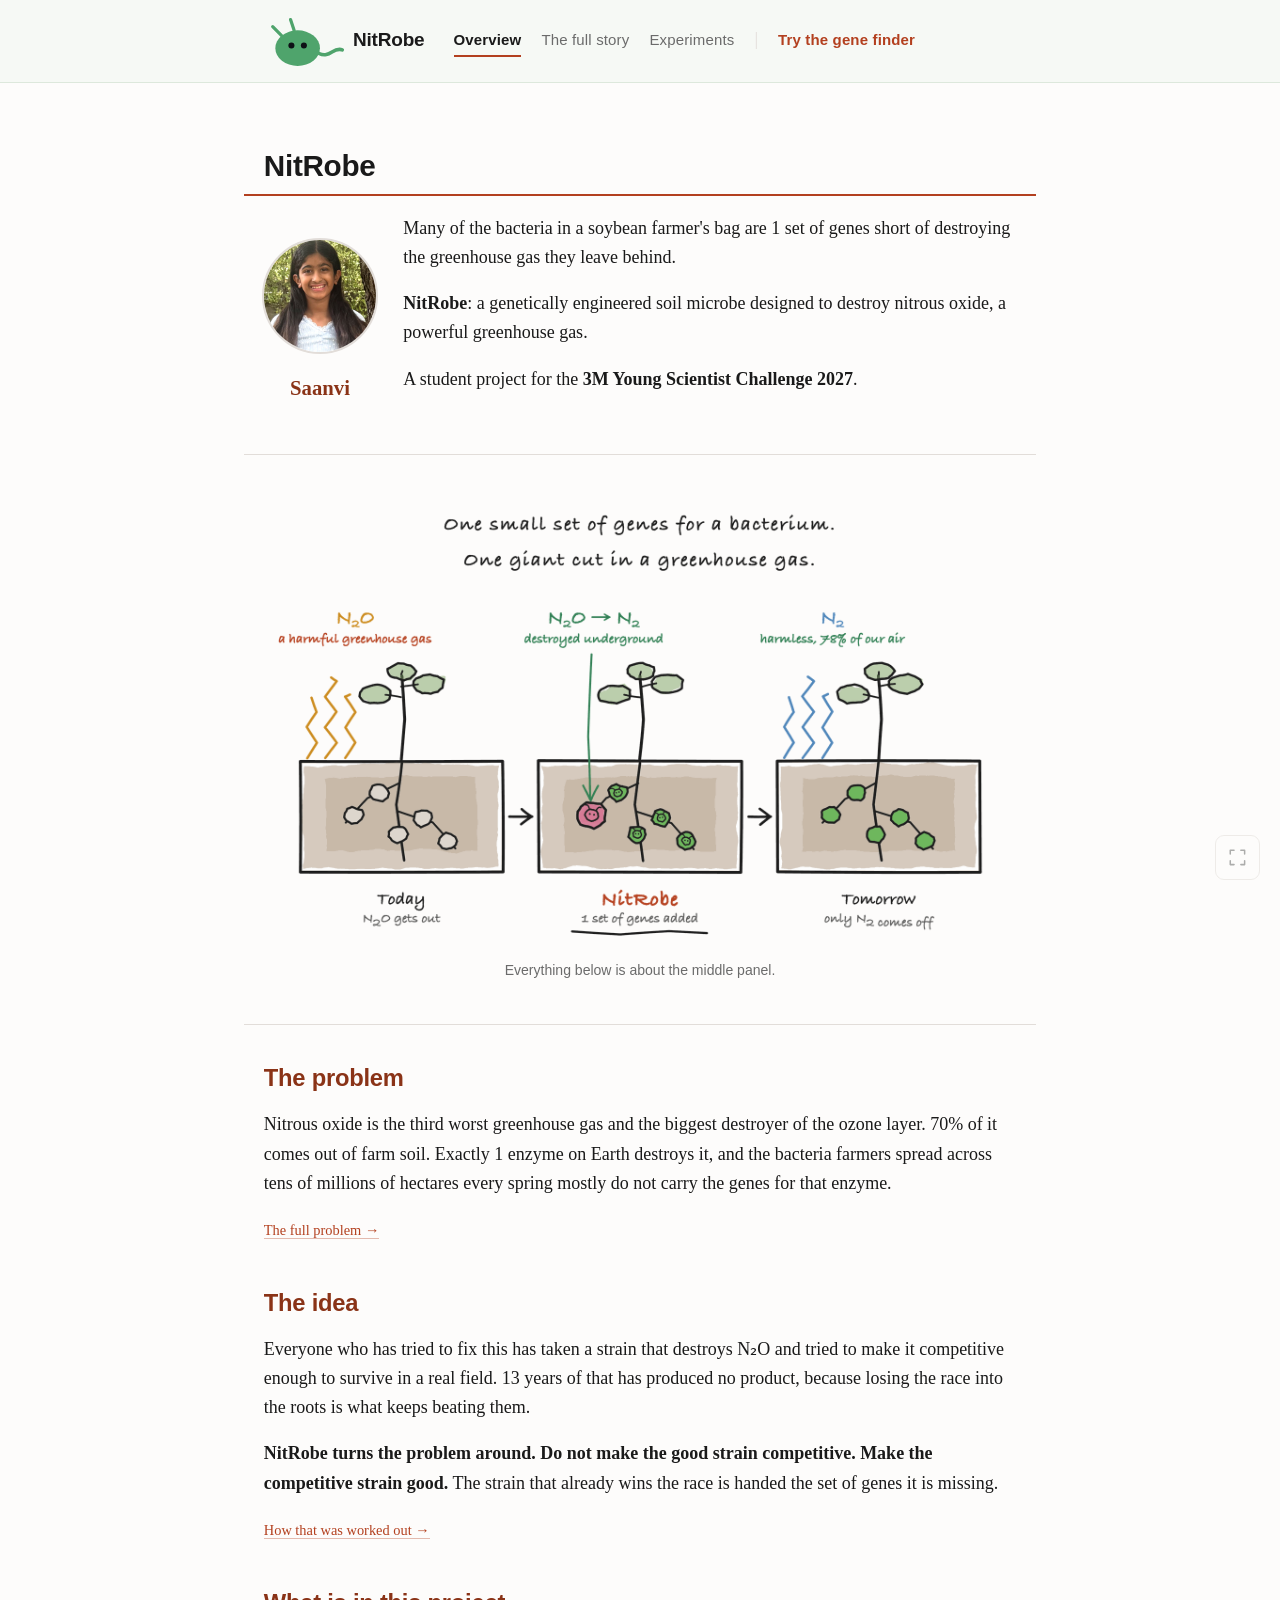
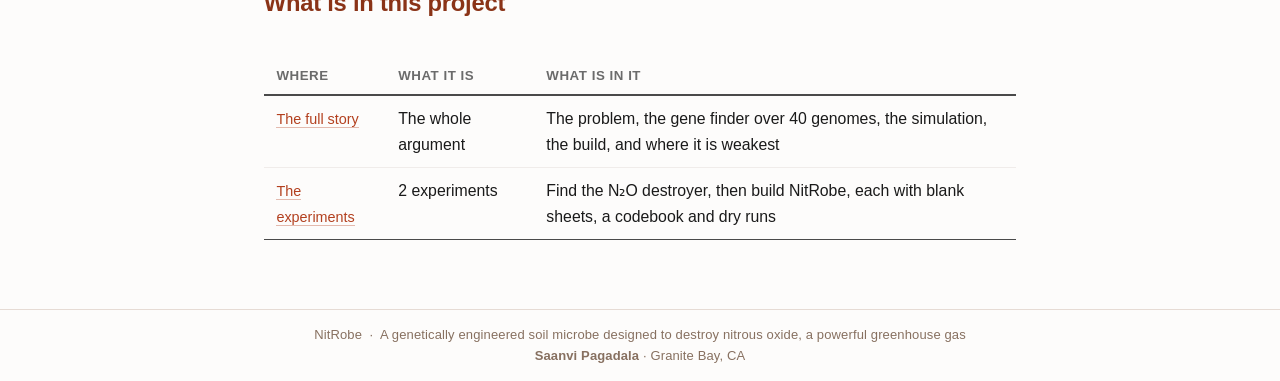
<file: index.html>
<!doctype html>
<html lang="en"><head><meta charset="utf-8">
<meta name="viewport" content="width=device-width, initial-scale=1">
<title>NitRobe</title>
<meta name="description" content="A soil microbe engineered to destroy nitrous oxide, the 3rd worst greenhouse gas. 70% of it comes off farm soil.">
<link rel="canonical" href="https://saanvipagadala.github.io/NitRobe/">
<meta property="og:type" content="website">
<meta property="og:site_name" content="NitRobe">
<meta property="og:title" content="NitRobe">
<meta property="og:description" content="A soil microbe engineered to destroy nitrous oxide, the 3rd worst greenhouse gas. 70% of it comes off farm soil.">
<meta property="og:url" content="https://saanvipagadala.github.io/NitRobe/">
<meta property="og:image" content="https://saanvipagadala.github.io/NitRobe/og-image.png">
<meta property="og:image:width" content="1200">
<meta property="og:image:height" content="630">
<meta property="og:image:alt" content="NitRobe, a soil microbe engineered to destroy a greenhouse gas">
<meta name="twitter:card" content="summary_large_image">
<meta name="twitter:title" content="NitRobe">
<meta name="twitter:description" content="A soil microbe engineered to destroy nitrous oxide, the 3rd worst greenhouse gas. 70% of it comes off farm soil.">
<meta name="twitter:image" content="https://saanvipagadala.github.io/NitRobe/og-image.png">
<meta name="theme-color" content="#4fa46c">
<link rel="icon" type="image/svg+xml" href="nitrobe.svg">
<link rel="apple-touch-icon" href="apple-touch-icon.png">
<link rel="stylesheet" href="site.css">
<style>
  /* The bar across the top. The mark's own green at about 4% over the page:
     enough that the bar reads as its own surface when the text scrolls under
     it, not enough to compete with anything on the page. MarsWorm does the
     same thing with its rust. */
  :root { --bar: #f6f9f5; --bar-rule: #dde8dc; }
  body { background: var(--bg); }
  main { margin: 0; padding: 1.4rem 0 0; }
  /* The header, in the shape the public MarsWorm pages use: sticky, the mark
     on the left, and the page it is on underlined in the accent. The links
     stay centred, which is where this site has always had them. */
  h1 { margin-bottom: 1rem; }
  h2 { margin-top: 2.2rem; font-size: 1.32rem; }
  /* Anything a fragment can land on has to clear the sticky bar, or the
     thing being linked to sits behind it. The vendored stylesheet does
     this for headings; folds and figures need it too, and an h2 rule
     here would otherwise override the vendored one. */
  main [id], main details, main summary {
    scroll-margin-top: calc(var(--nav-h) + 1.4rem); }
  h3 { font-size: 1.1rem; }
  hr { border: 0; border-top: 1px solid var(--rule); margin: 2.4rem 0 0; }
  hr + h2 { margin-top: 1.9rem; }

  /* The link that hands a line of writing off to a longer page. Set the way
     the gene finder sets "See how it was built": the accent, no extra
     weight, a hairline of the accent under it, and the size of a note
     rather than of the prose around it. 0.8rem is 14.4px here, which is
     that 14.5px. */
  a.more { font-size: .8rem; font-weight: 400;
           border-bottom-color: rgba(179, 64, 31, .35); }
  a.more:hover { color: var(--ink);
                 border-bottom-color: rgba(26, 26, 26, .4); }

  .tablewrap { overflow-x: auto; }
  .tablewrap > table { width: 100%; margin: 1.2rem 0 1.6rem; }
  table { font-size: .88rem; }
  th { font-family: var(--sans); font-size: .74rem; letter-spacing: .04em;
       text-transform: uppercase; color: var(--ink-3); font-weight: 600; }

  /* The caveats. Every one of these is somewhere the project admits a limit,
     so they are set apart rather than buried in a paragraph. */
  blockquote { border-left: 3px solid var(--accent); padding: .1rem 0 .1rem 1.1rem;
               margin: 1.4rem 0; color: var(--ink); }
  blockquote h3 { margin: .3rem 0; font-size: 1.28rem; color: var(--accent-2);
                  border: 0; padding: 0; }

  /* The experiments index, matching labs.html on the public site. The title
     is a plain link, what the experiment involves sits under it in the same
     size, and the paperwork links keep to one line so the rows line up. */
  .labs td:first-child { white-space: nowrap; width: 1%; }
  .labs td:last-child { white-space: nowrap; }
  /* The paperwork links are a footnote to the row, not part of it, so they
     are set at the size the finder uses for the same kind of link. 0.8rem is
     14.4px here, which is that 14.5px. */
  .labs td:last-child { font-size: .8rem; }
  .labs td:last-child a { display: inline-block; }
  .labs td:last-child a + a { margin-left: .7rem; }
  .labs .ask { display: block; color: var(--ink-2); margin-top: .15rem; }

  img { max-width: 100%; height: auto; background: #fff;
        border: 1px solid var(--rule-2); border-radius: 3px; margin: 1rem 0; }
  /* The drawings, presented the way the public MarsWorm pages present
     theirs. They are transparent on purpose, so they take the colour of the
     page: a white box and a border behind one shows as a pale block. */
  .fig { margin: 2rem auto; }
  .fig img { display: block; max-width: 100%; height: auto; margin: 0 auto;
             background: none; border: 0; }
  .fig figcaption { margin: .6rem auto 0; max-width: 40rem; text-align: center;
                    font-family: var(--sans); font-size: .78rem;
                    line-height: 1.5; color: var(--ink-3); }
  /* A drawing squeezed into the text column is a picture of some writing
     rather than writing. So it keeps its size and the figure scrolls
     sideways, which is what the tables on this site already do. */
  /* A drawing is allowed past the text measure, because an experiment
     squeezed into 44rem stops being readable. */
  /* Only once the window itself is narrower than the drawing does the figure
     scroll instead of shrinking past the point of being read, which is what
     the tables on this site already do. */
  @media (max-width: 62rem) {
    .fig.wide { overflow-x: auto; }
    .fig.wide img { min-width: 900px; }
  }
  /* The caption lives inside the box that scrolls, so centring it on a narrow
     screen would centre it against the drawing's full width and push it out
     of sight. Pinned to the left of the scrollport, it stays visible. */
  @media (max-width: 62rem) {
    .fig.wide figcaption { position: sticky; left: 0;
                           width: min(40rem, 92vw); margin: .6rem 0 0; }
  }
  small { color: var(--ink-3); }

  /* The folds. site.css styles these under .page, which this site does not
     use, so the same look is set out here: a quiet offer with a rule down its
     left side and a triangle that turns when it opens. */
  main > details { margin: .5rem auto 1.1rem;
                   border-left: 2px solid var(--rule); padding-top: .1rem; }
  main > details > summary { cursor: pointer; list-style: none;
                             font-family: var(--sans); font-size: .92rem;
                             font-weight: 600; color: var(--ink-2);
                             padding: .35rem 0 .35rem 1.2rem;
                             margin-left: -1.2rem; }
  main > details > summary::-webkit-details-marker { display: none; }
  main > details > summary::before { content: "▸"; display: inline-block;
                                     width: 1rem; color: var(--accent);
                                     transition: transform .15s; }
  main > details[open] > summary::before { transform: rotate(90deg); }
  main > details > summary:hover { color: var(--accent); }

  /* An open fold is an answer being read, and the page around it is a list of
     questions being scanned. So it stops looking like the list: it sits on
     its own tint, its rule turns the accent colour, and the type comes up a
     touch with more air between the lines. */
  main > details[open] { background: var(--bg-2);
                         border-left-color: var(--accent);
                         border-radius: 0 3px 3px 0;
                         margin-bottom: 1.6rem; padding-bottom: .4rem; }
  main > details[open] > summary { color: var(--ink);
                                   border-bottom: 1px solid var(--rule);
                                   margin-bottom: .5rem; }
  main > details[open] > *:not(summary) { font-size: 1.02rem;
                                          line-height: 1.72; }
  /* The padding on the fold's own children replaces what main > * gives to
     everything else, so text inside a fold lines up with text outside it. */
  main > details > *:not(summary) { padding-left: 1.2rem; }
  main > details[open] > *:not(summary) { padding-right: 1.2rem; }
  /* A call-out inside an open fold. Outside a fold it stands out by sitting
     on a tint; inside one the fold is already tinted, so the tint would
     vanish. It stands on the page's own background instead, which is the
     lighter of the 2, and keeps its accent rule. */
  main > details[open] blockquote { background: var(--bg);
                                    border-left-width: 3px;
                                    border-radius: 0 3px 3px 0;
                                    padding: .55rem 1rem .55rem 1.1rem;
                                    margin: 1.2rem 0; }

  /* Last, on purpose. Main spans the window and every child is held to the
     text measure, which is what lets a drawing sit wider than the text
     without a scrollbar. It comes after the rules above because several of
     them set a side margin of 0, and a rule or a quote pushed to the window
     edge is what that looked like. */
  main > * { max-width: var(--col); margin-left: auto; margin-right: auto;
             padding-left: clamp(1rem, 5vw, 1.1rem);
             padding-right: clamp(1rem, 5vw, 1.1rem); }
  /* A plain figure keeps to the text column. Only a wide one is
     allowed past it, which is how the public pages split them. */
  /* The footer is 2 short lines, so it is set as 2 short lines: half the gap
     above it, tighter padding, and the 2 lines closer together than ordinary
     paragraphs. The fullscreen button keeps the corner it has on the public
     pages, 1.1rem in from the edges. */
  .foot { margin-top: 2.2rem; padding-top: .9rem; padding-bottom: .9rem; }
  .foot p { margin-bottom: .15rem; }
  .foot .who { margin-bottom: 0; }

  main > figure { max-width: var(--col); }
  main > figure.wide { max-width: 62rem; }
  main > .tablewrap { max-width: var(--col); }
  /* site.css holds the hero to 40rem, and on the public pages a
     class-level rule widens it back to the column. Same here, or
     the portrait sits indented from the heading above it. */
  main > .hero { max-width: var(--col); }
</style></head><body>
<!-- The bar across the top of every page, and the footer under it.

     This is 1 file because the site is built 2 different ways. The writing is
     markdown run through pandoc; the gene finder is a standalone page built by
     work/dna_model/export_browser.py and copied in whole. Those 2 used to
     carry their own copies of the bar, and the copies drifted: different
     widths, different text sizes, a bar that slid sideways on a page with 1
     more link in it.

     Everything here is in pixels on purpose. site.css sets html to 18px and
     the finder runs at 16px, so the same rem value means 2 different sizes.
     Pixels are the only units that mean the same thing on both.

     build_site.py reads this file, fills in the 2 placeholders below, and
     puts it on both kinds of page. The placeholder names are deliberately not
     repeated in this comment: the fill-in is a plain string replace, so a
     placeholder written here would be replaced here too, and a bar full of
     links would end up inside an HTML comment. -->
<style>
.sitebar { position: sticky; top: 0; z-index: 50;
  background: #f6f9f5; border-bottom: 1px solid #dde8dc; }
/* The same width as the text column, and the same padding, so the mark starts
   exactly where the writing starts. Sized by the column rather than by its own
   contents, or the whole group shifts when a page has an extra link. */
.sitebar .inner { display: flex; align-items: center; gap: 11px 29px;
  width: 792px; max-width: 100%; margin: 0 auto;
  padding: 11px clamp(18px, 5vw, 0px); }
.sitebar .brand { display: flex; align-items: center; gap: 9px;
  color: #1a1a1a; text-decoration: none; border: 0; }
.sitebar .brand img { width: 82px; height: 60px; background: none; border: 0;
  margin: 0; }
.sitebar .brand b { font-family: "Helvetica Neue", Helvetica, Arial, sans-serif;
  font-size: 19px; line-height: 1.15; letter-spacing: -.01em; }
.sitebar .links { display: flex; flex-wrap: wrap; gap: 6px 20px; }
.sitebar .links a { font-family: "Helvetica Neue", Helvetica, Arial, sans-serif;
  font-size: 15px; letter-spacing: .01em; color: #6b6b6b;
  text-decoration: none; border: 0; padding: 3px 0; white-space: nowrap; }
.sitebar .links a:hover { color: #b3401f; }
.sitebar .links .sep { color: #e2ddd9; user-select: none; }
.sitebar .links a.tool { color: #b3401f; font-weight: 600; }
.sitebar .links a.here { color: #1a1a1a; font-weight: 600;
  border-bottom: 2px solid #b3401f; }
@media (max-width: 830px) { .sitebar .brand img { width: 44px; height: 29px; } }

/* The same numbers the MarsWorm site uses: 0.9rem of padding top and bottom
   rather than 1.4 and 3, and the 2 lines close together. The old values left
   a hand's width of nothing under the writing. */
.sitefoot { margin-top: 40px; padding: 16px clamp(18px, 5vw, 54px);
  border-top: 1px solid #e6dbd4; text-align: center; }
.sitefoot p { font-family: "Helvetica Neue", Helvetica, Arial, sans-serif;
  margin: 0 auto 3px; font-size: 13px; color: #877060; letter-spacing: .01em;
  line-height: 1.4; }
.sitefoot p:last-child { margin-bottom: 0; }
.sitefoot b { color: #877060; font-weight: 700; }
</style>
<nav class="sitebar"><div class="inner">
<a class="brand" href="index.html"><img src="nitrobe.svg" alt="">
<span class="wordmark"><b>NitRobe</b></span></a>
<div class="links"><a class="here" href="index.html">Overview</a><a class="" href="end-to-end.html">The full story</a><a class="" href="experiments/index.html">Experiments</a><span class="sep" aria-hidden="true">|</span><a class="tool" href="finder/index.html">Try the gene finder</a></div></div></nav>

<main class="">
<h1 id="nitrobe">NitRobe</h1>
<div class="hero">
<figure class="portrait">
<img src="images/saanvi.jpg" alt="Saanvi" />
<figcaption>Saanvi</figcaption>
</figure>
<div>
<p>Many of the bacteria in a soybean farmer's bag are 1 set of genes short of
destroying the greenhouse gas they leave behind.</p>
<p><strong>NitRobe</strong>: a genetically engineered soil microbe designed
to destroy nitrous oxide, a powerful greenhouse gas.</p>
<p>A student project for the <strong>3M Young Scientist Challenge
2027</strong>.</p>
</div>
</div>

<hr />
<figure class="fig"><img src="work/opening/results/the_whole_idea.png" alt="The whole idea in 3 panels"><figcaption>Everything below is about the middle panel.</figcaption></figure>
<hr />
<h2 id="the-problem">The problem</h2>
<p>Nitrous oxide is the third worst greenhouse gas and the biggest
destroyer of the ozone layer. 70% of it comes out of farm soil. Exactly
1 enzyme on Earth destroys it, and the bacteria farmers spread across
tens of millions of hectares every spring mostly do not carry the genes
for that enzyme.</p>
<p><a class="more" href="end-to-end.html#the-problem">The full problem
→</a></p>
<h2 id="the-idea">The idea</h2>
<p>Everyone who has tried to fix this has taken a strain that destroys
N₂O and tried to make it competitive enough to survive in a real field.
13 years of that has produced no product, because losing the race into
the roots is what keeps beating them.</p>
<p><strong>NitRobe turns the problem around. Do not make the good strain
competitive. Make the competitive strain good.</strong> The strain that
already wins the race is handed the set of genes it is missing.</p>
<p><a class="more" href="end-to-end.html#give-the-winner-the-genes">How
that was worked out →</a></p>
<h2 id="what-is-in-this-project">What is in this project</h2>
<div class="tablewrap"><table>
<thead>
<tr>
<th>Where</th>
<th>What it is</th>
<th>What is in it</th>
</tr>
</thead>
<tbody>
<tr>
<td><a class="more" href="end-to-end.html">The full story</a></td>
<td>The whole argument</td>
<td>The problem, the gene finder over 40 genomes, the simulation, the
build, and where it is weakest</td>
</tr>
<tr>
<td><a class="more" href="experiments/index.html">The
experiments</a></td>
<td>2 experiments</td>
<td>Find the N₂O destroyer, then build NitRobe, each with blank sheets,
a codebook and dry runs</td>
</tr>
</tbody>
</table></div>

</main>
<!-- The 2 lines every page ends on. Styled by assets/sitebar.html, which
     every page that uses this also carries. -->
<footer class="sitefoot">
<p>NitRobe &nbsp;&middot;&nbsp; A genetically engineered soil microbe designed
to destroy nitrous oxide, a powerful greenhouse gas</p>
<p><b>Saanvi Pagadala</b> &middot; Granite Bay, CA</p>
</footer>

<script>
window.wireFolds = function () {
  var folds = document.querySelectorAll("details");

  // 1 fold open at a time. Opening any other one closes it, so the page
  // never grows into a wall of text while somebody is reading it.
  folds.forEach(function (d) {
    d.addEventListener("toggle", function () {
      if (!d.open) return;
      // Closing a fold higher up the page pulls everything below it upwards,
      // so the question somebody just clicked would jump away from the
      // cursor. Measure where it sits, close the others, then scroll by the
      // difference so it stays exactly where it was.
      var head = d.querySelector("summary");
      var before = head.getBoundingClientRect().top;
      folds.forEach(function (o) { if (o !== d) o.open = false; });
      var after = head.getBoundingClientRect().top;
      if (after !== before) scrollBy(0, after - before);
    });
  });

  // A link to a closed fold lands the reader on a 1 line summary and nothing
  // else, so a fold the address bar points at opens itself. Runs on arrival
  // and again on every jump, including the back button.
  function reveal() {
    var id = location.hash.slice(1);
    if (!id) return;
    var el = document.getElementById(id);
    while (el) {
      if (el.tagName === "DETAILS") el.open = true;
      el = el.parentElement;
    }
    var t = document.getElementById(id);
    if (t) t.scrollIntoView();
  }
  addEventListener("hashchange", reveal);
  reveal();
};
wireFolds();
</script>
<!-- The fullscreen button, and the router that keeps fullscreen across links.
     Started as a copy of outreach/build/fullscreen.html so this submission
     travels on its own, and the router has since been rewritten: this site
     has pages of 2 different shapes, the writing and the gene finder, so the
     router swaps whole pages rather than 3 named parts. -->

<!-- Fullscreen, the way a video player offers it: a quiet corner button that
     gets the browser's own furniture out of the way for reading. Written by
     script rather than sitting in the markup, because a browser that cannot
     do it should not be offered it. Desktop only: an iPhone has no fullscreen
     for a page, and on a tablet the button would sit under a thumb. -->
<script>
(function () {
  var root = document.documentElement;
  if (!(root.requestFullscreen || root.webkitRequestFullscreen)) return;
  if ('ontouchstart' in window) return;
  // Every page carries this file, so a swapped-in page runs it again. The
  // button and its listeners are already here; nothing to do.
  if (window.__fsButton) return;
  window.__fsButton = true;

  var EXPAND = '<path d="M3 8V3h5M17 3h5v5M22 17v5h-5M8 22H3v-5"/>';
  var SHRINK = '<path d="M8 3v5H3M22 8h-5V3M17 22v-5h5M3 17h5v5"/>';

  var btn = document.createElement('button');
  btn.className = 'fs';
  btn.type = 'button';
  document.body.appendChild(btn);

  function on() {
    return !!(document.fullscreenElement || document.webkitFullscreenElement);
  }
  function paint() {
    var label = on() ? 'Leave fullscreen' : 'Read fullscreen';
    btn.setAttribute('aria-label', label);
    btn.title = label + '  (F)';
    btn.innerHTML = '<svg viewBox="0 0 25 25" aria-hidden="true">' +
                    (on() ? SHRINK : EXPAND) + '</svg>';
  }
  function toggle() {
    if (on()) {
      (document.exitFullscreen || document.webkitExitFullscreen).call(document);
    } else {
      (root.requestFullscreen || root.webkitRequestFullscreen).call(root);
    }
  }

  btn.addEventListener('click', toggle);
  document.addEventListener('fullscreenchange', paint);
  document.addEventListener('webkitfullscreenchange', paint);
  // The same shortcut a video player uses, but never while something is being
  // typed into, and never on top of a browser shortcut.
  addEventListener('keydown', function (e) {
    if (e.key !== 'f' && e.key !== 'F') return;
    if (e.metaKey || e.ctrlKey || e.altKey) return;
    var t = e.target;
    if (t && (t.isContentEditable ||
              /^(INPUT|TEXTAREA|SELECT)$/.test(t.tagName))) return;
    e.preventDefault();
    toggle();
  });
  paint();
})();
</script>

<!-- Fullscreen belongs to a document, so following an ordinary link drops out
     of it, and the new page cannot ask to go back in: a browser only grants
     fullscreen on a click, and a fresh document has no click behind it.

     So while fullscreen is on, and only then, a click on a link to another
     page of this site fetches that page and puts it in place of this one
     rather than navigating. The document never changes, so fullscreen never
     ends. Outside fullscreen nothing here runs at all and every link is an
     ordinary link, which is what keeps this plain static HTML for anyone
     reading it normally, and what makes the failure of any of it harmless.

     What gets swapped is the whole body, not a list of named parts. The
     writing pages and the gene finder are built by 2 different programs and
     share no layout, and the finder is a working app: it needs its own
     stylesheet, its own scripts and its own startup, not just its markup.
     Swapping everything is the only thing that covers both. -->
<script>
(function () {
  if (window.__fsRouter) return;            // a swapped-in page ran this again
  window.__fsRouter = true;

  // The bar across the top, under either of the names the 2 builds give it.
  var NAV = '.sitebar, .topbar, .nav';
  // The head is only ever asked for what styles a page and what marks it.
  // The icon is in here because the pages sit at different depths and each
  // one points at the mark its own way; left alone it asks for a file that
  // is not there.
  var SKIN = 'link[rel="stylesheet"], link[rel="icon"], style';
  // Scripts already fetched once. The finder's model is megabytes; walking
  // back into it should not download it a second time.
  var fetched = {};
  [].forEach.call(document.scripts, function (s) {
    if (s.src) fetched[s.src] = true;
  });

  function full() {
    return !!(document.fullscreenElement || document.webkitFullscreenElement);
  }

  // One script from the incoming page, put into this one so it runs. An
  // inline script is wrapped in a function so that running the same page
  // twice does not redeclare its variables; anything a page means to share
  // between its scripts it hangs on window, which still works.
  function run(src, text) {
    return new Promise(function (done) {
      if (src) {
        if (fetched[src]) return done();
        fetched[src] = true;
      }
      var s = document.createElement('script');
      if (src) {
        s.src = src;
        s.async = false;
        s.onload = s.onerror = done;
      } else {
        s.textContent = '(function(){' + text + '\n})();';
      }
      document.body.appendChild(s);
      if (!src) done();
    });
  }

  function settle(hash) {
    // The bar's height and the landing on a #section are both worked out on
    // load; a swapped-in page has to have them worked out again.
    var nav = document.querySelector(NAV);
    if (nav) {
      document.documentElement.style.setProperty(
        '--nav-h', nav.getBoundingClientRect().height + 'px');
    }
    var el = hash && document.getElementById(decodeURIComponent(hash.slice(1)));
    // Nothing animates: the stylesheet asks for no smooth scrolling, so these
    // arrive at once rather than gliding and being interrupted.
    if (el) el.scrollIntoView(true);
    else scrollTo(0, 0);
  }

  // A parsed page is not attached to anything, so its hrefs resolve against
  // the page that parsed it rather than against the page they came from.
  // Every address out of one is worked out by hand, against where it lives.
  function at(node, attr, url) {
    var v = node.getAttribute(attr);
    return v === null ? null : new URL(v, url).href;
  }

  function skin(doc, url) {
    // What styles a page is swapped like everything else, because the finder
    // carries its own sizes and the writing pages carry theirs. A stylesheet
    // both pages want is left alone rather than removed and re-added, which
    // would flash the page unstyled.
    var want = {}, have = {};
    [].forEach.call(doc.head.querySelectorAll(SKIN), function (n) {
      want[n.tagName === 'LINK' ? at(n, 'href', url) : n.textContent] = n;
    });
    [].forEach.call(document.head.querySelectorAll(SKIN), function (n) {
      var k = n.tagName === 'LINK' ? n.href : n.textContent;
      if (!want[k]) return n.remove();
      have[k] = true;
      if (n.tagName === 'LINK') n.setAttribute('href', k);
    });
    Object.keys(want).forEach(function (k) {
      if (have[k]) return;
      var n = document.importNode(want[k], true);
      // Written out in full. A stylesheet or an icon named the short way
      // means a different file on a page 1 folder down, and this one is
      // outliving the page it came from.
      if (n.tagName === 'LINK') n.setAttribute('href', k);
      document.head.appendChild(n);
    });
  }

  function swap(url, push) {
    return fetch(url.href).then(function (r) {
      if (!r.ok) throw 0;
      return r.text();
    }).then(function (text) {
      var doc = new DOMParser().parseFromString(text, 'text/html');
      if (!doc.body) throw 0;
      // The URL is changed first: every relative href and src in the incoming
      // markup is resolved against it, and the pages sit at different depths.
      if (push) history.pushState({}, '', url.href);
      skin(doc, url);
      document.title = doc.title;
      document.body.className = doc.body.className;

      // The scripts are held back and run afterwards, in order, against the
      // finished markup; the rest goes in as it is. The button is this
      // document's own and outlives the page under it.
      var scripts = [];
      var body = document.createDocumentFragment();
      [].forEach.call(doc.body.childNodes, function (n) {
        if (n.tagName === 'SCRIPT')
          scripts.push([at(n, 'src', url), n.textContent]);
        else body.appendChild(document.importNode(n, true));
      });
      var btn = document.querySelector('button.fs');
      document.body.textContent = '';
      document.body.appendChild(body);
      if (btn) document.body.appendChild(btn);

      return scripts.reduce(function (chain, s) {
        return chain.then(function () { return run(s[0], s[1]); });
      }, Promise.resolve()).then(function () { settle(url.hash); });
    }).catch(function () {
      location.href = url.href;              // give up quietly, navigate
    });
  }

  addEventListener('click', function (e) {
    if (!full() || e.defaultPrevented) return;
    if (e.metaKey || e.ctrlKey || e.shiftKey || e.altKey || e.button) return;
    var a = e.target.closest && e.target.closest('a');
    if (!a || a.target || a.hasAttribute('download')) return;
    var url = new URL(a.href, location.href);
    if (url.origin !== location.origin) return;
    // Only pages. A .csv or an image is a download or a viewer, and neither
    // is something to paste into this one.
    if (!/\.html$/.test(url.pathname)) return;
    // A link to the page already open. With a #section the browser just
    // scrolls, which is fine. Without one, as on the mark in the bar, it
    // reloads the page, and a reload is a new document: fullscreen ends.
    // So that one is done here instead, by going back to the top.
    if (url.pathname === location.pathname && url.search === location.search) {
      if (url.hash) return;
      e.preventDefault();
      if (location.hash) history.pushState({}, '', url.href);
      scrollTo(0, 0);
      return;
    }
    e.preventDefault();
    swap(url, true);
  });

  addEventListener('popstate', function () {
    if (full()) swap(new URL(location.href), false);
  });
})();
</script>

</body></html>
</file>
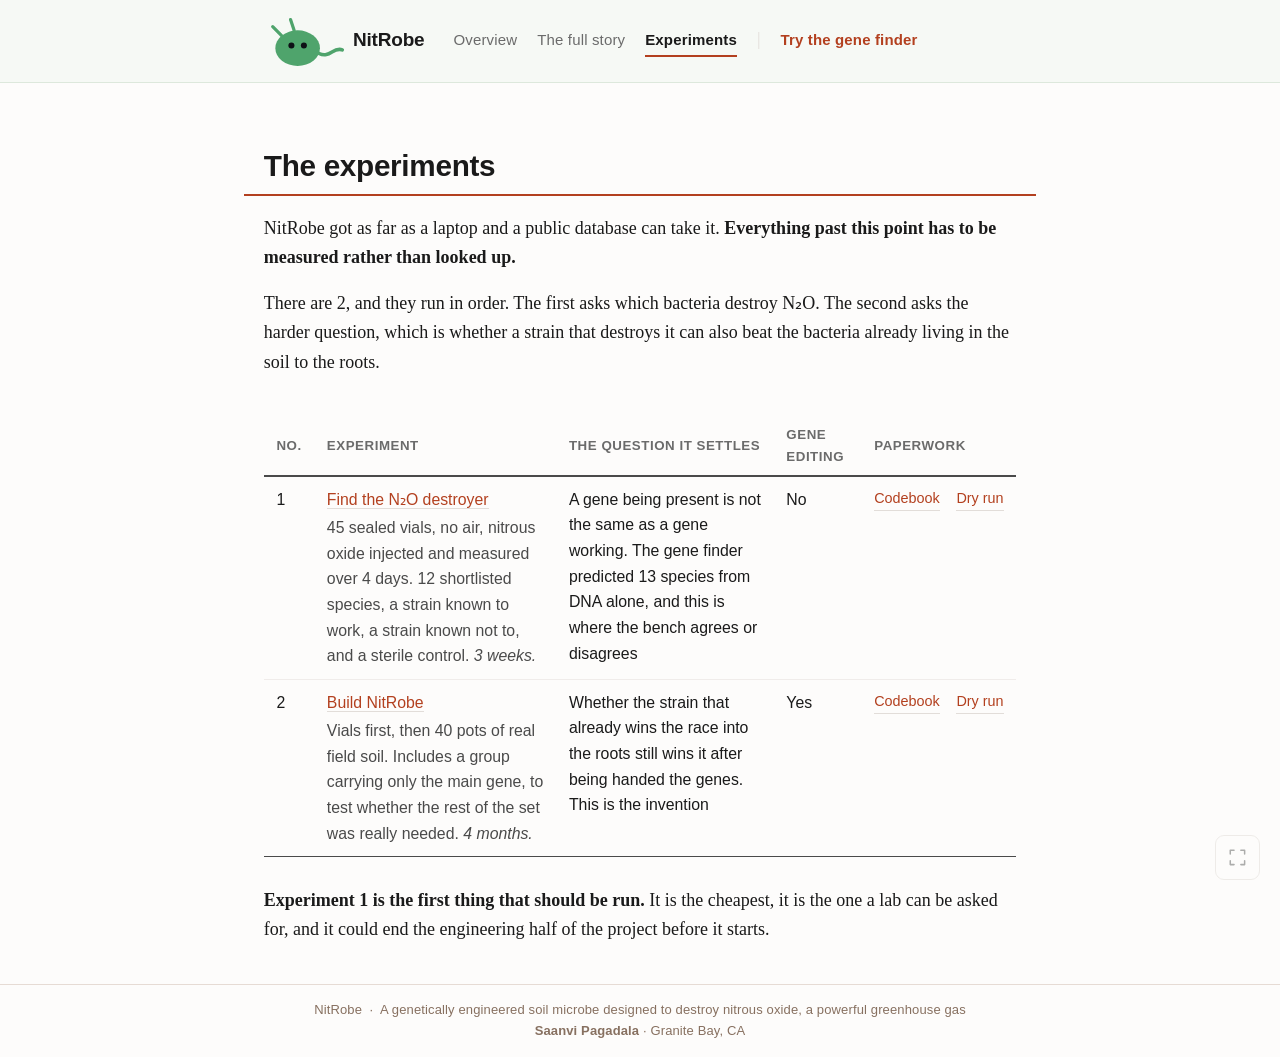
<file: experiments/index.html>
<!doctype html>
<html lang="en"><head><meta charset="utf-8">
<meta name="viewport" content="width=device-width, initial-scale=1">
<title>The experiments</title>
<meta name="description" content="2 experiments: find the N₂O destroyer, then build NitRobe, each with blank sheets, a codebook and dry runs.">
<link rel="canonical" href="https://saanvipagadala.github.io/NitRobe/experiments/index.html">
<meta property="og:type" content="website">
<meta property="og:site_name" content="NitRobe">
<meta property="og:title" content="NitRobe, the experiments">
<meta property="og:description" content="2 experiments: find the N₂O destroyer, then build NitRobe, each with blank sheets, a codebook and dry runs.">
<meta property="og:url" content="https://saanvipagadala.github.io/NitRobe/experiments/index.html">
<meta property="og:image" content="https://saanvipagadala.github.io/NitRobe/og-image.png">
<meta property="og:image:width" content="1200">
<meta property="og:image:height" content="630">
<meta property="og:image:alt" content="NitRobe, a soil microbe engineered to destroy a greenhouse gas">
<meta name="twitter:card" content="summary_large_image">
<meta name="twitter:title" content="NitRobe, the experiments">
<meta name="twitter:description" content="2 experiments: find the N₂O destroyer, then build NitRobe, each with blank sheets, a codebook and dry runs.">
<meta name="twitter:image" content="https://saanvipagadala.github.io/NitRobe/og-image.png">
<meta name="theme-color" content="#4fa46c">
<link rel="icon" type="image/svg+xml" href="../nitrobe.svg">
<link rel="apple-touch-icon" href="../apple-touch-icon.png">
<link rel="stylesheet" href="../site.css">
<style>
  /* The bar across the top. The mark's own green at about 4% over the page:
     enough that the bar reads as its own surface when the text scrolls under
     it, not enough to compete with anything on the page. MarsWorm does the
     same thing with its rust. */
  :root { --bar: #f6f9f5; --bar-rule: #dde8dc; }
  body { background: var(--bg); }
  main { margin: 0; padding: 1.4rem 0 0; }
  /* The header, in the shape the public MarsWorm pages use: sticky, the mark
     on the left, and the page it is on underlined in the accent. The links
     stay centred, which is where this site has always had them. */
  h1 { margin-bottom: 1rem; }
  h2 { margin-top: 2.2rem; font-size: 1.32rem; }
  /* Anything a fragment can land on has to clear the sticky bar, or the
     thing being linked to sits behind it. The vendored stylesheet does
     this for headings; folds and figures need it too, and an h2 rule
     here would otherwise override the vendored one. */
  main [id], main details, main summary {
    scroll-margin-top: calc(var(--nav-h) + 1.4rem); }
  h3 { font-size: 1.1rem; }
  hr { border: 0; border-top: 1px solid var(--rule); margin: 2.4rem 0 0; }
  hr + h2 { margin-top: 1.9rem; }

  /* The link that hands a line of writing off to a longer page. Set the way
     the gene finder sets "See how it was built": the accent, no extra
     weight, a hairline of the accent under it, and the size of a note
     rather than of the prose around it. 0.8rem is 14.4px here, which is
     that 14.5px. */
  a.more { font-size: .8rem; font-weight: 400;
           border-bottom-color: rgba(179, 64, 31, .35); }
  a.more:hover { color: var(--ink);
                 border-bottom-color: rgba(26, 26, 26, .4); }

  .tablewrap { overflow-x: auto; }
  .tablewrap > table { width: 100%; margin: 1.2rem 0 1.6rem; }
  table { font-size: .88rem; }
  th { font-family: var(--sans); font-size: .74rem; letter-spacing: .04em;
       text-transform: uppercase; color: var(--ink-3); font-weight: 600; }

  /* The caveats. Every one of these is somewhere the project admits a limit,
     so they are set apart rather than buried in a paragraph. */
  blockquote { border-left: 3px solid var(--accent); padding: .1rem 0 .1rem 1.1rem;
               margin: 1.4rem 0; color: var(--ink); }
  blockquote h3 { margin: .3rem 0; font-size: 1.28rem; color: var(--accent-2);
                  border: 0; padding: 0; }

  /* The experiments index, matching labs.html on the public site. The title
     is a plain link, what the experiment involves sits under it in the same
     size, and the paperwork links keep to one line so the rows line up. */
  .labs td:first-child { white-space: nowrap; width: 1%; }
  .labs td:last-child { white-space: nowrap; }
  /* The paperwork links are a footnote to the row, not part of it, so they
     are set at the size the finder uses for the same kind of link. 0.8rem is
     14.4px here, which is that 14.5px. */
  .labs td:last-child { font-size: .8rem; }
  .labs td:last-child a { display: inline-block; }
  .labs td:last-child a + a { margin-left: .7rem; }
  .labs .ask { display: block; color: var(--ink-2); margin-top: .15rem; }

  img { max-width: 100%; height: auto; background: #fff;
        border: 1px solid var(--rule-2); border-radius: 3px; margin: 1rem 0; }
  /* The drawings, presented the way the public MarsWorm pages present
     theirs. They are transparent on purpose, so they take the colour of the
     page: a white box and a border behind one shows as a pale block. */
  .fig { margin: 2rem auto; }
  .fig img { display: block; max-width: 100%; height: auto; margin: 0 auto;
             background: none; border: 0; }
  .fig figcaption { margin: .6rem auto 0; max-width: 40rem; text-align: center;
                    font-family: var(--sans); font-size: .78rem;
                    line-height: 1.5; color: var(--ink-3); }
  /* A drawing squeezed into the text column is a picture of some writing
     rather than writing. So it keeps its size and the figure scrolls
     sideways, which is what the tables on this site already do. */
  /* A drawing is allowed past the text measure, because an experiment
     squeezed into 44rem stops being readable. */
  /* Only once the window itself is narrower than the drawing does the figure
     scroll instead of shrinking past the point of being read, which is what
     the tables on this site already do. */
  @media (max-width: 62rem) {
    .fig.wide { overflow-x: auto; }
    .fig.wide img { min-width: 900px; }
  }
  /* The caption lives inside the box that scrolls, so centring it on a narrow
     screen would centre it against the drawing's full width and push it out
     of sight. Pinned to the left of the scrollport, it stays visible. */
  @media (max-width: 62rem) {
    .fig.wide figcaption { position: sticky; left: 0;
                           width: min(40rem, 92vw); margin: .6rem 0 0; }
  }
  small { color: var(--ink-3); }

  /* The folds. site.css styles these under .page, which this site does not
     use, so the same look is set out here: a quiet offer with a rule down its
     left side and a triangle that turns when it opens. */
  main > details { margin: .5rem auto 1.1rem;
                   border-left: 2px solid var(--rule); padding-top: .1rem; }
  main > details > summary { cursor: pointer; list-style: none;
                             font-family: var(--sans); font-size: .92rem;
                             font-weight: 600; color: var(--ink-2);
                             padding: .35rem 0 .35rem 1.2rem;
                             margin-left: -1.2rem; }
  main > details > summary::-webkit-details-marker { display: none; }
  main > details > summary::before { content: "▸"; display: inline-block;
                                     width: 1rem; color: var(--accent);
                                     transition: transform .15s; }
  main > details[open] > summary::before { transform: rotate(90deg); }
  main > details > summary:hover { color: var(--accent); }

  /* An open fold is an answer being read, and the page around it is a list of
     questions being scanned. So it stops looking like the list: it sits on
     its own tint, its rule turns the accent colour, and the type comes up a
     touch with more air between the lines. */
  main > details[open] { background: var(--bg-2);
                         border-left-color: var(--accent);
                         border-radius: 0 3px 3px 0;
                         margin-bottom: 1.6rem; padding-bottom: .4rem; }
  main > details[open] > summary { color: var(--ink);
                                   border-bottom: 1px solid var(--rule);
                                   margin-bottom: .5rem; }
  main > details[open] > *:not(summary) { font-size: 1.02rem;
                                          line-height: 1.72; }
  /* The padding on the fold's own children replaces what main > * gives to
     everything else, so text inside a fold lines up with text outside it. */
  main > details > *:not(summary) { padding-left: 1.2rem; }
  main > details[open] > *:not(summary) { padding-right: 1.2rem; }
  /* A call-out inside an open fold. Outside a fold it stands out by sitting
     on a tint; inside one the fold is already tinted, so the tint would
     vanish. It stands on the page's own background instead, which is the
     lighter of the 2, and keeps its accent rule. */
  main > details[open] blockquote { background: var(--bg);
                                    border-left-width: 3px;
                                    border-radius: 0 3px 3px 0;
                                    padding: .55rem 1rem .55rem 1.1rem;
                                    margin: 1.2rem 0; }

  /* Last, on purpose. Main spans the window and every child is held to the
     text measure, which is what lets a drawing sit wider than the text
     without a scrollbar. It comes after the rules above because several of
     them set a side margin of 0, and a rule or a quote pushed to the window
     edge is what that looked like. */
  main > * { max-width: var(--col); margin-left: auto; margin-right: auto;
             padding-left: clamp(1rem, 5vw, 1.1rem);
             padding-right: clamp(1rem, 5vw, 1.1rem); }
  /* A plain figure keeps to the text column. Only a wide one is
     allowed past it, which is how the public pages split them. */
  /* The footer is 2 short lines, so it is set as 2 short lines: half the gap
     above it, tighter padding, and the 2 lines closer together than ordinary
     paragraphs. The fullscreen button keeps the corner it has on the public
     pages, 1.1rem in from the edges. */
  .foot { margin-top: 2.2rem; padding-top: .9rem; padding-bottom: .9rem; }
  .foot p { margin-bottom: .15rem; }
  .foot .who { margin-bottom: 0; }

  main > figure { max-width: var(--col); }
  main > figure.wide { max-width: 62rem; }
  main > .tablewrap { max-width: var(--col); }
  /* site.css holds the hero to 40rem, and on the public pages a
     class-level rule widens it back to the column. Same here, or
     the portrait sits indented from the heading above it. */
  main > .hero { max-width: var(--col); }
</style></head><body>
<!-- The bar across the top of every page, and the footer under it.

     This is 1 file because the site is built 2 different ways. The writing is
     markdown run through pandoc; the gene finder is a standalone page built by
     work/dna_model/export_browser.py and copied in whole. Those 2 used to
     carry their own copies of the bar, and the copies drifted: different
     widths, different text sizes, a bar that slid sideways on a page with 1
     more link in it.

     Everything here is in pixels on purpose. site.css sets html to 18px and
     the finder runs at 16px, so the same rem value means 2 different sizes.
     Pixels are the only units that mean the same thing on both.

     build_site.py reads this file, fills in the 2 placeholders below, and
     puts it on both kinds of page. The placeholder names are deliberately not
     repeated in this comment: the fill-in is a plain string replace, so a
     placeholder written here would be replaced here too, and a bar full of
     links would end up inside an HTML comment. -->
<style>
.sitebar { position: sticky; top: 0; z-index: 50;
  background: #f6f9f5; border-bottom: 1px solid #dde8dc; }
/* The same width as the text column, and the same padding, so the mark starts
   exactly where the writing starts. Sized by the column rather than by its own
   contents, or the whole group shifts when a page has an extra link. */
.sitebar .inner { display: flex; align-items: center; gap: 11px 29px;
  width: 792px; max-width: 100%; margin: 0 auto;
  padding: 11px clamp(18px, 5vw, 0px); }
.sitebar .brand { display: flex; align-items: center; gap: 9px;
  color: #1a1a1a; text-decoration: none; border: 0; }
.sitebar .brand img { width: 82px; height: 60px; background: none; border: 0;
  margin: 0; }
.sitebar .brand b { font-family: "Helvetica Neue", Helvetica, Arial, sans-serif;
  font-size: 19px; line-height: 1.15; letter-spacing: -.01em; }
.sitebar .links { display: flex; flex-wrap: wrap; gap: 6px 20px; }
.sitebar .links a { font-family: "Helvetica Neue", Helvetica, Arial, sans-serif;
  font-size: 15px; letter-spacing: .01em; color: #6b6b6b;
  text-decoration: none; border: 0; padding: 3px 0; white-space: nowrap; }
.sitebar .links a:hover { color: #b3401f; }
.sitebar .links .sep { color: #e2ddd9; user-select: none; }
.sitebar .links a.tool { color: #b3401f; font-weight: 600; }
.sitebar .links a.here { color: #1a1a1a; font-weight: 600;
  border-bottom: 2px solid #b3401f; }
@media (max-width: 830px) { .sitebar .brand img { width: 44px; height: 29px; } }

/* The same numbers the MarsWorm site uses: 0.9rem of padding top and bottom
   rather than 1.4 and 3, and the 2 lines close together. The old values left
   a hand's width of nothing under the writing. */
.sitefoot { margin-top: 40px; padding: 16px clamp(18px, 5vw, 54px);
  border-top: 1px solid #e6dbd4; text-align: center; }
.sitefoot p { font-family: "Helvetica Neue", Helvetica, Arial, sans-serif;
  margin: 0 auto 3px; font-size: 13px; color: #877060; letter-spacing: .01em;
  line-height: 1.4; }
.sitefoot p:last-child { margin-bottom: 0; }
.sitefoot b { color: #877060; font-weight: 700; }
</style>
<nav class="sitebar"><div class="inner">
<a class="brand" href="../index.html"><img src="../nitrobe.svg" alt="">
<span class="wordmark"><b>NitRobe</b></span></a>
<div class="links"><a class="" href="../index.html">Overview</a><a class="" href="../end-to-end.html">The full story</a><a class="here" href="../experiments/index.html">Experiments</a><span class="sep" aria-hidden="true">|</span><a class="tool" href="../finder/index.html">Try the gene finder</a></div></div></nav>

<main class="labs">
<h1 id="the-experiments">The experiments</h1>
<p>NitRobe got as far as a laptop and a public database can take it.
<strong>Everything past this point has to be measured rather than looked
up.</strong></p>
<p>There are 2, and they run in order. The first asks which bacteria
destroy N₂O. The second asks the harder question, which is whether a
strain that destroys it can also beat the bacteria already living in the
soil to the roots.</p>
<div class="tablewrap"><table>
<thead>
<tr>
<th>No.</th>
<th>Experiment</th>
<th>The question it settles</th>
<th>Gene editing</th>
<th>Paperwork</th>
</tr>
</thead>
<tbody>
<tr>
<td>1</td>
<td><a href="exp-1.html">Find the N₂O destroyer</a><span class="ask">45
sealed vials, no air, nitrous oxide injected and measured over 4 days.
12 shortlisted species, a strain known to work, a strain known not to,
and a sterile control. <em>3 weeks.</em></span></td>
<td>A gene being present is not the same as a gene working. The gene
finder predicted 13 species from DNA alone, and this is where the bench
agrees or disagrees</td>
<td>No</td>
<td><a href="codebook.html#exp-1">Codebook</a> <a
href="../work/experiments/results/exp-1/several-work/report.html">Dry
run</a></td>
</tr>
<tr>
<td>2</td>
<td><a href="exp-2.html">Build NitRobe</a><span class="ask">Vials first,
then 40 pots of real field soil. Includes a group carrying only the main
gene, to test whether the rest of the set was really needed. <em>4
months.</em></span></td>
<td>Whether the strain that already wins the race into the roots still
wins it after being handed the genes. This is the invention</td>
<td>Yes</td>
<td><a href="codebook.html#exp-2">Codebook</a> <a
href="../work/experiments/results/exp-2/build-works/report.html">Dry
run</a></td>
</tr>
</tbody>
</table></div>
<p><strong>Experiment 1 is the first thing that should be run.</strong>
It is the cheapest, it is the one a lab can be asked for, and it could
end the engineering half of the project before it starts.</p>

</main>
<!-- The 2 lines every page ends on. Styled by assets/sitebar.html, which
     every page that uses this also carries. -->
<footer class="sitefoot">
<p>NitRobe &nbsp;&middot;&nbsp; A genetically engineered soil microbe designed
to destroy nitrous oxide, a powerful greenhouse gas</p>
<p><b>Saanvi Pagadala</b> &middot; Granite Bay, CA</p>
</footer>

<script>
window.wireFolds = function () {
  var folds = document.querySelectorAll("details");

  // 1 fold open at a time. Opening any other one closes it, so the page
  // never grows into a wall of text while somebody is reading it.
  folds.forEach(function (d) {
    d.addEventListener("toggle", function () {
      if (!d.open) return;
      // Closing a fold higher up the page pulls everything below it upwards,
      // so the question somebody just clicked would jump away from the
      // cursor. Measure where it sits, close the others, then scroll by the
      // difference so it stays exactly where it was.
      var head = d.querySelector("summary");
      var before = head.getBoundingClientRect().top;
      folds.forEach(function (o) { if (o !== d) o.open = false; });
      var after = head.getBoundingClientRect().top;
      if (after !== before) scrollBy(0, after - before);
    });
  });

  // A link to a closed fold lands the reader on a 1 line summary and nothing
  // else, so a fold the address bar points at opens itself. Runs on arrival
  // and again on every jump, including the back button.
  function reveal() {
    var id = location.hash.slice(1);
    if (!id) return;
    var el = document.getElementById(id);
    while (el) {
      if (el.tagName === "DETAILS") el.open = true;
      el = el.parentElement;
    }
    var t = document.getElementById(id);
    if (t) t.scrollIntoView();
  }
  addEventListener("hashchange", reveal);
  reveal();
};
wireFolds();
</script>
<!-- The fullscreen button, and the router that keeps fullscreen across links.
     Started as a copy of outreach/build/fullscreen.html so this submission
     travels on its own, and the router has since been rewritten: this site
     has pages of 2 different shapes, the writing and the gene finder, so the
     router swaps whole pages rather than 3 named parts. -->

<!-- Fullscreen, the way a video player offers it: a quiet corner button that
     gets the browser's own furniture out of the way for reading. Written by
     script rather than sitting in the markup, because a browser that cannot
     do it should not be offered it. Desktop only: an iPhone has no fullscreen
     for a page, and on a tablet the button would sit under a thumb. -->
<script>
(function () {
  var root = document.documentElement;
  if (!(root.requestFullscreen || root.webkitRequestFullscreen)) return;
  if ('ontouchstart' in window) return;
  // Every page carries this file, so a swapped-in page runs it again. The
  // button and its listeners are already here; nothing to do.
  if (window.__fsButton) return;
  window.__fsButton = true;

  var EXPAND = '<path d="M3 8V3h5M17 3h5v5M22 17v5h-5M8 22H3v-5"/>';
  var SHRINK = '<path d="M8 3v5H3M22 8h-5V3M17 22v-5h5M3 17h5v5"/>';

  var btn = document.createElement('button');
  btn.className = 'fs';
  btn.type = 'button';
  document.body.appendChild(btn);

  function on() {
    return !!(document.fullscreenElement || document.webkitFullscreenElement);
  }
  function paint() {
    var label = on() ? 'Leave fullscreen' : 'Read fullscreen';
    btn.setAttribute('aria-label', label);
    btn.title = label + '  (F)';
    btn.innerHTML = '<svg viewBox="0 0 25 25" aria-hidden="true">' +
                    (on() ? SHRINK : EXPAND) + '</svg>';
  }
  function toggle() {
    if (on()) {
      (document.exitFullscreen || document.webkitExitFullscreen).call(document);
    } else {
      (root.requestFullscreen || root.webkitRequestFullscreen).call(root);
    }
  }

  btn.addEventListener('click', toggle);
  document.addEventListener('fullscreenchange', paint);
  document.addEventListener('webkitfullscreenchange', paint);
  // The same shortcut a video player uses, but never while something is being
  // typed into, and never on top of a browser shortcut.
  addEventListener('keydown', function (e) {
    if (e.key !== 'f' && e.key !== 'F') return;
    if (e.metaKey || e.ctrlKey || e.altKey) return;
    var t = e.target;
    if (t && (t.isContentEditable ||
              /^(INPUT|TEXTAREA|SELECT)$/.test(t.tagName))) return;
    e.preventDefault();
    toggle();
  });
  paint();
})();
</script>

<!-- Fullscreen belongs to a document, so following an ordinary link drops out
     of it, and the new page cannot ask to go back in: a browser only grants
     fullscreen on a click, and a fresh document has no click behind it.

     So while fullscreen is on, and only then, a click on a link to another
     page of this site fetches that page and puts it in place of this one
     rather than navigating. The document never changes, so fullscreen never
     ends. Outside fullscreen nothing here runs at all and every link is an
     ordinary link, which is what keeps this plain static HTML for anyone
     reading it normally, and what makes the failure of any of it harmless.

     What gets swapped is the whole body, not a list of named parts. The
     writing pages and the gene finder are built by 2 different programs and
     share no layout, and the finder is a working app: it needs its own
     stylesheet, its own scripts and its own startup, not just its markup.
     Swapping everything is the only thing that covers both. -->
<script>
(function () {
  if (window.__fsRouter) return;            // a swapped-in page ran this again
  window.__fsRouter = true;

  // The bar across the top, under either of the names the 2 builds give it.
  var NAV = '.sitebar, .topbar, .nav';
  // The head is only ever asked for what styles a page and what marks it.
  // The icon is in here because the pages sit at different depths and each
  // one points at the mark its own way; left alone it asks for a file that
  // is not there.
  var SKIN = 'link[rel="stylesheet"], link[rel="icon"], style';
  // Scripts already fetched once. The finder's model is megabytes; walking
  // back into it should not download it a second time.
  var fetched = {};
  [].forEach.call(document.scripts, function (s) {
    if (s.src) fetched[s.src] = true;
  });

  function full() {
    return !!(document.fullscreenElement || document.webkitFullscreenElement);
  }

  // One script from the incoming page, put into this one so it runs. An
  // inline script is wrapped in a function so that running the same page
  // twice does not redeclare its variables; anything a page means to share
  // between its scripts it hangs on window, which still works.
  function run(src, text) {
    return new Promise(function (done) {
      if (src) {
        if (fetched[src]) return done();
        fetched[src] = true;
      }
      var s = document.createElement('script');
      if (src) {
        s.src = src;
        s.async = false;
        s.onload = s.onerror = done;
      } else {
        s.textContent = '(function(){' + text + '\n})();';
      }
      document.body.appendChild(s);
      if (!src) done();
    });
  }

  function settle(hash) {
    // The bar's height and the landing on a #section are both worked out on
    // load; a swapped-in page has to have them worked out again.
    var nav = document.querySelector(NAV);
    if (nav) {
      document.documentElement.style.setProperty(
        '--nav-h', nav.getBoundingClientRect().height + 'px');
    }
    var el = hash && document.getElementById(decodeURIComponent(hash.slice(1)));
    // Nothing animates: the stylesheet asks for no smooth scrolling, so these
    // arrive at once rather than gliding and being interrupted.
    if (el) el.scrollIntoView(true);
    else scrollTo(0, 0);
  }

  // A parsed page is not attached to anything, so its hrefs resolve against
  // the page that parsed it rather than against the page they came from.
  // Every address out of one is worked out by hand, against where it lives.
  function at(node, attr, url) {
    var v = node.getAttribute(attr);
    return v === null ? null : new URL(v, url).href;
  }

  function skin(doc, url) {
    // What styles a page is swapped like everything else, because the finder
    // carries its own sizes and the writing pages carry theirs. A stylesheet
    // both pages want is left alone rather than removed and re-added, which
    // would flash the page unstyled.
    var want = {}, have = {};
    [].forEach.call(doc.head.querySelectorAll(SKIN), function (n) {
      want[n.tagName === 'LINK' ? at(n, 'href', url) : n.textContent] = n;
    });
    [].forEach.call(document.head.querySelectorAll(SKIN), function (n) {
      var k = n.tagName === 'LINK' ? n.href : n.textContent;
      if (!want[k]) return n.remove();
      have[k] = true;
      if (n.tagName === 'LINK') n.setAttribute('href', k);
    });
    Object.keys(want).forEach(function (k) {
      if (have[k]) return;
      var n = document.importNode(want[k], true);
      // Written out in full. A stylesheet or an icon named the short way
      // means a different file on a page 1 folder down, and this one is
      // outliving the page it came from.
      if (n.tagName === 'LINK') n.setAttribute('href', k);
      document.head.appendChild(n);
    });
  }

  function swap(url, push) {
    return fetch(url.href).then(function (r) {
      if (!r.ok) throw 0;
      return r.text();
    }).then(function (text) {
      var doc = new DOMParser().parseFromString(text, 'text/html');
      if (!doc.body) throw 0;
      // The URL is changed first: every relative href and src in the incoming
      // markup is resolved against it, and the pages sit at different depths.
      if (push) history.pushState({}, '', url.href);
      skin(doc, url);
      document.title = doc.title;
      document.body.className = doc.body.className;

      // The scripts are held back and run afterwards, in order, against the
      // finished markup; the rest goes in as it is. The button is this
      // document's own and outlives the page under it.
      var scripts = [];
      var body = document.createDocumentFragment();
      [].forEach.call(doc.body.childNodes, function (n) {
        if (n.tagName === 'SCRIPT')
          scripts.push([at(n, 'src', url), n.textContent]);
        else body.appendChild(document.importNode(n, true));
      });
      var btn = document.querySelector('button.fs');
      document.body.textContent = '';
      document.body.appendChild(body);
      if (btn) document.body.appendChild(btn);

      return scripts.reduce(function (chain, s) {
        return chain.then(function () { return run(s[0], s[1]); });
      }, Promise.resolve()).then(function () { settle(url.hash); });
    }).catch(function () {
      location.href = url.href;              // give up quietly, navigate
    });
  }

  addEventListener('click', function (e) {
    if (!full() || e.defaultPrevented) return;
    if (e.metaKey || e.ctrlKey || e.shiftKey || e.altKey || e.button) return;
    var a = e.target.closest && e.target.closest('a');
    if (!a || a.target || a.hasAttribute('download')) return;
    var url = new URL(a.href, location.href);
    if (url.origin !== location.origin) return;
    // Only pages. A .csv or an image is a download or a viewer, and neither
    // is something to paste into this one.
    if (!/\.html$/.test(url.pathname)) return;
    // A link to the page already open. With a #section the browser just
    // scrolls, which is fine. Without one, as on the mark in the bar, it
    // reloads the page, and a reload is a new document: fullscreen ends.
    // So that one is done here instead, by going back to the top.
    if (url.pathname === location.pathname && url.search === location.search) {
      if (url.hash) return;
      e.preventDefault();
      if (location.hash) history.pushState({}, '', url.href);
      scrollTo(0, 0);
      return;
    }
    e.preventDefault();
    swap(url, true);
  });

  addEventListener('popstate', function () {
    if (full()) swap(new URL(location.href), false);
  });
})();
</script>

</body></html>
</file>
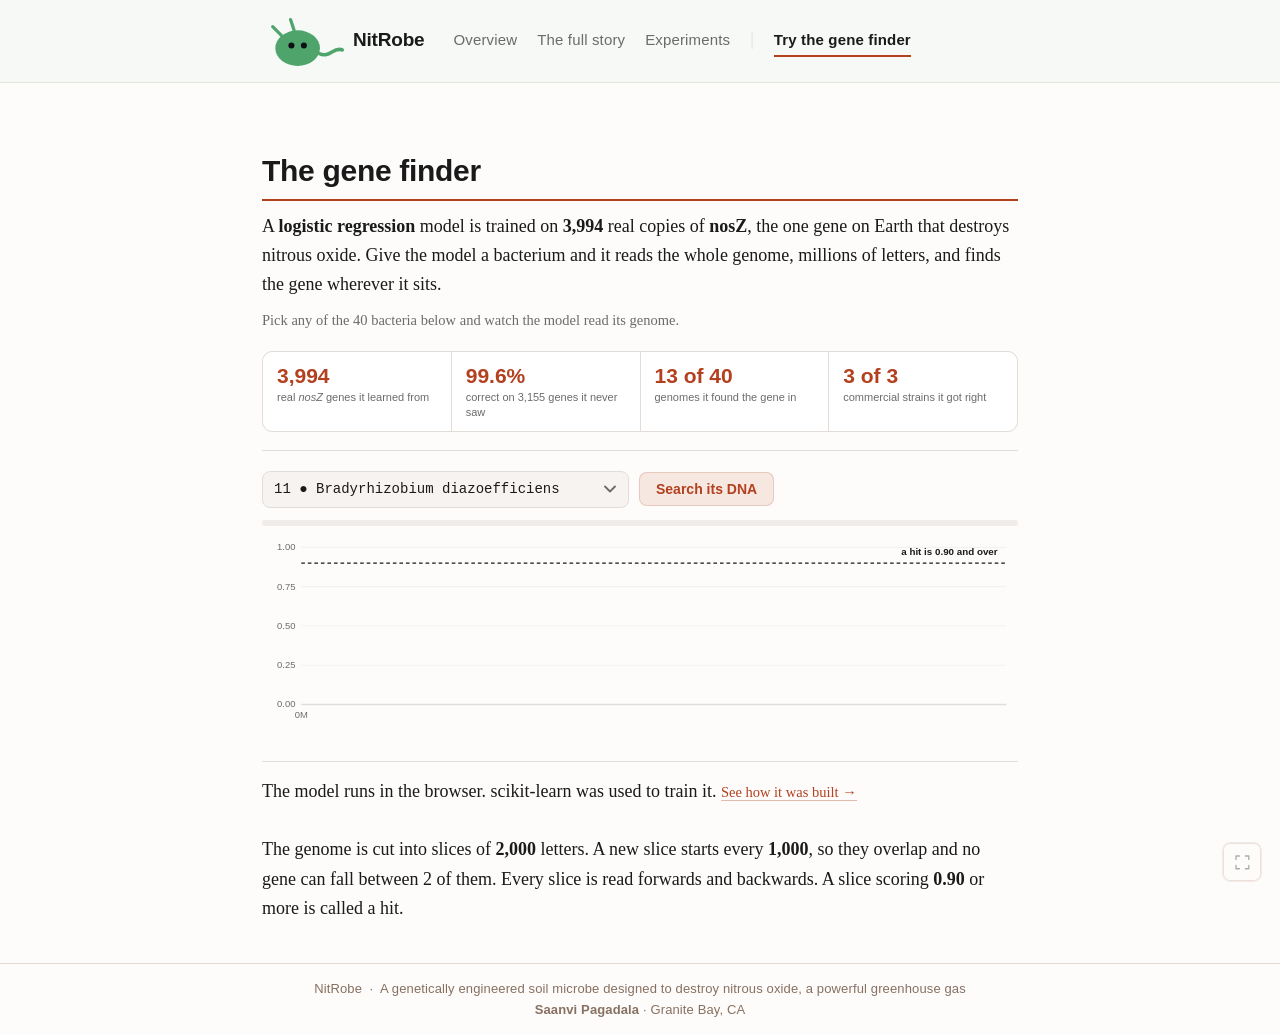
<file: finder/index.html>
<!doctype html>
<html lang="en"><head><meta charset="utf-8">
<meta name="viewport" content="width=device-width, initial-scale=1">
<title>The gene finder</title>
<meta name="description" content="A trained model that finds the nosZ gene in a bacterial genome, running in your browser.">
<link rel="icon" type="image/svg+xml" href="../nitrobe.svg">
<style>
:root{--ink:#1a1a1a;--ink-2:#4a4a4a;--ink-3:#6b6b6b;--bg:#fdfcfb;--bg-2:#f7f3f1;
 --card:#fff;--rule:#e2ddd9;--rule-2:#f0ecea;--green:#2f7d4f;--green-soft:#e6f1ea;
 --rust:#b3401f;--rust-soft:#f7e7e1;
 --sans:"Helvetica Neue",Helvetica,Arial,sans-serif;
 --serif:"Charter","Georgia","Times New Roman",serif;
 --mono:ui-monospace,"SF Mono",Menlo,Consolas,monospace;color-scheme:light}
*{box-sizing:border-box}
body{margin:0;background:var(--bg);color:var(--ink);font-family:var(--serif);
 font-size:16px;line-height:1.55}
.wrap{max-width:1140px;margin:0 auto;padding:0 20px 60px}
h1,h2,.ui,button,select{font-family:var(--sans)}
header{border-bottom:1px solid var(--rule);padding:30px 0 18px;margin-bottom:20px}
.eyebrow{font-size:11px;letter-spacing:.14em;text-transform:uppercase;
 color:var(--green);font-weight:700;font-family:var(--sans)}
h1{font-size:clamp(32px,5vw,44px);font-weight:800;letter-spacing:-.03em;
 margin:6px 0 10px;line-height:1.05}
p.lede{margin:0;color:var(--ink);max-width:62ch;font-size:18px;line-height:1.5}
p.sub{margin:10px 0 0;color:var(--ink-3);font-size:14.5px}
p.sub a{color:var(--green);font-weight:600;text-decoration:none;
 border-bottom:1px solid currentColor;margin-left:6px}
p.sub a:hover{color:var(--ink)}
.creds{display:grid;grid-template-columns:repeat(auto-fit,minmax(170px,1fr));
 gap:1px;background:var(--rule);border:1px solid var(--rule);border-radius:10px;
 overflow:hidden;margin:18px 0 0}
.creds div{background:var(--card);padding:11px 14px}
.creds b{display:block;font-family:var(--sans);font-size:21px;font-weight:700;
 line-height:1.2;font-variant-numeric:tabular-nums;color:var(--green)}
.creds span{font-family:var(--sans);font-size:11px;color:var(--ink-3);
 line-height:1.35;display:block;margin-top:2px}
.live{display:inline-flex;align-items:center;gap:8px;font-family:var(--sans);
 font-size:11.5px;font-weight:700;letter-spacing:.04em;text-transform:uppercase;
 color:var(--green);background:var(--green-soft);padding:5px 12px;
 border-radius:999px;margin-top:14px}
.live i{width:8px;height:8px;border-radius:50%;background:var(--green);
 animation:pulse 1.8s infinite;flex:none}
@keyframes pulse{0%,100%{opacity:1}50%{opacity:.25}}
.panel{background:var(--card);border:1px solid var(--rule);border-radius:12px;
 padding:18px;margin-bottom:16px}
.note{margin:0 0 12px;color:var(--ink-3);font-size:14px}
.row{display:flex;gap:10px;flex-wrap:wrap;align-items:center}
select{font-size:14px;padding:9px 34px 9px 11px;border:1px solid var(--rule);
 border-radius:8px;background:var(--bg-2);color:var(--ink);min-width:330px;
 font-family:var(--mono);line-height:1.2;-webkit-appearance:none;appearance:none;
 background-image:url("data:image/svg+xml;utf8,<svg xmlns='http://www.w3.org/2000/svg' width='12' height='8' viewBox='0 0 12 8'><path d='M1 1.5 L6 6.5 L11 1.5' fill='none' stroke='%236b6b6b' stroke-width='1.8' stroke-linecap='round' stroke-linejoin='round'/></svg>");
 background-repeat:no-repeat;background-position:right 12px center}
select:focus{outline:2px solid var(--green);outline-offset:1px;background-color:var(--card)}
.key{font-family:var(--sans);font-size:11.5px;color:var(--ink-3);margin-top:8px}
button{font-family:var(--sans);font-size:14px;font-weight:700;padding:9px 17px;
 border-radius:8px;border:0;background:var(--green);color:#fff;cursor:pointer}
button:disabled{opacity:.5;cursor:default}
.busy{font-family:var(--sans);font-size:12.5px;color:var(--ink-3)}
.bar{height:6px;background:var(--rule-2);border-radius:3px;overflow:hidden;margin:12px 0 4px}
.bar i{display:block;height:100%;width:0;background:var(--green);transition:width .2s linear}
svg{display:block;width:100%}
.verdict{display:flex;gap:11px;align-items:baseline;flex-wrap:wrap;margin:14px 0 8px}
.verdict .who{font-size:19px;font-weight:600}
.badge{font-family:var(--sans);font-size:11.5px;font-weight:700;letter-spacing:.07em;
 text-transform:uppercase;padding:5px 11px;border-radius:999px}
.badge.yes{background:var(--green-soft);color:var(--green)}
.badge.no{background:var(--rust-soft);color:var(--rust)}
.big{font-family:var(--sans);font-size:34px;font-weight:700;line-height:1;
 font-variant-numeric:tabular-nums}
.facts{display:grid;grid-template-columns:repeat(auto-fit,minmax(130px,1fr));gap:10px;margin:10px 0}
.fact{background:var(--bg-2);border-radius:8px;padding:9px 11px}
.fact b{display:block;font-family:var(--sans);font-size:18px;font-weight:700;
 font-variant-numeric:tabular-nums}
.fact span{font-family:var(--sans);font-size:11px;color:var(--ink-3)}
.dna{font-family:var(--mono);font-size:12.5px;line-height:1.75;letter-spacing:.06em;
 word-break:break-all;background:var(--bg-2);border:1px solid var(--rule-2);
 border-radius:8px;padding:12px;max-height:210px;overflow-y:auto;margin-top:8px}
.dna .pale{color:#a9a29c}
.heatkey{display:flex;align-items:center;gap:8px;font-family:var(--sans);
 font-size:11.5px;color:var(--ink-3);margin-top:10px;flex-wrap:wrap}
.heatkey .ramp{height:11px;width:150px;border-radius:3px;
 background:linear-gradient(to right,#f7f3f1,#f4ddd4,#dfab97,#b3401f)}
footer{margin-top:28px;padding-top:15px;border-top:1px solid var(--rule);
 font-family:var(--sans);font-size:12px;color:var(--ink-3)}
footer a{color:var(--green)}
code{font-family:var(--mono);font-size:.92em}
.fs{position:fixed;right:1.1rem;bottom:1.1rem;z-index:20;width:2.5rem;height:2.5rem;
 padding:0;display:flex;align-items:center;justify-content:center;background:var(--bg);
 color:var(--ink-3);border:1px solid var(--rule);border-radius:.5rem;cursor:pointer;
 opacity:.55;transition:opacity .15s,color .15s,border-color .15s}
.fs svg{width:1.05rem;height:1.05rem;fill:none;stroke:currentColor;stroke-width:2;
 stroke-linecap:round;stroke-linejoin:round}
.fs:hover{opacity:1;color:var(--green);border-color:var(--green)}
@media print{.fs{display:none}}
</style></head><body><!-- The bar across the top of every page, and the footer under it.

     This is 1 file because the site is built 2 different ways. The writing is
     markdown run through pandoc; the gene finder is a standalone page built by
     work/dna_model/export_browser.py and copied in whole. Those 2 used to
     carry their own copies of the bar, and the copies drifted: different
     widths, different text sizes, a bar that slid sideways on a page with 1
     more link in it.

     Everything here is in pixels on purpose. site.css sets html to 18px and
     the finder runs at 16px, so the same rem value means 2 different sizes.
     Pixels are the only units that mean the same thing on both.

     build_site.py reads this file, fills in the 2 placeholders below, and
     puts it on both kinds of page. The placeholder names are deliberately not
     repeated in this comment: the fill-in is a plain string replace, so a
     placeholder written here would be replaced here too, and a bar full of
     links would end up inside an HTML comment. -->
<style>
.sitebar { position: sticky; top: 0; z-index: 50;
  background: #f6f9f5; border-bottom: 1px solid #dde8dc; }
/* The same width as the text column, and the same padding, so the mark starts
   exactly where the writing starts. Sized by the column rather than by its own
   contents, or the whole group shifts when a page has an extra link. */
.sitebar .inner { display: flex; align-items: center; gap: 11px 29px;
  width: 792px; max-width: 100%; margin: 0 auto;
  padding: 11px clamp(18px, 5vw, 0px); }
.sitebar .brand { display: flex; align-items: center; gap: 9px;
  color: #1a1a1a; text-decoration: none; border: 0; }
.sitebar .brand img { width: 82px; height: 60px; background: none; border: 0;
  margin: 0; }
.sitebar .brand b { font-family: "Helvetica Neue", Helvetica, Arial, sans-serif;
  font-size: 19px; line-height: 1.15; letter-spacing: -.01em; }
.sitebar .links { display: flex; flex-wrap: wrap; gap: 6px 20px; }
.sitebar .links a { font-family: "Helvetica Neue", Helvetica, Arial, sans-serif;
  font-size: 15px; letter-spacing: .01em; color: #6b6b6b;
  text-decoration: none; border: 0; padding: 3px 0; white-space: nowrap; }
.sitebar .links a:hover { color: #b3401f; }
.sitebar .links .sep { color: #e2ddd9; user-select: none; }
.sitebar .links a.tool { color: #b3401f; font-weight: 600; }
.sitebar .links a.here { color: #1a1a1a; font-weight: 600;
  border-bottom: 2px solid #b3401f; }
@media (max-width: 830px) { .sitebar .brand img { width: 44px; height: 29px; } }

/* The same numbers the MarsWorm site uses: 0.9rem of padding top and bottom
   rather than 1.4 and 3, and the 2 lines close together. The old values left
   a hand's width of nothing under the writing. */
.sitefoot { margin-top: 40px; padding: 16px clamp(18px, 5vw, 54px);
  border-top: 1px solid #e6dbd4; text-align: center; }
.sitefoot p { font-family: "Helvetica Neue", Helvetica, Arial, sans-serif;
  margin: 0 auto 3px; font-size: 13px; color: #877060; letter-spacing: .01em;
  line-height: 1.4; }
.sitefoot p:last-child { margin-bottom: 0; }
.sitefoot b { color: #877060; font-weight: 700; }
</style>
<nav class="sitebar"><div class="inner">
<a class="brand" href="../index.html"><img src="../nitrobe.svg" alt="">
<span class="wordmark"><b>NitRobe</b></span></a>
<div class="links"><a class="" href="../index.html">Overview</a><a class="" href="../end-to-end.html">The full story</a><a class="" href="../experiments/index.html">Experiments</a><span class="sep" aria-hidden="true">|</span><a class="tool here" href="../finder/index.html">Try the gene finder</a></div></div></nav>
<!-- The gene finder and its how-it-was-trained page, brought into line with
     the rest of the site.

     Those 2 pages are built by work/dna_model/ and copied in whole, so they
     never pass through the page template and never load site.css. This file
     restates site.css's shapes for them. build_site.py puts it on both.

     Everything is in pixels. site.css sets html to 18px and these pages run
     at 16px, so the same rem value means 2 different sizes. These numbers are
     site.css's rem values multiplied out:
       h1 1.65rem -> 30px   h2 1.32rem -> 24px   h3 0.98rem -> 18px
       body 1rem  -> 18px   hr margin 2.4rem -> 43px -->
<style>
/* ---------- the column, matching .page in site.css ---------- */
.wrap { max-width: 792px; padding-left: clamp(18px, 5vw, 0px);
  padding-right: clamp(18px, 5vw, 0px); padding-bottom: 0; }

/* ---------- type, matching site.css ---------- */
body { font-size: 18px; line-height: 1.62; }
/* 62ch held the opening paragraph short of the column every other page
   fills, so the finder looked narrower than the site it sits in. */
/* how.html writes this one as "header p.lede", so the override has to carry
   the same weight or it loses on specificity rather than on order. */
p.lede, header p.lede { font-size: 18px; line-height: 1.62; max-width: none; }
h1 { font-family: "Helvetica Neue", Helvetica, Arial, sans-serif;
  font-size: 30px; line-height: 1.2; font-weight: 700; letter-spacing: -.01em;
  margin: 40px 0 11px; padding-bottom: 10px;
  border-bottom: 2px solid #b3401f; }
h2 { font-family: "Helvetica Neue", Helvetica, Arial, sans-serif;
  font-size: 24px; font-weight: 700; letter-spacing: -.01em; color: #8a3317;
  margin: 0 0 10px; }
h3 { font-family: "Helvetica Neue", Helvetica, Arial, sans-serif;
  font-size: 18px; font-weight: 700; color: #8a3317; margin: 34px 0 9px; }
/* The explanatory paragraphs on both pages are written as .note, which was
   14px in muted ink. They are the pages' prose, so they are set like the
   site's prose: 18px serif, full ink, filling the column. */
.note { font-size: 18px; line-height: 1.62; color: #1a1a1a; max-width: none; }
/* The notes on how the model runs and how the genome is walked are the last
   paragraphs of the page, not small print, so they are set like the rest of
   the prose. Scoped to the page's own footer: the site footer sits outside
   .wrap and keeps its own smaller type. */
.wrap > footer { font-family: inherit; font-size: 18px; line-height: 1.62;
  color: #1a1a1a; }

/* ---------- the code blocks ----------
   They were a near-black slab, the only dark surface anywhere on the site.
   Same panel grey and hairline the rest of the page uses, with the accent
   doing the highlighting instead of a terminal palette. */
.code { background: #f7f3f1; color: #1a1a1a;
  border: 1px solid #ece6e1; border-radius: 8px; }
.code .c { color: #857f78; font-style: italic; }   /* comments */
.code .k { color: #8a3317; font-weight: 600; }     /* keywords */
.code .o { color: #b3401f; }                       /* strings and numbers */

/* The table headers carried no padding at all while the cells had 7px 10px,
   so every heading sat hard against the left edge of its column. The number
   columns are right-aligned, so their headings are too. */
th { padding: 7px 10px; text-align: left; }
th.num, th.rn { text-align: right; }

/* The opening sequence is set like the 2 short fragments further down, which
   is the same object at a different length. .slide holds its line as written,
   so this one is allowed to wrap rather than scroll sideways. */
.slide.seq { white-space: pre-wrap; word-break: break-all; }

/* The readouts beside them, kept a step down but scaled to the same page. */
/* Nobody reads the close-up letter by letter. It is a picture of where in
   the stretch the gene sits, shaded, and the letters are the texture of
   that picture. So it is set at the size of the key underneath it rather
   than at reading size: 11px of monospace sits about where 13px of the
   sans next to it does, and more of the stretch fits in the box. */
.dna { font-size: 11px; line-height: 1.6; letter-spacing: 0; }
.busy { font-size: 14px; }
.heatkey { font-size: 13px; }

/* The eyebrow repeats the word already in the bar above it. */
.eyebrow { display: none; }

/* ---------- the steps ----------
   They were rounded cards, which exists nowhere else on the site. The site
   separates sections with a hairline and nothing else, so they do too. */
.panel { background: none; border: 0; border-radius: 0; padding: 43px 0 0;
  margin: 43px 0 0; border-top: 1px solid #e2ddd9; }
/* The header already draws a rule under itself, so the first step must not
   draw a second one 43px below it with nothing in between. */
header + .panel { border-top: 0; margin-top: 0; padding-top: 0; }
.step { display: block; background: none; padding: 0; margin: 0 0 8px;
  font-family: "Helvetica Neue", Helvetica, Arial, sans-serif;
  font-size: 12px; font-weight: 700; letter-spacing: .1em;
  text-transform: uppercase; color: #6b6b6b; }

/* ---------- the accent ----------
   These pages use green where the rest of the site uses rust. Green is left
   alone in the 2 places it carries a result rather than decorating: the
   yes/no column, and the nosZ-against-ordinary pair. */
.eyebrow, p.sub a, header p.sub a, footer a, .creds b { color: #b3401f; }
p.sub a, header p.sub a { font-weight: 400;
  border-bottom-color: rgba(179, 64, 31, .35); margin-left: 4px; }
p.sub a:hover, header p.sub a:hover { color: #1a1a1a;
  border-bottom-color: rgba(26, 26, 26, .4); }
/* The link closing the page is set like "Run it on a genome" on the other
   page: accent, an arrow, a hairline under it and no extra weight. It sits at
   the end of the sentence, so it takes that sentence's size. */
.wrap > footer a { font-size: 14.5px; font-weight: 400; text-decoration: none;
  border-bottom: 1px solid rgba(179, 64, 31, .35); }
.wrap > footer a:hover { color: #1a1a1a;
  border-bottom-color: rgba(26, 26, 26, .4); }
button { background: #f7e7e1; color: #b3401f;
  box-shadow: inset 0 0 0 1px #e8c9bd; }
button:hover { background: #f0d8cf; color: #8a3317; }
.live { color: #b3401f; background: #f7e7e1; }
.live i, .bar i { background: #b3401f; }
select:focus { outline-color: #b3401f; }
.fs:hover { color: #b3401f; border-color: #b3401f; }
.fs:focus-visible { outline-color: #b3401f; }
summary:hover { color: #b3401f; }
.story { background: #f7f3f1; }
/* "13 carry the gene" was green, left over from when green was this page's
   accent. It is 1 of 3 counts in the same row, so it is set like the other 2
   rather than picked out. */
.tile.hit b { color: #1a1a1a; }
a[style*="--green"] { color: #b3401f !important; }

/* ---------- the stat tiles ----------
   They set no line-height, so an 11px label inherited the body's 18px of
   leading. The credit tiles at the top already solve this. */
.big { font-size: 19px; }
.fact b { line-height: 1.2; }
.fact span { display: block; line-height: 1.35; margin-top: 2px; }
/* 4 credit tiles wrapped 3 + 1 in the narrower column, and the 1px gap that
   draws their rules then showed an empty grey cell. */
.creds { grid-template-columns: repeat(auto-fit, minmax(140px, 1fr)); }
</style>

<div class="wrap">
<header>
  <div class="eyebrow">NitRobe</div>
  <h1>The gene finder</h1>
  <p class="lede">A <b>logistic regression</b> model is trained on
  <b id="n-taught">thousands of</b> real copies of <b>nosZ</b>, the one gene on
  Earth that destroys nitrous oxide. Give the model a bacterium and it reads the whole
  genome, millions of letters, and finds the gene wherever it sits.</p>
  <p class="sub">Pick any of the 40 bacteria below and watch the model read
  its genome.</p>
  <div class="creds">
    <div><b id="c1">&mdash;</b><span>real <i>nosZ</i> genes it learned from</span></div>
    <div><b>99.6%</b><span>correct on 3,155 genes it never saw</span></div>
    <div><b>13 of 40</b><span>genomes it found the gene in</span></div>
    <div><b>3 of 3</b><span>commercial strains it got right</span></div>
  </div>
  <div class="live"><i></i><span id="state">loading the model&hellip;</span></div>
</header>

<div class="panel">
  <div class="row">
    <select id="sp" disabled></select>
    <button id="go" disabled>Search its DNA</button>
    <span class="busy" id="busy"></span>
  </div>
  <div class="bar"><i id="prog"></i></div>
  <svg id="chart" viewBox="0 0 1040 280" role="img"
       aria-label="The model score along the genome, drawn as it is read"></svg>
  <div id="out"></div>
</div>

<footer>The model runs in the browser. scikit-learn was used to train it.
<a href="how.html">See how it was built &rarr;</a><br><br>
The genome is cut into slices of <b id="f-win">2,000</b> letters. A new slice
starts every <b id="f-step">1,000</b>, so they overlap and no gene can fall
between 2 of them. Every slice is read forwards and backwards. A slice scoring
<b id="f-call">0.90</b> or more is called a hit.</footer>
</div>

<script src="model-meta.js"></script>
<script src="model-data.js"></script>
<script src="finder.js"></script>
<script>
var F = window.Finder;

const sel = document.getElementById("sp"), go = document.getElementById("go");
const busy = document.getElementById("busy"), out = document.getElementById("out");
const prog = document.getElementById("prog"), state = document.getElementById("state");
let META = null, CALL = 0.9, pts = [], total = 1, best = null, loaded = {};

const W = 1040, H = 280, L = 54, R = 16, T = 24, B = 40;
function draw(){
  const x = p => L + (W - L - R) * p / total, y = v => H - B - (H - B - T) * v;
  let s = "";
  for (const v of [0, .25, .5, .75, 1]) {
    s += `<line x1="${L}" y1="${y(v)}" x2="${W-R}" y2="${y(v)}" stroke="#f0ecea"/>` +
         `<text x="${L-8}" y="${y(v)+4}" text-anchor="end" font-family="Helvetica Neue,Arial" font-size="13" fill="#6b6b6b">${v.toFixed(2)}</text>`;
  }
  s += `<line x1="${L}" y1="${y(CALL)}" x2="${W-R}" y2="${y(CALL)}" stroke="#1a1a1a" stroke-width="1.5" stroke-dasharray="5 4"/>` +
       `<text x="${W-R-12}" y="${y(CALL)-11}" text-anchor="end" font-family="Helvetica Neue,Arial" font-size="13.5" font-weight="700" fill="#1a1a1a">a hit is ${CALL.toFixed(2)} and over</text>`;
  if (pts.length) {
    s += `<path d="${pts.map((p,i)=>(i?"L":"M")+x(p[0]).toFixed(1)+" "+y(p[1]).toFixed(1)).join(" ")}" fill="none" stroke="#b3401f" stroke-opacity=".38" stroke-width="1.4"/>`;
    const e = x(pts[pts.length-1][0]);
    s += `<line x1="${e}" y1="${T-6}" x2="${e}" y2="${H-B}" stroke="#1a1a1a" stroke-width="1.5" opacity=".32"/>`;
  }
  if (best) {
    s += `<circle cx="${x(best[0])}" cy="${y(best[1])}" r="4.5" fill="#b3401f" stroke="#fdfcfb" stroke-width="2"/>` +
         `<text x="${x(best[0])+11}" y="${y(best[1])+4}" font-family="Helvetica Neue,Arial" font-size="15" font-weight="700" fill="#b3401f">${best[1].toFixed(2)}</text>`;
  }
  s += `<line x1="${L}" y1="${H-B}" x2="${W-R}" y2="${H-B}" stroke="#e2ddd9" stroke-width="2"/>`;
  for (let m = 0; m <= total; m += 2e6)
    s += `<text x="${x(m)}" y="${H-B+19}" text-anchor="middle" font-family="Helvetica Neue,Arial" font-size="13" fill="#6b6b6b">${m/1e6}M</text>`;
  document.getElementById("chart").innerHTML = s;
}

// If anything fails to load, say so on the page. A badge that sits on
// "loading" forever tells the reader nothing.
window.addEventListener("error", function (e) {
  state.textContent = "could not start: " + (e.message || e.type);
  state.parentElement.style.background = "var(--rust-soft)";
  state.parentElement.style.color = "var(--rust)";
});

(function start(){
  if (!window.NITROBE_META || !window.NITROBE_BIN) {
    state.textContent = "the model files did not load";
    return;
  }
  META = F.load();
  CALL = META.call;
  document.getElementById("n-taught").textContent = META.trained_on.toLocaleString();
  document.getElementById("c1").textContent = META.trained_on.toLocaleString();
  // The method described in the footer, taken from the model's own numbers,
  // so a change to the walk cannot leave the writing behind.
  document.getElementById("f-win").textContent = META.window.toLocaleString();
  document.getElementById("f-step").textContent = META.step.toLocaleString();
  document.getElementById("f-call").textContent = META.call.toFixed(2);
  META.genomes.forEach((g, i) => {
    const o = document.createElement("option");
    o.value = g.accession;
    o.textContent = `${String(i+1).padStart(2,"0")}  ${g.has ? "●" : "○"}  ${g.organism}`;
    o.style.color = g.has ? "#2f7d4f" : "#8a8580";
    sel.appendChild(o);
  });
  // Open on the control strain: it carries the gene and its position is
  // known, so the first click shows the tool working rather than a miss.
  var d = META.genomes.find(function (g) {
    return g.organism.indexOf("diazoefficiens") >= 0; });
  if (d) sel.value = d.accession;
  sel.disabled = go.disabled = false;
  // Nothing to say once it has loaded: the page works, which is the message.
  // The pill stays in the markup because the paths above still use it to say
  // the model could not be loaded at all.
  state.parentElement.style.display = "none";
  draw();
})();

// ?demo=1 starts the search on load, so a camera does not have to watch
// anyone use the menu. It presses the same button a person would.
addEventListener("load", function () {
  var q = new URLSearchParams(location.search);
  if (!q.has("demo")) return;
  var want = q.get("demo");
  if (want && want !== "1" && META) {
    var m = META.genomes.find(function (g) {
      return g.organism.toLowerCase().indexOf(want.toLowerCase()) >= 0; });
    if (m) sel.value = m.accession;
  }
  go.click();
});

// A genome arrives as its own script. A page opened off the disk is not
// allowed to fetch the files sitting next to it, but it may always load a
// script, and the same path works unchanged over the web.
function fetchGenome(acc){
  return new Promise(function (done, fail) {
    var el = document.createElement("script");
    el.src = "g/" + acc + ".js";
    el.onload = function () {
      if (window.NITROBE_G && window.NITROBE_G.accession === acc) done(window.NITROBE_G.dna);
      else fail(new Error("the file loaded but held the wrong genome"));
    };
    el.onerror = function () { fail(new Error("g/" + acc + ".js did not load")); };
    document.head.appendChild(el);
  });
}

go.addEventListener("click", async () => {
  go.disabled = true; out.innerHTML = ""; pts = []; best = null;
  const acc = sel.value, g0 = META.genomes.find(g => g.accession === acc);
  busy.textContent = "loading the genome…";
  if (!loaded[acc]) {
    try { loaded[acc] = F.genome(g0, await fetchGenome(acc)); }
    catch (err) {
      busy.textContent = "";
      go.disabled = false;
      out.innerHTML = '<p class="note" style="color:var(--rust)">Could not load ' +
        'that genome: ' + err.message + '</p>';
      return;
    }
  }
  const g = loaded[acc];
  total = g.letters;
  const t0 = performance.now();
  const r = await F.sweep(g, (soFar, frac, b, n) => {
    pts = soFar; best = b; prog.style.width = (100*frac) + "%";
    busy.textContent = `reading… ${soFar.length.toLocaleString()} of ${n.toLocaleString()} slices`;
    draw();
  });
  const secs = ((performance.now() - t0)/1000).toFixed(1);
  busy.textContent = ""; go.disabled = false;
  best = r.best; draw();
  const hit = best[1] >= CALL, over = pts.filter(p => p[1] >= CALL).length;
  out.innerHTML =
    `<div class="verdict"><span class="who"><i>${g0.organism}</i></span>` +
    `<span class="badge ${hit?"yes":"no"}">${hit?"the gene is in there":"the gene is not in there"}</span>` +
    `<span class="big" style="color:${"var(--ink)"}">${best[1].toFixed(4)}</span>` +
    `</div>` +
    `<div class="facts">` +
    `<div class="fact"><b>${best[1].toFixed(4)}</b><span>best slice score</span></div>` +
    `<div class="fact"><b>${g.letters.toLocaleString()}</b><span>letters read</span></div>` +
    `<div class="fact"><b>${r.windows.toLocaleString()}</b><span>slices of ${META.window.toLocaleString()} letters, read both ways</span></div>` +
    `<div class="fact"><b>${secs} s</b><span>in this browser</span></div>` +
    `<div class="fact"><b>${over}</b><span>slices over ${CALL.toFixed(2)}</span></div>` +
    (hit ? `<div class="fact"><b>${best[2]==="+"?"forwards":"backwards"}</b><span>direction</span></div>` : "") +
    `<div class="fact"><b style="font-size:13px;font-style:italic;line-height:1.3">${g0.organism}</b><span>${acc}</span></div></div>` +
    (hit ? `<p class="note">The winning slice starts at ${best[0].toLocaleString()}, read ${best[2]==="+"?"forwards":"backwards"}. Below, that stretch is read again in small pieces so every letter can be shaded by how much it looks like the gene.</p><div id="zoom"></div>`
         : `<p class="note">Nothing in this genome scored anywhere near a real gene. The highest slice reached ${best[1].toFixed(2)}, and a hit needs ${CALL.toFixed(2)}.</p>`);
  if (!hit) return;
  const zoom = document.getElementById("zoom");
  zoom.innerHTML = '<span class="busy">reading it again in pieces of 200…</span>';
  await new Promise(r2 => setTimeout(r2, 0));
  const z = F.closeup(g, best[0], best[2]);
  const band = v => v < .15 ? 0 : v < .30 ? 1 : v < .50 ? 2 : v < .75 ? 3 : 4;
  const SHADE = ["", "#fbf2ee", "#f4ddd4", "#eac4b5", "#dfab97"];
  // The strongest stretch is the thing worth seeing, and in a box that holds
  // about 10 lines out of several hundred it is almost never the part that
  // happens to be at the top. Mark it, then scroll to it below.
  const top = Math.max(...z.heat.map(band));
  let html = "", run = band(z.heat[0]), from = 0, marked = false;
  for (let i = 1; i <= z.heat.length; i++) {
    const b2 = i === z.heat.length ? -1 : band(z.heat[i]);
    if (b2 !== run) {
      const bit = z.dna.slice(from, i);
      const peak = run === top && !marked;
      if (peak) marked = true;
      html += run === 0 ? `<span class="pale">${bit}</span>`
                        : `<span${peak ? ' id="peakrun"' : ''}` +
                          ` style="background:${SHADE[run]}">${bit}</span>`;
      from = i; run = b2;
    }
  }
  zoom.innerHTML = '<div class="dna"><span class="pale">… </span>' + html +
    '<span class="pale"> …</span></div>' +
    `<div class="heatkey"><span>not like the gene</span><span class="ramp"></span>` +
    `<span>very like it</span><span>${z.pieces.toLocaleString()} pieces of ${META.fine} letters</span></div>` +
    `<p class="note" style="margin-top:8px">The dots either end are the rest of the genome. ` +
    `This is ${z.dna.length.toLocaleString()} letters out of ${g.letters.toLocaleString()}, starting at ${z.start.toLocaleString()}.</p>`;

  // Open the box already looking at the best-scoring stretch, rather than at
  // the pale letters that happen to come first.
  const box = zoom.querySelector(".dna"), peak = box && box.querySelector("#peakrun");
  if (box && peak) {
    box.scrollTop += peak.getBoundingClientRect().top
                   - box.getBoundingClientRect().top
                   - box.clientHeight / 2 + peak.offsetHeight / 2;
  }
});
</script>
<!-- The fullscreen button, and the router that keeps fullscreen across links.
     Started as a copy of outreach/build/fullscreen.html so this submission
     travels on its own, and the router has since been rewritten: this site
     has pages of 2 different shapes, the writing and the gene finder, so the
     router swaps whole pages rather than 3 named parts. -->

<!-- Fullscreen, the way a video player offers it: a quiet corner button that
     gets the browser's own furniture out of the way for reading. Written by
     script rather than sitting in the markup, because a browser that cannot
     do it should not be offered it. Desktop only: an iPhone has no fullscreen
     for a page, and on a tablet the button would sit under a thumb. -->
<script>
(function () {
  var root = document.documentElement;
  if (!(root.requestFullscreen || root.webkitRequestFullscreen)) return;
  if ('ontouchstart' in window) return;
  // Every page carries this file, so a swapped-in page runs it again. The
  // button and its listeners are already here; nothing to do.
  if (window.__fsButton) return;
  window.__fsButton = true;

  var EXPAND = '<path d="M3 8V3h5M17 3h5v5M22 17v5h-5M8 22H3v-5"/>';
  var SHRINK = '<path d="M8 3v5H3M22 8h-5V3M17 22v-5h5M3 17h5v5"/>';

  var btn = document.createElement('button');
  btn.className = 'fs';
  btn.type = 'button';
  document.body.appendChild(btn);

  function on() {
    return !!(document.fullscreenElement || document.webkitFullscreenElement);
  }
  function paint() {
    var label = on() ? 'Leave fullscreen' : 'Read fullscreen';
    btn.setAttribute('aria-label', label);
    btn.title = label + '  (F)';
    btn.innerHTML = '<svg viewBox="0 0 25 25" aria-hidden="true">' +
                    (on() ? SHRINK : EXPAND) + '</svg>';
  }
  function toggle() {
    if (on()) {
      (document.exitFullscreen || document.webkitExitFullscreen).call(document);
    } else {
      (root.requestFullscreen || root.webkitRequestFullscreen).call(root);
    }
  }

  btn.addEventListener('click', toggle);
  document.addEventListener('fullscreenchange', paint);
  document.addEventListener('webkitfullscreenchange', paint);
  // The same shortcut a video player uses, but never while something is being
  // typed into, and never on top of a browser shortcut.
  addEventListener('keydown', function (e) {
    if (e.key !== 'f' && e.key !== 'F') return;
    if (e.metaKey || e.ctrlKey || e.altKey) return;
    var t = e.target;
    if (t && (t.isContentEditable ||
              /^(INPUT|TEXTAREA|SELECT)$/.test(t.tagName))) return;
    e.preventDefault();
    toggle();
  });
  paint();
})();
</script>

<!-- Fullscreen belongs to a document, so following an ordinary link drops out
     of it, and the new page cannot ask to go back in: a browser only grants
     fullscreen on a click, and a fresh document has no click behind it.

     So while fullscreen is on, and only then, a click on a link to another
     page of this site fetches that page and puts it in place of this one
     rather than navigating. The document never changes, so fullscreen never
     ends. Outside fullscreen nothing here runs at all and every link is an
     ordinary link, which is what keeps this plain static HTML for anyone
     reading it normally, and what makes the failure of any of it harmless.

     What gets swapped is the whole body, not a list of named parts. The
     writing pages and the gene finder are built by 2 different programs and
     share no layout, and the finder is a working app: it needs its own
     stylesheet, its own scripts and its own startup, not just its markup.
     Swapping everything is the only thing that covers both. -->
<script>
(function () {
  if (window.__fsRouter) return;            // a swapped-in page ran this again
  window.__fsRouter = true;

  // The bar across the top, under either of the names the 2 builds give it.
  var NAV = '.sitebar, .topbar, .nav';
  // The head is only ever asked for the things that style a page.
  var SKIN = 'link[rel="stylesheet"], style';
  // Scripts already fetched once. The finder's model is megabytes; walking
  // back into it should not download it a second time.
  var fetched = {};
  [].forEach.call(document.scripts, function (s) {
    if (s.src) fetched[s.src] = true;
  });

  function full() {
    return !!(document.fullscreenElement || document.webkitFullscreenElement);
  }

  // One script from the incoming page, put into this one so it runs. An
  // inline script is wrapped in a function so that running the same page
  // twice does not redeclare its variables; anything a page means to share
  // between its scripts it hangs on window, which still works.
  function run(src, text) {
    return new Promise(function (done) {
      if (src) {
        if (fetched[src]) return done();
        fetched[src] = true;
      }
      var s = document.createElement('script');
      if (src) {
        s.src = src;
        s.async = false;
        s.onload = s.onerror = done;
      } else {
        s.textContent = '(function(){' + text + '\n})();';
      }
      document.body.appendChild(s);
      if (!src) done();
    });
  }

  function settle(hash) {
    // The bar's height and the landing on a #section are both worked out on
    // load; a swapped-in page has to have them worked out again.
    var nav = document.querySelector(NAV);
    if (nav) {
      document.documentElement.style.setProperty(
        '--nav-h', nav.getBoundingClientRect().height + 'px');
    }
    var el = hash && document.getElementById(decodeURIComponent(hash.slice(1)));
    // Nothing animates: the stylesheet asks for no smooth scrolling, so these
    // arrive at once rather than gliding and being interrupted.
    if (el) el.scrollIntoView(true);
    else scrollTo(0, 0);
  }

  function skin(doc) {
    // What styles a page is swapped like everything else, because the finder
    // carries its own sizes and the writing pages carry theirs. A stylesheet
    // both pages want is left alone rather than removed and re-added, which
    // would flash the page unstyled.
    function key(n) { return n.tagName === 'LINK' ? n.href : n.textContent; }
    var want = {}, have = {};
    [].forEach.call(doc.head.querySelectorAll(SKIN), function (n) {
      want[key(n)] = n;
    });
    [].forEach.call(document.head.querySelectorAll(SKIN), function (n) {
      var k = key(n);
      if (want[k]) have[k] = true;
      else n.remove();
    });
    Object.keys(want).forEach(function (k) {
      if (!have[k]) document.head.appendChild(document.importNode(want[k], true));
    });
  }

  function swap(url, push) {
    return fetch(url.href).then(function (r) {
      if (!r.ok) throw 0;
      return r.text();
    }).then(function (text) {
      var doc = new DOMParser().parseFromString(text, 'text/html');
      if (!doc.body) throw 0;
      // The URL is changed first: every relative href and src in the incoming
      // markup is resolved against it, and the pages sit at different depths.
      if (push) history.pushState({}, '', url.href);
      skin(doc);
      document.title = doc.title;
      document.body.className = doc.body.className;

      // The scripts are held back and run afterwards, in order, against the
      // finished markup; the rest goes in as it is. The button is this
      // document's own and outlives the page under it.
      var scripts = [];
      var body = document.createDocumentFragment();
      [].forEach.call(doc.body.childNodes, function (n) {
        if (n.tagName === 'SCRIPT') scripts.push([n.src, n.textContent]);
        else body.appendChild(document.importNode(n, true));
      });
      var btn = document.querySelector('button.fs');
      document.body.textContent = '';
      document.body.appendChild(body);
      if (btn) document.body.appendChild(btn);

      return scripts.reduce(function (chain, s) {
        return chain.then(function () { return run(s[0], s[1]); });
      }, Promise.resolve()).then(function () { settle(url.hash); });
    }).catch(function () {
      location.href = url.href;              // give up quietly, navigate
    });
  }

  addEventListener('click', function (e) {
    if (!full() || e.defaultPrevented) return;
    if (e.metaKey || e.ctrlKey || e.shiftKey || e.altKey || e.button) return;
    var a = e.target.closest && e.target.closest('a');
    if (!a || a.target || a.hasAttribute('download')) return;
    var url = new URL(a.href, location.href);
    if (url.origin !== location.origin) return;
    // Only pages. A .csv or an image is a download or a viewer, and neither
    // is something to paste into this one.
    if (!/\.html$/.test(url.pathname)) return;
    if (url.pathname === location.pathname) return;   // an anchor on this page
    e.preventDefault();
    swap(url, true);
  });

  addEventListener('popstate', function () {
    if (full()) swap(new URL(location.href), false);
  });
})();
</script>
<!-- The 2 lines every page ends on. Styled by assets/sitebar.html, which
     every page that uses this also carries. -->
<footer class="sitefoot">
<p>NitRobe &nbsp;&middot;&nbsp; A genetically engineered soil microbe designed
to destroy nitrous oxide, a powerful greenhouse gas</p>
<p><b>Saanvi Pagadala</b> &middot; Granite Bay, CA</p>
</footer>
</body></html>
</file>
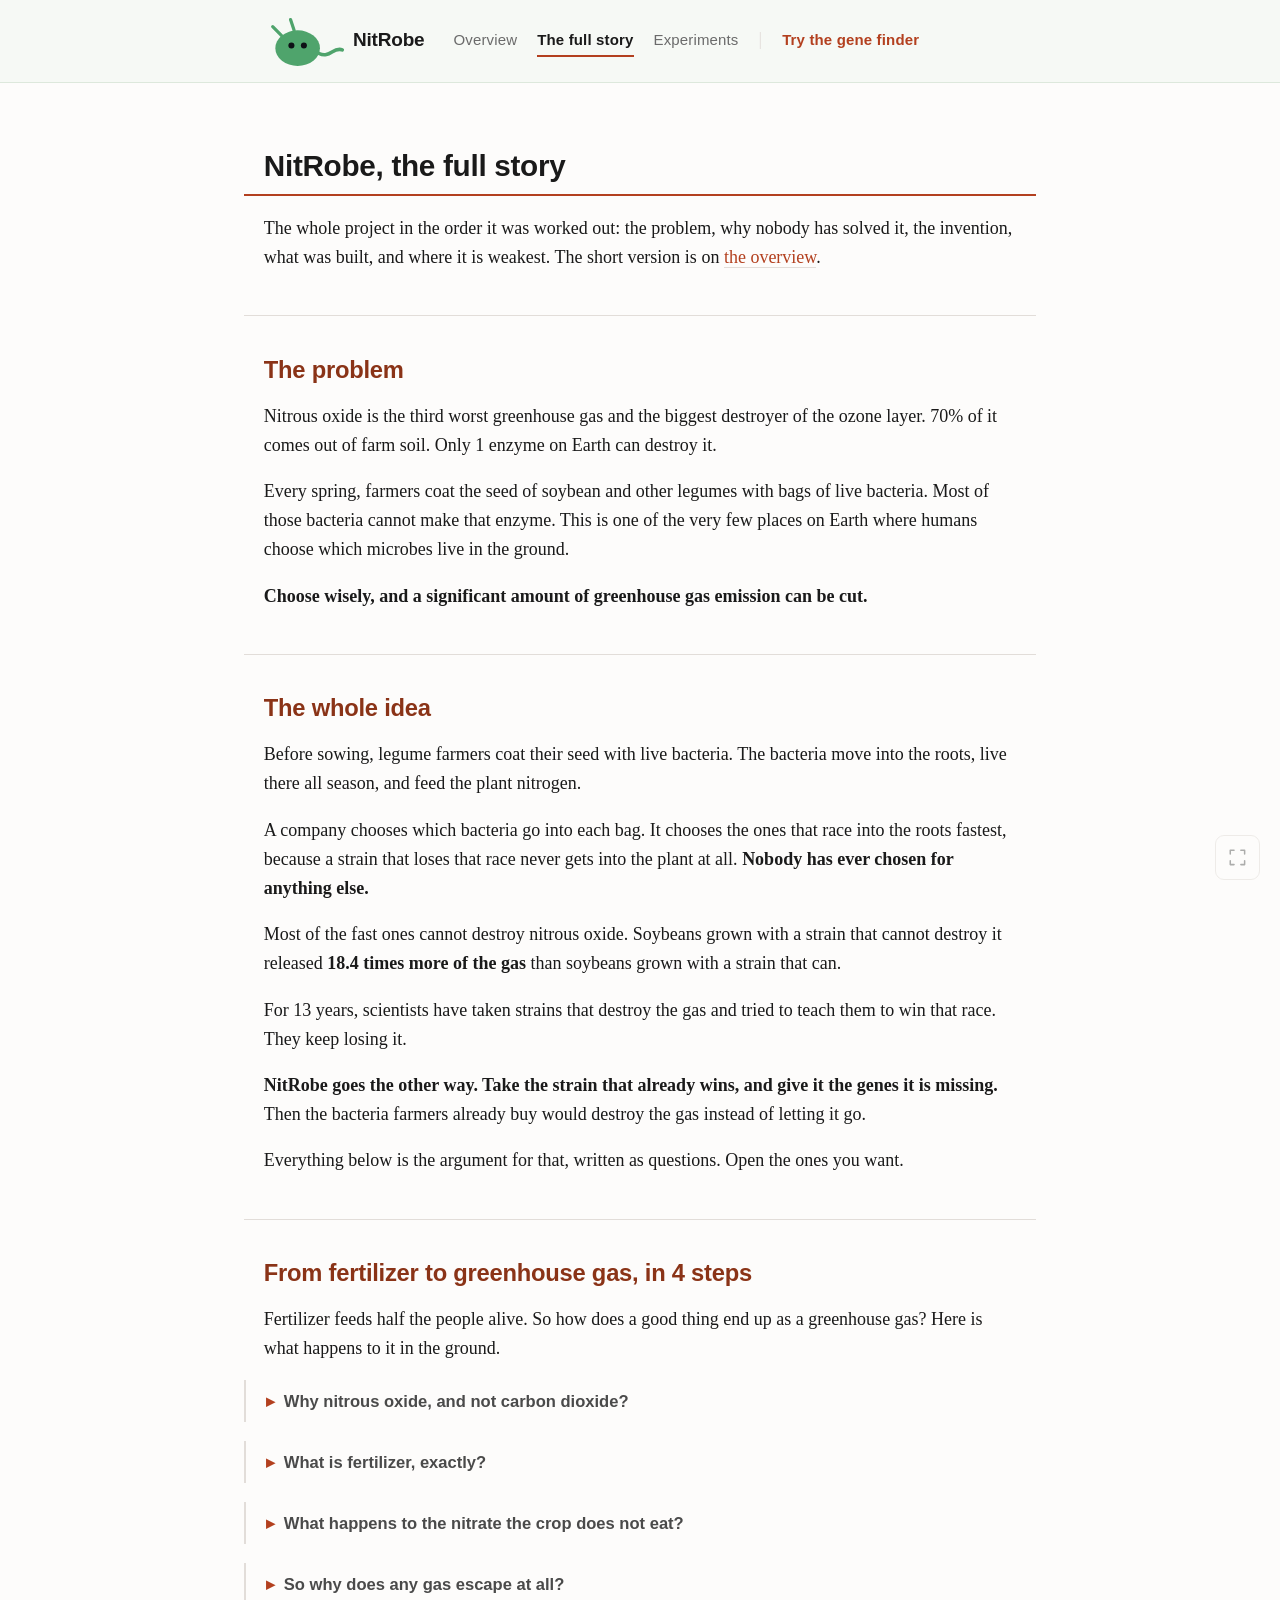
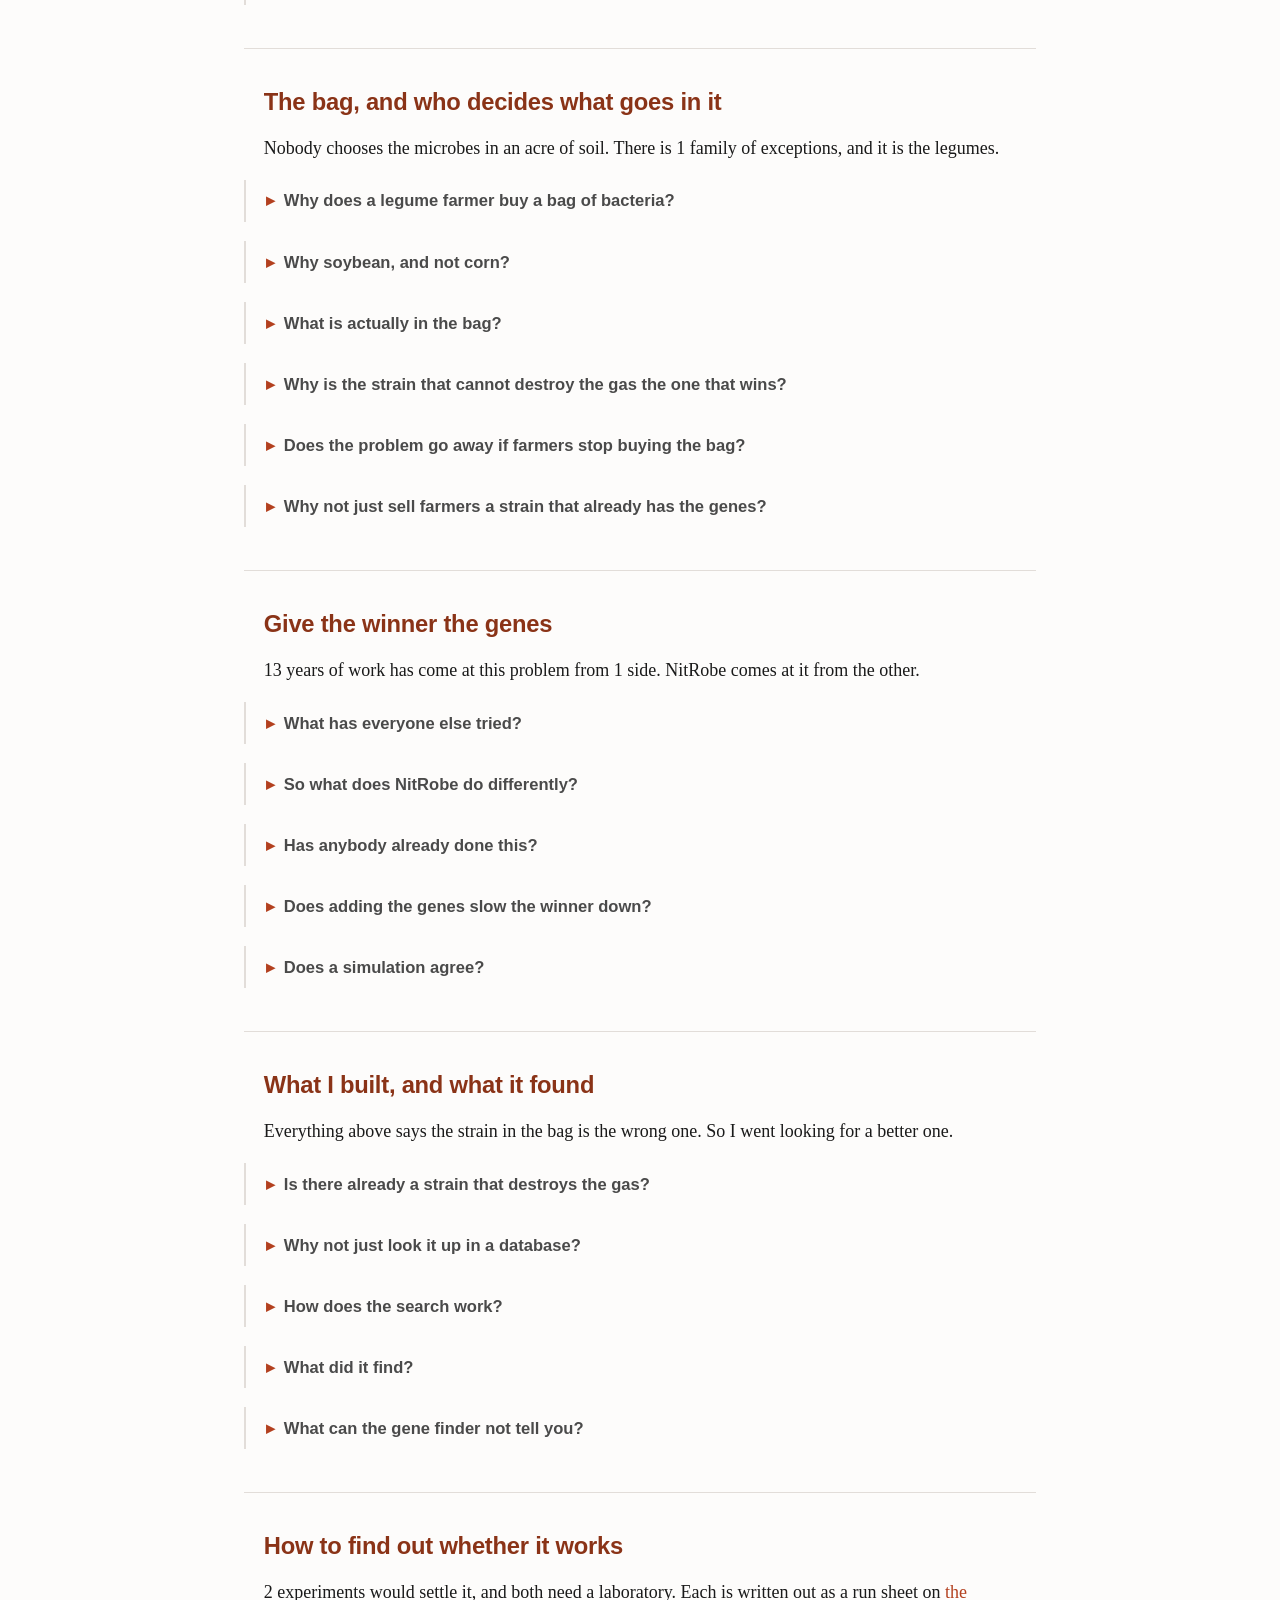
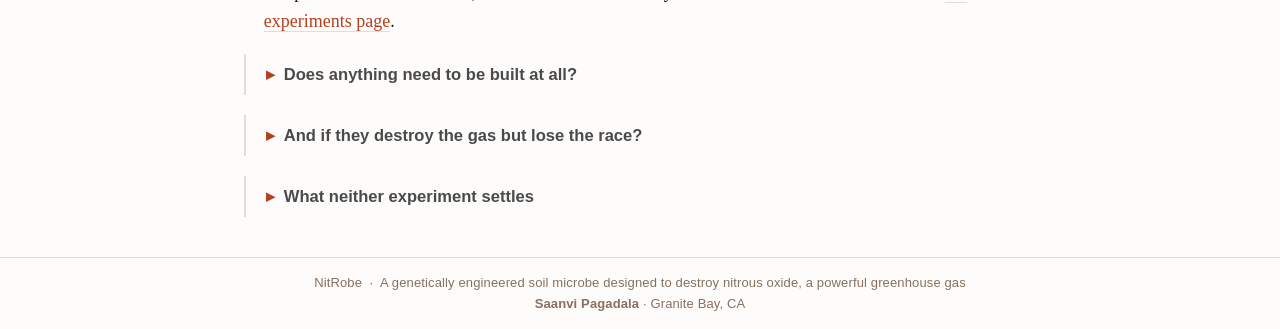
<file: end-to-end.html>
<!doctype html>
<html lang="en"><head><meta charset="utf-8">
<meta name="viewport" content="width=device-width, initial-scale=1">
<title>NitRobe, the full story</title>
<meta name="description" content="The problem, the gene finder over 40 genomes, the simulation, the build, and where it is weakest.">
<link rel="canonical" href="https://saanvipagadala.github.io/NitRobe/end-to-end.html">
<meta property="og:type" content="website">
<meta property="og:site_name" content="NitRobe">
<meta property="og:title" content="NitRobe, the full story">
<meta property="og:description" content="The problem, the gene finder over 40 genomes, the simulation, the build, and where it is weakest.">
<meta property="og:url" content="https://saanvipagadala.github.io/NitRobe/end-to-end.html">
<meta property="og:image" content="https://saanvipagadala.github.io/NitRobe/og-image.png">
<meta property="og:image:width" content="1200">
<meta property="og:image:height" content="630">
<meta property="og:image:alt" content="NitRobe, a soil microbe engineered to destroy a greenhouse gas">
<meta name="twitter:card" content="summary_large_image">
<meta name="twitter:title" content="NitRobe, the full story">
<meta name="twitter:description" content="The problem, the gene finder over 40 genomes, the simulation, the build, and where it is weakest.">
<meta name="twitter:image" content="https://saanvipagadala.github.io/NitRobe/og-image.png">
<meta name="theme-color" content="#4fa46c">
<link rel="icon" type="image/svg+xml" href="nitrobe.svg">
<link rel="apple-touch-icon" href="apple-touch-icon.png">
<link rel="stylesheet" href="site.css">
<style>
  /* The bar across the top. The mark's own green at about 4% over the page:
     enough that the bar reads as its own surface when the text scrolls under
     it, not enough to compete with anything on the page. MarsWorm does the
     same thing with its rust. */
  :root { --bar: #f6f9f5; --bar-rule: #dde8dc; }
  body { background: var(--bg); }
  main { margin: 0; padding: 1.4rem 0 0; }
  /* The header, in the shape the public MarsWorm pages use: sticky, the mark
     on the left, and the page it is on underlined in the accent. The links
     stay centred, which is where this site has always had them. */
  h1 { margin-bottom: 1rem; }
  h2 { margin-top: 2.2rem; font-size: 1.32rem; }
  /* Anything a fragment can land on has to clear the sticky bar, or the
     thing being linked to sits behind it. The vendored stylesheet does
     this for headings; folds and figures need it too, and an h2 rule
     here would otherwise override the vendored one. */
  main [id], main details, main summary {
    scroll-margin-top: calc(var(--nav-h) + 1.4rem); }
  h3 { font-size: 1.1rem; }
  hr { border: 0; border-top: 1px solid var(--rule); margin: 2.4rem 0 0; }
  hr + h2 { margin-top: 1.9rem; }

  /* The link that hands a line of writing off to a longer page. Set the way
     the gene finder sets "See how it was built": the accent, no extra
     weight, a hairline of the accent under it, and the size of a note
     rather than of the prose around it. 0.8rem is 14.4px here, which is
     that 14.5px. */
  a.more { font-size: .8rem; font-weight: 400;
           border-bottom-color: rgba(179, 64, 31, .35); }
  a.more:hover { color: var(--ink);
                 border-bottom-color: rgba(26, 26, 26, .4); }

  .tablewrap { overflow-x: auto; }
  .tablewrap > table { width: 100%; margin: 1.2rem 0 1.6rem; }
  table { font-size: .88rem; }
  th { font-family: var(--sans); font-size: .74rem; letter-spacing: .04em;
       text-transform: uppercase; color: var(--ink-3); font-weight: 600; }

  /* The caveats. Every one of these is somewhere the project admits a limit,
     so they are set apart rather than buried in a paragraph. */
  blockquote { border-left: 3px solid var(--accent); padding: .1rem 0 .1rem 1.1rem;
               margin: 1.4rem 0; color: var(--ink); }
  blockquote h3 { margin: .3rem 0; font-size: 1.28rem; color: var(--accent-2);
                  border: 0; padding: 0; }

  /* The experiments index, matching labs.html on the public site. The title
     is a plain link, what the experiment involves sits under it in the same
     size, and the paperwork links keep to one line so the rows line up. */
  .labs td:first-child { white-space: nowrap; width: 1%; }
  .labs td:last-child { white-space: nowrap; }
  /* The paperwork links are a footnote to the row, not part of it, so they
     are set at the size the finder uses for the same kind of link. 0.8rem is
     14.4px here, which is that 14.5px. */
  .labs td:last-child { font-size: .8rem; }
  .labs td:last-child a { display: inline-block; }
  .labs td:last-child a + a { margin-left: .7rem; }
  .labs .ask { display: block; color: var(--ink-2); margin-top: .15rem; }

  img { max-width: 100%; height: auto; background: #fff;
        border: 1px solid var(--rule-2); border-radius: 3px; margin: 1rem 0; }
  /* The drawings, presented the way the public MarsWorm pages present
     theirs. They are transparent on purpose, so they take the colour of the
     page: a white box and a border behind one shows as a pale block. */
  .fig { margin: 2rem auto; }
  .fig img { display: block; max-width: 100%; height: auto; margin: 0 auto;
             background: none; border: 0; }
  .fig figcaption { margin: .6rem auto 0; max-width: 40rem; text-align: center;
                    font-family: var(--sans); font-size: .78rem;
                    line-height: 1.5; color: var(--ink-3); }
  /* A drawing squeezed into the text column is a picture of some writing
     rather than writing. So it keeps its size and the figure scrolls
     sideways, which is what the tables on this site already do. */
  /* A drawing is allowed past the text measure, because an experiment
     squeezed into 44rem stops being readable. */
  /* Only once the window itself is narrower than the drawing does the figure
     scroll instead of shrinking past the point of being read, which is what
     the tables on this site already do. */
  @media (max-width: 62rem) {
    .fig.wide { overflow-x: auto; }
    .fig.wide img { min-width: 900px; }
  }
  /* The caption lives inside the box that scrolls, so centring it on a narrow
     screen would centre it against the drawing's full width and push it out
     of sight. Pinned to the left of the scrollport, it stays visible. */
  @media (max-width: 62rem) {
    .fig.wide figcaption { position: sticky; left: 0;
                           width: min(40rem, 92vw); margin: .6rem 0 0; }
  }
  small { color: var(--ink-3); }

  /* The folds. site.css styles these under .page, which this site does not
     use, so the same look is set out here: a quiet offer with a rule down its
     left side and a triangle that turns when it opens. */
  main > details { margin: .5rem auto 1.1rem;
                   border-left: 2px solid var(--rule); padding-top: .1rem; }
  main > details > summary { cursor: pointer; list-style: none;
                             font-family: var(--sans); font-size: .92rem;
                             font-weight: 600; color: var(--ink-2);
                             padding: .35rem 0 .35rem 1.2rem;
                             margin-left: -1.2rem; }
  main > details > summary::-webkit-details-marker { display: none; }
  main > details > summary::before { content: "▸"; display: inline-block;
                                     width: 1rem; color: var(--accent);
                                     transition: transform .15s; }
  main > details[open] > summary::before { transform: rotate(90deg); }
  main > details > summary:hover { color: var(--accent); }

  /* An open fold is an answer being read, and the page around it is a list of
     questions being scanned. So it stops looking like the list: it sits on
     its own tint, its rule turns the accent colour, and the type comes up a
     touch with more air between the lines. */
  main > details[open] { background: var(--bg-2);
                         border-left-color: var(--accent);
                         border-radius: 0 3px 3px 0;
                         margin-bottom: 1.6rem; padding-bottom: .4rem; }
  main > details[open] > summary { color: var(--ink);
                                   border-bottom: 1px solid var(--rule);
                                   margin-bottom: .5rem; }
  main > details[open] > *:not(summary) { font-size: 1.02rem;
                                          line-height: 1.72; }
  /* The padding on the fold's own children replaces what main > * gives to
     everything else, so text inside a fold lines up with text outside it. */
  main > details > *:not(summary) { padding-left: 1.2rem; }
  main > details[open] > *:not(summary) { padding-right: 1.2rem; }
  /* A call-out inside an open fold. Outside a fold it stands out by sitting
     on a tint; inside one the fold is already tinted, so the tint would
     vanish. It stands on the page's own background instead, which is the
     lighter of the 2, and keeps its accent rule. */
  main > details[open] blockquote { background: var(--bg);
                                    border-left-width: 3px;
                                    border-radius: 0 3px 3px 0;
                                    padding: .55rem 1rem .55rem 1.1rem;
                                    margin: 1.2rem 0; }

  /* Last, on purpose. Main spans the window and every child is held to the
     text measure, which is what lets a drawing sit wider than the text
     without a scrollbar. It comes after the rules above because several of
     them set a side margin of 0, and a rule or a quote pushed to the window
     edge is what that looked like. */
  main > * { max-width: var(--col); margin-left: auto; margin-right: auto;
             padding-left: clamp(1rem, 5vw, 1.1rem);
             padding-right: clamp(1rem, 5vw, 1.1rem); }
  /* A plain figure keeps to the text column. Only a wide one is
     allowed past it, which is how the public pages split them. */
  /* The footer is 2 short lines, so it is set as 2 short lines: half the gap
     above it, tighter padding, and the 2 lines closer together than ordinary
     paragraphs. The fullscreen button keeps the corner it has on the public
     pages, 1.1rem in from the edges. */
  .foot { margin-top: 2.2rem; padding-top: .9rem; padding-bottom: .9rem; }
  .foot p { margin-bottom: .15rem; }
  .foot .who { margin-bottom: 0; }

  main > figure { max-width: var(--col); }
  main > figure.wide { max-width: 62rem; }
  main > .tablewrap { max-width: var(--col); }
  /* site.css holds the hero to 40rem, and on the public pages a
     class-level rule widens it back to the column. Same here, or
     the portrait sits indented from the heading above it. */
  main > .hero { max-width: var(--col); }
</style></head><body>
<!-- The bar across the top of every page, and the footer under it.

     This is 1 file because the site is built 2 different ways. The writing is
     markdown run through pandoc; the gene finder is a standalone page built by
     work/dna_model/export_browser.py and copied in whole. Those 2 used to
     carry their own copies of the bar, and the copies drifted: different
     widths, different text sizes, a bar that slid sideways on a page with 1
     more link in it.

     Everything here is in pixels on purpose. site.css sets html to 18px and
     the finder runs at 16px, so the same rem value means 2 different sizes.
     Pixels are the only units that mean the same thing on both.

     build_site.py reads this file, fills in the 2 placeholders below, and
     puts it on both kinds of page. The placeholder names are deliberately not
     repeated in this comment: the fill-in is a plain string replace, so a
     placeholder written here would be replaced here too, and a bar full of
     links would end up inside an HTML comment. -->
<style>
.sitebar { position: sticky; top: 0; z-index: 50;
  background: #f6f9f5; border-bottom: 1px solid #dde8dc; }
/* The same width as the text column, and the same padding, so the mark starts
   exactly where the writing starts. Sized by the column rather than by its own
   contents, or the whole group shifts when a page has an extra link. */
.sitebar .inner { display: flex; align-items: center; gap: 11px 29px;
  width: 792px; max-width: 100%; margin: 0 auto;
  padding: 11px clamp(18px, 5vw, 0px); }
.sitebar .brand { display: flex; align-items: center; gap: 9px;
  color: #1a1a1a; text-decoration: none; border: 0; }
.sitebar .brand img { width: 82px; height: 60px; background: none; border: 0;
  margin: 0; }
.sitebar .brand b { font-family: "Helvetica Neue", Helvetica, Arial, sans-serif;
  font-size: 19px; line-height: 1.15; letter-spacing: -.01em; }
.sitebar .links { display: flex; flex-wrap: wrap; gap: 6px 20px; }
.sitebar .links a { font-family: "Helvetica Neue", Helvetica, Arial, sans-serif;
  font-size: 15px; letter-spacing: .01em; color: #6b6b6b;
  text-decoration: none; border: 0; padding: 3px 0; white-space: nowrap; }
.sitebar .links a:hover { color: #b3401f; }
.sitebar .links .sep { color: #e2ddd9; user-select: none; }
.sitebar .links a.tool { color: #b3401f; font-weight: 600; }
.sitebar .links a.here { color: #1a1a1a; font-weight: 600;
  border-bottom: 2px solid #b3401f; }
@media (max-width: 830px) { .sitebar .brand img { width: 44px; height: 29px; } }

/* The same numbers the MarsWorm site uses: 0.9rem of padding top and bottom
   rather than 1.4 and 3, and the 2 lines close together. The old values left
   a hand's width of nothing under the writing. */
.sitefoot { margin-top: 40px; padding: 16px clamp(18px, 5vw, 54px);
  border-top: 1px solid #e6dbd4; text-align: center; }
.sitefoot p { font-family: "Helvetica Neue", Helvetica, Arial, sans-serif;
  margin: 0 auto 3px; font-size: 13px; color: #877060; letter-spacing: .01em;
  line-height: 1.4; }
.sitefoot p:last-child { margin-bottom: 0; }
.sitefoot b { color: #877060; font-weight: 700; }
</style>
<nav class="sitebar"><div class="inner">
<a class="brand" href="index.html"><img src="nitrobe.svg" alt="">
<span class="wordmark"><b>NitRobe</b></span></a>
<div class="links"><a class="" href="index.html">Overview</a><a class="here" href="end-to-end.html">The full story</a><a class="" href="experiments/index.html">Experiments</a><span class="sep" aria-hidden="true">|</span><a class="tool" href="finder/index.html">Try the gene finder</a></div></div></nav>

<main class="">
<h1 id="nitrobe-the-full-story">NitRobe, the full story</h1>
<p>The whole project in the order it was worked out: the problem, why
nobody has solved it, the invention, what was built, and where it is
weakest. The short version is on <a href="index.html">the
overview</a>.</p>
<hr />
<h2 id="the-problem">The problem</h2>
<p>Nitrous oxide is the third worst greenhouse gas and the biggest
destroyer of the ozone layer. 70% of it comes out of farm soil. Only 1
enzyme on Earth can destroy it.</p>
<p>Every spring, farmers coat the seed of soybean and other legumes with
bags of live bacteria. Most of those bacteria cannot make that enzyme.
This is one of the very few places on Earth where humans choose which
microbes live in the ground.</p>
<p><strong>Choose wisely, and a significant amount of greenhouse gas
emission can be cut.</strong></p>
<hr />
<h2 id="the-whole-idea">The whole idea</h2>
<p>Before sowing, legume farmers coat their seed with live bacteria. The
bacteria move into the roots, live there all season, and feed the plant
nitrogen.</p>
<p>A company chooses which bacteria go into each bag. It chooses the
ones that race into the roots fastest, because a strain that loses that
race never gets into the plant at all. <strong>Nobody has ever chosen
for anything else.</strong></p>
<p>Most of the fast ones cannot destroy nitrous oxide. Soybeans grown
with a strain that cannot destroy it released <strong>18.4 times more of
the gas</strong> than soybeans grown with a strain that can.</p>
<p>For 13 years, scientists have taken strains that destroy the gas and
tried to teach them to win that race. They keep losing it.</p>
<p><strong>NitRobe goes the other way. Take the strain that already
wins, and give it the genes it is missing.</strong> Then the bacteria
farmers already buy would destroy the gas instead of letting it go.</p>
<p>Everything below is the argument for that, written as questions. Open
the ones you want.</p>
<hr />
<h2 id="from-fertilizer-to-greenhouse-gas-in-4-steps">From fertilizer to
greenhouse gas, in 4 steps</h2>
<p>Fertilizer feeds half the people alive. So how does a good thing end
up as a greenhouse gas? Here is what happens to it in the ground.</p>
<details id="why-nitrous-oxide-is-the-gas-nobody-names">
<summary>Why nitrous oxide, and not carbon dioxide?</summary>

<p><strong>Because 1 molecule of it traps 273 times more heat, and
almost nobody has heard of it.</strong> Carbon dioxide and methane are
the 2 greenhouse gases everybody knows. The 3rd goes unnamed, and per
molecule it is the worst of the 3.</p>
<div class="tablewrap"><table>
<thead>
<tr>
<th>Gas</th>
<th>Heat it traps, against carbon dioxide</th>
</tr>
</thead>
<tbody>
<tr>
<td>Carbon dioxide</td>
<td>1</td>
</tr>
<tr>
<td>Methane</td>
<td>28</td>
</tr>
<tr>
<td><strong>Nitrous oxide</strong></td>
<td><strong>273</strong></td>
</tr>
</tbody>
</table></div>
<p>Farmers put nitrogen fertilizer on their fields. Crops never take up
all of it, and soil bacteria turn the leftovers into nitrous oxide.
<strong>That is where 70% of the world's nitrous oxide comes
from</strong>, and it has risen 40% since 1980.</p>
<p>It also destroys the ozone layer, which is what shields us from the
ultraviolet light that causes skin cancer.</p>
<blockquote>
<p><strong>Using less fertilizer is not an option.</strong> Less
fertilizer means less food, and the world needs the food. So the
question is not how to put less nitrogen into soil. The question is what
happens to the nitrogen once it is there.</p>
</blockquote>
</details>

<details>
<summary>What is fertilizer, exactly?</summary>

<p><strong>Nitrogen, packaged so a plant can eat it.</strong> The 2
common kinds look like this.</p>
<div class="tablewrap"><table>
<thead>
<tr>
<th>Fertilizer</th>
<th>Formula</th>
<th>What it is</th>
</tr>
</thead>
<tbody>
<tr>
<td>Urea</td>
<td>CO(NH<sub>2</sub>)<sub>2</sub></td>
<td>The most used nitrogen fertilizer in the world</td>
</tr>
<tr>
<td>Ammonium nitrate</td>
<td>NH<sub>4</sub>NO<sub>3</sub></td>
<td>Ammonium and nitrate, already joined together</td>
</tr>
</tbody>
</table></div>
<p>Both break down in wet soil into the form plants actually take up
through their roots, which is <strong>nitrate,
NO<sub>3</sub><sup>-</sup></strong>: 1 nitrogen atom carrying 3
oxygens.</p>
</details>

<details>
<summary>What happens to the nitrate the crop does not eat?</summary>

<p><strong>It rains, and bacteria start breathing the
leftovers.</strong> A crop never takes up all the nitrate. The rest sits
in the soil until water fills the spaces between the grains and pushes
the air out.</p>
<p>Bacteria down there still need to breathe. Breathing means passing
electrons to something, and normally that something is oxygen,
O<sub>2</sub>. With the oxygen gone, some bacteria switch to breathing
the nitrate instead, <strong>stripping its oxygen atoms off 1 at a
time.</strong></p>
<p>That is the whole chain. Watch the oxygens disappear.</p>
<div class="tablewrap"><table>
<thead>
<tr>
<th>Step</th>
<th>The bacterium turns</th>
<th>into</th>
<th>What that means</th>
</tr>
</thead>
<tbody>
<tr>
<td>1</td>
<td>nitrate <strong>NO<sub>3</sub><sup>-</sup></strong></td>
<td>nitrite <strong>NO<sub>2</sub><sup>-</sup></strong></td>
<td>1 oxygen comes off. 2 left</td>
</tr>
<tr>
<td>2</td>
<td>nitrite <strong>NO<sub>2</sub><sup>-</sup></strong></td>
<td>nitric oxide <strong>NO</strong></td>
<td>Another oxygen off. 1 left</td>
</tr>
<tr>
<td>3</td>
<td>nitric oxide <strong>NO</strong></td>
<td>nitrous oxide <strong>N<sub>2</sub>O</strong></td>
<td>2 of them join up and share the last oxygen. <strong>This is where
the greenhouse gas is made</strong></td>
</tr>
<tr>
<td><strong>4</strong></td>
<td>nitrous oxide <strong>N<sub>2</sub>O</strong></td>
<td>nitrogen gas <strong>N<sub>2</sub></strong></td>
<td>The last oxygen comes off. <strong>This is the only way the gas is
ever destroyed</strong>, and what is left is 78% of the air we
breathe</td>
</tr>
</tbody>
</table></div>
<p>Each step is run by a different enzyme, and a bacterium only performs
the steps it has genes for.</p>
<p>That last step is performed by an enzyme, and the gene that builds
that enzyme is called <em><strong>nosZ</strong></em>. <strong>A
bacterium with the <em>nosZ</em> gene can destroy nitrous oxide. A
bacterium without the <em>nosZ</em> gene cannot.</strong></p>
<p>Taking the final oxygen off nitrous oxide is the only way nitrous
oxide is destroyed by anything living, anywhere on Earth. There is no
second route. From here on, the <em>nosZ</em> gene is what this whole
project is about.</p>
<blockquote>
<p><strong>The job is done by 1 family of 7 genes, not by 1
gene.</strong> They sit side by side in the genome and are named
<em>nosR</em>, <em>nosZ</em>, <em>nosD</em>, <em>nosF</em>,
<em>nosY</em>, <em>nosL</em> and <em>nosX</em>. Only <em>nosZ</em>
builds the enzyme itself. The other 6 deliver the copper it needs, put
it in the right place and switch it on, so <em>nosZ</em> alone produces
an enzyme that does nothing. This page calls all 7 together <strong>the
<em>nos</em> genes</strong>.</p>
</blockquote>
</details>

<details>
<summary>So why does any gas escape at all?</summary>

<p><strong>Because soil is a community, not 1 bacterium.</strong> 1
bacterium can make the N<sub>2</sub>O and a neighbouring bacterium
carrying the <em>nos</em> genes can finish it off, so no single cell
needs all 4 steps. In most soils the gas is destroyed before it can
escape.</p>
<p>What decides whether a field releases the gas or absorbs it is the
balance between the bacteria that make N<sub>2</sub>O and the bacteria
that destroy it. That balance is set by how acid the soil is, how often
the soil floods, how much carbon the bacteria have to eat, and which
species happen to live there.</p>
<p>So the gas escapes where that balance tips the wrong way. The useful
question is where a human can tip the balance on purpose.</p>
</details>

<hr />
<h2 id="the-bag-and-who-decides-what-goes-in-it">The bag, and who
decides what goes in it</h2>
<p>Nobody chooses the microbes in an acre of soil. There is 1 family of
exceptions, and it is the legumes.</p>
<details>
<summary>Why does a legume farmer buy a bag of bacteria?</summary>

<p><strong>Because for a legume, the bacteria are the
fertilizer.</strong> The air above every field is 78% nitrogen gas, more
than a crop could ever use, and no plant can touch it. The 2 nitrogen
atoms are held together by the strongest bond in ordinary chemistry.
That is the whole reason fertilizer factories exist: they break that
bond with enormous heat and pressure.</p>
<p><strong>Rhizobia break it at room temperature</strong>, and legumes
have struck a deal with them.</p>
<div class="tablewrap"><table>
<thead>
<tr>
<th>Side of the deal</th>
<th>What it gives</th>
</tr>
</thead>
<tbody>
<tr>
<td>The plant</td>
<td>A root nodule to live in, and sugar to eat</td>
</tr>
<tr>
<td>The rhizobia</td>
<td>Nitrogen pulled straight out of the air, all season, for free</td>
</tr>
</tbody>
</table></div>
<p>But rhizobia do not come with the seed, and each legume accepts only
its own matching kind. Most of these crops are now grown far from where
they evolved, so the matching bacteria never travelled with them. Plant
soybean in a field that has never grown it and the plant makes no
nodules, fixes no nitrogen, and goes hungry.</p>
<p>So the farmer buys them. <strong>Somebody chooses which strain goes
in that bag, and that is the only place in agriculture where a human
decides which microbes go into the ground.</strong></p>
</details>

<details id="why-soybean-and-not-corn">
<summary>Why soybean, and not corn?</summary>

<p><strong>Because soybean is the biggest inoculated crop, and the only
one where the strain in the bag decides the outcome.</strong> 4 strains
cover more than <strong>35 million hectares</strong> in Brazil alone.
The bacteria used on alfalfa, peas and clover mostly belong to species
that already carry the genes. Soybean is the crop whose 2 commercial
species fall on opposite sides of that line.</p>
<p><strong>Corn is the bigger target and it is out of reach.</strong>
Corn is a grass, grasses grow no nodules, so there is nowhere for
rhizobia to live and no bag to change. Whatever turns corn's fertilizer
into nitrous oxide is whatever that field already holds, and nobody
chose it.</p>
<p><strong>Soybean is not a small target either.</strong> In the maize
and soybean rotation, the largest cropping system in North America,
roughly <strong>40%</strong> of the nitrous oxide comes out during the
soybean phase, which is the phase nobody fertilizes. It comes out anyway
because the nitrogen the plant fixed for itself is stored in the
nodules, and when those nodules rot at the end of the season the
nitrogen-rich residue feeds the bacteria that make the gas.</p>
<blockquote>
<p><strong>The source and the lever are the same object.</strong> The
nodule is where the gas comes from, and the nodule is where the
inoculant lives.</p>
</blockquote>
</details>

<details id="what-is-actually-in-the-bag">
<summary>What is actually in the bag?</summary>

<p><strong>2 bacteria that look almost identical, and only 1 of them
carries the genes.</strong> Soybean inoculants use 2 closely related
bacteria, <em>Bradyrhizobium japonicum</em> and <em>Bradyrhizobium
diazoefficiens</em>. Until 2013 scientists counted them as a single
species. When the 2 were finally separated it turned out that 1 of them
carries the <em>nosZ</em> gene and the other does not, and by then both
were already being sold by the million hectares.</p>
<div class="tablewrap"><table>
<thead>
<tr>
<th>Strain</th>
<th>Where it is sold</th>
<th>Can it destroy nitrous oxide?</th>
</tr>
</thead>
<tbody>
<tr>
<td><em>B. diazoefficiens</em> USDA 110</td>
<td>United States, widely</td>
<td><strong>yes</strong></td>
</tr>
<tr>
<td><em>B. diazoefficiens</em> CPAC 7</td>
<td>Brazil</td>
<td><strong>yes</strong></td>
</tr>
<tr>
<td><em>B. japonicum</em> CPAC 15</td>
<td>Brazil, since the early 1990s</td>
<td><strong>no</strong></td>
</tr>
<tr>
<td><em>B. japonicum</em> E109</td>
<td>Argentina, the elite strain</td>
<td><strong>no</strong></td>
</tr>
</tbody>
</table></div>
<p><strong>Soybeans inoculated with E109 produced 18.4 times more
nitrous oxide than soybeans inoculated with USDA 110 or CPAC 7.</strong>
Same crop, same conditions, and the only difference is which bacterium
came out of the bag.</p>
</details>

<details id="why-the-strain-that-cannot-destroy-the-gas-is-the-one-that-wins">
<summary>Why is the strain that cannot destroy the gas the one that wins?</summary>

<p><strong>Because winning the race into the roots and destroying the
gas are 2 unrelated abilities, and only 1 of them is ever
tested.</strong></p>
<p>A field that has grown soybean before is already full of rhizobia
left by earlier crops. A plant grows only so many nodules, and whichever
bacteria get there first take them. A strain that loses that race never
gets inside the plant, gives the crop no nitrogen, and the farmer has
paid for nothing. <strong>So companies test 2 things: how much nitrogen
a strain hands the plant, and how reliably it wins the race. Neither
test asks whether it can destroy nitrous oxide.</strong></p>
<p>Here is how the literature describes the 2 strains that dominate
Brazil.</p>
<div class="tablewrap"><table>
<thead>
<tr>
<th>Strain</th>
<th>What scientists praise it for</th>
<th>Has the <em>nos</em> genes?</th>
</tr>
</thead>
<tbody>
<tr>
<td>CPAC 15</td>
<td><strong>outstanding in its competitiveness</strong>, meaning it
reliably beats rivals into the roots</td>
<td><strong>no</strong></td>
</tr>
<tr>
<td>CPAC 7</td>
<td><strong>high efficiency in fixing nitrogen</strong>, meaning it
feeds the plant well</td>
<td><strong>yes</strong></td>
</tr>
</tbody>
</table></div>
<p><strong>The strain praised for winning is the one that cannot destroy
the gas.</strong> CPAC 15 earned its place fairly, judged against tests
that were never designed to notice this.</p>
</details>

<details>
<summary>Does the problem go away if farmers stop buying the bag?</summary>

<p><strong>No, it gets worse.</strong> Rhizobia do not disappear at
harvest. The ones a farmer adds survive in the soil and multiply season
after season, so the rhizobia living in a Brazilian soybean field today
are largely descendants of strains sold into that field decades ago.</p>
<p>Those descendants are the ones without the <em>nosZ</em> gene. So
those fields go on releasing the gas every season, whether or not
another bag is ever opened.</p>
</details>

<details id="why-not-just-sell-the-strain-that-already-has-the-genes">
<summary>Why not just sell farmers a strain that already has the genes?</summary>

<p><strong>In the United States that is close to what already happens,
and it is the right answer there.</strong> USDA 110 carries the genes
and is widely sold. A farmer buying that bag needs nothing invented.</p>
<p><strong>It stops working where the winner is the strain without the
genes.</strong> CPAC 15 in Brazil and E109 in Argentina dominate because
they beat every rival into the roots. Put a gas-destroying strain in the
bag beside them and it loses that race, so it never gets inside a plant.
The farmer has paid for a bacterium that is not there, the crop gets no
extra nitrogen, and the gas comes out anyway. <strong>A strain that
cannot get into the nodule cannot do anything from outside
it.</strong></p>
<p><strong>The field is not empty either.</strong> Those soils are
already full of the descendants of strains sold decades ago, and they
are the ones without the gene. A new bag has to beat them too, every
season, forever.</p>
<p><strong>And the search did not hand over a replacement.</strong> Of
the 13 species it found, the one soybean farmers actually buy is <em>B.
diazoefficiens</em>, which is USDA 110, the strain already in the bag.
The rest mostly live on other legumes. The list is a list of species
that can destroy the gas, not a list of strains that can win a soybean
root.</p>
<p>So switching the bag works exactly where the winner already carries
the genes. Everywhere else the winner is the problem, and the only way
to fix a winner is to change the winner.</p>
</details>

<hr />
<h2 id="give-the-winner-the-genes">Give the winner the genes</h2>
<p>13 years of work has come at this problem from 1 side. NitRobe comes
at it from the other.</p>
<details>
<summary>What has everyone else tried?</summary>

<p><strong>5 things, and 4 of them hit the same wall.</strong> Since
2013 people have put better strains in the bag, dug strains out of local
soil, picked soybean varieties that accept them, hunted for faster
species, and bred a soybean that lets nothing else in. All of it is good
work.</p>
<p><strong>The wall is the race into the roots.</strong> The bacteria
already living in the field get there first, so the strain in the bag
never gets inside enough plants to matter. The 5th attempt climbs the
wall by locking the locals out, and the price is a genetically modified
soybean that every country has to approve.</p>
</details>

<details>
<summary>So what does NitRobe do differently?</summary>

<blockquote>
<p><strong>Do not make the good strain competitive.</strong><br />
<strong>Make the competitive strain good.</strong></p>
</blockquote>
<p>Everyone else starts with a strain that destroys the gas and tries to
teach it to win the race into the roots. <strong>Nobody knows how to
engineer winning</strong>, which is why they keep failing in the same
place.</p>
<p><strong>So start from the winner instead.</strong> Take the strain
that already dominates the roots and give it the set of genes it is
missing. That half we do know how to engineer, because every gene in the
set has already been found and copied. <strong>NitRobe never has to
solve the hard half. It inherits a winner.</strong></p>
</details>

<details>
<summary>Has anybody already done this?</summary>

<p><strong>No.</strong> Every paper and patent I could find starts from
the losing strain and tries to make it win.</p>
</details>

<details id="does-the-change-cost-the-winner-its-speed">
<summary>Does adding the genes slow the winner down?</summary>

<p><strong>No. It should speed it up.</strong></p>
<p>Taking the last oxygen off nitrous oxide releases more energy than
any other step in the chain, and more than breathing air does. The
bacterium is not being asked to carry a burden. It is being handed a
meal it has been walking past.</p>
<blockquote>
<p>This is textbook electrochemistry rather than anything measured here,
and it is a prediction, not a result. Whether a strain given the genes
actually grows better is <a href="experiments/exp-2.html">experiment
2</a>.</p>
</blockquote>
</details>

<details>
<summary>Does a simulation agree?</summary>

<p><strong>Yes. Faster in 7 of the 8 situations a bacterium meets in a
field, and never slower.</strong></p>
<div class="tablewrap"><table>
<thead>
<tr>
<th>Where the bacterium is</th>
<th>Growth with the genes</th>
</tr>
</thead>
<tbody>
<tr>
<td>Inside a root nodule, which is where it lives</td>
<td><strong>57% faster</strong></td>
</tr>
<tr>
<td>A flooded field, which is when the gas is made</td>
<td><strong>25% faster</strong></td>
</tr>
<tr>
<td>Well-drained soil, plenty of air</td>
<td>no difference</td>
</tr>
</tbody>
</table></div>
<p>That last row is what convinced me the simulation was behaving. With
plenty of air, bacteria breathe air and ignore this chain, so the genes
do nothing. <strong>That is also exactly when the field is not making
the gas.</strong></p>
<p><small>All 8 situations are in <a
href="work/metabolic/results/scenarios.csv">scenarios.csv</a>.</small></p>
</details>

<hr />
<h2 id="what-i-built-and-what-it-found">What I built, and what it
found</h2>
<p>Everything above says the strain in the bag is the wrong one. So I
went looking for a better one.</p>
<details>
<summary>Is there already a strain that destroys the gas?</summary>

<p><strong>Nobody knows, because nobody has ever checked.</strong>
Thousands of rhizobium strains sit in university collections and company
freezers. Every one was screened for feeding the plant and for winning
the race into the roots. <strong>None was ever screened for destroying
nitrous oxide</strong>, because nobody thought to ask.</p>
</details>

<details>
<summary>Why not just look it up in a database?</summary>

<p><strong>Because the labels are wrong.</strong> The obvious way is to
look each strain up in a gene database, and that does not work. The same
gene is filed under different names in different genomes depending on
who typed the entry, so a search for the name misses the gene. I tried
it on 9 commercial strains and it got one of them flatly wrong.</p>
<p>The other way is to test strains on a bench, one at a time, which
nobody is going to do thousands of times on a hunch.</p>
</details>

<details>
<summary>How does the search work?</summary>

<p><strong>I built a model that reads a bacterium's DNA and finds the
gene in it</strong>, without ever reading the name somebody filed that
gene under.</p>
<p>I showed it 3,994 real copies of <em>nosZ</em>, pulled from the
European Nucleotide Archive, and 11,781 things that are not it,
including <em>nirK</em>, the gene that makes the gas one step earlier.
From those it worked out which short runs of letters tell the two apart,
and it now scores any piece of DNA from 0 to 1.</p>
<p>Scoring a short piece is not the same as finding a gene in a genome
of 9 million letters. So it walks the whole genome 2,000 letters at a
time, both directions, scoring every step. The highest-scoring spot is
where the gene is.</p>
<blockquote>
<p><strong>Run it yourself.</strong> <a href="finder/index.html">The
gene finder</a> does exactly this in your own browser, on a real genome,
while you watch. <a href="finder/how.html">How the model was trained</a>
opens the lid on it.</p>
</blockquote>
<p><strong>Why learn it rather than look for a match.</strong> The same
gene is spelled differently in every species, so an exact search only
ever finds the bacterium you copied the gene from. Learning from
thousands of spellings means a copy that has drifted is still
recognised.</p>
<p><strong>Then I checked it where the answer was already
known.</strong> <em>B. diazoefficiens</em> USDA 110 is the strain the
gene was first described in, and its position in that genome is written
down. The search was never told where to look, and it put the gene at
327,000 against an entry that says 326,883. <strong>It landed on
it.</strong> A model that is confident and in the wrong place is wrong,
so this check matters more than any score.</p>
<p><strong>Then against the strains farmers can actually buy</strong>,
where microbiology already knew the answer and the model was shown none
of it.</p>
<div class="tablewrap"><table>
<thead>
<tr>
<th>Strain</th>
<th>What it is</th>
<th>The search said</th>
<th>Literature says</th>
</tr>
</thead>
<tbody>
<tr>
<td><em>B. diazoefficiens</em> USDA 110</td>
<td>US commercial inoculant</td>
<td><strong>has it</strong>, 0.99</td>
<td>has it ✓</td>
</tr>
<tr>
<td><em>B. japonicum</em> SEMIA 5079, better known as <strong>CPAC
15</strong></td>
<td>Brazilian commercial inoculant, 30 years, millions of hectares</td>
<td><strong>lacks it</strong>, 0.29</td>
<td>lacks it ✓</td>
</tr>
<tr>
<td><em>B. elkanii</em></td>
<td>common in soybean soils</td>
<td><strong>lacks it</strong>, 0.32</td>
<td>lacks it ✓</td>
</tr>
</tbody>
</table></div>
<p><strong>3 out of 3.</strong> The search independently reached the
same answer as 30 years of microbiology, including on the strain
Brazilian farmers actually buy. CPAC 15 is the one that matters: it has
been sold across millions of hectares and it is the strain that cannot
destroy the gas. Had the model said otherwise, this project would be
built on sand.</p>
</details>

<details>
<summary>What did it find?</summary>

<p><strong>13 species out of 40 carry the gene, and 10 of those are
new.</strong> The search read 40 whole genomes of
<em>Bradyrhizobium</em>, about 330 million letters of DNA.</p>
<div class="tablewrap"><table>
<thead>
<tr>
<th>What the search found</th>
<th>How many</th>
<th>The list</th>
</tr>
</thead>
<tbody>
<tr>
<td>Species carrying the gene</td>
<td><strong>13</strong></td>
<td><a href="finder/index.html">run it yourself</a></td>
</tr>
<tr>
<td>Species without it</td>
<td>27</td>
<td><a href="finder/index.html">run it yourself</a></td>
</tr>
<tr>
<td>Pieces piled up, in the 13</td>
<td>90 to 1,938</td>
<td></td>
</tr>
<tr>
<td>Pieces piled up, in the 27</td>
<td>2 to 7</td>
<td></td>
</tr>
<tr>
<td>Anything in between</td>
<td><strong>none</strong></td>
<td></td>
</tr>
</tbody>
</table></div>
<p>For each of the 13 the list gives where in the genome the gene sits,
which direction it runs, how long the stretch is, and how alike it is to
the gene it was found with, which runs from 72% to 100%.</p>
<p>That gap matters. A search that was guessing would smear species
across the middle. This one did not put a single species there.</p>
<p><strong>Published work had identified 3 species with this gene. The
search found 10 more.</strong></p>
<p>And 1 of the 13 shows exactly why reading the sequence beats reading
the label. <em>B. frederickii</em> has the gene, and the protein it
makes is filed in the database under a different name entirely.
<strong>A search by name would have walked straight past
it.</strong></p>
<blockquote>
<p><strong>What this actually delivers.</strong> Every sequenced
rhizobium on Earth can now be checked in an afternoon, ranked by whether
it can destroy this gas, with no laboratory and no vial opened. <a
href="finder/index.html">Try it on a genome</a>.</p>
<p>The impossible job becomes a short list. 13 species are now worth
testing on a bench, and until this ran, nobody knew which 13.</p>
</blockquote>
</details>

<details>
<summary>What can the gene finder not tell you?</summary>

<p><strong>Whether any of those 13 wins the race into the
roots.</strong> That is a measured behaviour and it is not written in
DNA. Crossing the 2 lists needs bench work, and that is the first
experiment below.</p>
<p><strong>And not every commercial strain has a public genome.</strong>
Company strains are often sequenced privately and never deposited, so
the search has nothing to read for them.</p>
<p><strong>And DNA drifts faster than the protein it codes for.</strong>
A gene can change letters without changing the protein it makes, so a
very distant copy can slip past a search that matches DNA letter for
letter. That is what happened with <em>B. canariense</em>: reading
protein says it has the gene, reading DNA says it does not. It is the
only species out of 40 where the 2 disagree.</p>
</details>

<hr />
<h2 id="how-to-find-out-whether-it-works">How to find out whether it
works</h2>
<p>2 experiments would settle it, and both need a laboratory. Each is
written out as a run sheet on <a href="experiments/index.html">the
experiments page</a>.</p>
<details>
<summary>Does anything need to be built at all?</summary>

<p><strong>Maybe not, and that is the first thing to find out.</strong>
The gene finder shortlisted 13 species. If one of those 13 destroys the
gas and can also beat the bacteria already in the soil to the roots,
then nothing gets engineered, nothing needs approval, and the answer is
simply to change which strain goes in.</p>
<div class="tablewrap"><table>
<thead>
<tr>
<th></th>
<th>Run sheet</th>
<th>The question</th>
<th>How long</th>
</tr>
</thead>
<tbody>
<tr>
<td>1</td>
<td><a href="experiments/exp-1.html">Find the N₂O destroyer</a></td>
<td>A gene being present is not the same as a gene working</td>
<td>3 weeks</td>
</tr>
</tbody>
</table></div>
<p><strong>This is the first thing to run in this entire
project.</strong> It is the cheapest, it involves no genetic
modification at all, and it could end the engineering half before it
starts. It is also where the gene finder is put on trial: 13 species
were predicted from DNA alone, and the gas chromatograph either agrees
or it does not.</p>
</details>

<details>
<summary>And if they destroy the gas but lose the race?</summary>

<p><strong>Then the strain gets built, and 1 experiment tests both
halves of it.</strong> This is the likelier outcome. The shortlist was
read out of DNA, not chosen for competitiveness, and the strains that do
win the race are the ones farmers already buy, which mostly carry no
<em>nos</em> genes.</p>
<div class="tablewrap"><table>
<thead>
<tr>
<th></th>
<th>Run sheet</th>
<th>The question</th>
<th>How long</th>
</tr>
</thead>
<tbody>
<tr>
<td>2</td>
<td><a href="experiments/exp-2.html">Build NitRobe</a></td>
<td>Does the built strain destroy the gas, and does it still win the
race into the roots?</td>
<td>4 months</td>
</tr>
</tbody>
</table></div>
<p>The vials come first, because 1 week can end what 8 weeks of pots
cannot. Then 40 pots of real field soil that already holds its own
rhizobia, so the build has to compete for the roots the way it would in
a field. That race is the claim this whole page rests on, and it is the
only place it gets tested.</p>
<p>Both run sheets are written out as a lab would actually run it: the
groups, why each control is there, what gets measured, and what every
outcome would mean, including the ones that end the project. Each also
comes with blank sheets to write the numbers on, a codebook defining
every column, and an analysis whose rules were fixed before any data
existed.</p>
<p>That analysis has already been run 6 times, on invented numbers,
<strong>including runs where the experiment fails</strong>. Those dry
runs are how I know the analysis says no when the answer is no: it
correctly calls the <a
href="work/experiments/results/exp-2/build-lost-the-race/report.html">build
that loses the race</a> a failure of the whole idea, and it refuses to
judge any strain at all when the <a
href="work/experiments/results/exp-1/method-broken/report.html">method
itself is broken</a>.</p>
</details>

<details>
<summary>What neither experiment settles</summary>

<p><strong>Nitrous oxide coming off real soil</strong>, which is the
claim this page finally rests on. Both experiments measure bacteria, one
in a vial and one in a nodule. Measuring the gas itself means intact
cores out of a soybean field, fertilised and flooded on the schedule a
real field follows, with the gas read under a sealed lid on the days
soil actually emits. That is worth doing only once experiment 2 has
shown there is something worth measuring.</p>
</details>

</main>
<!-- The 2 lines every page ends on. Styled by assets/sitebar.html, which
     every page that uses this also carries. -->
<footer class="sitefoot">
<p>NitRobe &nbsp;&middot;&nbsp; A genetically engineered soil microbe designed
to destroy nitrous oxide, a powerful greenhouse gas</p>
<p><b>Saanvi Pagadala</b> &middot; Granite Bay, CA</p>
</footer>

<script>
window.wireFolds = function () {
  var folds = document.querySelectorAll("details");

  // 1 fold open at a time. Opening any other one closes it, so the page
  // never grows into a wall of text while somebody is reading it.
  folds.forEach(function (d) {
    d.addEventListener("toggle", function () {
      if (!d.open) return;
      // Closing a fold higher up the page pulls everything below it upwards,
      // so the question somebody just clicked would jump away from the
      // cursor. Measure where it sits, close the others, then scroll by the
      // difference so it stays exactly where it was.
      var head = d.querySelector("summary");
      var before = head.getBoundingClientRect().top;
      folds.forEach(function (o) { if (o !== d) o.open = false; });
      var after = head.getBoundingClientRect().top;
      if (after !== before) scrollBy(0, after - before);
    });
  });

  // A link to a closed fold lands the reader on a 1 line summary and nothing
  // else, so a fold the address bar points at opens itself. Runs on arrival
  // and again on every jump, including the back button.
  function reveal() {
    var id = location.hash.slice(1);
    if (!id) return;
    var el = document.getElementById(id);
    while (el) {
      if (el.tagName === "DETAILS") el.open = true;
      el = el.parentElement;
    }
    var t = document.getElementById(id);
    if (t) t.scrollIntoView();
  }
  addEventListener("hashchange", reveal);
  reveal();
};
wireFolds();
</script>
<!-- The fullscreen button, and the router that keeps fullscreen across links.
     Started as a copy of outreach/build/fullscreen.html so this submission
     travels on its own, and the router has since been rewritten: this site
     has pages of 2 different shapes, the writing and the gene finder, so the
     router swaps whole pages rather than 3 named parts. -->

<!-- Fullscreen, the way a video player offers it: a quiet corner button that
     gets the browser's own furniture out of the way for reading. Written by
     script rather than sitting in the markup, because a browser that cannot
     do it should not be offered it. Desktop only: an iPhone has no fullscreen
     for a page, and on a tablet the button would sit under a thumb. -->
<script>
(function () {
  var root = document.documentElement;
  if (!(root.requestFullscreen || root.webkitRequestFullscreen)) return;
  if ('ontouchstart' in window) return;
  // Every page carries this file, so a swapped-in page runs it again. The
  // button and its listeners are already here; nothing to do.
  if (window.__fsButton) return;
  window.__fsButton = true;

  var EXPAND = '<path d="M3 8V3h5M17 3h5v5M22 17v5h-5M8 22H3v-5"/>';
  var SHRINK = '<path d="M8 3v5H3M22 8h-5V3M17 22v-5h5M3 17h5v5"/>';

  var btn = document.createElement('button');
  btn.className = 'fs';
  btn.type = 'button';
  document.body.appendChild(btn);

  function on() {
    return !!(document.fullscreenElement || document.webkitFullscreenElement);
  }
  function paint() {
    var label = on() ? 'Leave fullscreen' : 'Read fullscreen';
    btn.setAttribute('aria-label', label);
    btn.title = label + '  (F)';
    btn.innerHTML = '<svg viewBox="0 0 25 25" aria-hidden="true">' +
                    (on() ? SHRINK : EXPAND) + '</svg>';
  }
  function toggle() {
    if (on()) {
      (document.exitFullscreen || document.webkitExitFullscreen).call(document);
    } else {
      (root.requestFullscreen || root.webkitRequestFullscreen).call(root);
    }
  }

  btn.addEventListener('click', toggle);
  document.addEventListener('fullscreenchange', paint);
  document.addEventListener('webkitfullscreenchange', paint);
  // The same shortcut a video player uses, but never while something is being
  // typed into, and never on top of a browser shortcut.
  addEventListener('keydown', function (e) {
    if (e.key !== 'f' && e.key !== 'F') return;
    if (e.metaKey || e.ctrlKey || e.altKey) return;
    var t = e.target;
    if (t && (t.isContentEditable ||
              /^(INPUT|TEXTAREA|SELECT)$/.test(t.tagName))) return;
    e.preventDefault();
    toggle();
  });
  paint();
})();
</script>

<!-- Fullscreen belongs to a document, so following an ordinary link drops out
     of it, and the new page cannot ask to go back in: a browser only grants
     fullscreen on a click, and a fresh document has no click behind it.

     So while fullscreen is on, and only then, a click on a link to another
     page of this site fetches that page and puts it in place of this one
     rather than navigating. The document never changes, so fullscreen never
     ends. Outside fullscreen nothing here runs at all and every link is an
     ordinary link, which is what keeps this plain static HTML for anyone
     reading it normally, and what makes the failure of any of it harmless.

     What gets swapped is the whole body, not a list of named parts. The
     writing pages and the gene finder are built by 2 different programs and
     share no layout, and the finder is a working app: it needs its own
     stylesheet, its own scripts and its own startup, not just its markup.
     Swapping everything is the only thing that covers both. -->
<script>
(function () {
  if (window.__fsRouter) return;            // a swapped-in page ran this again
  window.__fsRouter = true;

  // The bar across the top, under either of the names the 2 builds give it.
  var NAV = '.sitebar, .topbar, .nav';
  // The head is only ever asked for what styles a page and what marks it.
  // The icon is in here because the pages sit at different depths and each
  // one points at the mark its own way; left alone it asks for a file that
  // is not there.
  var SKIN = 'link[rel="stylesheet"], link[rel="icon"], style';
  // Scripts already fetched once. The finder's model is megabytes; walking
  // back into it should not download it a second time.
  var fetched = {};
  [].forEach.call(document.scripts, function (s) {
    if (s.src) fetched[s.src] = true;
  });

  function full() {
    return !!(document.fullscreenElement || document.webkitFullscreenElement);
  }

  // One script from the incoming page, put into this one so it runs. An
  // inline script is wrapped in a function so that running the same page
  // twice does not redeclare its variables; anything a page means to share
  // between its scripts it hangs on window, which still works.
  function run(src, text) {
    return new Promise(function (done) {
      if (src) {
        if (fetched[src]) return done();
        fetched[src] = true;
      }
      var s = document.createElement('script');
      if (src) {
        s.src = src;
        s.async = false;
        s.onload = s.onerror = done;
      } else {
        s.textContent = '(function(){' + text + '\n})();';
      }
      document.body.appendChild(s);
      if (!src) done();
    });
  }

  function settle(hash) {
    // The bar's height and the landing on a #section are both worked out on
    // load; a swapped-in page has to have them worked out again.
    var nav = document.querySelector(NAV);
    if (nav) {
      document.documentElement.style.setProperty(
        '--nav-h', nav.getBoundingClientRect().height + 'px');
    }
    var el = hash && document.getElementById(decodeURIComponent(hash.slice(1)));
    // Nothing animates: the stylesheet asks for no smooth scrolling, so these
    // arrive at once rather than gliding and being interrupted.
    if (el) el.scrollIntoView(true);
    else scrollTo(0, 0);
  }

  // A parsed page is not attached to anything, so its hrefs resolve against
  // the page that parsed it rather than against the page they came from.
  // Every address out of one is worked out by hand, against where it lives.
  function at(node, attr, url) {
    var v = node.getAttribute(attr);
    return v === null ? null : new URL(v, url).href;
  }

  function skin(doc, url) {
    // What styles a page is swapped like everything else, because the finder
    // carries its own sizes and the writing pages carry theirs. A stylesheet
    // both pages want is left alone rather than removed and re-added, which
    // would flash the page unstyled.
    var want = {}, have = {};
    [].forEach.call(doc.head.querySelectorAll(SKIN), function (n) {
      want[n.tagName === 'LINK' ? at(n, 'href', url) : n.textContent] = n;
    });
    [].forEach.call(document.head.querySelectorAll(SKIN), function (n) {
      var k = n.tagName === 'LINK' ? n.href : n.textContent;
      if (!want[k]) return n.remove();
      have[k] = true;
      if (n.tagName === 'LINK') n.setAttribute('href', k);
    });
    Object.keys(want).forEach(function (k) {
      if (have[k]) return;
      var n = document.importNode(want[k], true);
      // Written out in full. A stylesheet or an icon named the short way
      // means a different file on a page 1 folder down, and this one is
      // outliving the page it came from.
      if (n.tagName === 'LINK') n.setAttribute('href', k);
      document.head.appendChild(n);
    });
  }

  function swap(url, push) {
    return fetch(url.href).then(function (r) {
      if (!r.ok) throw 0;
      return r.text();
    }).then(function (text) {
      var doc = new DOMParser().parseFromString(text, 'text/html');
      if (!doc.body) throw 0;
      // The URL is changed first: every relative href and src in the incoming
      // markup is resolved against it, and the pages sit at different depths.
      if (push) history.pushState({}, '', url.href);
      skin(doc, url);
      document.title = doc.title;
      document.body.className = doc.body.className;

      // The scripts are held back and run afterwards, in order, against the
      // finished markup; the rest goes in as it is. The button is this
      // document's own and outlives the page under it.
      var scripts = [];
      var body = document.createDocumentFragment();
      [].forEach.call(doc.body.childNodes, function (n) {
        if (n.tagName === 'SCRIPT')
          scripts.push([at(n, 'src', url), n.textContent]);
        else body.appendChild(document.importNode(n, true));
      });
      var btn = document.querySelector('button.fs');
      document.body.textContent = '';
      document.body.appendChild(body);
      if (btn) document.body.appendChild(btn);

      return scripts.reduce(function (chain, s) {
        return chain.then(function () { return run(s[0], s[1]); });
      }, Promise.resolve()).then(function () { settle(url.hash); });
    }).catch(function () {
      location.href = url.href;              // give up quietly, navigate
    });
  }

  addEventListener('click', function (e) {
    if (!full() || e.defaultPrevented) return;
    if (e.metaKey || e.ctrlKey || e.shiftKey || e.altKey || e.button) return;
    var a = e.target.closest && e.target.closest('a');
    if (!a || a.target || a.hasAttribute('download')) return;
    var url = new URL(a.href, location.href);
    if (url.origin !== location.origin) return;
    // Only pages. A .csv or an image is a download or a viewer, and neither
    // is something to paste into this one.
    if (!/\.html$/.test(url.pathname)) return;
    // A link to the page already open. With a #section the browser just
    // scrolls, which is fine. Without one, as on the mark in the bar, it
    // reloads the page, and a reload is a new document: fullscreen ends.
    // So that one is done here instead, by going back to the top.
    if (url.pathname === location.pathname && url.search === location.search) {
      if (url.hash) return;
      e.preventDefault();
      if (location.hash) history.pushState({}, '', url.href);
      scrollTo(0, 0);
      return;
    }
    e.preventDefault();
    swap(url, true);
  });

  addEventListener('popstate', function () {
    if (full()) swap(new URL(location.href), false);
  });
})();
</script>

</body></html>
</file>
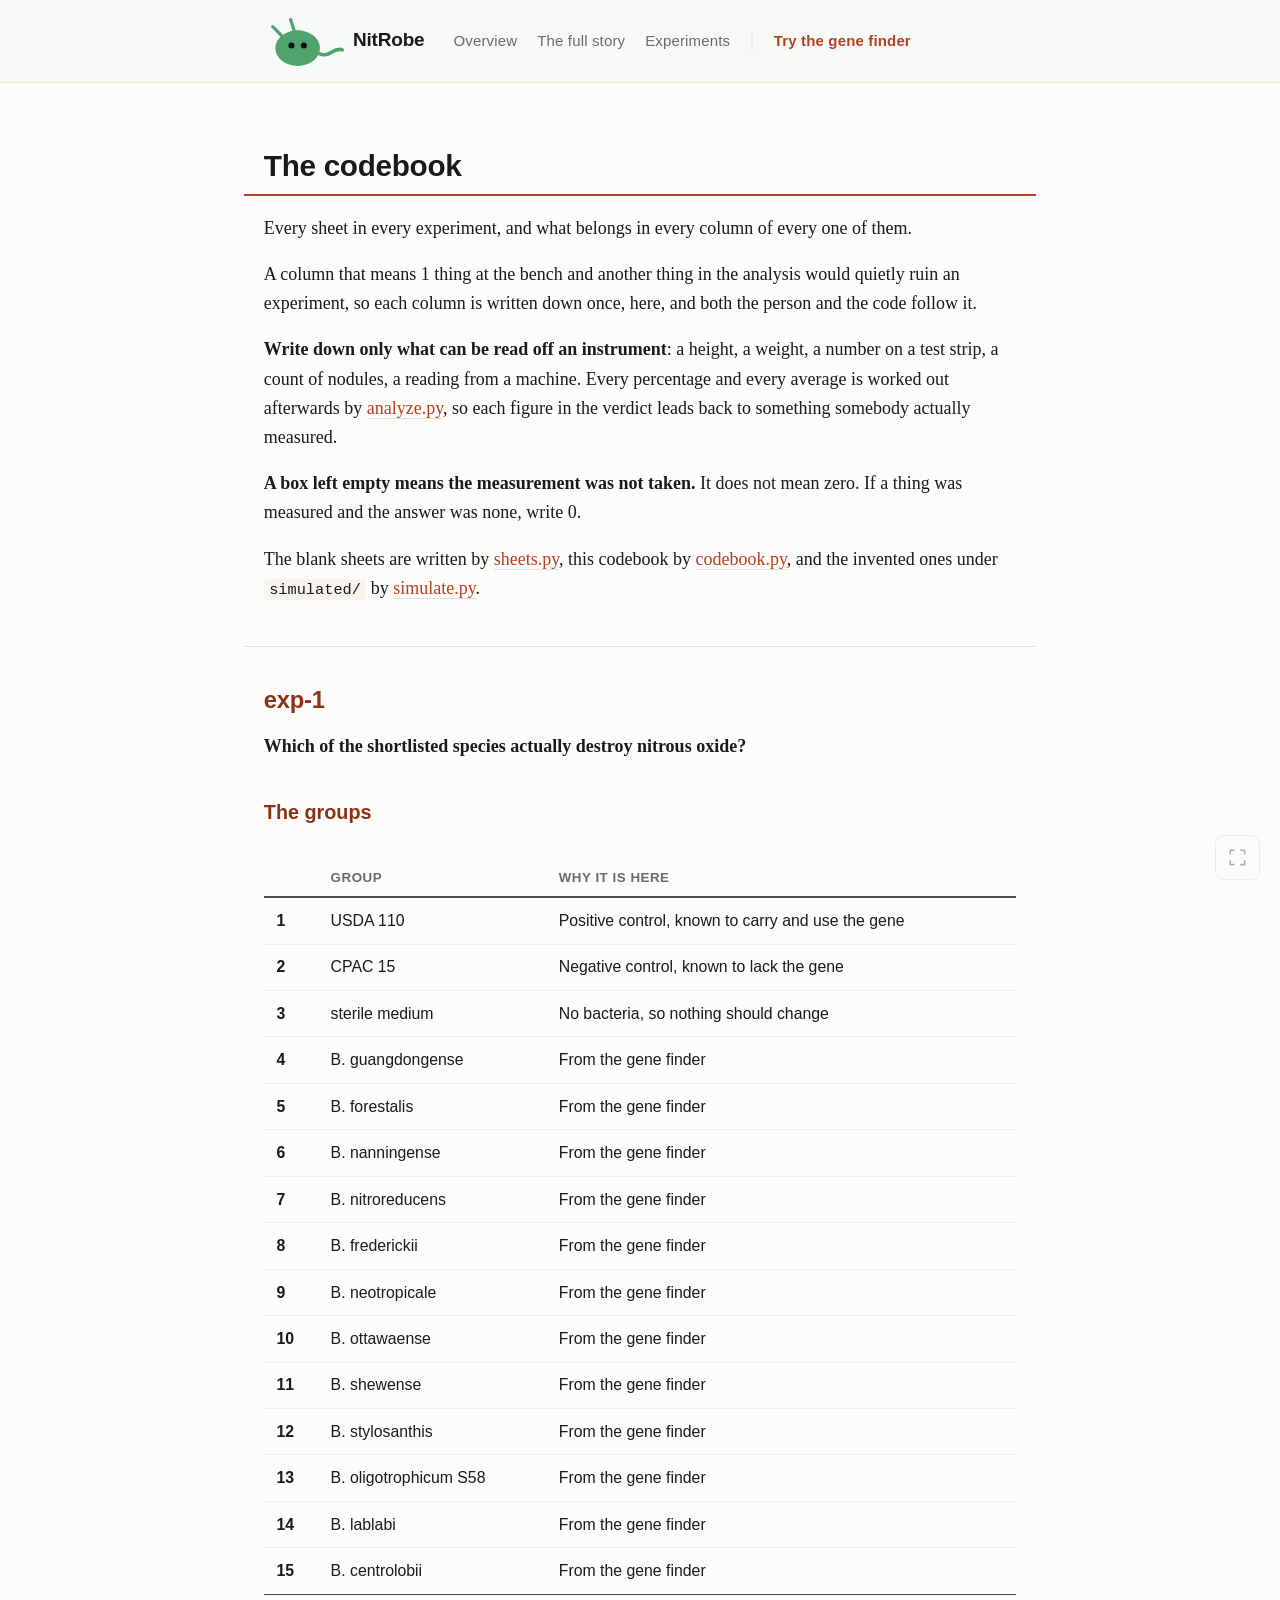
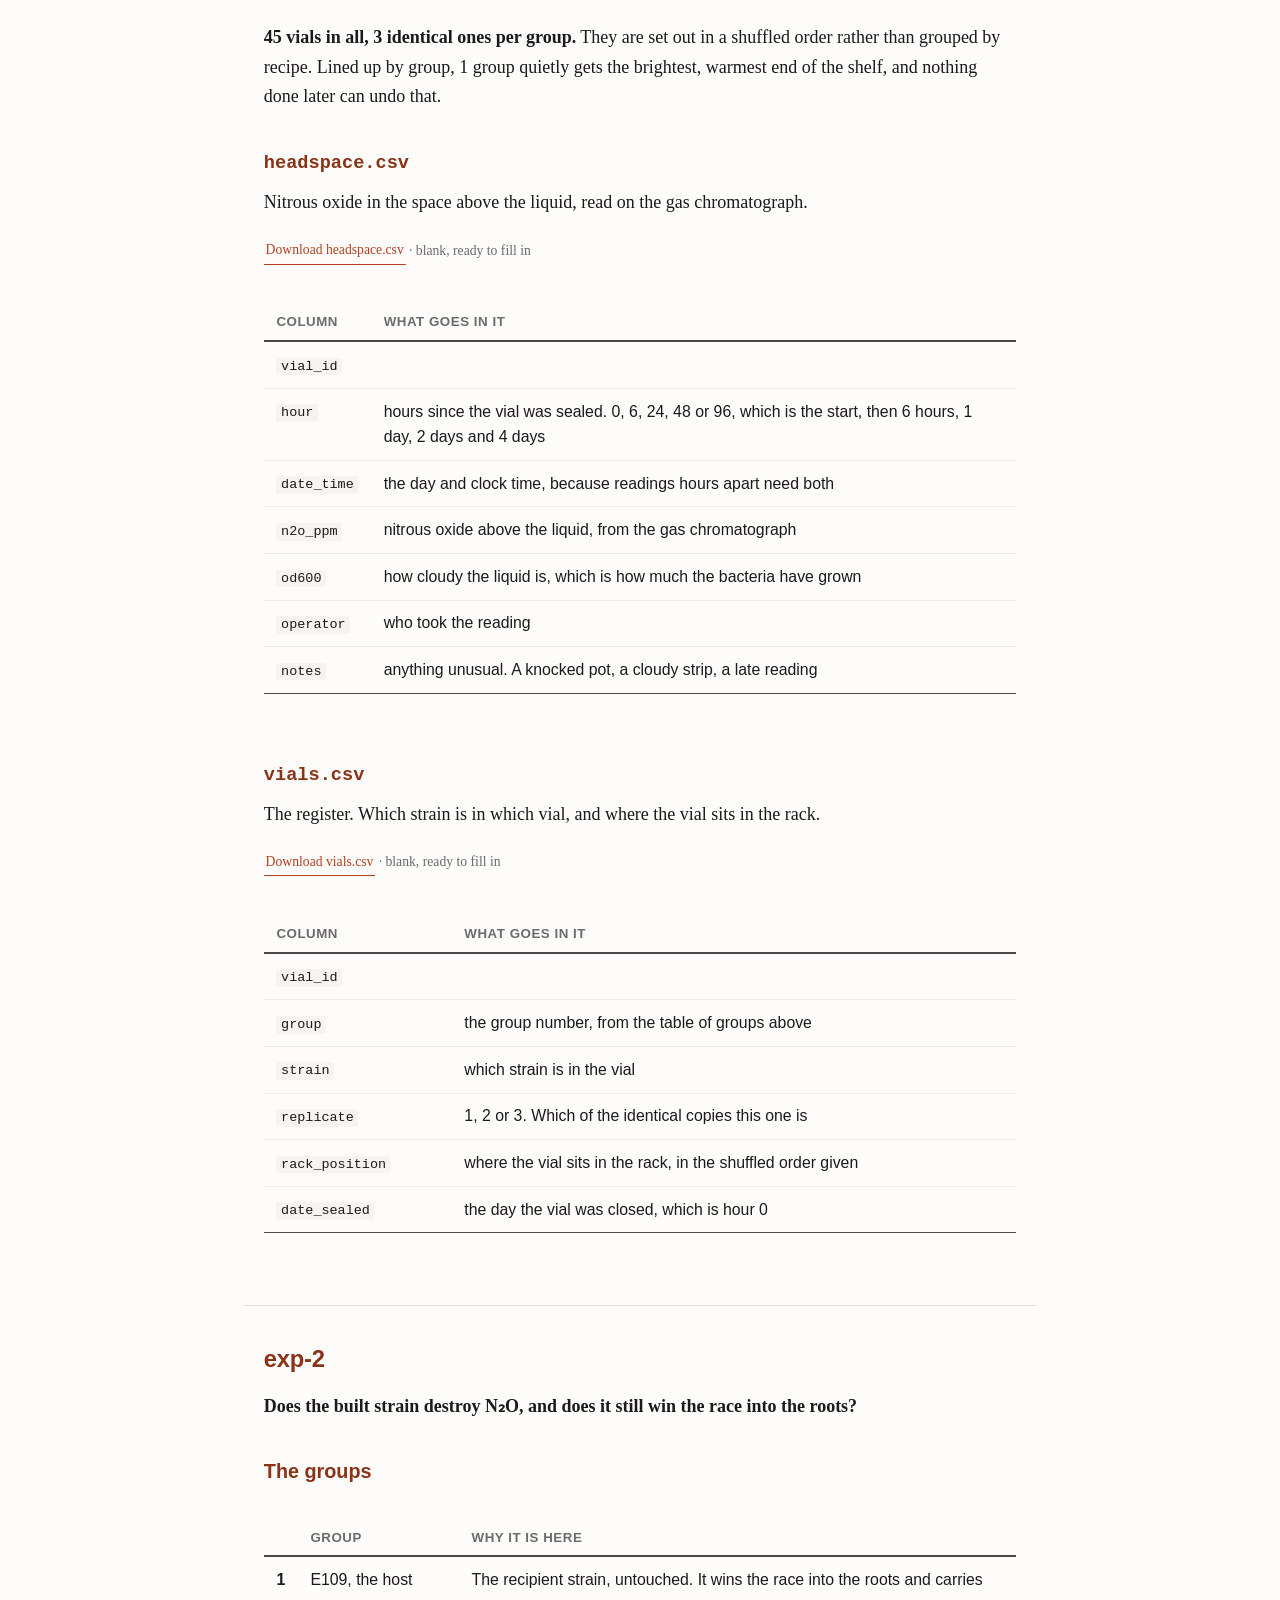
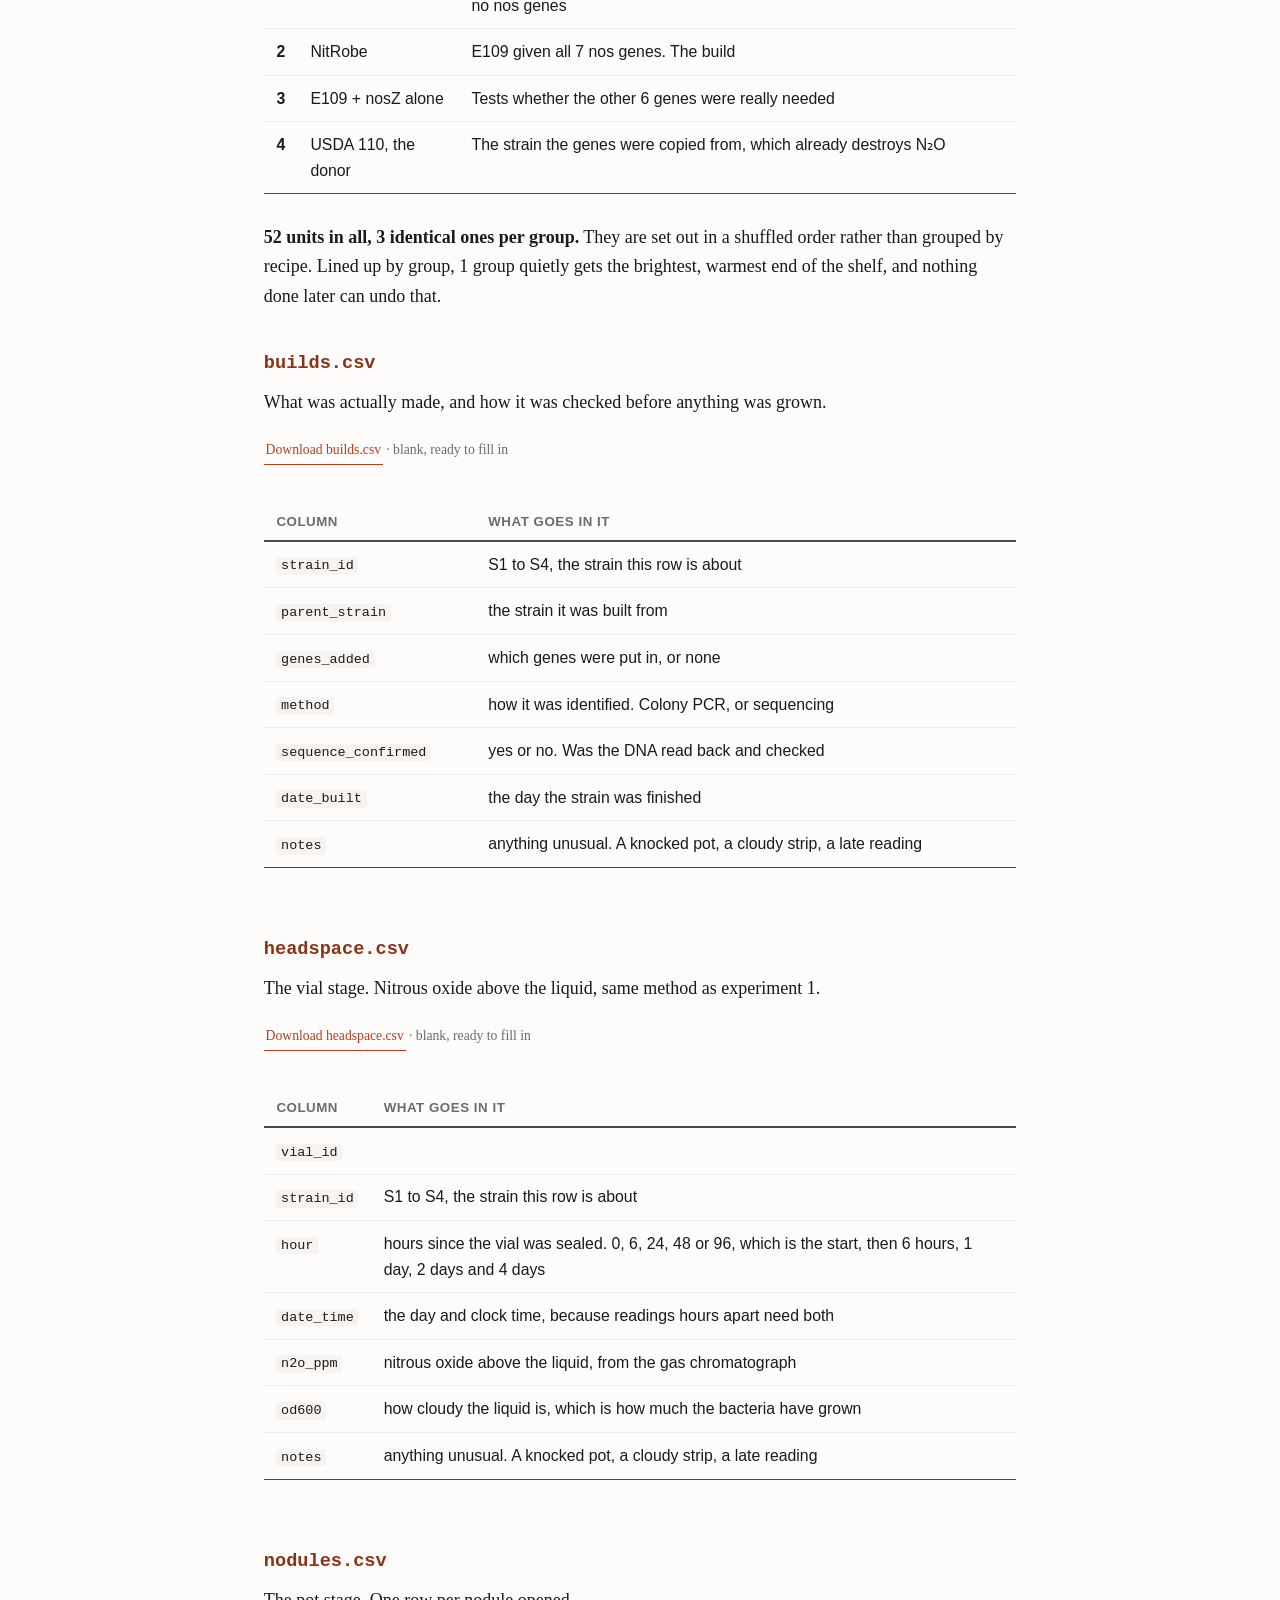
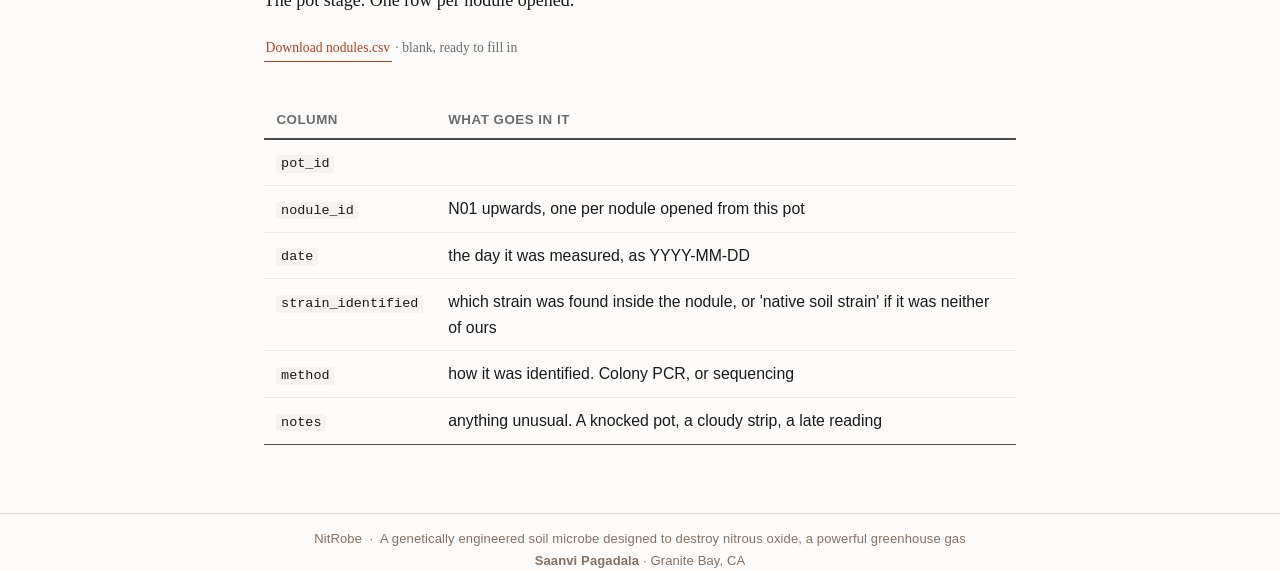
<file: experiments/codebook.html>
<!doctype html>
<html lang="en"><head><meta charset="utf-8">
<meta name="viewport" content="width=device-width, initial-scale=1">
<title>The codebook</title>
<meta name="description" content="A soil microbe engineered to destroy nitrous oxide, the 3rd worst greenhouse gas. 70% of it comes off farm soil.">
<link rel="canonical" href="https://saanvipagadala.github.io/NitRobe/experiments/codebook.html">
<meta property="og:type" content="website">
<meta property="og:site_name" content="NitRobe">
<meta property="og:title" content="NitRobe">
<meta property="og:description" content="A soil microbe engineered to destroy nitrous oxide, the 3rd worst greenhouse gas. 70% of it comes off farm soil.">
<meta property="og:url" content="https://saanvipagadala.github.io/NitRobe/experiments/codebook.html">
<meta property="og:image" content="https://saanvipagadala.github.io/NitRobe/og-image.png">
<meta property="og:image:width" content="1200">
<meta property="og:image:height" content="630">
<meta property="og:image:alt" content="NitRobe, a soil microbe engineered to destroy a greenhouse gas">
<meta name="twitter:card" content="summary_large_image">
<meta name="twitter:title" content="NitRobe">
<meta name="twitter:description" content="A soil microbe engineered to destroy nitrous oxide, the 3rd worst greenhouse gas. 70% of it comes off farm soil.">
<meta name="twitter:image" content="https://saanvipagadala.github.io/NitRobe/og-image.png">
<meta name="theme-color" content="#4fa46c">
<link rel="icon" type="image/svg+xml" href="../nitrobe.svg">
<link rel="apple-touch-icon" href="../apple-touch-icon.png">
<link rel="stylesheet" href="../site.css">
<style>
  /* The bar across the top. The mark's own green at about 4% over the page:
     enough that the bar reads as its own surface when the text scrolls under
     it, not enough to compete with anything on the page. MarsWorm does the
     same thing with its rust. */
  :root { --bar: #f6f9f5; --bar-rule: #dde8dc; }
  body { background: var(--bg); }
  main { margin: 0; padding: 1.4rem 0 0; }
  /* The header, in the shape the public MarsWorm pages use: sticky, the mark
     on the left, and the page it is on underlined in the accent. The links
     stay centred, which is where this site has always had them. */
  h1 { margin-bottom: 1rem; }
  h2 { margin-top: 2.2rem; font-size: 1.32rem; }
  /* Anything a fragment can land on has to clear the sticky bar, or the
     thing being linked to sits behind it. The vendored stylesheet does
     this for headings; folds and figures need it too, and an h2 rule
     here would otherwise override the vendored one. */
  main [id], main details, main summary {
    scroll-margin-top: calc(var(--nav-h) + 1.4rem); }
  h3 { font-size: 1.1rem; }
  hr { border: 0; border-top: 1px solid var(--rule); margin: 2.4rem 0 0; }
  hr + h2 { margin-top: 1.9rem; }

  /* The link that hands a line of writing off to a longer page. Set the way
     the gene finder sets "See how it was built": the accent, no extra
     weight, a hairline of the accent under it, and the size of a note
     rather than of the prose around it. 0.8rem is 14.4px here, which is
     that 14.5px. */
  a.more { font-size: .8rem; font-weight: 400;
           border-bottom-color: rgba(179, 64, 31, .35); }
  a.more:hover { color: var(--ink);
                 border-bottom-color: rgba(26, 26, 26, .4); }

  .tablewrap { overflow-x: auto; }
  .tablewrap > table { width: 100%; margin: 1.2rem 0 1.6rem; }
  table { font-size: .88rem; }
  th { font-family: var(--sans); font-size: .74rem; letter-spacing: .04em;
       text-transform: uppercase; color: var(--ink-3); font-weight: 600; }

  /* The caveats. Every one of these is somewhere the project admits a limit,
     so they are set apart rather than buried in a paragraph. */
  blockquote { border-left: 3px solid var(--accent); padding: .1rem 0 .1rem 1.1rem;
               margin: 1.4rem 0; color: var(--ink); }
  blockquote h3 { margin: .3rem 0; font-size: 1.28rem; color: var(--accent-2);
                  border: 0; padding: 0; }

  /* The experiments index, matching labs.html on the public site. The title
     is a plain link, what the experiment involves sits under it in the same
     size, and the paperwork links keep to one line so the rows line up. */
  .labs td:first-child { white-space: nowrap; width: 1%; }
  .labs td:last-child { white-space: nowrap; }
  /* The paperwork links are a footnote to the row, not part of it, so they
     are set at the size the finder uses for the same kind of link. 0.8rem is
     14.4px here, which is that 14.5px. */
  .labs td:last-child { font-size: .8rem; }
  .labs td:last-child a { display: inline-block; }
  .labs td:last-child a + a { margin-left: .7rem; }
  .labs .ask { display: block; color: var(--ink-2); margin-top: .15rem; }

  img { max-width: 100%; height: auto; background: #fff;
        border: 1px solid var(--rule-2); border-radius: 3px; margin: 1rem 0; }
  /* The drawings, presented the way the public MarsWorm pages present
     theirs. They are transparent on purpose, so they take the colour of the
     page: a white box and a border behind one shows as a pale block. */
  .fig { margin: 2rem auto; }
  .fig img { display: block; max-width: 100%; height: auto; margin: 0 auto;
             background: none; border: 0; }
  .fig figcaption { margin: .6rem auto 0; max-width: 40rem; text-align: center;
                    font-family: var(--sans); font-size: .78rem;
                    line-height: 1.5; color: var(--ink-3); }
  /* A drawing squeezed into the text column is a picture of some writing
     rather than writing. So it keeps its size and the figure scrolls
     sideways, which is what the tables on this site already do. */
  /* A drawing is allowed past the text measure, because an experiment
     squeezed into 44rem stops being readable. */
  /* Only once the window itself is narrower than the drawing does the figure
     scroll instead of shrinking past the point of being read, which is what
     the tables on this site already do. */
  @media (max-width: 62rem) {
    .fig.wide { overflow-x: auto; }
    .fig.wide img { min-width: 900px; }
  }
  /* The caption lives inside the box that scrolls, so centring it on a narrow
     screen would centre it against the drawing's full width and push it out
     of sight. Pinned to the left of the scrollport, it stays visible. */
  @media (max-width: 62rem) {
    .fig.wide figcaption { position: sticky; left: 0;
                           width: min(40rem, 92vw); margin: .6rem 0 0; }
  }
  small { color: var(--ink-3); }

  /* The folds. site.css styles these under .page, which this site does not
     use, so the same look is set out here: a quiet offer with a rule down its
     left side and a triangle that turns when it opens. */
  main > details { margin: .5rem auto 1.1rem;
                   border-left: 2px solid var(--rule); padding-top: .1rem; }
  main > details > summary { cursor: pointer; list-style: none;
                             font-family: var(--sans); font-size: .92rem;
                             font-weight: 600; color: var(--ink-2);
                             padding: .35rem 0 .35rem 1.2rem;
                             margin-left: -1.2rem; }
  main > details > summary::-webkit-details-marker { display: none; }
  main > details > summary::before { content: "▸"; display: inline-block;
                                     width: 1rem; color: var(--accent);
                                     transition: transform .15s; }
  main > details[open] > summary::before { transform: rotate(90deg); }
  main > details > summary:hover { color: var(--accent); }

  /* An open fold is an answer being read, and the page around it is a list of
     questions being scanned. So it stops looking like the list: it sits on
     its own tint, its rule turns the accent colour, and the type comes up a
     touch with more air between the lines. */
  main > details[open] { background: var(--bg-2);
                         border-left-color: var(--accent);
                         border-radius: 0 3px 3px 0;
                         margin-bottom: 1.6rem; padding-bottom: .4rem; }
  main > details[open] > summary { color: var(--ink);
                                   border-bottom: 1px solid var(--rule);
                                   margin-bottom: .5rem; }
  main > details[open] > *:not(summary) { font-size: 1.02rem;
                                          line-height: 1.72; }
  /* The padding on the fold's own children replaces what main > * gives to
     everything else, so text inside a fold lines up with text outside it. */
  main > details > *:not(summary) { padding-left: 1.2rem; }
  main > details[open] > *:not(summary) { padding-right: 1.2rem; }
  /* A call-out inside an open fold. Outside a fold it stands out by sitting
     on a tint; inside one the fold is already tinted, so the tint would
     vanish. It stands on the page's own background instead, which is the
     lighter of the 2, and keeps its accent rule. */
  main > details[open] blockquote { background: var(--bg);
                                    border-left-width: 3px;
                                    border-radius: 0 3px 3px 0;
                                    padding: .55rem 1rem .55rem 1.1rem;
                                    margin: 1.2rem 0; }

  /* Last, on purpose. Main spans the window and every child is held to the
     text measure, which is what lets a drawing sit wider than the text
     without a scrollbar. It comes after the rules above because several of
     them set a side margin of 0, and a rule or a quote pushed to the window
     edge is what that looked like. */
  main > * { max-width: var(--col); margin-left: auto; margin-right: auto;
             padding-left: clamp(1rem, 5vw, 1.1rem);
             padding-right: clamp(1rem, 5vw, 1.1rem); }
  /* A plain figure keeps to the text column. Only a wide one is
     allowed past it, which is how the public pages split them. */
  /* The footer is 2 short lines, so it is set as 2 short lines: half the gap
     above it, tighter padding, and the 2 lines closer together than ordinary
     paragraphs. The fullscreen button keeps the corner it has on the public
     pages, 1.1rem in from the edges. */
  .foot { margin-top: 2.2rem; padding-top: .9rem; padding-bottom: .9rem; }
  .foot p { margin-bottom: .15rem; }
  .foot .who { margin-bottom: 0; }

  main > figure { max-width: var(--col); }
  main > figure.wide { max-width: 62rem; }
  main > .tablewrap { max-width: var(--col); }
  /* site.css holds the hero to 40rem, and on the public pages a
     class-level rule widens it back to the column. Same here, or
     the portrait sits indented from the heading above it. */
  main > .hero { max-width: var(--col); }
</style></head><body>
<!-- The bar across the top of every page, and the footer under it.

     This is 1 file because the site is built 2 different ways. The writing is
     markdown run through pandoc; the gene finder is a standalone page built by
     work/dna_model/export_browser.py and copied in whole. Those 2 used to
     carry their own copies of the bar, and the copies drifted: different
     widths, different text sizes, a bar that slid sideways on a page with 1
     more link in it.

     Everything here is in pixels on purpose. site.css sets html to 18px and
     the finder runs at 16px, so the same rem value means 2 different sizes.
     Pixels are the only units that mean the same thing on both.

     build_site.py reads this file, fills in the 2 placeholders below, and
     puts it on both kinds of page. The placeholder names are deliberately not
     repeated in this comment: the fill-in is a plain string replace, so a
     placeholder written here would be replaced here too, and a bar full of
     links would end up inside an HTML comment. -->
<style>
.sitebar { position: sticky; top: 0; z-index: 50;
  background: #f6f9f5; border-bottom: 1px solid #dde8dc; }
/* The same width as the text column, and the same padding, so the mark starts
   exactly where the writing starts. Sized by the column rather than by its own
   contents, or the whole group shifts when a page has an extra link. */
.sitebar .inner { display: flex; align-items: center; gap: 11px 29px;
  width: 792px; max-width: 100%; margin: 0 auto;
  padding: 11px clamp(18px, 5vw, 0px); }
.sitebar .brand { display: flex; align-items: center; gap: 9px;
  color: #1a1a1a; text-decoration: none; border: 0; }
.sitebar .brand img { width: 82px; height: 60px; background: none; border: 0;
  margin: 0; }
.sitebar .brand b { font-family: "Helvetica Neue", Helvetica, Arial, sans-serif;
  font-size: 19px; line-height: 1.15; letter-spacing: -.01em; }
.sitebar .links { display: flex; flex-wrap: wrap; gap: 6px 20px; }
.sitebar .links a { font-family: "Helvetica Neue", Helvetica, Arial, sans-serif;
  font-size: 15px; letter-spacing: .01em; color: #6b6b6b;
  text-decoration: none; border: 0; padding: 3px 0; white-space: nowrap; }
.sitebar .links a:hover { color: #b3401f; }
.sitebar .links .sep { color: #e2ddd9; user-select: none; }
.sitebar .links a.tool { color: #b3401f; font-weight: 600; }
.sitebar .links a.here { color: #1a1a1a; font-weight: 600;
  border-bottom: 2px solid #b3401f; }
@media (max-width: 830px) { .sitebar .brand img { width: 44px; height: 29px; } }

/* The same numbers the MarsWorm site uses: 0.9rem of padding top and bottom
   rather than 1.4 and 3, and the 2 lines close together. The old values left
   a hand's width of nothing under the writing. */
.sitefoot { margin-top: 40px; padding: 16px clamp(18px, 5vw, 54px);
  border-top: 1px solid #e6dbd4; text-align: center; }
.sitefoot p { font-family: "Helvetica Neue", Helvetica, Arial, sans-serif;
  margin: 0 auto 3px; font-size: 13px; color: #877060; letter-spacing: .01em;
  line-height: 1.4; }
.sitefoot p:last-child { margin-bottom: 0; }
.sitefoot b { color: #877060; font-weight: 700; }
</style>
<nav class="sitebar"><div class="inner">
<a class="brand" href="../index.html"><img src="../nitrobe.svg" alt="">
<span class="wordmark"><b>NitRobe</b></span></a>
<div class="links"><a class="" href="../index.html">Overview</a><a class="" href="../end-to-end.html">The full story</a><a class="" href="../experiments/index.html">Experiments</a><span class="sep" aria-hidden="true">|</span><a class="tool" href="../finder/index.html">Try the gene finder</a></div></div></nav>

<main class="">
<h1 id="the-codebook">The codebook</h1>
<p>Every sheet in every experiment, and what belongs in every column of
every one of them.</p>
<p>A column that means 1 thing at the bench and another thing in the
analysis would quietly ruin an experiment, so each column is written
down once, here, and both the person and the code follow it.</p>
<p><strong>Write down only what can be read off an instrument</strong>:
a height, a weight, a number on a test strip, a count of nodules, a
reading from a machine. Every percentage and every average is worked out
afterwards by <a href="../work/experiments/analyze.py">analyze.py</a>, so each figure in the
verdict leads back to something somebody actually measured.</p>
<p><strong>A box left empty means the measurement was not
taken.</strong> It does not mean zero. If a thing was measured and the
answer was none, write 0.</p>
<p>The blank sheets are written by <a href="../work/experiments/sheets.py">sheets.py</a>,
this codebook by <a href="../work/experiments/codebook.py">codebook.py</a>, and the invented
ones under <code>simulated/</code> by <a
href="../work/experiments/simulate.py">simulate.py</a>.</p>
<hr />
<h2 id="exp-1">exp-1</h2>
<p><strong>Which of the shortlisted species actually destroy nitrous
oxide?</strong></p>
<h3 id="the-groups">The groups</h3>
<div class="tablewrap"><table>
<thead>
<tr>
<th></th>
<th>Group</th>
<th>Why it is here</th>
</tr>
</thead>
<tbody>
<tr>
<td><strong>1</strong></td>
<td>USDA 110</td>
<td>Positive control, known to carry and use the gene</td>
</tr>
<tr>
<td><strong>2</strong></td>
<td>CPAC 15</td>
<td>Negative control, known to lack the gene</td>
</tr>
<tr>
<td><strong>3</strong></td>
<td>sterile medium</td>
<td>No bacteria, so nothing should change</td>
</tr>
<tr>
<td><strong>4</strong></td>
<td>B. guangdongense</td>
<td>From the gene finder</td>
</tr>
<tr>
<td><strong>5</strong></td>
<td>B. forestalis</td>
<td>From the gene finder</td>
</tr>
<tr>
<td><strong>6</strong></td>
<td>B. nanningense</td>
<td>From the gene finder</td>
</tr>
<tr>
<td><strong>7</strong></td>
<td>B. nitroreducens</td>
<td>From the gene finder</td>
</tr>
<tr>
<td><strong>8</strong></td>
<td>B. frederickii</td>
<td>From the gene finder</td>
</tr>
<tr>
<td><strong>9</strong></td>
<td>B. neotropicale</td>
<td>From the gene finder</td>
</tr>
<tr>
<td><strong>10</strong></td>
<td>B. ottawaense</td>
<td>From the gene finder</td>
</tr>
<tr>
<td><strong>11</strong></td>
<td>B. shewense</td>
<td>From the gene finder</td>
</tr>
<tr>
<td><strong>12</strong></td>
<td>B. stylosanthis</td>
<td>From the gene finder</td>
</tr>
<tr>
<td><strong>13</strong></td>
<td>B. oligotrophicum S58</td>
<td>From the gene finder</td>
</tr>
<tr>
<td><strong>14</strong></td>
<td>B. lablabi</td>
<td>From the gene finder</td>
</tr>
<tr>
<td><strong>15</strong></td>
<td>B. centrolobii</td>
<td>From the gene finder</td>
</tr>
</tbody>
</table></div>
<p><strong>45 vials in all, 3 identical ones per group.</strong> They
are set out in a shuffled order rather than grouped by recipe. Lined up
by group, 1 group quietly gets the brightest, warmest end of the shelf,
and nothing done later can undo that.</p>
<h3 id="headspacecsv"><code>headspace.csv</code></h3>
<p>Nitrous oxide in the space above the liquid, read on the gas
chromatograph.</p>
<p><small><a href="../work/experiments/data/exp-1/headspace.csv">Download headspace.csv</a>
· blank, ready to fill in</small></p>
<div class="tablewrap"><table>
<thead>
<tr>
<th>Column</th>
<th>What goes in it</th>
</tr>
</thead>
<tbody>
<tr>
<td><code>vial_id</code></td>
<td></td>
</tr>
<tr>
<td><code>hour</code></td>
<td>hours since the vial was sealed. 0, 6, 24, 48 or 96, which is the
start, then 6 hours, 1 day, 2 days and 4 days</td>
</tr>
<tr>
<td><code>date_time</code></td>
<td>the day and clock time, because readings hours apart need both</td>
</tr>
<tr>
<td><code>n2o_ppm</code></td>
<td>nitrous oxide above the liquid, from the gas chromatograph</td>
</tr>
<tr>
<td><code>od600</code></td>
<td>how cloudy the liquid is, which is how much the bacteria have
grown</td>
</tr>
<tr>
<td><code>operator</code></td>
<td>who took the reading</td>
</tr>
<tr>
<td><code>notes</code></td>
<td>anything unusual. A knocked pot, a cloudy strip, a late reading</td>
</tr>
</tbody>
</table></div>
<h3 id="vialscsv"><code>vials.csv</code></h3>
<p>The register. Which strain is in which vial, and where the vial sits
in the rack.</p>
<p><small><a href="../work/experiments/data/exp-1/vials.csv">Download vials.csv</a> · blank,
ready to fill in</small></p>
<div class="tablewrap"><table>
<thead>
<tr>
<th>Column</th>
<th>What goes in it</th>
</tr>
</thead>
<tbody>
<tr>
<td><code>vial_id</code></td>
<td></td>
</tr>
<tr>
<td><code>group</code></td>
<td>the group number, from the table of groups above</td>
</tr>
<tr>
<td><code>strain</code></td>
<td>which strain is in the vial</td>
</tr>
<tr>
<td><code>replicate</code></td>
<td>1, 2 or 3. Which of the identical copies this one is</td>
</tr>
<tr>
<td><code>rack_position</code></td>
<td>where the vial sits in the rack, in the shuffled order given</td>
</tr>
<tr>
<td><code>date_sealed</code></td>
<td>the day the vial was closed, which is hour 0</td>
</tr>
</tbody>
</table></div>
<hr />
<h2 id="exp-2">exp-2</h2>
<p><strong>Does the built strain destroy N₂O, and does it still win the
race into the roots?</strong></p>
<h3 id="the-groups-1">The groups</h3>
<div class="tablewrap"><table>
<thead>
<tr>
<th></th>
<th>Group</th>
<th>Why it is here</th>
</tr>
</thead>
<tbody>
<tr>
<td><strong>1</strong></td>
<td>E109, the host</td>
<td>The recipient strain, untouched. It wins the race into the roots and
carries no nos genes</td>
</tr>
<tr>
<td><strong>2</strong></td>
<td>NitRobe</td>
<td>E109 given all 7 nos genes. The build</td>
</tr>
<tr>
<td><strong>3</strong></td>
<td>E109 + nosZ alone</td>
<td>Tests whether the other 6 genes were really needed</td>
</tr>
<tr>
<td><strong>4</strong></td>
<td>USDA 110, the donor</td>
<td>The strain the genes were copied from, which already destroys
N₂O</td>
</tr>
</tbody>
</table></div>
<p><strong>52 units in all, 3 identical ones per group.</strong> They
are set out in a shuffled order rather than grouped by recipe. Lined up
by group, 1 group quietly gets the brightest, warmest end of the shelf,
and nothing done later can undo that.</p>
<h3 id="buildscsv"><code>builds.csv</code></h3>
<p>What was actually made, and how it was checked before anything was
grown.</p>
<p><small><a href="../work/experiments/data/exp-2/builds.csv">Download builds.csv</a> ·
blank, ready to fill in</small></p>
<div class="tablewrap"><table>
<thead>
<tr>
<th>Column</th>
<th>What goes in it</th>
</tr>
</thead>
<tbody>
<tr>
<td><code>strain_id</code></td>
<td>S1 to S4, the strain this row is about</td>
</tr>
<tr>
<td><code>parent_strain</code></td>
<td>the strain it was built from</td>
</tr>
<tr>
<td><code>genes_added</code></td>
<td>which genes were put in, or none</td>
</tr>
<tr>
<td><code>method</code></td>
<td>how it was identified. Colony PCR, or sequencing</td>
</tr>
<tr>
<td><code>sequence_confirmed</code></td>
<td>yes or no. Was the DNA read back and checked</td>
</tr>
<tr>
<td><code>date_built</code></td>
<td>the day the strain was finished</td>
</tr>
<tr>
<td><code>notes</code></td>
<td>anything unusual. A knocked pot, a cloudy strip, a late reading</td>
</tr>
</tbody>
</table></div>
<h3 id="headspacecsv-1"><code>headspace.csv</code></h3>
<p>The vial stage. Nitrous oxide above the liquid, same method as
experiment 1.</p>
<p><small><a href="../work/experiments/data/exp-2/headspace.csv">Download headspace.csv</a>
· blank, ready to fill in</small></p>
<div class="tablewrap"><table>
<thead>
<tr>
<th>Column</th>
<th>What goes in it</th>
</tr>
</thead>
<tbody>
<tr>
<td><code>vial_id</code></td>
<td></td>
</tr>
<tr>
<td><code>strain_id</code></td>
<td>S1 to S4, the strain this row is about</td>
</tr>
<tr>
<td><code>hour</code></td>
<td>hours since the vial was sealed. 0, 6, 24, 48 or 96, which is the
start, then 6 hours, 1 day, 2 days and 4 days</td>
</tr>
<tr>
<td><code>date_time</code></td>
<td>the day and clock time, because readings hours apart need both</td>
</tr>
<tr>
<td><code>n2o_ppm</code></td>
<td>nitrous oxide above the liquid, from the gas chromatograph</td>
</tr>
<tr>
<td><code>od600</code></td>
<td>how cloudy the liquid is, which is how much the bacteria have
grown</td>
</tr>
<tr>
<td><code>notes</code></td>
<td>anything unusual. A knocked pot, a cloudy strip, a late reading</td>
</tr>
</tbody>
</table></div>
<h3 id="nodulescsv"><code>nodules.csv</code></h3>
<p>The pot stage. One row per nodule opened.</p>
<p><small><a href="../work/experiments/data/exp-2/nodules.csv">Download nodules.csv</a> ·
blank, ready to fill in</small></p>
<div class="tablewrap"><table>
<thead>
<tr>
<th>Column</th>
<th>What goes in it</th>
</tr>
</thead>
<tbody>
<tr>
<td><code>pot_id</code></td>
<td></td>
</tr>
<tr>
<td><code>nodule_id</code></td>
<td>N01 upwards, one per nodule opened from this pot</td>
</tr>
<tr>
<td><code>date</code></td>
<td>the day it was measured, as YYYY-MM-DD</td>
</tr>
<tr>
<td><code>strain_identified</code></td>
<td>which strain was found inside the nodule, or 'native soil strain' if
it was neither of ours</td>
</tr>
<tr>
<td><code>method</code></td>
<td>how it was identified. Colony PCR, or sequencing</td>
</tr>
<tr>
<td><code>notes</code></td>
<td>anything unusual. A knocked pot, a cloudy strip, a late reading</td>
</tr>
</tbody>
</table></div>

</main>
<!-- The 2 lines every page ends on. Styled by assets/sitebar.html, which
     every page that uses this also carries. -->
<footer class="sitefoot">
<p>NitRobe &nbsp;&middot;&nbsp; A genetically engineered soil microbe designed
to destroy nitrous oxide, a powerful greenhouse gas</p>
<p><b>Saanvi Pagadala</b> &middot; Granite Bay, CA</p>
</footer>

<script>
window.wireFolds = function () {
  var folds = document.querySelectorAll("details");

  // 1 fold open at a time. Opening any other one closes it, so the page
  // never grows into a wall of text while somebody is reading it.
  folds.forEach(function (d) {
    d.addEventListener("toggle", function () {
      if (!d.open) return;
      // Closing a fold higher up the page pulls everything below it upwards,
      // so the question somebody just clicked would jump away from the
      // cursor. Measure where it sits, close the others, then scroll by the
      // difference so it stays exactly where it was.
      var head = d.querySelector("summary");
      var before = head.getBoundingClientRect().top;
      folds.forEach(function (o) { if (o !== d) o.open = false; });
      var after = head.getBoundingClientRect().top;
      if (after !== before) scrollBy(0, after - before);
    });
  });

  // A link to a closed fold lands the reader on a 1 line summary and nothing
  // else, so a fold the address bar points at opens itself. Runs on arrival
  // and again on every jump, including the back button.
  function reveal() {
    var id = location.hash.slice(1);
    if (!id) return;
    var el = document.getElementById(id);
    while (el) {
      if (el.tagName === "DETAILS") el.open = true;
      el = el.parentElement;
    }
    var t = document.getElementById(id);
    if (t) t.scrollIntoView();
  }
  addEventListener("hashchange", reveal);
  reveal();
};
wireFolds();
</script>
<!-- The fullscreen button, and the router that keeps fullscreen across links.
     Started as a copy of outreach/build/fullscreen.html so this submission
     travels on its own, and the router has since been rewritten: this site
     has pages of 2 different shapes, the writing and the gene finder, so the
     router swaps whole pages rather than 3 named parts. -->

<!-- Fullscreen, the way a video player offers it: a quiet corner button that
     gets the browser's own furniture out of the way for reading. Written by
     script rather than sitting in the markup, because a browser that cannot
     do it should not be offered it. Desktop only: an iPhone has no fullscreen
     for a page, and on a tablet the button would sit under a thumb. -->
<script>
(function () {
  var root = document.documentElement;
  if (!(root.requestFullscreen || root.webkitRequestFullscreen)) return;
  if ('ontouchstart' in window) return;
  // Every page carries this file, so a swapped-in page runs it again. The
  // button and its listeners are already here; nothing to do.
  if (window.__fsButton) return;
  window.__fsButton = true;

  var EXPAND = '<path d="M3 8V3h5M17 3h5v5M22 17v5h-5M8 22H3v-5"/>';
  var SHRINK = '<path d="M8 3v5H3M22 8h-5V3M17 22v-5h5M3 17h5v5"/>';

  var btn = document.createElement('button');
  btn.className = 'fs';
  btn.type = 'button';
  document.body.appendChild(btn);

  function on() {
    return !!(document.fullscreenElement || document.webkitFullscreenElement);
  }
  function paint() {
    var label = on() ? 'Leave fullscreen' : 'Read fullscreen';
    btn.setAttribute('aria-label', label);
    btn.title = label + '  (F)';
    btn.innerHTML = '<svg viewBox="0 0 25 25" aria-hidden="true">' +
                    (on() ? SHRINK : EXPAND) + '</svg>';
  }
  function toggle() {
    if (on()) {
      (document.exitFullscreen || document.webkitExitFullscreen).call(document);
    } else {
      (root.requestFullscreen || root.webkitRequestFullscreen).call(root);
    }
  }

  btn.addEventListener('click', toggle);
  document.addEventListener('fullscreenchange', paint);
  document.addEventListener('webkitfullscreenchange', paint);
  // The same shortcut a video player uses, but never while something is being
  // typed into, and never on top of a browser shortcut.
  addEventListener('keydown', function (e) {
    if (e.key !== 'f' && e.key !== 'F') return;
    if (e.metaKey || e.ctrlKey || e.altKey) return;
    var t = e.target;
    if (t && (t.isContentEditable ||
              /^(INPUT|TEXTAREA|SELECT)$/.test(t.tagName))) return;
    e.preventDefault();
    toggle();
  });
  paint();
})();
</script>

<!-- Fullscreen belongs to a document, so following an ordinary link drops out
     of it, and the new page cannot ask to go back in: a browser only grants
     fullscreen on a click, and a fresh document has no click behind it.

     So while fullscreen is on, and only then, a click on a link to another
     page of this site fetches that page and puts it in place of this one
     rather than navigating. The document never changes, so fullscreen never
     ends. Outside fullscreen nothing here runs at all and every link is an
     ordinary link, which is what keeps this plain static HTML for anyone
     reading it normally, and what makes the failure of any of it harmless.

     What gets swapped is the whole body, not a list of named parts. The
     writing pages and the gene finder are built by 2 different programs and
     share no layout, and the finder is a working app: it needs its own
     stylesheet, its own scripts and its own startup, not just its markup.
     Swapping everything is the only thing that covers both. -->
<script>
(function () {
  if (window.__fsRouter) return;            // a swapped-in page ran this again
  window.__fsRouter = true;

  // The bar across the top, under either of the names the 2 builds give it.
  var NAV = '.sitebar, .topbar, .nav';
  // The head is only ever asked for what styles a page and what marks it.
  // The icon is in here because the pages sit at different depths and each
  // one points at the mark its own way; left alone it asks for a file that
  // is not there.
  var SKIN = 'link[rel="stylesheet"], link[rel="icon"], style';
  // Scripts already fetched once. The finder's model is megabytes; walking
  // back into it should not download it a second time.
  var fetched = {};
  [].forEach.call(document.scripts, function (s) {
    if (s.src) fetched[s.src] = true;
  });

  function full() {
    return !!(document.fullscreenElement || document.webkitFullscreenElement);
  }

  // One script from the incoming page, put into this one so it runs. An
  // inline script is wrapped in a function so that running the same page
  // twice does not redeclare its variables; anything a page means to share
  // between its scripts it hangs on window, which still works.
  function run(src, text) {
    return new Promise(function (done) {
      if (src) {
        if (fetched[src]) return done();
        fetched[src] = true;
      }
      var s = document.createElement('script');
      if (src) {
        s.src = src;
        s.async = false;
        s.onload = s.onerror = done;
      } else {
        s.textContent = '(function(){' + text + '\n})();';
      }
      document.body.appendChild(s);
      if (!src) done();
    });
  }

  function settle(hash) {
    // The bar's height and the landing on a #section are both worked out on
    // load; a swapped-in page has to have them worked out again.
    var nav = document.querySelector(NAV);
    if (nav) {
      document.documentElement.style.setProperty(
        '--nav-h', nav.getBoundingClientRect().height + 'px');
    }
    var el = hash && document.getElementById(decodeURIComponent(hash.slice(1)));
    // Nothing animates: the stylesheet asks for no smooth scrolling, so these
    // arrive at once rather than gliding and being interrupted.
    if (el) el.scrollIntoView(true);
    else scrollTo(0, 0);
  }

  // A parsed page is not attached to anything, so its hrefs resolve against
  // the page that parsed it rather than against the page they came from.
  // Every address out of one is worked out by hand, against where it lives.
  function at(node, attr, url) {
    var v = node.getAttribute(attr);
    return v === null ? null : new URL(v, url).href;
  }

  function skin(doc, url) {
    // What styles a page is swapped like everything else, because the finder
    // carries its own sizes and the writing pages carry theirs. A stylesheet
    // both pages want is left alone rather than removed and re-added, which
    // would flash the page unstyled.
    var want = {}, have = {};
    [].forEach.call(doc.head.querySelectorAll(SKIN), function (n) {
      want[n.tagName === 'LINK' ? at(n, 'href', url) : n.textContent] = n;
    });
    [].forEach.call(document.head.querySelectorAll(SKIN), function (n) {
      var k = n.tagName === 'LINK' ? n.href : n.textContent;
      if (!want[k]) return n.remove();
      have[k] = true;
      if (n.tagName === 'LINK') n.setAttribute('href', k);
    });
    Object.keys(want).forEach(function (k) {
      if (have[k]) return;
      var n = document.importNode(want[k], true);
      // Written out in full. A stylesheet or an icon named the short way
      // means a different file on a page 1 folder down, and this one is
      // outliving the page it came from.
      if (n.tagName === 'LINK') n.setAttribute('href', k);
      document.head.appendChild(n);
    });
  }

  function swap(url, push) {
    return fetch(url.href).then(function (r) {
      if (!r.ok) throw 0;
      return r.text();
    }).then(function (text) {
      var doc = new DOMParser().parseFromString(text, 'text/html');
      if (!doc.body) throw 0;
      // The URL is changed first: every relative href and src in the incoming
      // markup is resolved against it, and the pages sit at different depths.
      if (push) history.pushState({}, '', url.href);
      skin(doc, url);
      document.title = doc.title;
      document.body.className = doc.body.className;

      // The scripts are held back and run afterwards, in order, against the
      // finished markup; the rest goes in as it is. The button is this
      // document's own and outlives the page under it.
      var scripts = [];
      var body = document.createDocumentFragment();
      [].forEach.call(doc.body.childNodes, function (n) {
        if (n.tagName === 'SCRIPT')
          scripts.push([at(n, 'src', url), n.textContent]);
        else body.appendChild(document.importNode(n, true));
      });
      var btn = document.querySelector('button.fs');
      document.body.textContent = '';
      document.body.appendChild(body);
      if (btn) document.body.appendChild(btn);

      return scripts.reduce(function (chain, s) {
        return chain.then(function () { return run(s[0], s[1]); });
      }, Promise.resolve()).then(function () { settle(url.hash); });
    }).catch(function () {
      location.href = url.href;              // give up quietly, navigate
    });
  }

  addEventListener('click', function (e) {
    if (!full() || e.defaultPrevented) return;
    if (e.metaKey || e.ctrlKey || e.shiftKey || e.altKey || e.button) return;
    var a = e.target.closest && e.target.closest('a');
    if (!a || a.target || a.hasAttribute('download')) return;
    var url = new URL(a.href, location.href);
    if (url.origin !== location.origin) return;
    // Only pages. A .csv or an image is a download or a viewer, and neither
    // is something to paste into this one.
    if (!/\.html$/.test(url.pathname)) return;
    // A link to the page already open. With a #section the browser just
    // scrolls, which is fine. Without one, as on the mark in the bar, it
    // reloads the page, and a reload is a new document: fullscreen ends.
    // So that one is done here instead, by going back to the top.
    if (url.pathname === location.pathname && url.search === location.search) {
      if (url.hash) return;
      e.preventDefault();
      if (location.hash) history.pushState({}, '', url.href);
      scrollTo(0, 0);
      return;
    }
    e.preventDefault();
    swap(url, true);
  });

  addEventListener('popstate', function () {
    if (full()) swap(new URL(location.href), false);
  });
})();
</script>

</body></html>
</file>
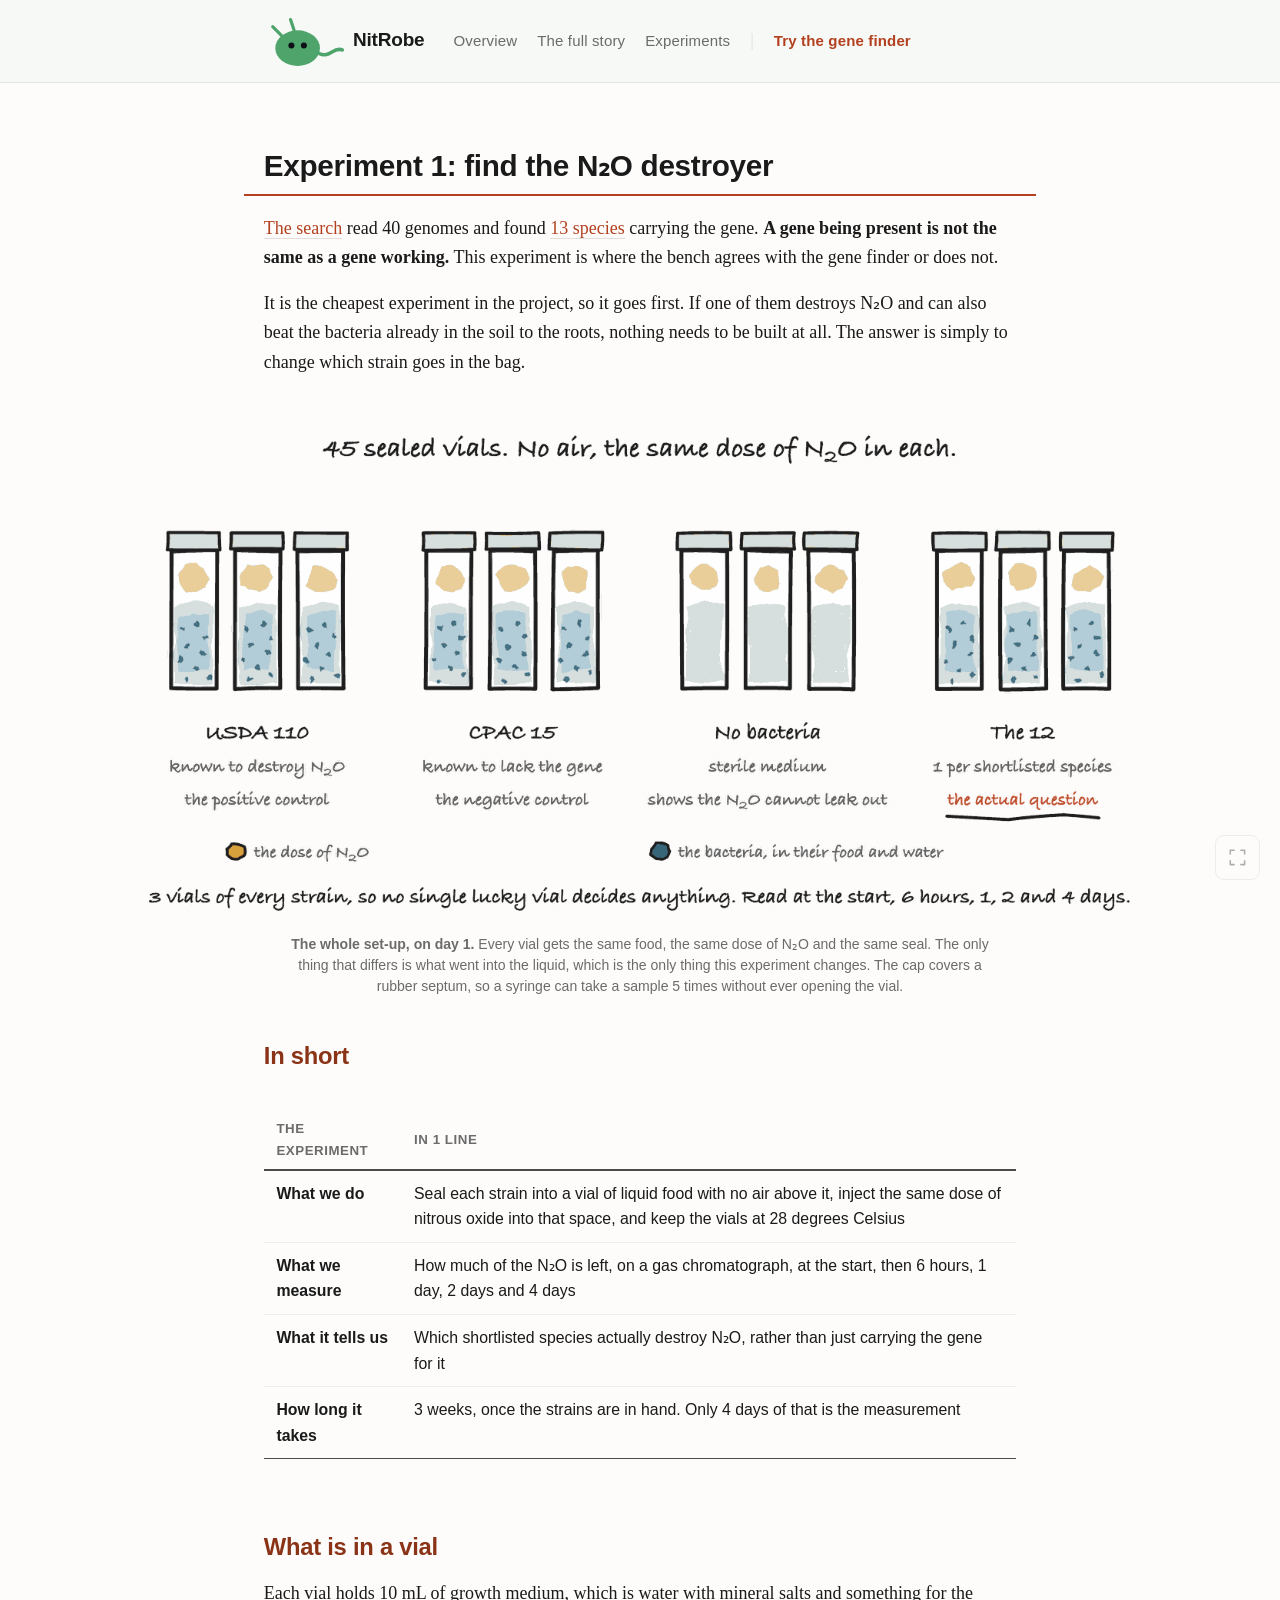
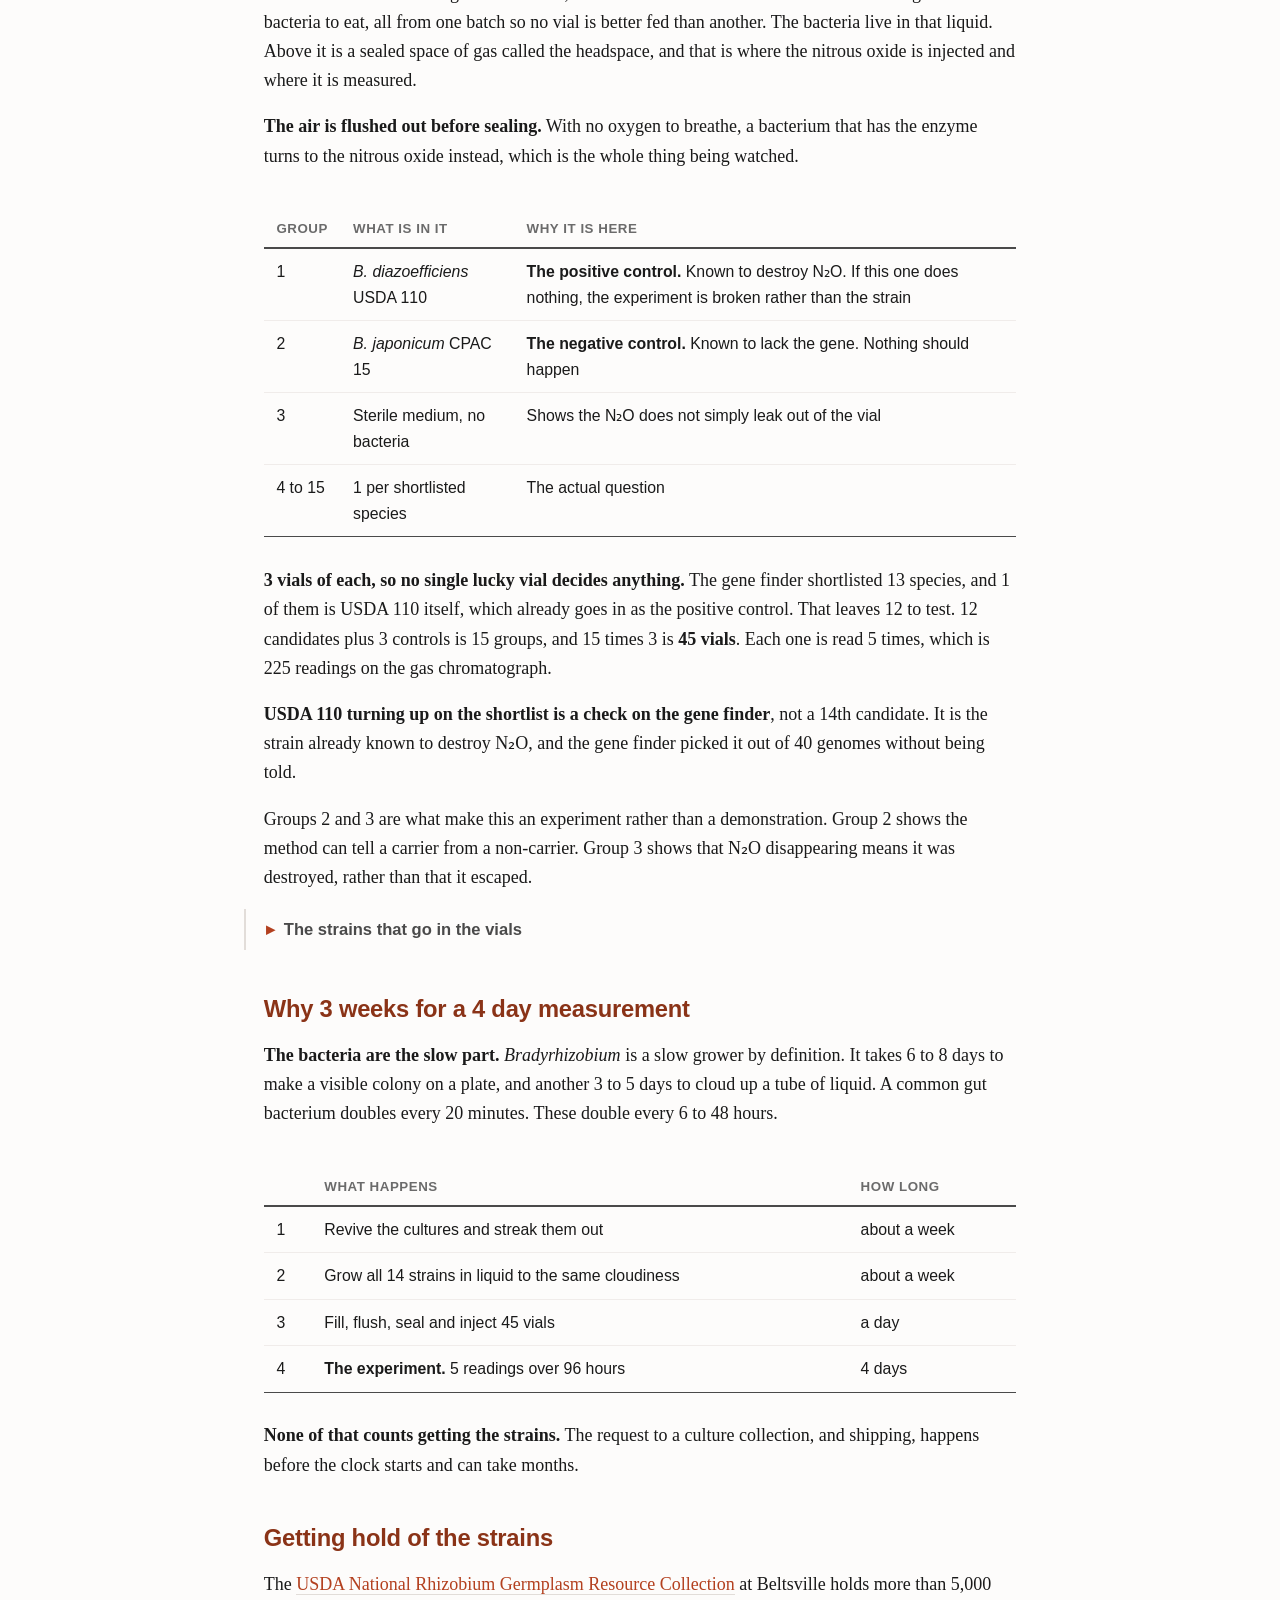
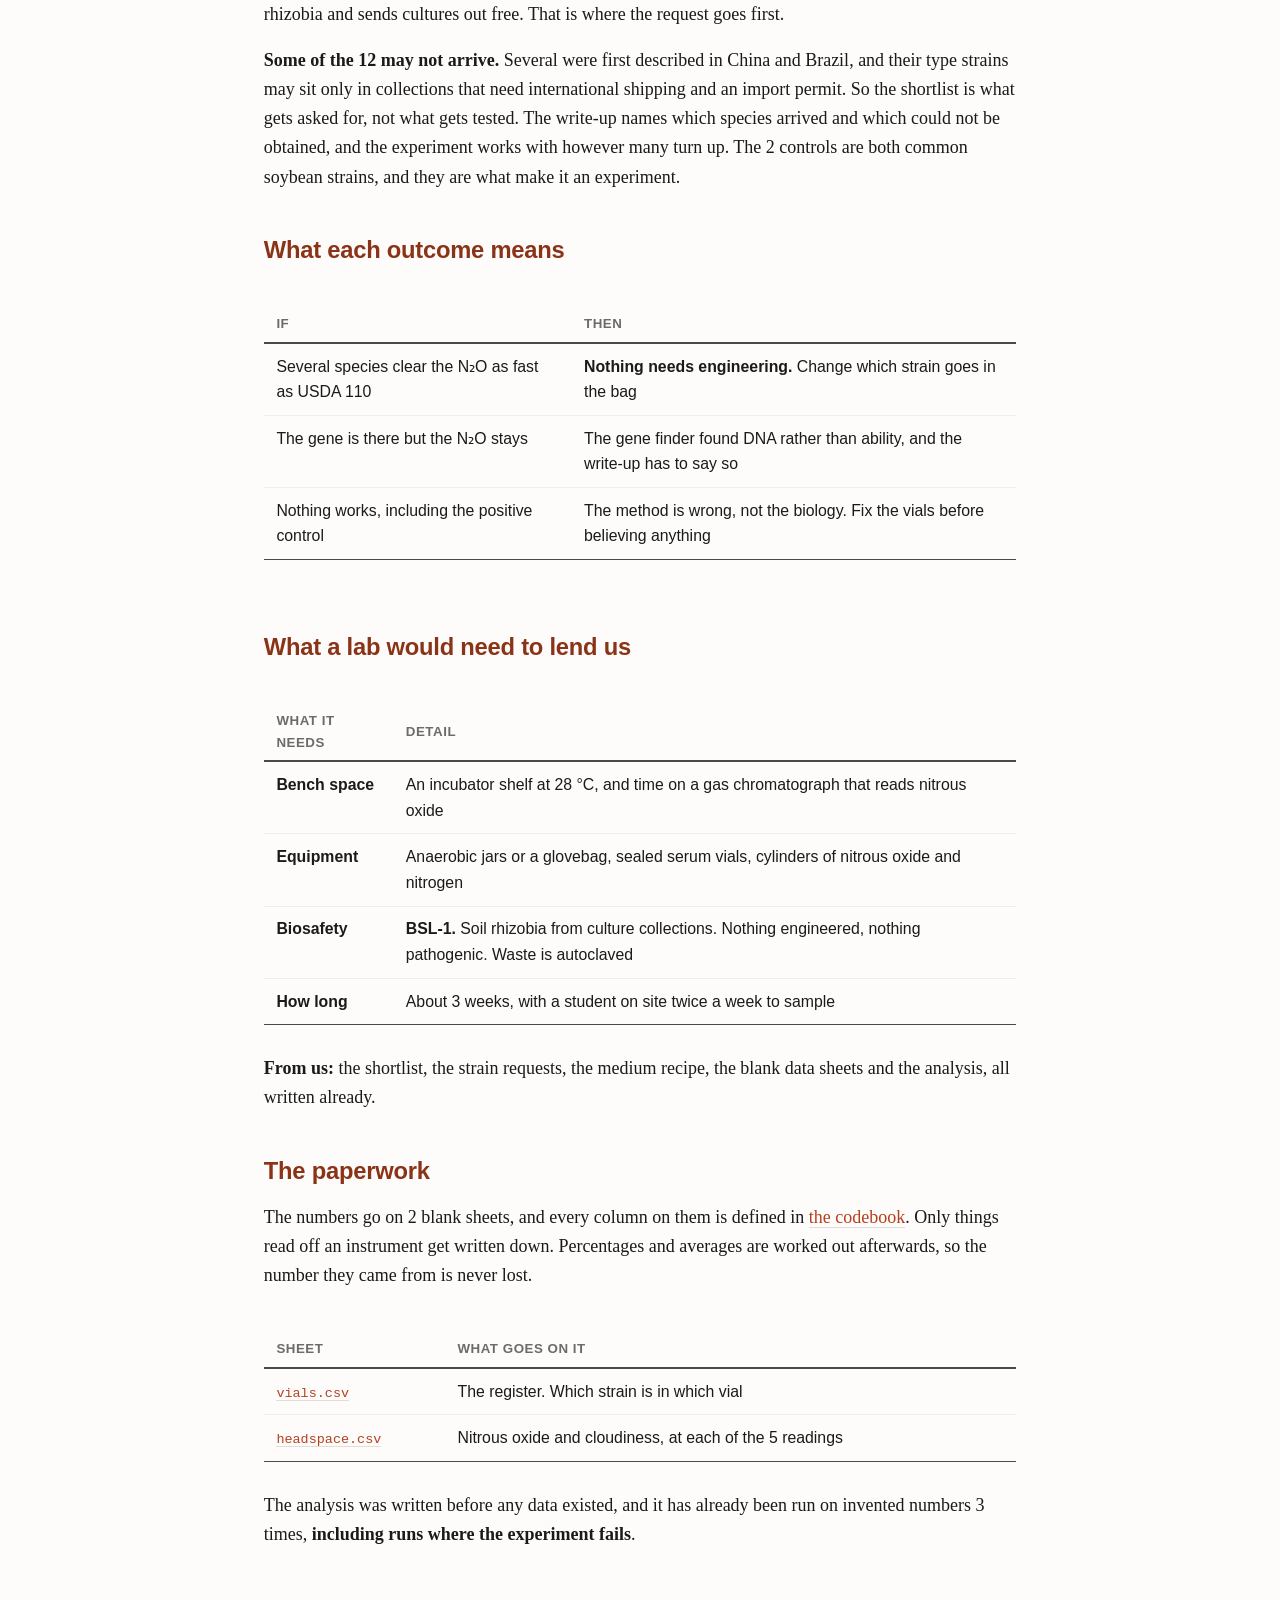
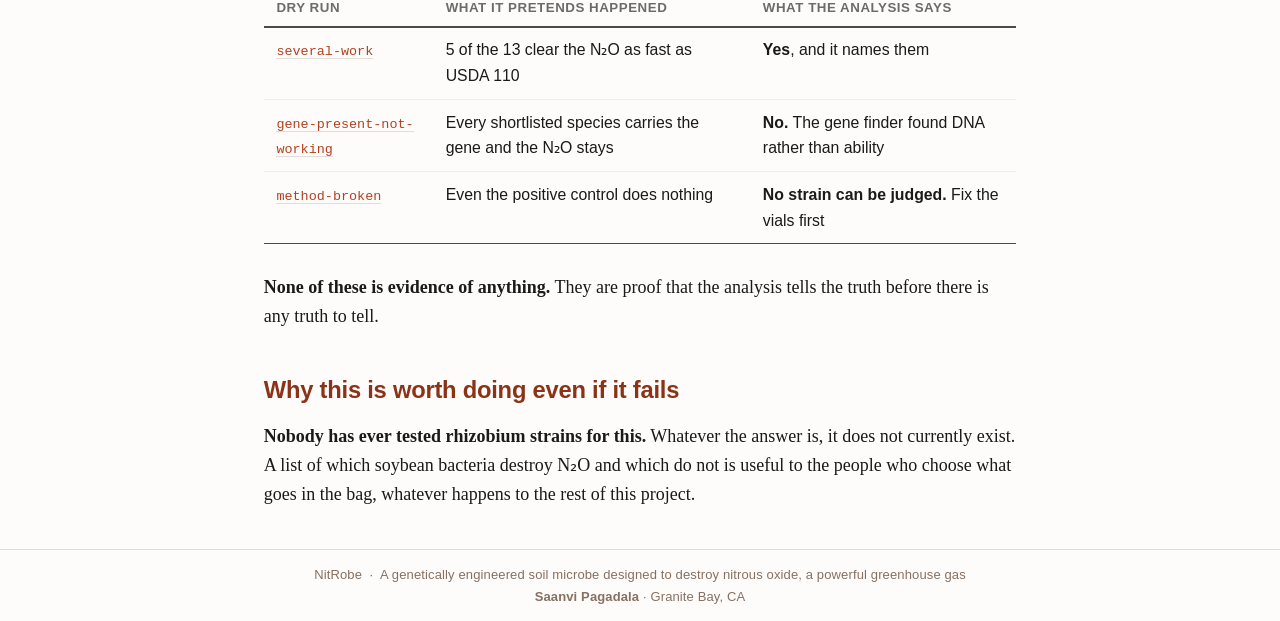
<file: experiments/exp-1.html>
<!doctype html>
<html lang="en"><head><meta charset="utf-8">
<meta name="viewport" content="width=device-width, initial-scale=1">
<title>Experiment 1: find the N₂O destroyer</title>
<meta name="description" content="A soil microbe engineered to destroy nitrous oxide, the 3rd worst greenhouse gas. 70% of it comes off farm soil.">
<link rel="canonical" href="https://saanvipagadala.github.io/NitRobe/experiments/exp-1.html">
<meta property="og:type" content="website">
<meta property="og:site_name" content="NitRobe">
<meta property="og:title" content="NitRobe">
<meta property="og:description" content="A soil microbe engineered to destroy nitrous oxide, the 3rd worst greenhouse gas. 70% of it comes off farm soil.">
<meta property="og:url" content="https://saanvipagadala.github.io/NitRobe/experiments/exp-1.html">
<meta property="og:image" content="https://saanvipagadala.github.io/NitRobe/og-image.png">
<meta property="og:image:width" content="1200">
<meta property="og:image:height" content="630">
<meta property="og:image:alt" content="NitRobe, a soil microbe engineered to destroy a greenhouse gas">
<meta name="twitter:card" content="summary_large_image">
<meta name="twitter:title" content="NitRobe">
<meta name="twitter:description" content="A soil microbe engineered to destroy nitrous oxide, the 3rd worst greenhouse gas. 70% of it comes off farm soil.">
<meta name="twitter:image" content="https://saanvipagadala.github.io/NitRobe/og-image.png">
<meta name="theme-color" content="#4fa46c">
<link rel="icon" type="image/svg+xml" href="../nitrobe.svg">
<link rel="apple-touch-icon" href="../apple-touch-icon.png">
<link rel="stylesheet" href="../site.css">
<style>
  /* The bar across the top. The mark's own green at about 4% over the page:
     enough that the bar reads as its own surface when the text scrolls under
     it, not enough to compete with anything on the page. MarsWorm does the
     same thing with its rust. */
  :root { --bar: #f6f9f5; --bar-rule: #dde8dc; }
  body { background: var(--bg); }
  main { margin: 0; padding: 1.4rem 0 0; }
  /* The header, in the shape the public MarsWorm pages use: sticky, the mark
     on the left, and the page it is on underlined in the accent. The links
     stay centred, which is where this site has always had them. */
  h1 { margin-bottom: 1rem; }
  h2 { margin-top: 2.2rem; font-size: 1.32rem; }
  /* Anything a fragment can land on has to clear the sticky bar, or the
     thing being linked to sits behind it. The vendored stylesheet does
     this for headings; folds and figures need it too, and an h2 rule
     here would otherwise override the vendored one. */
  main [id], main details, main summary {
    scroll-margin-top: calc(var(--nav-h) + 1.4rem); }
  h3 { font-size: 1.1rem; }
  hr { border: 0; border-top: 1px solid var(--rule); margin: 2.4rem 0 0; }
  hr + h2 { margin-top: 1.9rem; }

  /* The link that hands a line of writing off to a longer page. Set the way
     the gene finder sets "See how it was built": the accent, no extra
     weight, a hairline of the accent under it, and the size of a note
     rather than of the prose around it. 0.8rem is 14.4px here, which is
     that 14.5px. */
  a.more { font-size: .8rem; font-weight: 400;
           border-bottom-color: rgba(179, 64, 31, .35); }
  a.more:hover { color: var(--ink);
                 border-bottom-color: rgba(26, 26, 26, .4); }

  .tablewrap { overflow-x: auto; }
  .tablewrap > table { width: 100%; margin: 1.2rem 0 1.6rem; }
  table { font-size: .88rem; }
  th { font-family: var(--sans); font-size: .74rem; letter-spacing: .04em;
       text-transform: uppercase; color: var(--ink-3); font-weight: 600; }

  /* The caveats. Every one of these is somewhere the project admits a limit,
     so they are set apart rather than buried in a paragraph. */
  blockquote { border-left: 3px solid var(--accent); padding: .1rem 0 .1rem 1.1rem;
               margin: 1.4rem 0; color: var(--ink); }
  blockquote h3 { margin: .3rem 0; font-size: 1.28rem; color: var(--accent-2);
                  border: 0; padding: 0; }

  /* The experiments index, matching labs.html on the public site. The title
     is a plain link, what the experiment involves sits under it in the same
     size, and the paperwork links keep to one line so the rows line up. */
  .labs td:first-child { white-space: nowrap; width: 1%; }
  .labs td:last-child { white-space: nowrap; }
  /* The paperwork links are a footnote to the row, not part of it, so they
     are set at the size the finder uses for the same kind of link. 0.8rem is
     14.4px here, which is that 14.5px. */
  .labs td:last-child { font-size: .8rem; }
  .labs td:last-child a { display: inline-block; }
  .labs td:last-child a + a { margin-left: .7rem; }
  .labs .ask { display: block; color: var(--ink-2); margin-top: .15rem; }

  img { max-width: 100%; height: auto; background: #fff;
        border: 1px solid var(--rule-2); border-radius: 3px; margin: 1rem 0; }
  /* The drawings, presented the way the public MarsWorm pages present
     theirs. They are transparent on purpose, so they take the colour of the
     page: a white box and a border behind one shows as a pale block. */
  .fig { margin: 2rem auto; }
  .fig img { display: block; max-width: 100%; height: auto; margin: 0 auto;
             background: none; border: 0; }
  .fig figcaption { margin: .6rem auto 0; max-width: 40rem; text-align: center;
                    font-family: var(--sans); font-size: .78rem;
                    line-height: 1.5; color: var(--ink-3); }
  /* A drawing squeezed into the text column is a picture of some writing
     rather than writing. So it keeps its size and the figure scrolls
     sideways, which is what the tables on this site already do. */
  /* A drawing is allowed past the text measure, because an experiment
     squeezed into 44rem stops being readable. */
  /* Only once the window itself is narrower than the drawing does the figure
     scroll instead of shrinking past the point of being read, which is what
     the tables on this site already do. */
  @media (max-width: 62rem) {
    .fig.wide { overflow-x: auto; }
    .fig.wide img { min-width: 900px; }
  }
  /* The caption lives inside the box that scrolls, so centring it on a narrow
     screen would centre it against the drawing's full width and push it out
     of sight. Pinned to the left of the scrollport, it stays visible. */
  @media (max-width: 62rem) {
    .fig.wide figcaption { position: sticky; left: 0;
                           width: min(40rem, 92vw); margin: .6rem 0 0; }
  }
  small { color: var(--ink-3); }

  /* The folds. site.css styles these under .page, which this site does not
     use, so the same look is set out here: a quiet offer with a rule down its
     left side and a triangle that turns when it opens. */
  main > details { margin: .5rem auto 1.1rem;
                   border-left: 2px solid var(--rule); padding-top: .1rem; }
  main > details > summary { cursor: pointer; list-style: none;
                             font-family: var(--sans); font-size: .92rem;
                             font-weight: 600; color: var(--ink-2);
                             padding: .35rem 0 .35rem 1.2rem;
                             margin-left: -1.2rem; }
  main > details > summary::-webkit-details-marker { display: none; }
  main > details > summary::before { content: "▸"; display: inline-block;
                                     width: 1rem; color: var(--accent);
                                     transition: transform .15s; }
  main > details[open] > summary::before { transform: rotate(90deg); }
  main > details > summary:hover { color: var(--accent); }

  /* An open fold is an answer being read, and the page around it is a list of
     questions being scanned. So it stops looking like the list: it sits on
     its own tint, its rule turns the accent colour, and the type comes up a
     touch with more air between the lines. */
  main > details[open] { background: var(--bg-2);
                         border-left-color: var(--accent);
                         border-radius: 0 3px 3px 0;
                         margin-bottom: 1.6rem; padding-bottom: .4rem; }
  main > details[open] > summary { color: var(--ink);
                                   border-bottom: 1px solid var(--rule);
                                   margin-bottom: .5rem; }
  main > details[open] > *:not(summary) { font-size: 1.02rem;
                                          line-height: 1.72; }
  /* The padding on the fold's own children replaces what main > * gives to
     everything else, so text inside a fold lines up with text outside it. */
  main > details > *:not(summary) { padding-left: 1.2rem; }
  main > details[open] > *:not(summary) { padding-right: 1.2rem; }
  /* A call-out inside an open fold. Outside a fold it stands out by sitting
     on a tint; inside one the fold is already tinted, so the tint would
     vanish. It stands on the page's own background instead, which is the
     lighter of the 2, and keeps its accent rule. */
  main > details[open] blockquote { background: var(--bg);
                                    border-left-width: 3px;
                                    border-radius: 0 3px 3px 0;
                                    padding: .55rem 1rem .55rem 1.1rem;
                                    margin: 1.2rem 0; }

  /* Last, on purpose. Main spans the window and every child is held to the
     text measure, which is what lets a drawing sit wider than the text
     without a scrollbar. It comes after the rules above because several of
     them set a side margin of 0, and a rule or a quote pushed to the window
     edge is what that looked like. */
  main > * { max-width: var(--col); margin-left: auto; margin-right: auto;
             padding-left: clamp(1rem, 5vw, 1.1rem);
             padding-right: clamp(1rem, 5vw, 1.1rem); }
  /* A plain figure keeps to the text column. Only a wide one is
     allowed past it, which is how the public pages split them. */
  /* The footer is 2 short lines, so it is set as 2 short lines: half the gap
     above it, tighter padding, and the 2 lines closer together than ordinary
     paragraphs. The fullscreen button keeps the corner it has on the public
     pages, 1.1rem in from the edges. */
  .foot { margin-top: 2.2rem; padding-top: .9rem; padding-bottom: .9rem; }
  .foot p { margin-bottom: .15rem; }
  .foot .who { margin-bottom: 0; }

  main > figure { max-width: var(--col); }
  main > figure.wide { max-width: 62rem; }
  main > .tablewrap { max-width: var(--col); }
  /* site.css holds the hero to 40rem, and on the public pages a
     class-level rule widens it back to the column. Same here, or
     the portrait sits indented from the heading above it. */
  main > .hero { max-width: var(--col); }
</style></head><body>
<!-- The bar across the top of every page, and the footer under it.

     This is 1 file because the site is built 2 different ways. The writing is
     markdown run through pandoc; the gene finder is a standalone page built by
     work/dna_model/export_browser.py and copied in whole. Those 2 used to
     carry their own copies of the bar, and the copies drifted: different
     widths, different text sizes, a bar that slid sideways on a page with 1
     more link in it.

     Everything here is in pixels on purpose. site.css sets html to 18px and
     the finder runs at 16px, so the same rem value means 2 different sizes.
     Pixels are the only units that mean the same thing on both.

     build_site.py reads this file, fills in the 2 placeholders below, and
     puts it on both kinds of page. The placeholder names are deliberately not
     repeated in this comment: the fill-in is a plain string replace, so a
     placeholder written here would be replaced here too, and a bar full of
     links would end up inside an HTML comment. -->
<style>
.sitebar { position: sticky; top: 0; z-index: 50;
  background: #f6f9f5; border-bottom: 1px solid #dde8dc; }
/* The same width as the text column, and the same padding, so the mark starts
   exactly where the writing starts. Sized by the column rather than by its own
   contents, or the whole group shifts when a page has an extra link. */
.sitebar .inner { display: flex; align-items: center; gap: 11px 29px;
  width: 792px; max-width: 100%; margin: 0 auto;
  padding: 11px clamp(18px, 5vw, 0px); }
.sitebar .brand { display: flex; align-items: center; gap: 9px;
  color: #1a1a1a; text-decoration: none; border: 0; }
.sitebar .brand img { width: 82px; height: 60px; background: none; border: 0;
  margin: 0; }
.sitebar .brand b { font-family: "Helvetica Neue", Helvetica, Arial, sans-serif;
  font-size: 19px; line-height: 1.15; letter-spacing: -.01em; }
.sitebar .links { display: flex; flex-wrap: wrap; gap: 6px 20px; }
.sitebar .links a { font-family: "Helvetica Neue", Helvetica, Arial, sans-serif;
  font-size: 15px; letter-spacing: .01em; color: #6b6b6b;
  text-decoration: none; border: 0; padding: 3px 0; white-space: nowrap; }
.sitebar .links a:hover { color: #b3401f; }
.sitebar .links .sep { color: #e2ddd9; user-select: none; }
.sitebar .links a.tool { color: #b3401f; font-weight: 600; }
.sitebar .links a.here { color: #1a1a1a; font-weight: 600;
  border-bottom: 2px solid #b3401f; }
@media (max-width: 830px) { .sitebar .brand img { width: 44px; height: 29px; } }

/* The same numbers the MarsWorm site uses: 0.9rem of padding top and bottom
   rather than 1.4 and 3, and the 2 lines close together. The old values left
   a hand's width of nothing under the writing. */
.sitefoot { margin-top: 40px; padding: 16px clamp(18px, 5vw, 54px);
  border-top: 1px solid #e6dbd4; text-align: center; }
.sitefoot p { font-family: "Helvetica Neue", Helvetica, Arial, sans-serif;
  margin: 0 auto 3px; font-size: 13px; color: #877060; letter-spacing: .01em;
  line-height: 1.4; }
.sitefoot p:last-child { margin-bottom: 0; }
.sitefoot b { color: #877060; font-weight: 700; }
</style>
<nav class="sitebar"><div class="inner">
<a class="brand" href="../index.html"><img src="../nitrobe.svg" alt="">
<span class="wordmark"><b>NitRobe</b></span></a>
<div class="links"><a class="" href="../index.html">Overview</a><a class="" href="../end-to-end.html">The full story</a><a class="" href="../experiments/index.html">Experiments</a><span class="sep" aria-hidden="true">|</span><a class="tool" href="../finder/index.html">Try the gene finder</a></div></div></nav>

<main class="">
<h1 id="experiment-1-find-the-n₂o-destroyer">Experiment 1: find the N₂O
destroyer</h1>
<p><a href="../finder/index.html">The search</a> read 40 genomes and
found <a href="#the-strains">13 species</a> carrying the gene. <strong>A
gene being present is not the same as a gene working.</strong> This
experiment is where the bench agrees with the gene finder or does
not.</p>
<p>It is the cheapest experiment in the project, so it goes first. If
one of them destroys N₂O and can also beat the bacteria already in the
soil to the roots, nothing needs to be built at all. The answer is
simply to change which strain goes in the bag.</p>
<figure class="fig wide"><img src="../work/experiments/results/diagrams/exp-1.png" alt="The setup for experiment 1"><figcaption><b>The whole set-up, on day 1.</b> Every vial gets the same food, the same dose of N₂O and the same seal. The only thing that differs is what went into the liquid, which is the only thing this experiment changes. The cap covers a rubber septum, so a syringe can take a sample 5 times without ever opening the vial.</figcaption></figure>
<h2 id="in-short">In short</h2>
<div class="tablewrap"><table>
<thead>
<tr>
<th>The experiment</th>
<th>In 1 line</th>
</tr>
</thead>
<tbody>
<tr>
<td><strong>What we do</strong></td>
<td>Seal each strain into a vial of liquid food with no air above it,
inject the same dose of nitrous oxide into that space, and keep the
vials at 28 degrees Celsius</td>
</tr>
<tr>
<td><strong>What we measure</strong></td>
<td>How much of the N₂O is left, on a gas chromatograph, at the start,
then 6 hours, 1 day, 2 days and 4 days</td>
</tr>
<tr>
<td><strong>What it tells us</strong></td>
<td>Which shortlisted species actually destroy N₂O, rather than just
carrying the gene for it</td>
</tr>
<tr>
<td><strong>How long it takes</strong></td>
<td>3 weeks, once the strains are in hand. Only 4 days of that is the
measurement</td>
</tr>
</tbody>
</table></div>
<h2 id="what-is-in-a-vial">What is in a vial</h2>
<p>Each vial holds 10 mL of growth medium, which is water with mineral
salts and something for the bacteria to eat, all from one batch so no
vial is better fed than another. The bacteria live in that liquid. Above
it is a sealed space of gas called the headspace, and that is where the
nitrous oxide is injected and where it is measured.</p>
<p><strong>The air is flushed out before sealing.</strong> With no
oxygen to breathe, a bacterium that has the enzyme turns to the nitrous
oxide instead, which is the whole thing being watched.</p>
<div class="tablewrap"><table>
<thead>
<tr>
<th>Group</th>
<th>What is in it</th>
<th>Why it is here</th>
</tr>
</thead>
<tbody>
<tr>
<td>1</td>
<td><em>B. diazoefficiens</em> USDA 110</td>
<td><strong>The positive control.</strong> Known to destroy N₂O. If this
one does nothing, the experiment is broken rather than the strain</td>
</tr>
<tr>
<td>2</td>
<td><em>B. japonicum</em> CPAC 15</td>
<td><strong>The negative control.</strong> Known to lack the gene.
Nothing should happen</td>
</tr>
<tr>
<td>3</td>
<td>Sterile medium, no bacteria</td>
<td>Shows the N₂O does not simply leak out of the vial</td>
</tr>
<tr>
<td>4 to 15</td>
<td>1 per shortlisted species</td>
<td>The actual question</td>
</tr>
</tbody>
</table></div>
<p><strong>3 vials of each, so no single lucky vial decides
anything.</strong> The gene finder shortlisted 13 species, and 1 of them
is USDA 110 itself, which already goes in as the positive control. That
leaves 12 to test. 12 candidates plus 3 controls is 15 groups, and 15
times 3 is <strong>45 vials</strong>. Each one is read 5 times, which is
225 readings on the gas chromatograph.</p>
<p><strong>USDA 110 turning up on the shortlist is a check on the gene
finder</strong>, not a 14th candidate. It is the strain already known to
destroy N₂O, and the gene finder picked it out of 40 genomes without
being told.</p>
<p>Groups 2 and 3 are what make this an experiment rather than a
demonstration. Group 2 shows the method can tell a carrier from a
non-carrier. Group 3 shows that N₂O disappearing means it was destroyed,
rather than that it escaped.</p>
<details>
<summary>The strains that go in the vials</summary>
<span id="the-strains"></span>

<p>The search gave every genome a score between 0 and 1. These 13 scored
high.</p>
<p>CPAC 15 is the 14th, and it is here on purpose. It scored 0.287, far
below the rest. If the vials show it destroying N₂O too, the test is
wrong.</p>
<div class="tablewrap"><table>
<thead>
<tr>
<th>#</th>
<th>Species</th>
<th>Score</th>
<th>Genome</th>
<th></th>
</tr>
</thead>
<tbody>
<tr>
<td>1</td>
<td><em>Bradyrhizobium guangdongense</em></td>
<td>0.997</td>
<td><code>GCA_002128415</code></td>
<td></td>
</tr>
<tr>
<td>2</td>
<td><em>Bradyrhizobium forestalis</em></td>
<td>0.996</td>
<td><code>GCA_002795245</code></td>
<td></td>
</tr>
<tr>
<td>3</td>
<td><em>Bradyrhizobium nanningense</em></td>
<td>0.996</td>
<td><code>GCA_004114535</code></td>
<td></td>
</tr>
<tr>
<td>4</td>
<td><em>Bradyrhizobium nitroreducens</em></td>
<td>0.996</td>
<td><code>GCA_002776695</code></td>
<td></td>
</tr>
<tr>
<td>5</td>
<td><em>Bradyrhizobium frederickii</em></td>
<td>0.995</td>
<td><code>GCA_004570865</code></td>
<td></td>
</tr>
<tr>
<td>6</td>
<td><em>Bradyrhizobium neotropicale</em></td>
<td>0.995</td>
<td><code>GCA_001641695</code></td>
<td></td>
</tr>
<tr>
<td>7</td>
<td><em>Bradyrhizobium diazoefficiens</em> USDA 110</td>
<td>0.995</td>
<td><code>GCA_000011365</code></td>
<td><strong>The positive control.</strong> The search picked it out
without being told</td>
</tr>
<tr>
<td>8</td>
<td><em>Bradyrhizobium ottawaense</em></td>
<td>0.995</td>
<td><code>GCA_002278135</code></td>
<td></td>
</tr>
<tr>
<td>9</td>
<td><em>Bradyrhizobium shewense</em></td>
<td>0.994</td>
<td><code>GCA_900094605</code></td>
<td></td>
</tr>
<tr>
<td>10</td>
<td><em>Bradyrhizobium stylosanthis</em></td>
<td>0.994</td>
<td><code>GCA_001641335</code></td>
<td></td>
</tr>
<tr>
<td>11</td>
<td><em>Bradyrhizobium oligotrophicum</em> S58</td>
<td>0.993</td>
<td><code>GCA_000344805</code></td>
<td></td>
</tr>
<tr>
<td>12</td>
<td><em>Bradyrhizobium lablabi</em></td>
<td>0.992</td>
<td><code>GCA_001440475</code></td>
<td></td>
</tr>
<tr>
<td>13</td>
<td><em>Bradyrhizobium centrolobii</em></td>
<td>0.990</td>
<td><code>GCA_001641635</code></td>
<td></td>
</tr>
<tr>
<td>14</td>
<td><em>Bradyrhizobium japonicum</em> CPAC 15</td>
<td>0.287</td>
<td><code>GCA_000661935</code></td>
<td><strong>The negative control.</strong> Scored below the line, so
nothing should happen</td>
</tr>
</tbody>
</table></div>
<p>Every accession is a genome anybody can download and run through the
finder.</p>
</details>

<h2 id="why-3-weeks-for-a-4-day-measurement">Why 3 weeks for a 4 day
measurement</h2>
<p><strong>The bacteria are the slow part.</strong>
<em>Bradyrhizobium</em> is a slow grower by definition. It takes 6 to 8
days to make a visible colony on a plate, and another 3 to 5 days to
cloud up a tube of liquid. A common gut bacterium doubles every 20
minutes. These double every 6 to 48 hours.</p>
<div class="tablewrap"><table>
<thead>
<tr>
<th></th>
<th>What happens</th>
<th>How long</th>
</tr>
</thead>
<tbody>
<tr>
<td>1</td>
<td>Revive the cultures and streak them out</td>
<td>about a week</td>
</tr>
<tr>
<td>2</td>
<td>Grow all 14 strains in liquid to the same cloudiness</td>
<td>about a week</td>
</tr>
<tr>
<td>3</td>
<td>Fill, flush, seal and inject 45 vials</td>
<td>a day</td>
</tr>
<tr>
<td>4</td>
<td><strong>The experiment.</strong> 5 readings over 96 hours</td>
<td>4 days</td>
</tr>
</tbody>
</table></div>
<p><strong>None of that counts getting the strains.</strong> The request
to a culture collection, and shipping, happens before the clock starts
and can take months.</p>
<h2 id="getting-hold-of-the-strains">Getting hold of the strains</h2>
<p>The <a
href="https://www.ars.usda.gov/northeast-area/beltsville-md-barc/beltsville-agricultural-research-center/national-germplasm-resources-laboratory/docs/business/">USDA
National Rhizobium Germplasm Resource Collection</a> at Beltsville holds
more than 5,000 rhizobia and sends cultures out free. That is where the
request goes first.</p>
<p><strong>Some of the 12 may not arrive.</strong> Several were first
described in China and Brazil, and their type strains may sit only in
collections that need international shipping and an import permit. So
the shortlist is what gets asked for, not what gets tested. The write-up
names which species arrived and which could not be obtained, and the
experiment works with however many turn up. The 2 controls are both
common soybean strains, and they are what make it an experiment.</p>
<h2 id="what-each-outcome-means">What each outcome means</h2>
<div class="tablewrap"><table>
<thead>
<tr>
<th>If</th>
<th>Then</th>
</tr>
</thead>
<tbody>
<tr>
<td>Several species clear the N₂O as fast as USDA 110</td>
<td><strong>Nothing needs engineering.</strong> Change which strain goes
in the bag</td>
</tr>
<tr>
<td>The gene is there but the N₂O stays</td>
<td>The gene finder found DNA rather than ability, and the write-up has
to say so</td>
</tr>
<tr>
<td>Nothing works, including the positive control</td>
<td>The method is wrong, not the biology. Fix the vials before believing
anything</td>
</tr>
</tbody>
</table></div>
<h2 id="what-a-lab-would-need-to-lend-us">What a lab would need to lend
us</h2>
<div class="tablewrap"><table>
<thead>
<tr>
<th>What it needs</th>
<th>Detail</th>
</tr>
</thead>
<tbody>
<tr>
<td><strong>Bench space</strong></td>
<td>An incubator shelf at 28 °C, and time on a gas chromatograph that
reads nitrous oxide</td>
</tr>
<tr>
<td><strong>Equipment</strong></td>
<td>Anaerobic jars or a glovebag, sealed serum vials, cylinders of
nitrous oxide and nitrogen</td>
</tr>
<tr>
<td><strong>Biosafety</strong></td>
<td><strong>BSL-1.</strong> Soil rhizobia from culture collections.
Nothing engineered, nothing pathogenic. Waste is autoclaved</td>
</tr>
<tr>
<td><strong>How long</strong></td>
<td>About 3 weeks, with a student on site twice a week to sample</td>
</tr>
</tbody>
</table></div>
<p><strong>From us:</strong> the shortlist, the strain requests, the
medium recipe, the blank data sheets and the analysis, all written
already.</p>
<h2 id="the-paperwork">The paperwork</h2>
<p>The numbers go on 2 blank sheets, and every column on them is defined
in <a href="../experiments/codebook.html">the codebook</a>. Only
things read off an instrument get written down. Percentages and averages
are worked out afterwards, so the number they came from is never
lost.</p>
<div class="tablewrap"><table>
<thead>
<tr>
<th>Sheet</th>
<th>What goes on it</th>
</tr>
</thead>
<tbody>
<tr>
<td><a
href="../work/experiments/data/exp-1/vials.csv"><code>vials.csv</code></a></td>
<td>The register. Which strain is in which vial</td>
</tr>
<tr>
<td><a
href="../work/experiments/data/exp-1/headspace.csv"><code>headspace.csv</code></a></td>
<td>Nitrous oxide and cloudiness, at each of the 5 readings</td>
</tr>
</tbody>
</table></div>
<p>The analysis was written before any data existed, and it has already
been run on invented numbers 3 times, <strong>including runs where the
experiment fails</strong>.</p>
<div class="tablewrap"><table>
<thead>
<tr>
<th>Dry run</th>
<th>What it pretends happened</th>
<th>What the analysis says</th>
</tr>
</thead>
<tbody>
<tr>
<td><a
href="../work/experiments/results/exp-1/several-work/report.html"><code>several-work</code></a></td>
<td>5 of the 13 clear the N₂O as fast as USDA 110</td>
<td><strong>Yes</strong>, and it names them</td>
</tr>
<tr>
<td><a
href="../work/experiments/results/exp-1/gene-present-not-working/report.html"><code>gene-present-not-working</code></a></td>
<td>Every shortlisted species carries the gene and the N₂O stays</td>
<td><strong>No.</strong> The gene finder found DNA rather than
ability</td>
</tr>
<tr>
<td><a
href="../work/experiments/results/exp-1/method-broken/report.html"><code>method-broken</code></a></td>
<td>Even the positive control does nothing</td>
<td><strong>No strain can be judged.</strong> Fix the vials first</td>
</tr>
</tbody>
</table></div>
<p><strong>None of these is evidence of anything.</strong> They are
proof that the analysis tells the truth before there is any truth to
tell.</p>
<h2 id="why-this-is-worth-doing-even-if-it-fails">Why this is worth
doing even if it fails</h2>
<p><strong>Nobody has ever tested rhizobium strains for this.</strong>
Whatever the answer is, it does not currently exist. A list of which
soybean bacteria destroy N₂O and which do not is useful to the people
who choose what goes in the bag, whatever happens to the rest of this
project.</p>

</main>
<!-- The 2 lines every page ends on. Styled by assets/sitebar.html, which
     every page that uses this also carries. -->
<footer class="sitefoot">
<p>NitRobe &nbsp;&middot;&nbsp; A genetically engineered soil microbe designed
to destroy nitrous oxide, a powerful greenhouse gas</p>
<p><b>Saanvi Pagadala</b> &middot; Granite Bay, CA</p>
</footer>

<script>
window.wireFolds = function () {
  var folds = document.querySelectorAll("details");

  // 1 fold open at a time. Opening any other one closes it, so the page
  // never grows into a wall of text while somebody is reading it.
  folds.forEach(function (d) {
    d.addEventListener("toggle", function () {
      if (!d.open) return;
      // Closing a fold higher up the page pulls everything below it upwards,
      // so the question somebody just clicked would jump away from the
      // cursor. Measure where it sits, close the others, then scroll by the
      // difference so it stays exactly where it was.
      var head = d.querySelector("summary");
      var before = head.getBoundingClientRect().top;
      folds.forEach(function (o) { if (o !== d) o.open = false; });
      var after = head.getBoundingClientRect().top;
      if (after !== before) scrollBy(0, after - before);
    });
  });

  // A link to a closed fold lands the reader on a 1 line summary and nothing
  // else, so a fold the address bar points at opens itself. Runs on arrival
  // and again on every jump, including the back button.
  function reveal() {
    var id = location.hash.slice(1);
    if (!id) return;
    var el = document.getElementById(id);
    while (el) {
      if (el.tagName === "DETAILS") el.open = true;
      el = el.parentElement;
    }
    var t = document.getElementById(id);
    if (t) t.scrollIntoView();
  }
  addEventListener("hashchange", reveal);
  reveal();
};
wireFolds();
</script>
<!-- The fullscreen button, and the router that keeps fullscreen across links.
     Started as a copy of outreach/build/fullscreen.html so this submission
     travels on its own, and the router has since been rewritten: this site
     has pages of 2 different shapes, the writing and the gene finder, so the
     router swaps whole pages rather than 3 named parts. -->

<!-- Fullscreen, the way a video player offers it: a quiet corner button that
     gets the browser's own furniture out of the way for reading. Written by
     script rather than sitting in the markup, because a browser that cannot
     do it should not be offered it. Desktop only: an iPhone has no fullscreen
     for a page, and on a tablet the button would sit under a thumb. -->
<script>
(function () {
  var root = document.documentElement;
  if (!(root.requestFullscreen || root.webkitRequestFullscreen)) return;
  if ('ontouchstart' in window) return;
  // Every page carries this file, so a swapped-in page runs it again. The
  // button and its listeners are already here; nothing to do.
  if (window.__fsButton) return;
  window.__fsButton = true;

  var EXPAND = '<path d="M3 8V3h5M17 3h5v5M22 17v5h-5M8 22H3v-5"/>';
  var SHRINK = '<path d="M8 3v5H3M22 8h-5V3M17 22v-5h5M3 17h5v5"/>';

  var btn = document.createElement('button');
  btn.className = 'fs';
  btn.type = 'button';
  document.body.appendChild(btn);

  function on() {
    return !!(document.fullscreenElement || document.webkitFullscreenElement);
  }
  function paint() {
    var label = on() ? 'Leave fullscreen' : 'Read fullscreen';
    btn.setAttribute('aria-label', label);
    btn.title = label + '  (F)';
    btn.innerHTML = '<svg viewBox="0 0 25 25" aria-hidden="true">' +
                    (on() ? SHRINK : EXPAND) + '</svg>';
  }
  function toggle() {
    if (on()) {
      (document.exitFullscreen || document.webkitExitFullscreen).call(document);
    } else {
      (root.requestFullscreen || root.webkitRequestFullscreen).call(root);
    }
  }

  btn.addEventListener('click', toggle);
  document.addEventListener('fullscreenchange', paint);
  document.addEventListener('webkitfullscreenchange', paint);
  // The same shortcut a video player uses, but never while something is being
  // typed into, and never on top of a browser shortcut.
  addEventListener('keydown', function (e) {
    if (e.key !== 'f' && e.key !== 'F') return;
    if (e.metaKey || e.ctrlKey || e.altKey) return;
    var t = e.target;
    if (t && (t.isContentEditable ||
              /^(INPUT|TEXTAREA|SELECT)$/.test(t.tagName))) return;
    e.preventDefault();
    toggle();
  });
  paint();
})();
</script>

<!-- Fullscreen belongs to a document, so following an ordinary link drops out
     of it, and the new page cannot ask to go back in: a browser only grants
     fullscreen on a click, and a fresh document has no click behind it.

     So while fullscreen is on, and only then, a click on a link to another
     page of this site fetches that page and puts it in place of this one
     rather than navigating. The document never changes, so fullscreen never
     ends. Outside fullscreen nothing here runs at all and every link is an
     ordinary link, which is what keeps this plain static HTML for anyone
     reading it normally, and what makes the failure of any of it harmless.

     What gets swapped is the whole body, not a list of named parts. The
     writing pages and the gene finder are built by 2 different programs and
     share no layout, and the finder is a working app: it needs its own
     stylesheet, its own scripts and its own startup, not just its markup.
     Swapping everything is the only thing that covers both. -->
<script>
(function () {
  if (window.__fsRouter) return;            // a swapped-in page ran this again
  window.__fsRouter = true;

  // The bar across the top, under either of the names the 2 builds give it.
  var NAV = '.sitebar, .topbar, .nav';
  // The head is only ever asked for what styles a page and what marks it.
  // The icon is in here because the pages sit at different depths and each
  // one points at the mark its own way; left alone it asks for a file that
  // is not there.
  var SKIN = 'link[rel="stylesheet"], link[rel="icon"], style';
  // Scripts already fetched once. The finder's model is megabytes; walking
  // back into it should not download it a second time.
  var fetched = {};
  [].forEach.call(document.scripts, function (s) {
    if (s.src) fetched[s.src] = true;
  });

  function full() {
    return !!(document.fullscreenElement || document.webkitFullscreenElement);
  }

  // One script from the incoming page, put into this one so it runs. An
  // inline script is wrapped in a function so that running the same page
  // twice does not redeclare its variables; anything a page means to share
  // between its scripts it hangs on window, which still works.
  function run(src, text) {
    return new Promise(function (done) {
      if (src) {
        if (fetched[src]) return done();
        fetched[src] = true;
      }
      var s = document.createElement('script');
      if (src) {
        s.src = src;
        s.async = false;
        s.onload = s.onerror = done;
      } else {
        s.textContent = '(function(){' + text + '\n})();';
      }
      document.body.appendChild(s);
      if (!src) done();
    });
  }

  function settle(hash) {
    // The bar's height and the landing on a #section are both worked out on
    // load; a swapped-in page has to have them worked out again.
    var nav = document.querySelector(NAV);
    if (nav) {
      document.documentElement.style.setProperty(
        '--nav-h', nav.getBoundingClientRect().height + 'px');
    }
    var el = hash && document.getElementById(decodeURIComponent(hash.slice(1)));
    // Nothing animates: the stylesheet asks for no smooth scrolling, so these
    // arrive at once rather than gliding and being interrupted.
    if (el) el.scrollIntoView(true);
    else scrollTo(0, 0);
  }

  // A parsed page is not attached to anything, so its hrefs resolve against
  // the page that parsed it rather than against the page they came from.
  // Every address out of one is worked out by hand, against where it lives.
  function at(node, attr, url) {
    var v = node.getAttribute(attr);
    return v === null ? null : new URL(v, url).href;
  }

  function skin(doc, url) {
    // What styles a page is swapped like everything else, because the finder
    // carries its own sizes and the writing pages carry theirs. A stylesheet
    // both pages want is left alone rather than removed and re-added, which
    // would flash the page unstyled.
    var want = {}, have = {};
    [].forEach.call(doc.head.querySelectorAll(SKIN), function (n) {
      want[n.tagName === 'LINK' ? at(n, 'href', url) : n.textContent] = n;
    });
    [].forEach.call(document.head.querySelectorAll(SKIN), function (n) {
      var k = n.tagName === 'LINK' ? n.href : n.textContent;
      if (!want[k]) return n.remove();
      have[k] = true;
      if (n.tagName === 'LINK') n.setAttribute('href', k);
    });
    Object.keys(want).forEach(function (k) {
      if (have[k]) return;
      var n = document.importNode(want[k], true);
      // Written out in full. A stylesheet or an icon named the short way
      // means a different file on a page 1 folder down, and this one is
      // outliving the page it came from.
      if (n.tagName === 'LINK') n.setAttribute('href', k);
      document.head.appendChild(n);
    });
  }

  function swap(url, push) {
    return fetch(url.href).then(function (r) {
      if (!r.ok) throw 0;
      return r.text();
    }).then(function (text) {
      var doc = new DOMParser().parseFromString(text, 'text/html');
      if (!doc.body) throw 0;
      // The URL is changed first: every relative href and src in the incoming
      // markup is resolved against it, and the pages sit at different depths.
      if (push) history.pushState({}, '', url.href);
      skin(doc, url);
      document.title = doc.title;
      document.body.className = doc.body.className;

      // The scripts are held back and run afterwards, in order, against the
      // finished markup; the rest goes in as it is. The button is this
      // document's own and outlives the page under it.
      var scripts = [];
      var body = document.createDocumentFragment();
      [].forEach.call(doc.body.childNodes, function (n) {
        if (n.tagName === 'SCRIPT')
          scripts.push([at(n, 'src', url), n.textContent]);
        else body.appendChild(document.importNode(n, true));
      });
      var btn = document.querySelector('button.fs');
      document.body.textContent = '';
      document.body.appendChild(body);
      if (btn) document.body.appendChild(btn);

      return scripts.reduce(function (chain, s) {
        return chain.then(function () { return run(s[0], s[1]); });
      }, Promise.resolve()).then(function () { settle(url.hash); });
    }).catch(function () {
      location.href = url.href;              // give up quietly, navigate
    });
  }

  addEventListener('click', function (e) {
    if (!full() || e.defaultPrevented) return;
    if (e.metaKey || e.ctrlKey || e.shiftKey || e.altKey || e.button) return;
    var a = e.target.closest && e.target.closest('a');
    if (!a || a.target || a.hasAttribute('download')) return;
    var url = new URL(a.href, location.href);
    if (url.origin !== location.origin) return;
    // Only pages. A .csv or an image is a download or a viewer, and neither
    // is something to paste into this one.
    if (!/\.html$/.test(url.pathname)) return;
    // A link to the page already open. With a #section the browser just
    // scrolls, which is fine. Without one, as on the mark in the bar, it
    // reloads the page, and a reload is a new document: fullscreen ends.
    // So that one is done here instead, by going back to the top.
    if (url.pathname === location.pathname && url.search === location.search) {
      if (url.hash) return;
      e.preventDefault();
      if (location.hash) history.pushState({}, '', url.href);
      scrollTo(0, 0);
      return;
    }
    e.preventDefault();
    swap(url, true);
  });

  addEventListener('popstate', function () {
    if (full()) swap(new URL(location.href), false);
  });
})();
</script>

</body></html>
</file>
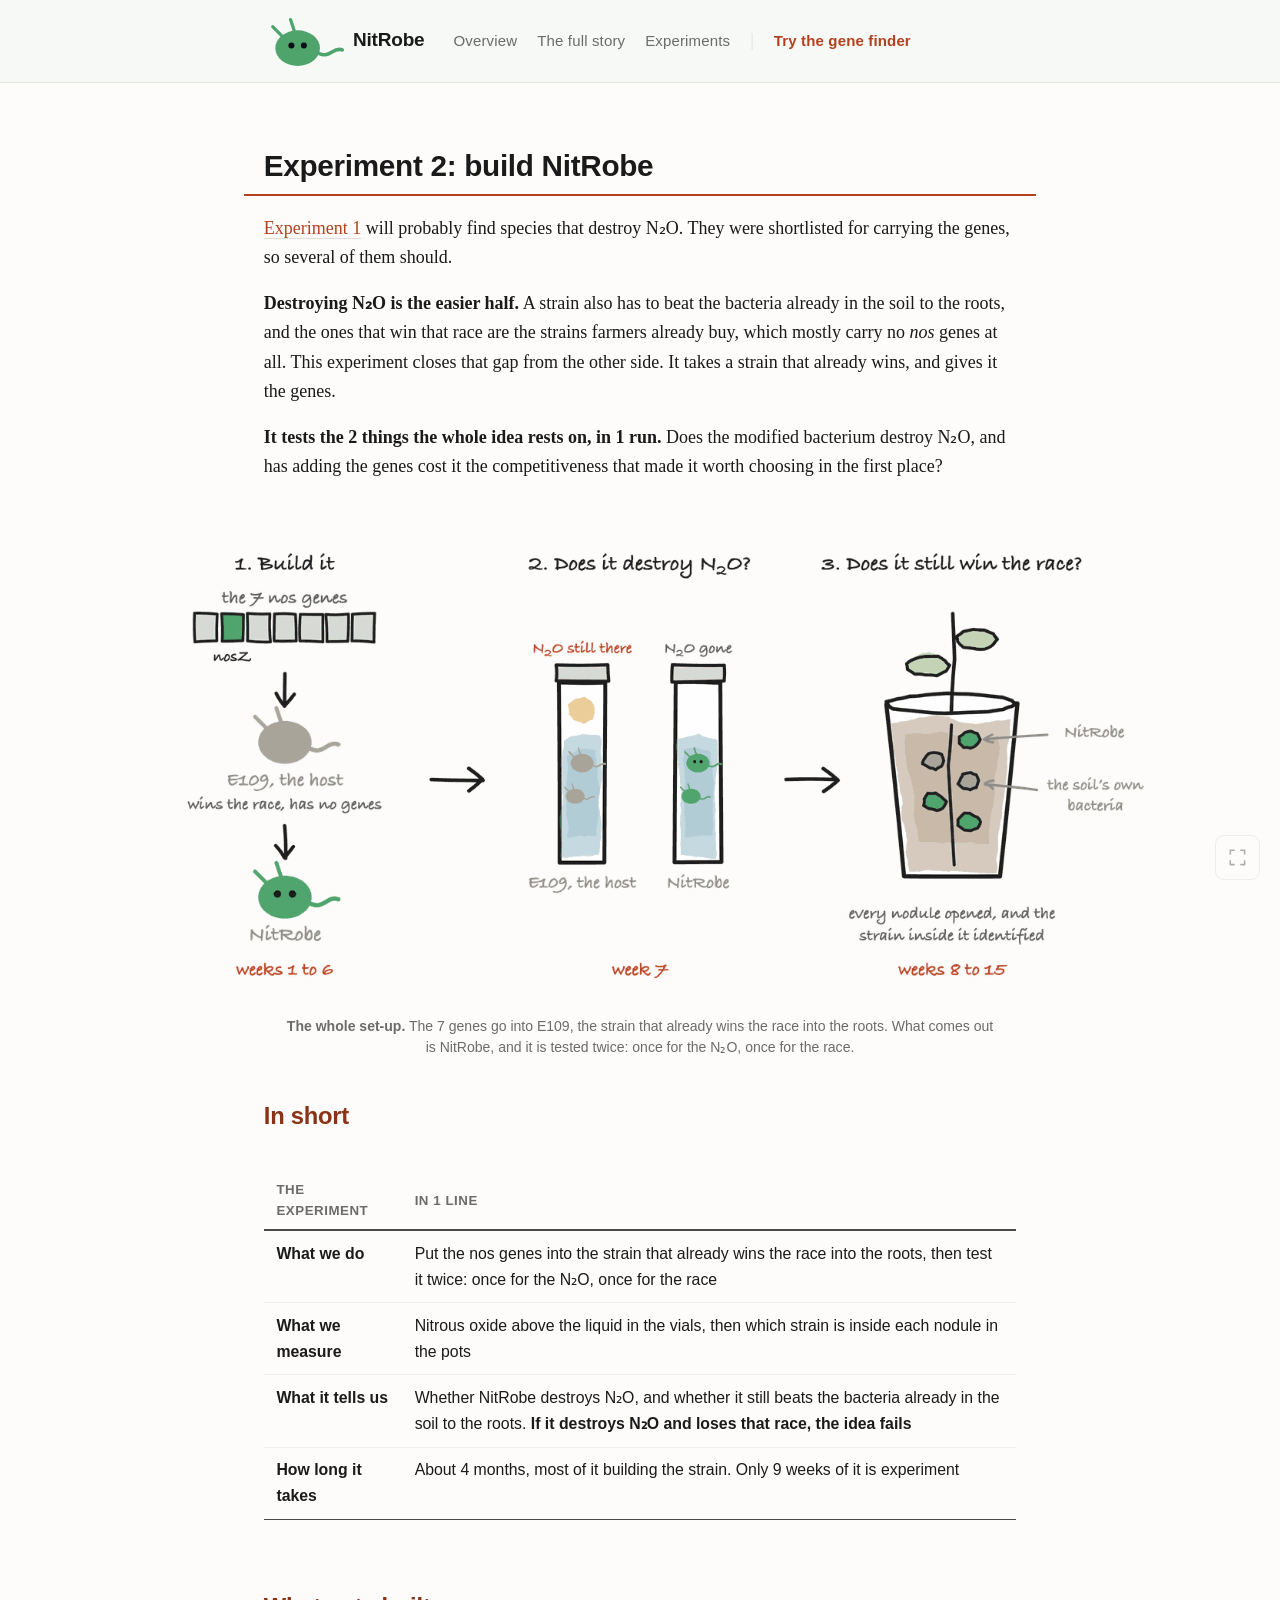
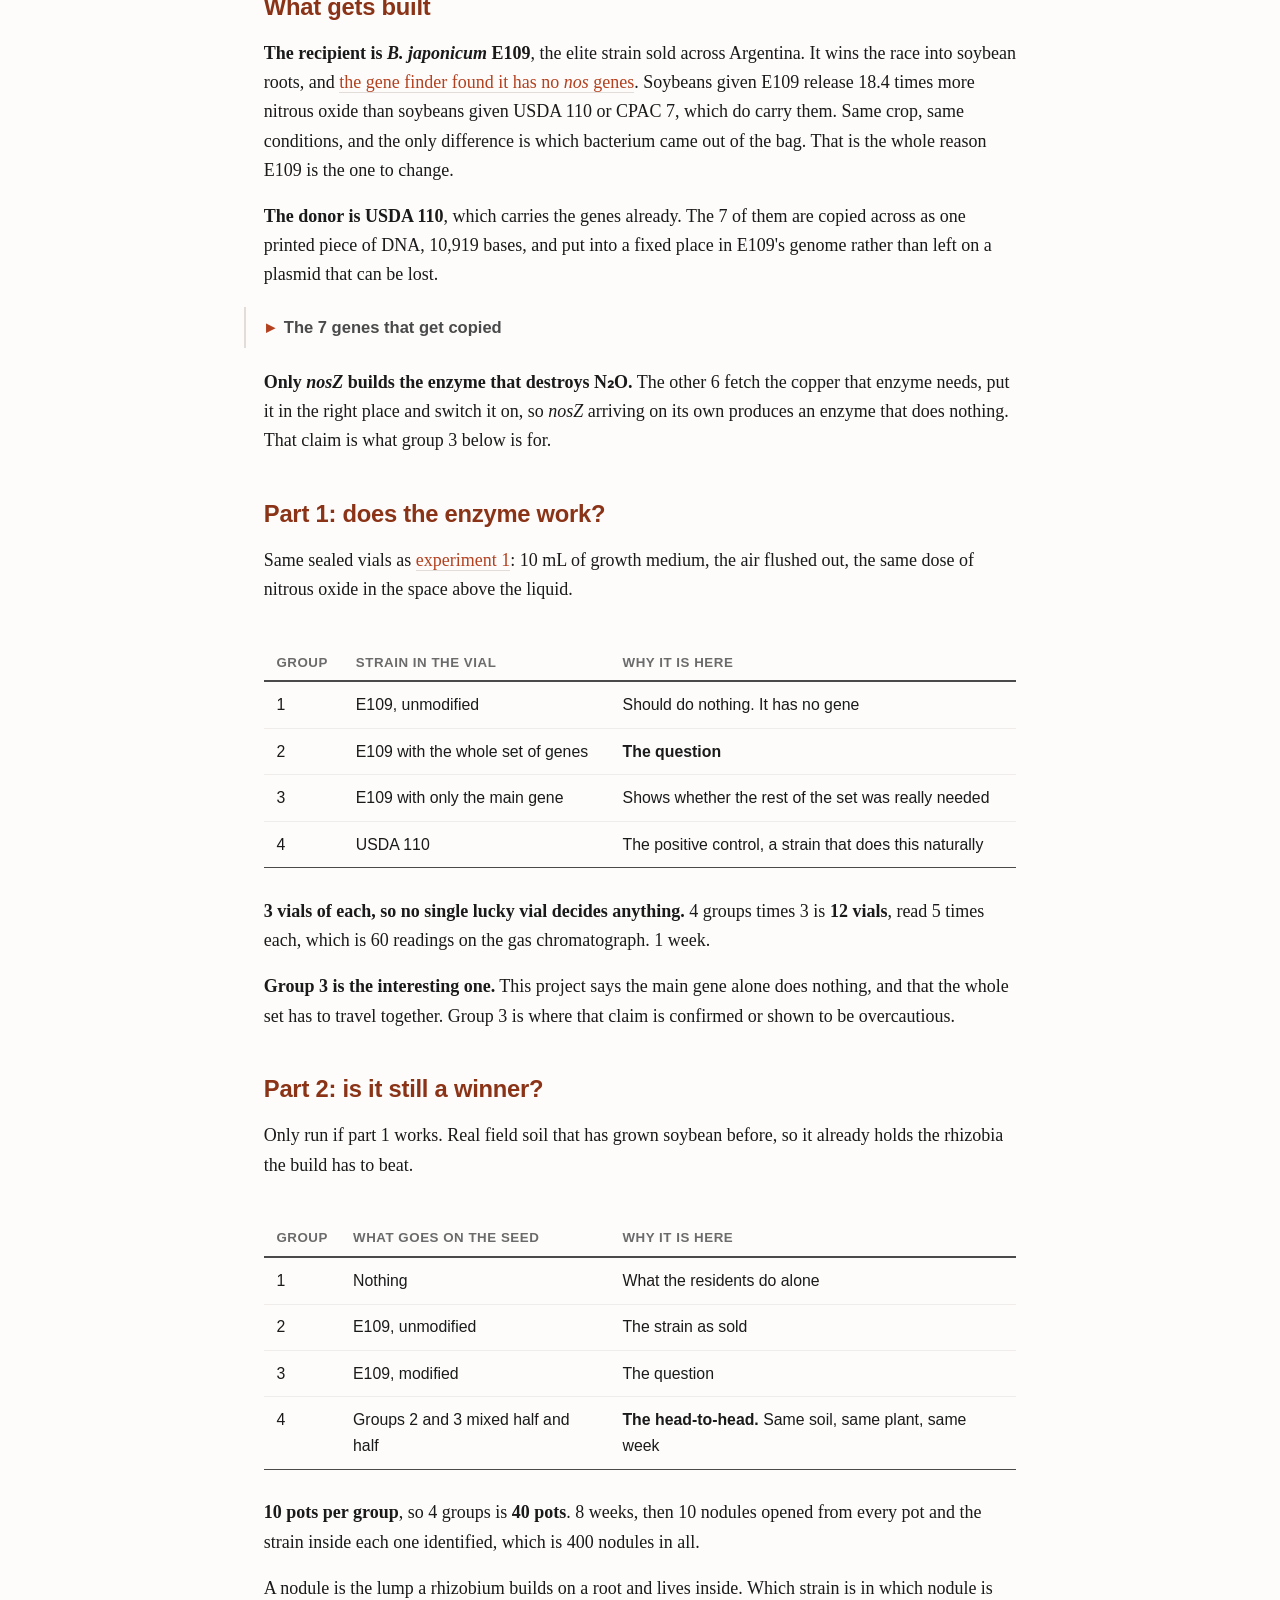
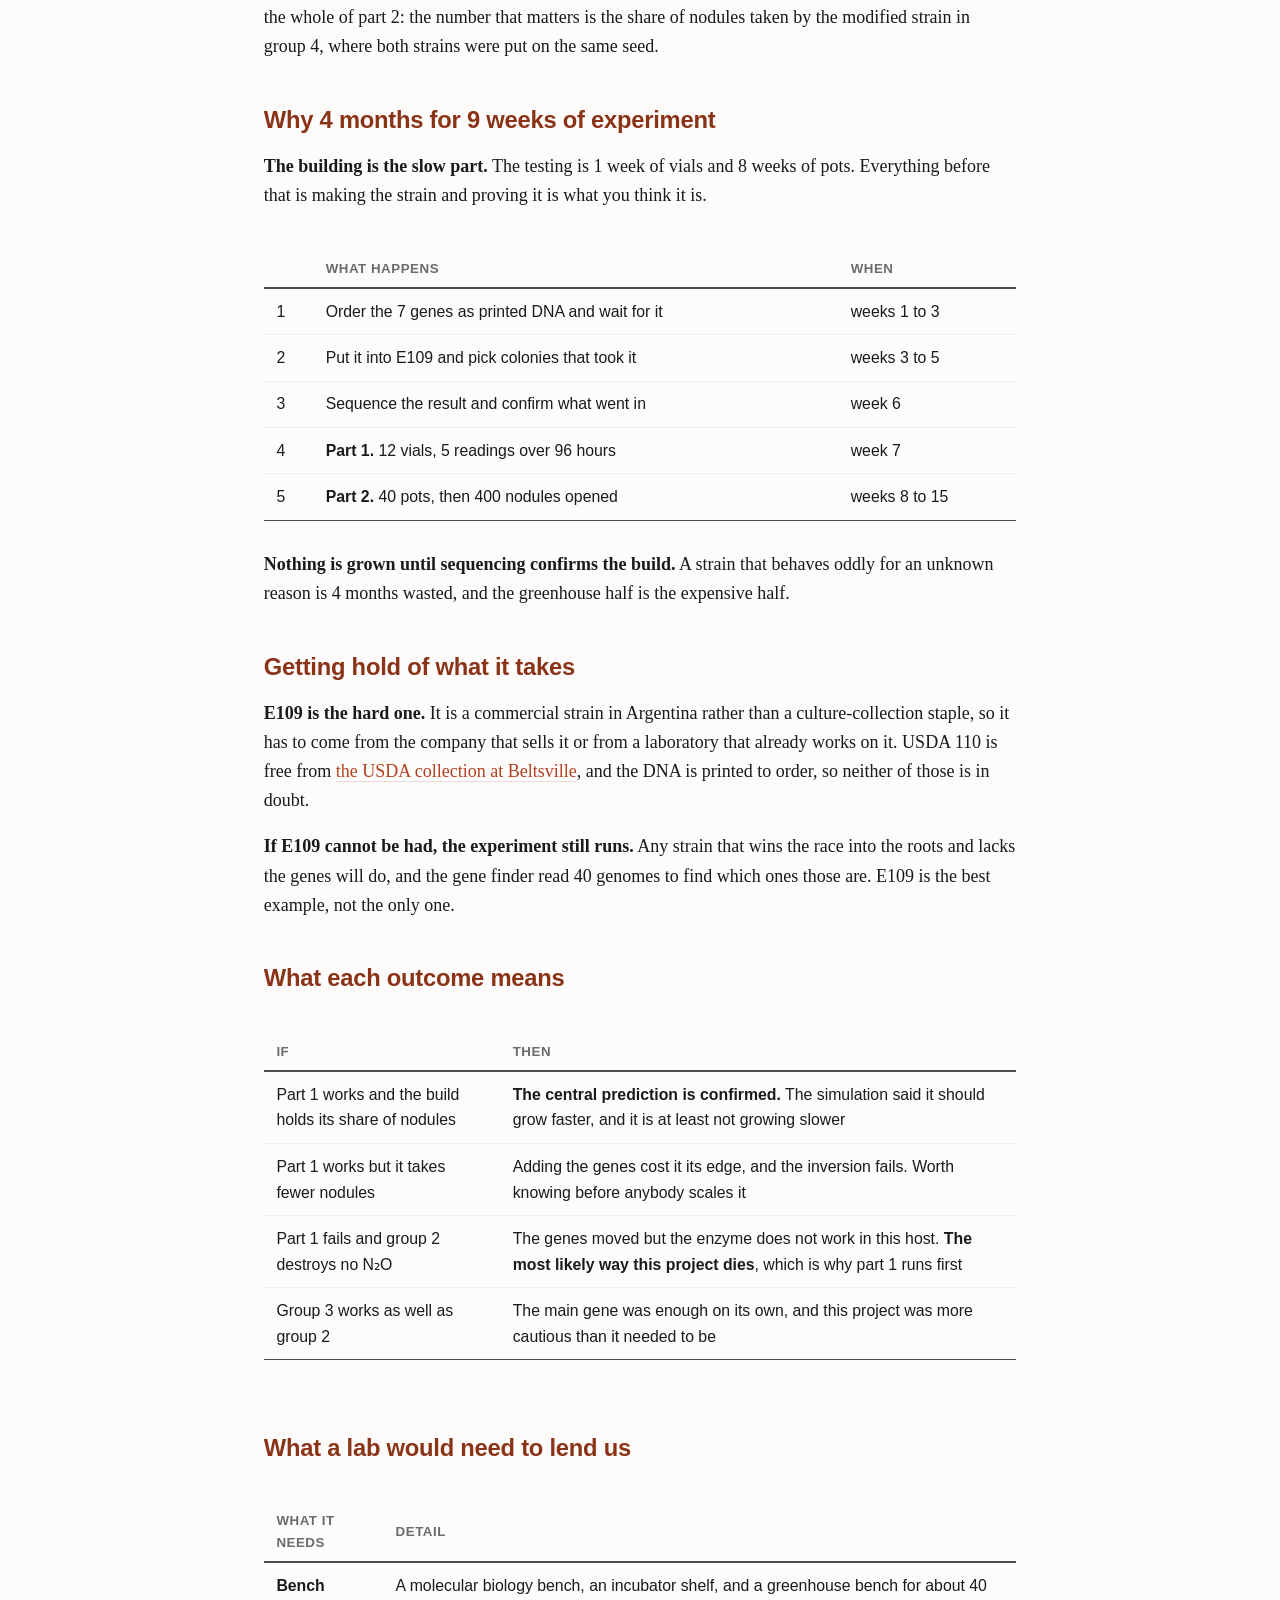
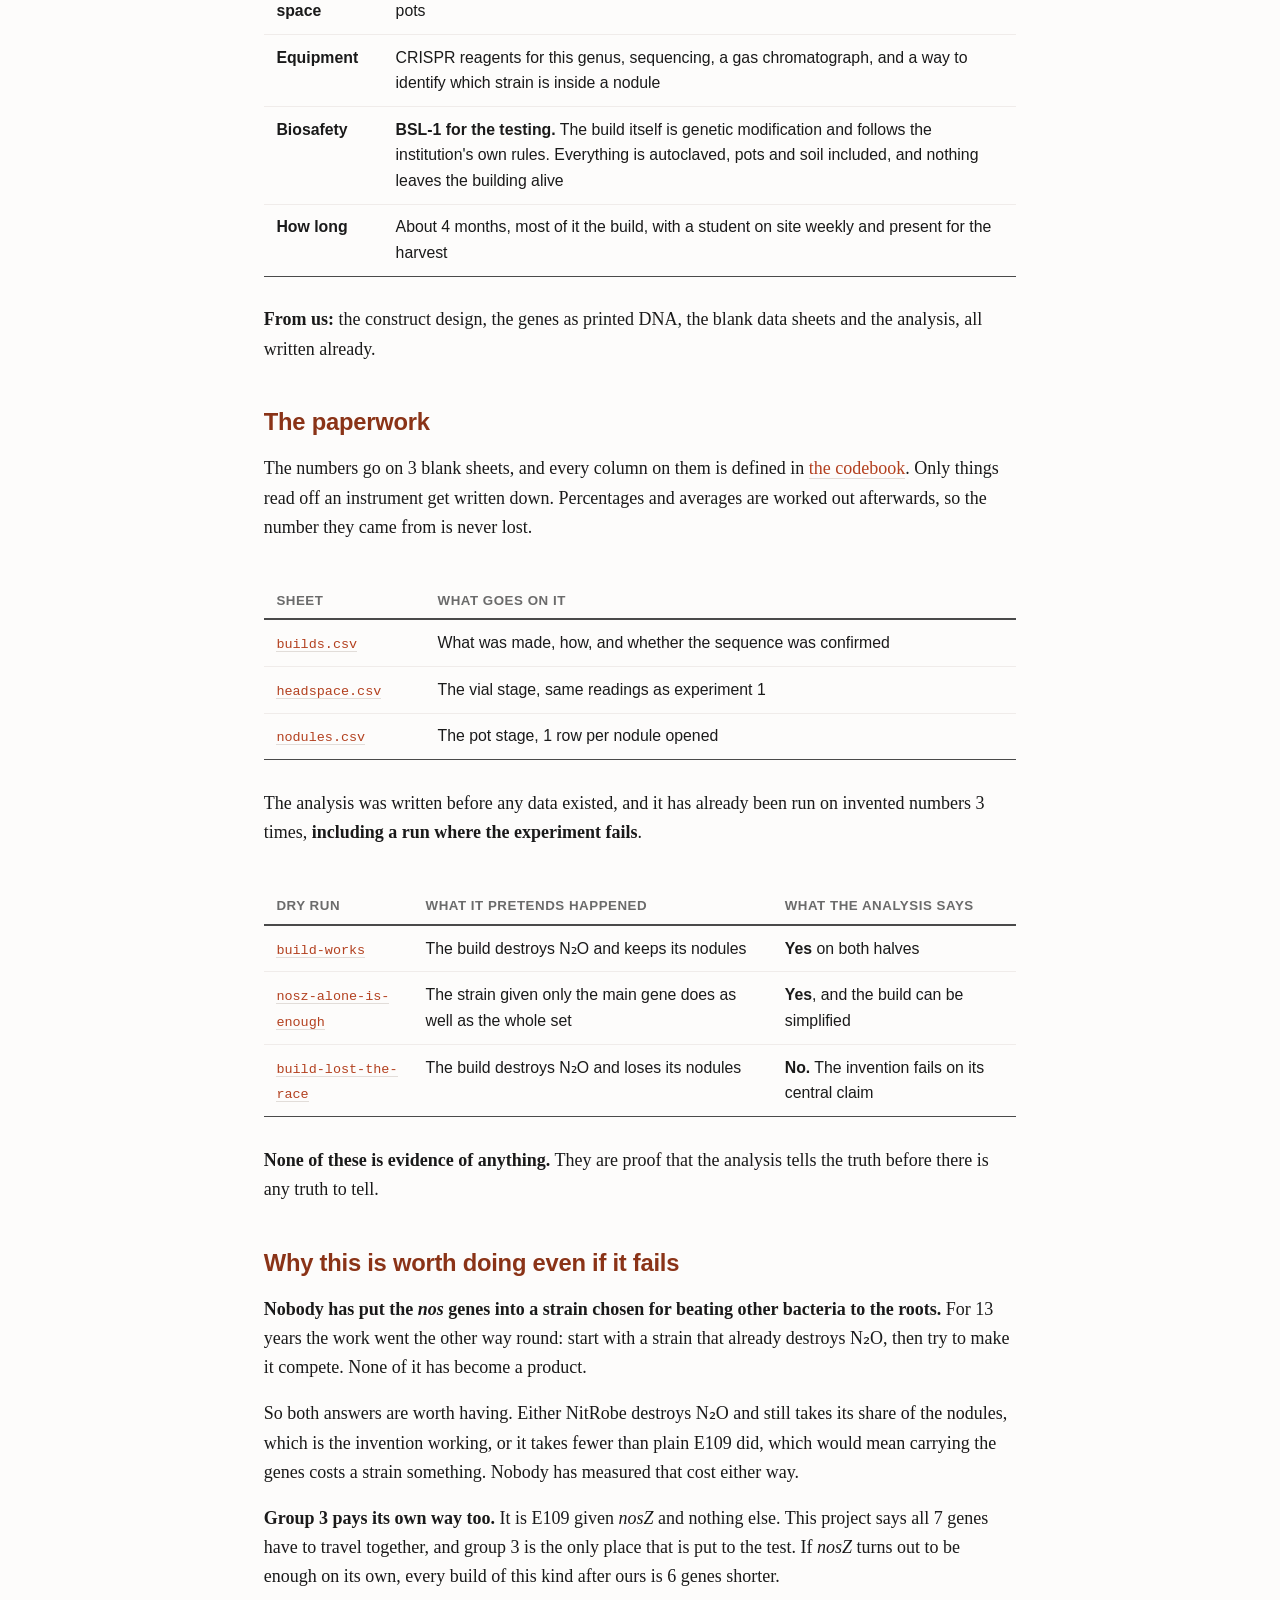
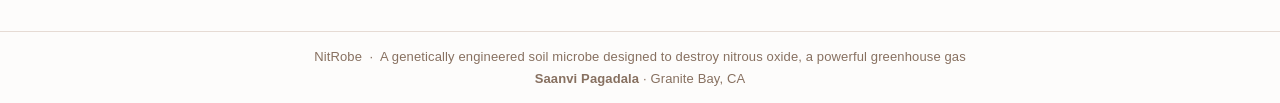
<file: experiments/exp-2.html>
<!doctype html>
<html lang="en"><head><meta charset="utf-8">
<meta name="viewport" content="width=device-width, initial-scale=1">
<title>Experiment 2: build NitRobe</title>
<meta name="description" content="A soil microbe engineered to destroy nitrous oxide, the 3rd worst greenhouse gas. 70% of it comes off farm soil.">
<link rel="canonical" href="https://saanvipagadala.github.io/NitRobe/experiments/exp-2.html">
<meta property="og:type" content="website">
<meta property="og:site_name" content="NitRobe">
<meta property="og:title" content="NitRobe">
<meta property="og:description" content="A soil microbe engineered to destroy nitrous oxide, the 3rd worst greenhouse gas. 70% of it comes off farm soil.">
<meta property="og:url" content="https://saanvipagadala.github.io/NitRobe/experiments/exp-2.html">
<meta property="og:image" content="https://saanvipagadala.github.io/NitRobe/og-image.png">
<meta property="og:image:width" content="1200">
<meta property="og:image:height" content="630">
<meta property="og:image:alt" content="NitRobe, a soil microbe engineered to destroy a greenhouse gas">
<meta name="twitter:card" content="summary_large_image">
<meta name="twitter:title" content="NitRobe">
<meta name="twitter:description" content="A soil microbe engineered to destroy nitrous oxide, the 3rd worst greenhouse gas. 70% of it comes off farm soil.">
<meta name="twitter:image" content="https://saanvipagadala.github.io/NitRobe/og-image.png">
<meta name="theme-color" content="#4fa46c">
<link rel="icon" type="image/svg+xml" href="../nitrobe.svg">
<link rel="apple-touch-icon" href="../apple-touch-icon.png">
<link rel="stylesheet" href="../site.css">
<style>
  /* The bar across the top. The mark's own green at about 4% over the page:
     enough that the bar reads as its own surface when the text scrolls under
     it, not enough to compete with anything on the page. MarsWorm does the
     same thing with its rust. */
  :root { --bar: #f6f9f5; --bar-rule: #dde8dc; }
  body { background: var(--bg); }
  main { margin: 0; padding: 1.4rem 0 0; }
  /* The header, in the shape the public MarsWorm pages use: sticky, the mark
     on the left, and the page it is on underlined in the accent. The links
     stay centred, which is where this site has always had them. */
  h1 { margin-bottom: 1rem; }
  h2 { margin-top: 2.2rem; font-size: 1.32rem; }
  /* Anything a fragment can land on has to clear the sticky bar, or the
     thing being linked to sits behind it. The vendored stylesheet does
     this for headings; folds and figures need it too, and an h2 rule
     here would otherwise override the vendored one. */
  main [id], main details, main summary {
    scroll-margin-top: calc(var(--nav-h) + 1.4rem); }
  h3 { font-size: 1.1rem; }
  hr { border: 0; border-top: 1px solid var(--rule); margin: 2.4rem 0 0; }
  hr + h2 { margin-top: 1.9rem; }

  /* The link that hands a line of writing off to a longer page. Set the way
     the gene finder sets "See how it was built": the accent, no extra
     weight, a hairline of the accent under it, and the size of a note
     rather than of the prose around it. 0.8rem is 14.4px here, which is
     that 14.5px. */
  a.more { font-size: .8rem; font-weight: 400;
           border-bottom-color: rgba(179, 64, 31, .35); }
  a.more:hover { color: var(--ink);
                 border-bottom-color: rgba(26, 26, 26, .4); }

  .tablewrap { overflow-x: auto; }
  .tablewrap > table { width: 100%; margin: 1.2rem 0 1.6rem; }
  table { font-size: .88rem; }
  th { font-family: var(--sans); font-size: .74rem; letter-spacing: .04em;
       text-transform: uppercase; color: var(--ink-3); font-weight: 600; }

  /* The caveats. Every one of these is somewhere the project admits a limit,
     so they are set apart rather than buried in a paragraph. */
  blockquote { border-left: 3px solid var(--accent); padding: .1rem 0 .1rem 1.1rem;
               margin: 1.4rem 0; color: var(--ink); }
  blockquote h3 { margin: .3rem 0; font-size: 1.28rem; color: var(--accent-2);
                  border: 0; padding: 0; }

  /* The experiments index, matching labs.html on the public site. The title
     is a plain link, what the experiment involves sits under it in the same
     size, and the paperwork links keep to one line so the rows line up. */
  .labs td:first-child { white-space: nowrap; width: 1%; }
  .labs td:last-child { white-space: nowrap; }
  /* The paperwork links are a footnote to the row, not part of it, so they
     are set at the size the finder uses for the same kind of link. 0.8rem is
     14.4px here, which is that 14.5px. */
  .labs td:last-child { font-size: .8rem; }
  .labs td:last-child a { display: inline-block; }
  .labs td:last-child a + a { margin-left: .7rem; }
  .labs .ask { display: block; color: var(--ink-2); margin-top: .15rem; }

  img { max-width: 100%; height: auto; background: #fff;
        border: 1px solid var(--rule-2); border-radius: 3px; margin: 1rem 0; }
  /* The drawings, presented the way the public MarsWorm pages present
     theirs. They are transparent on purpose, so they take the colour of the
     page: a white box and a border behind one shows as a pale block. */
  .fig { margin: 2rem auto; }
  .fig img { display: block; max-width: 100%; height: auto; margin: 0 auto;
             background: none; border: 0; }
  .fig figcaption { margin: .6rem auto 0; max-width: 40rem; text-align: center;
                    font-family: var(--sans); font-size: .78rem;
                    line-height: 1.5; color: var(--ink-3); }
  /* A drawing squeezed into the text column is a picture of some writing
     rather than writing. So it keeps its size and the figure scrolls
     sideways, which is what the tables on this site already do. */
  /* A drawing is allowed past the text measure, because an experiment
     squeezed into 44rem stops being readable. */
  /* Only once the window itself is narrower than the drawing does the figure
     scroll instead of shrinking past the point of being read, which is what
     the tables on this site already do. */
  @media (max-width: 62rem) {
    .fig.wide { overflow-x: auto; }
    .fig.wide img { min-width: 900px; }
  }
  /* The caption lives inside the box that scrolls, so centring it on a narrow
     screen would centre it against the drawing's full width and push it out
     of sight. Pinned to the left of the scrollport, it stays visible. */
  @media (max-width: 62rem) {
    .fig.wide figcaption { position: sticky; left: 0;
                           width: min(40rem, 92vw); margin: .6rem 0 0; }
  }
  small { color: var(--ink-3); }

  /* The folds. site.css styles these under .page, which this site does not
     use, so the same look is set out here: a quiet offer with a rule down its
     left side and a triangle that turns when it opens. */
  main > details { margin: .5rem auto 1.1rem;
                   border-left: 2px solid var(--rule); padding-top: .1rem; }
  main > details > summary { cursor: pointer; list-style: none;
                             font-family: var(--sans); font-size: .92rem;
                             font-weight: 600; color: var(--ink-2);
                             padding: .35rem 0 .35rem 1.2rem;
                             margin-left: -1.2rem; }
  main > details > summary::-webkit-details-marker { display: none; }
  main > details > summary::before { content: "▸"; display: inline-block;
                                     width: 1rem; color: var(--accent);
                                     transition: transform .15s; }
  main > details[open] > summary::before { transform: rotate(90deg); }
  main > details > summary:hover { color: var(--accent); }

  /* An open fold is an answer being read, and the page around it is a list of
     questions being scanned. So it stops looking like the list: it sits on
     its own tint, its rule turns the accent colour, and the type comes up a
     touch with more air between the lines. */
  main > details[open] { background: var(--bg-2);
                         border-left-color: var(--accent);
                         border-radius: 0 3px 3px 0;
                         margin-bottom: 1.6rem; padding-bottom: .4rem; }
  main > details[open] > summary { color: var(--ink);
                                   border-bottom: 1px solid var(--rule);
                                   margin-bottom: .5rem; }
  main > details[open] > *:not(summary) { font-size: 1.02rem;
                                          line-height: 1.72; }
  /* The padding on the fold's own children replaces what main > * gives to
     everything else, so text inside a fold lines up with text outside it. */
  main > details > *:not(summary) { padding-left: 1.2rem; }
  main > details[open] > *:not(summary) { padding-right: 1.2rem; }
  /* A call-out inside an open fold. Outside a fold it stands out by sitting
     on a tint; inside one the fold is already tinted, so the tint would
     vanish. It stands on the page's own background instead, which is the
     lighter of the 2, and keeps its accent rule. */
  main > details[open] blockquote { background: var(--bg);
                                    border-left-width: 3px;
                                    border-radius: 0 3px 3px 0;
                                    padding: .55rem 1rem .55rem 1.1rem;
                                    margin: 1.2rem 0; }

  /* Last, on purpose. Main spans the window and every child is held to the
     text measure, which is what lets a drawing sit wider than the text
     without a scrollbar. It comes after the rules above because several of
     them set a side margin of 0, and a rule or a quote pushed to the window
     edge is what that looked like. */
  main > * { max-width: var(--col); margin-left: auto; margin-right: auto;
             padding-left: clamp(1rem, 5vw, 1.1rem);
             padding-right: clamp(1rem, 5vw, 1.1rem); }
  /* A plain figure keeps to the text column. Only a wide one is
     allowed past it, which is how the public pages split them. */
  /* The footer is 2 short lines, so it is set as 2 short lines: half the gap
     above it, tighter padding, and the 2 lines closer together than ordinary
     paragraphs. The fullscreen button keeps the corner it has on the public
     pages, 1.1rem in from the edges. */
  .foot { margin-top: 2.2rem; padding-top: .9rem; padding-bottom: .9rem; }
  .foot p { margin-bottom: .15rem; }
  .foot .who { margin-bottom: 0; }

  main > figure { max-width: var(--col); }
  main > figure.wide { max-width: 62rem; }
  main > .tablewrap { max-width: var(--col); }
  /* site.css holds the hero to 40rem, and on the public pages a
     class-level rule widens it back to the column. Same here, or
     the portrait sits indented from the heading above it. */
  main > .hero { max-width: var(--col); }
</style></head><body>
<!-- The bar across the top of every page, and the footer under it.

     This is 1 file because the site is built 2 different ways. The writing is
     markdown run through pandoc; the gene finder is a standalone page built by
     work/dna_model/export_browser.py and copied in whole. Those 2 used to
     carry their own copies of the bar, and the copies drifted: different
     widths, different text sizes, a bar that slid sideways on a page with 1
     more link in it.

     Everything here is in pixels on purpose. site.css sets html to 18px and
     the finder runs at 16px, so the same rem value means 2 different sizes.
     Pixels are the only units that mean the same thing on both.

     build_site.py reads this file, fills in the 2 placeholders below, and
     puts it on both kinds of page. The placeholder names are deliberately not
     repeated in this comment: the fill-in is a plain string replace, so a
     placeholder written here would be replaced here too, and a bar full of
     links would end up inside an HTML comment. -->
<style>
.sitebar { position: sticky; top: 0; z-index: 50;
  background: #f6f9f5; border-bottom: 1px solid #dde8dc; }
/* The same width as the text column, and the same padding, so the mark starts
   exactly where the writing starts. Sized by the column rather than by its own
   contents, or the whole group shifts when a page has an extra link. */
.sitebar .inner { display: flex; align-items: center; gap: 11px 29px;
  width: 792px; max-width: 100%; margin: 0 auto;
  padding: 11px clamp(18px, 5vw, 0px); }
.sitebar .brand { display: flex; align-items: center; gap: 9px;
  color: #1a1a1a; text-decoration: none; border: 0; }
.sitebar .brand img { width: 82px; height: 60px; background: none; border: 0;
  margin: 0; }
.sitebar .brand b { font-family: "Helvetica Neue", Helvetica, Arial, sans-serif;
  font-size: 19px; line-height: 1.15; letter-spacing: -.01em; }
.sitebar .links { display: flex; flex-wrap: wrap; gap: 6px 20px; }
.sitebar .links a { font-family: "Helvetica Neue", Helvetica, Arial, sans-serif;
  font-size: 15px; letter-spacing: .01em; color: #6b6b6b;
  text-decoration: none; border: 0; padding: 3px 0; white-space: nowrap; }
.sitebar .links a:hover { color: #b3401f; }
.sitebar .links .sep { color: #e2ddd9; user-select: none; }
.sitebar .links a.tool { color: #b3401f; font-weight: 600; }
.sitebar .links a.here { color: #1a1a1a; font-weight: 600;
  border-bottom: 2px solid #b3401f; }
@media (max-width: 830px) { .sitebar .brand img { width: 44px; height: 29px; } }

/* The same numbers the MarsWorm site uses: 0.9rem of padding top and bottom
   rather than 1.4 and 3, and the 2 lines close together. The old values left
   a hand's width of nothing under the writing. */
.sitefoot { margin-top: 40px; padding: 16px clamp(18px, 5vw, 54px);
  border-top: 1px solid #e6dbd4; text-align: center; }
.sitefoot p { font-family: "Helvetica Neue", Helvetica, Arial, sans-serif;
  margin: 0 auto 3px; font-size: 13px; color: #877060; letter-spacing: .01em;
  line-height: 1.4; }
.sitefoot p:last-child { margin-bottom: 0; }
.sitefoot b { color: #877060; font-weight: 700; }
</style>
<nav class="sitebar"><div class="inner">
<a class="brand" href="../index.html"><img src="../nitrobe.svg" alt="">
<span class="wordmark"><b>NitRobe</b></span></a>
<div class="links"><a class="" href="../index.html">Overview</a><a class="" href="../end-to-end.html">The full story</a><a class="" href="../experiments/index.html">Experiments</a><span class="sep" aria-hidden="true">|</span><a class="tool" href="../finder/index.html">Try the gene finder</a></div></div></nav>

<main class="">
<h1 id="experiment-2-build-nitrobe">Experiment 2: build NitRobe</h1>
<p><a href="exp-1.html">Experiment 1</a> will probably find species that
destroy N₂O. They were shortlisted for carrying the genes, so several of
them should.</p>
<p><strong>Destroying N₂O is the easier half.</strong> A strain also has
to beat the bacteria already in the soil to the roots, and the ones that
win that race are the strains farmers already buy, which mostly carry no
<em>nos</em> genes at all. This experiment closes that gap from the
other side. It takes a strain that already wins, and gives it the
genes.</p>
<p><strong>It tests the 2 things the whole idea rests on, in 1
run.</strong> Does the modified bacterium destroy N₂O, and has adding
the genes cost it the competitiveness that made it worth choosing in the
first place?</p>
<figure class="fig wide"><img src="../work/experiments/results/diagrams/exp-2.png" alt="The setup for experiment 2"><figcaption><b>The whole set-up.</b> The 7 genes go into E109, the strain that already wins the race into the roots. What comes out is NitRobe, and it is tested twice: once for the N₂O, once for the race.</figcaption></figure>
<h2 id="in-short">In short</h2>
<div class="tablewrap"><table>
<thead>
<tr>
<th>The experiment</th>
<th>In 1 line</th>
</tr>
</thead>
<tbody>
<tr>
<td><strong>What we do</strong></td>
<td>Put the nos genes into the strain that already wins the race into
the roots, then test it twice: once for the N₂O, once for the race</td>
</tr>
<tr>
<td><strong>What we measure</strong></td>
<td>Nitrous oxide above the liquid in the vials, then which strain is
inside each nodule in the pots</td>
</tr>
<tr>
<td><strong>What it tells us</strong></td>
<td>Whether NitRobe destroys N₂O, and whether it still beats the
bacteria already in the soil to the roots. <strong>If it destroys N₂O
and loses that race, the idea fails</strong></td>
</tr>
<tr>
<td><strong>How long it takes</strong></td>
<td>About 4 months, most of it building the strain. Only 9 weeks of it
is experiment</td>
</tr>
</tbody>
</table></div>
<h2 id="what-gets-built">What gets built</h2>
<p><strong>The recipient is <em>B. japonicum</em> E109</strong>, the
elite strain sold across Argentina. It wins the race into soybean roots,
and <a href="../finder/index.html">the gene finder found it has no
<em>nos</em> genes</a>. Soybeans given E109 release 18.4 times more
nitrous oxide than soybeans given USDA 110 or CPAC 7, which do carry
them. Same crop, same conditions, and the only difference is which
bacterium came out of the bag. That is the whole reason E109 is the one
to change.</p>
<p><strong>The donor is USDA 110</strong>, which carries the genes
already. The 7 of them are copied across as one printed piece of DNA,
10,919 bases, and put into a fixed place in E109's genome rather than
left on a plasmid that can be lost.</p>
<details>
<summary>The 7 genes that get copied</summary>
<span id="the-genes"></span>

<p>Every one is read from <em>B. diazoefficiens</em> USDA 110, and every
accession is a protein anybody can download.</p>
<div class="tablewrap"><table>
<thead>
<tr>
<th>#</th>
<th>Gene</th>
<th>What it does</th>
<th>Protein</th>
<th>Bases</th>
</tr>
</thead>
<tbody>
<tr>
<td>1</td>
<td><em>nosR</em></td>
<td>Switches the rest of them on</td>
<td><code>Q89XJ7</code></td>
<td>2,337</td>
</tr>
<tr>
<td>2</td>
<td><em>nosZ</em></td>
<td><strong>Builds the enzyme itself</strong></td>
<td><code>Q89XJ6</code></td>
<td>1,950</td>
</tr>
<tr>
<td>3</td>
<td><em>nosD</em></td>
<td>Carries copper in the space outside the cell</td>
<td><code>Q89XJ5</code></td>
<td>1,359</td>
</tr>
<tr>
<td>4</td>
<td><em>nosF</em></td>
<td>Pumps the copper</td>
<td><code>H7C7Y2</code></td>
<td>906</td>
</tr>
<tr>
<td>5</td>
<td><em>nosY</em></td>
<td>Pumps the copper</td>
<td><code>H7C6F5</code></td>
<td>825</td>
</tr>
<tr>
<td>6</td>
<td><em>nosL</em></td>
<td>Hands the copper over</td>
<td><code>H7C803</code></td>
<td>546</td>
</tr>
<tr>
<td>7</td>
<td><em>nosX</em></td>
<td>Finishes the enzyme off</td>
<td><code>Q89XJ4</code></td>
<td>996</td>
</tr>
</tbody>
</table></div>
<p>8,919 bases of gene, plus the pieces that make them work in a new
host, is 10,919 in all. Printed DNA of that length costs between $764
and $1,638.</p>
</details>

<p><strong>Only <em>nosZ</em> builds the enzyme that destroys
N₂O.</strong> The other 6 fetch the copper that enzyme needs, put it in
the right place and switch it on, so <em>nosZ</em> arriving on its own
produces an enzyme that does nothing. That claim is what group 3 below
is for.</p>
<h2 id="part-1-does-the-enzyme-work">Part 1: does the enzyme work?</h2>
<p>Same sealed vials as <a href="exp-1.html">experiment 1</a>: 10 mL of
growth medium, the air flushed out, the same dose of nitrous oxide in
the space above the liquid.</p>
<div class="tablewrap"><table>
<thead>
<tr>
<th>Group</th>
<th>Strain in the vial</th>
<th>Why it is here</th>
</tr>
</thead>
<tbody>
<tr>
<td>1</td>
<td>E109, unmodified</td>
<td>Should do nothing. It has no gene</td>
</tr>
<tr>
<td>2</td>
<td>E109 with the whole set of genes</td>
<td><strong>The question</strong></td>
</tr>
<tr>
<td>3</td>
<td>E109 with only the main gene</td>
<td>Shows whether the rest of the set was really needed</td>
</tr>
<tr>
<td>4</td>
<td>USDA 110</td>
<td>The positive control, a strain that does this naturally</td>
</tr>
</tbody>
</table></div>
<p><strong>3 vials of each, so no single lucky vial decides
anything.</strong> 4 groups times 3 is <strong>12 vials</strong>, read 5
times each, which is 60 readings on the gas chromatograph. 1 week.</p>
<p><strong>Group 3 is the interesting one.</strong> This project says
the main gene alone does nothing, and that the whole set has to travel
together. Group 3 is where that claim is confirmed or shown to be
overcautious.</p>
<h2 id="part-2-is-it-still-a-winner">Part 2: is it still a winner?</h2>
<p>Only run if part 1 works. Real field soil that has grown soybean
before, so it already holds the rhizobia the build has to beat.</p>
<div class="tablewrap"><table>
<thead>
<tr>
<th>Group</th>
<th>What goes on the seed</th>
<th>Why it is here</th>
</tr>
</thead>
<tbody>
<tr>
<td>1</td>
<td>Nothing</td>
<td>What the residents do alone</td>
</tr>
<tr>
<td>2</td>
<td>E109, unmodified</td>
<td>The strain as sold</td>
</tr>
<tr>
<td>3</td>
<td>E109, modified</td>
<td>The question</td>
</tr>
<tr>
<td>4</td>
<td>Groups 2 and 3 mixed half and half</td>
<td><strong>The head-to-head.</strong> Same soil, same plant, same
week</td>
</tr>
</tbody>
</table></div>
<p><strong>10 pots per group</strong>, so 4 groups is <strong>40
pots</strong>. 8 weeks, then 10 nodules opened from every pot and the
strain inside each one identified, which is 400 nodules in all.</p>
<p>A nodule is the lump a rhizobium builds on a root and lives inside.
Which strain is in which nodule is the whole of part 2: the number that
matters is the share of nodules taken by the modified strain in group 4,
where both strains were put on the same seed.</p>
<h2 id="why-4-months-for-9-weeks-of-experiment">Why 4 months for 9 weeks
of experiment</h2>
<p><strong>The building is the slow part.</strong> The testing is 1 week
of vials and 8 weeks of pots. Everything before that is making the
strain and proving it is what you think it is.</p>
<div class="tablewrap"><table>
<thead>
<tr>
<th></th>
<th>What happens</th>
<th>When</th>
</tr>
</thead>
<tbody>
<tr>
<td>1</td>
<td>Order the 7 genes as printed DNA and wait for it</td>
<td>weeks 1 to 3</td>
</tr>
<tr>
<td>2</td>
<td>Put it into E109 and pick colonies that took it</td>
<td>weeks 3 to 5</td>
</tr>
<tr>
<td>3</td>
<td>Sequence the result and confirm what went in</td>
<td>week 6</td>
</tr>
<tr>
<td>4</td>
<td><strong>Part 1.</strong> 12 vials, 5 readings over 96 hours</td>
<td>week 7</td>
</tr>
<tr>
<td>5</td>
<td><strong>Part 2.</strong> 40 pots, then 400 nodules opened</td>
<td>weeks 8 to 15</td>
</tr>
</tbody>
</table></div>
<p><strong>Nothing is grown until sequencing confirms the
build.</strong> A strain that behaves oddly for an unknown reason is 4
months wasted, and the greenhouse half is the expensive half.</p>
<h2 id="getting-hold-of-what-it-takes">Getting hold of what it
takes</h2>
<p><strong>E109 is the hard one.</strong> It is a commercial strain in
Argentina rather than a culture-collection staple, so it has to come
from the company that sells it or from a laboratory that already works
on it. USDA 110 is free from <a
href="https://www.ars.usda.gov/northeast-area/beltsville-md-barc/beltsville-agricultural-research-center/national-germplasm-resources-laboratory/docs/business/">the
USDA collection at Beltsville</a>, and the DNA is printed to order, so
neither of those is in doubt.</p>
<p><strong>If E109 cannot be had, the experiment still runs.</strong>
Any strain that wins the race into the roots and lacks the genes will
do, and the gene finder read 40 genomes to find which ones those are.
E109 is the best example, not the only one.</p>
<h2 id="what-each-outcome-means">What each outcome means</h2>
<div class="tablewrap"><table>
<thead>
<tr>
<th>If</th>
<th>Then</th>
</tr>
</thead>
<tbody>
<tr>
<td>Part 1 works and the build holds its share of nodules</td>
<td><strong>The central prediction is confirmed.</strong> The simulation
said it should grow faster, and it is at least not growing slower</td>
</tr>
<tr>
<td>Part 1 works but it takes fewer nodules</td>
<td>Adding the genes cost it its edge, and the inversion fails. Worth
knowing before anybody scales it</td>
</tr>
<tr>
<td>Part 1 fails and group 2 destroys no N₂O</td>
<td>The genes moved but the enzyme does not work in this host.
<strong>The most likely way this project dies</strong>, which is why
part 1 runs first</td>
</tr>
<tr>
<td>Group 3 works as well as group 2</td>
<td>The main gene was enough on its own, and this project was more
cautious than it needed to be</td>
</tr>
</tbody>
</table></div>
<h2 id="what-a-lab-would-need-to-lend-us">What a lab would need to lend
us</h2>
<div class="tablewrap"><table>
<thead>
<tr>
<th>What it needs</th>
<th>Detail</th>
</tr>
</thead>
<tbody>
<tr>
<td><strong>Bench space</strong></td>
<td>A molecular biology bench, an incubator shelf, and a greenhouse
bench for about 40 pots</td>
</tr>
<tr>
<td><strong>Equipment</strong></td>
<td>CRISPR reagents for this genus, sequencing, a gas chromatograph, and
a way to identify which strain is inside a nodule</td>
</tr>
<tr>
<td><strong>Biosafety</strong></td>
<td><strong>BSL-1 for the testing.</strong> The build itself is genetic
modification and follows the institution's own rules. Everything is
autoclaved, pots and soil included, and nothing leaves the building
alive</td>
</tr>
<tr>
<td><strong>How long</strong></td>
<td>About 4 months, most of it the build, with a student on site weekly
and present for the harvest</td>
</tr>
</tbody>
</table></div>
<p><strong>From us:</strong> the construct design, the genes as printed
DNA, the blank data sheets and the analysis, all written already.</p>
<h2 id="the-paperwork">The paperwork</h2>
<p>The numbers go on 3 blank sheets, and every column on them is defined
in <a href="../experiments/codebook.html">the codebook</a>. Only
things read off an instrument get written down. Percentages and averages
are worked out afterwards, so the number they came from is never
lost.</p>
<div class="tablewrap"><table>
<thead>
<tr>
<th>Sheet</th>
<th>What goes on it</th>
</tr>
</thead>
<tbody>
<tr>
<td><a
href="../work/experiments/data/exp-2/builds.csv"><code>builds.csv</code></a></td>
<td>What was made, how, and whether the sequence was confirmed</td>
</tr>
<tr>
<td><a
href="../work/experiments/data/exp-2/headspace.csv"><code>headspace.csv</code></a></td>
<td>The vial stage, same readings as experiment 1</td>
</tr>
<tr>
<td><a
href="../work/experiments/data/exp-2/nodules.csv"><code>nodules.csv</code></a></td>
<td>The pot stage, 1 row per nodule opened</td>
</tr>
</tbody>
</table></div>
<p>The analysis was written before any data existed, and it has already
been run on invented numbers 3 times, <strong>including a run where the
experiment fails</strong>.</p>
<div class="tablewrap"><table>
<thead>
<tr>
<th>Dry run</th>
<th>What it pretends happened</th>
<th>What the analysis says</th>
</tr>
</thead>
<tbody>
<tr>
<td><a
href="../work/experiments/results/exp-2/build-works/report.html"><code>build-works</code></a></td>
<td>The build destroys N₂O and keeps its nodules</td>
<td><strong>Yes</strong> on both halves</td>
</tr>
<tr>
<td><a
href="../work/experiments/results/exp-2/nosz-alone-is-enough/report.html"><code>nosz-alone-is-enough</code></a></td>
<td>The strain given only the main gene does as well as the whole
set</td>
<td><strong>Yes</strong>, and the build can be simplified</td>
</tr>
<tr>
<td><a
href="../work/experiments/results/exp-2/build-lost-the-race/report.html"><code>build-lost-the-race</code></a></td>
<td>The build destroys N₂O and loses its nodules</td>
<td><strong>No.</strong> The invention fails on its central claim</td>
</tr>
</tbody>
</table></div>
<p><strong>None of these is evidence of anything.</strong> They are
proof that the analysis tells the truth before there is any truth to
tell.</p>
<h2 id="why-this-is-worth-doing-even-if-it-fails">Why this is worth
doing even if it fails</h2>
<p><strong>Nobody has put the <em>nos</em> genes into a strain chosen
for beating other bacteria to the roots.</strong> For 13 years the work
went the other way round: start with a strain that already destroys N₂O,
then try to make it compete. None of it has become a product.</p>
<p>So both answers are worth having. Either NitRobe destroys N₂O and
still takes its share of the nodules, which is the invention working, or
it takes fewer than plain E109 did, which would mean carrying the genes
costs a strain something. Nobody has measured that cost either way.</p>
<p><strong>Group 3 pays its own way too.</strong> It is E109 given
<em>nosZ</em> and nothing else. This project says all 7 genes have to
travel together, and group 3 is the only place that is put to the test.
If <em>nosZ</em> turns out to be enough on its own, every build of this
kind after ours is 6 genes shorter.</p>

</main>
<!-- The 2 lines every page ends on. Styled by assets/sitebar.html, which
     every page that uses this also carries. -->
<footer class="sitefoot">
<p>NitRobe &nbsp;&middot;&nbsp; A genetically engineered soil microbe designed
to destroy nitrous oxide, a powerful greenhouse gas</p>
<p><b>Saanvi Pagadala</b> &middot; Granite Bay, CA</p>
</footer>

<script>
window.wireFolds = function () {
  var folds = document.querySelectorAll("details");

  // 1 fold open at a time. Opening any other one closes it, so the page
  // never grows into a wall of text while somebody is reading it.
  folds.forEach(function (d) {
    d.addEventListener("toggle", function () {
      if (!d.open) return;
      // Closing a fold higher up the page pulls everything below it upwards,
      // so the question somebody just clicked would jump away from the
      // cursor. Measure where it sits, close the others, then scroll by the
      // difference so it stays exactly where it was.
      var head = d.querySelector("summary");
      var before = head.getBoundingClientRect().top;
      folds.forEach(function (o) { if (o !== d) o.open = false; });
      var after = head.getBoundingClientRect().top;
      if (after !== before) scrollBy(0, after - before);
    });
  });

  // A link to a closed fold lands the reader on a 1 line summary and nothing
  // else, so a fold the address bar points at opens itself. Runs on arrival
  // and again on every jump, including the back button.
  function reveal() {
    var id = location.hash.slice(1);
    if (!id) return;
    var el = document.getElementById(id);
    while (el) {
      if (el.tagName === "DETAILS") el.open = true;
      el = el.parentElement;
    }
    var t = document.getElementById(id);
    if (t) t.scrollIntoView();
  }
  addEventListener("hashchange", reveal);
  reveal();
};
wireFolds();
</script>
<!-- The fullscreen button, and the router that keeps fullscreen across links.
     Started as a copy of outreach/build/fullscreen.html so this submission
     travels on its own, and the router has since been rewritten: this site
     has pages of 2 different shapes, the writing and the gene finder, so the
     router swaps whole pages rather than 3 named parts. -->

<!-- Fullscreen, the way a video player offers it: a quiet corner button that
     gets the browser's own furniture out of the way for reading. Written by
     script rather than sitting in the markup, because a browser that cannot
     do it should not be offered it. Desktop only: an iPhone has no fullscreen
     for a page, and on a tablet the button would sit under a thumb. -->
<script>
(function () {
  var root = document.documentElement;
  if (!(root.requestFullscreen || root.webkitRequestFullscreen)) return;
  if ('ontouchstart' in window) return;
  // Every page carries this file, so a swapped-in page runs it again. The
  // button and its listeners are already here; nothing to do.
  if (window.__fsButton) return;
  window.__fsButton = true;

  var EXPAND = '<path d="M3 8V3h5M17 3h5v5M22 17v5h-5M8 22H3v-5"/>';
  var SHRINK = '<path d="M8 3v5H3M22 8h-5V3M17 22v-5h5M3 17h5v5"/>';

  var btn = document.createElement('button');
  btn.className = 'fs';
  btn.type = 'button';
  document.body.appendChild(btn);

  function on() {
    return !!(document.fullscreenElement || document.webkitFullscreenElement);
  }
  function paint() {
    var label = on() ? 'Leave fullscreen' : 'Read fullscreen';
    btn.setAttribute('aria-label', label);
    btn.title = label + '  (F)';
    btn.innerHTML = '<svg viewBox="0 0 25 25" aria-hidden="true">' +
                    (on() ? SHRINK : EXPAND) + '</svg>';
  }
  function toggle() {
    if (on()) {
      (document.exitFullscreen || document.webkitExitFullscreen).call(document);
    } else {
      (root.requestFullscreen || root.webkitRequestFullscreen).call(root);
    }
  }

  btn.addEventListener('click', toggle);
  document.addEventListener('fullscreenchange', paint);
  document.addEventListener('webkitfullscreenchange', paint);
  // The same shortcut a video player uses, but never while something is being
  // typed into, and never on top of a browser shortcut.
  addEventListener('keydown', function (e) {
    if (e.key !== 'f' && e.key !== 'F') return;
    if (e.metaKey || e.ctrlKey || e.altKey) return;
    var t = e.target;
    if (t && (t.isContentEditable ||
              /^(INPUT|TEXTAREA|SELECT)$/.test(t.tagName))) return;
    e.preventDefault();
    toggle();
  });
  paint();
})();
</script>

<!-- Fullscreen belongs to a document, so following an ordinary link drops out
     of it, and the new page cannot ask to go back in: a browser only grants
     fullscreen on a click, and a fresh document has no click behind it.

     So while fullscreen is on, and only then, a click on a link to another
     page of this site fetches that page and puts it in place of this one
     rather than navigating. The document never changes, so fullscreen never
     ends. Outside fullscreen nothing here runs at all and every link is an
     ordinary link, which is what keeps this plain static HTML for anyone
     reading it normally, and what makes the failure of any of it harmless.

     What gets swapped is the whole body, not a list of named parts. The
     writing pages and the gene finder are built by 2 different programs and
     share no layout, and the finder is a working app: it needs its own
     stylesheet, its own scripts and its own startup, not just its markup.
     Swapping everything is the only thing that covers both. -->
<script>
(function () {
  if (window.__fsRouter) return;            // a swapped-in page ran this again
  window.__fsRouter = true;

  // The bar across the top, under either of the names the 2 builds give it.
  var NAV = '.sitebar, .topbar, .nav';
  // The head is only ever asked for what styles a page and what marks it.
  // The icon is in here because the pages sit at different depths and each
  // one points at the mark its own way; left alone it asks for a file that
  // is not there.
  var SKIN = 'link[rel="stylesheet"], link[rel="icon"], style';
  // Scripts already fetched once. The finder's model is megabytes; walking
  // back into it should not download it a second time.
  var fetched = {};
  [].forEach.call(document.scripts, function (s) {
    if (s.src) fetched[s.src] = true;
  });

  function full() {
    return !!(document.fullscreenElement || document.webkitFullscreenElement);
  }

  // One script from the incoming page, put into this one so it runs. An
  // inline script is wrapped in a function so that running the same page
  // twice does not redeclare its variables; anything a page means to share
  // between its scripts it hangs on window, which still works.
  function run(src, text) {
    return new Promise(function (done) {
      if (src) {
        if (fetched[src]) return done();
        fetched[src] = true;
      }
      var s = document.createElement('script');
      if (src) {
        s.src = src;
        s.async = false;
        s.onload = s.onerror = done;
      } else {
        s.textContent = '(function(){' + text + '\n})();';
      }
      document.body.appendChild(s);
      if (!src) done();
    });
  }

  function settle(hash) {
    // The bar's height and the landing on a #section are both worked out on
    // load; a swapped-in page has to have them worked out again.
    var nav = document.querySelector(NAV);
    if (nav) {
      document.documentElement.style.setProperty(
        '--nav-h', nav.getBoundingClientRect().height + 'px');
    }
    var el = hash && document.getElementById(decodeURIComponent(hash.slice(1)));
    // Nothing animates: the stylesheet asks for no smooth scrolling, so these
    // arrive at once rather than gliding and being interrupted.
    if (el) el.scrollIntoView(true);
    else scrollTo(0, 0);
  }

  // A parsed page is not attached to anything, so its hrefs resolve against
  // the page that parsed it rather than against the page they came from.
  // Every address out of one is worked out by hand, against where it lives.
  function at(node, attr, url) {
    var v = node.getAttribute(attr);
    return v === null ? null : new URL(v, url).href;
  }

  function skin(doc, url) {
    // What styles a page is swapped like everything else, because the finder
    // carries its own sizes and the writing pages carry theirs. A stylesheet
    // both pages want is left alone rather than removed and re-added, which
    // would flash the page unstyled.
    var want = {}, have = {};
    [].forEach.call(doc.head.querySelectorAll(SKIN), function (n) {
      want[n.tagName === 'LINK' ? at(n, 'href', url) : n.textContent] = n;
    });
    [].forEach.call(document.head.querySelectorAll(SKIN), function (n) {
      var k = n.tagName === 'LINK' ? n.href : n.textContent;
      if (!want[k]) return n.remove();
      have[k] = true;
      if (n.tagName === 'LINK') n.setAttribute('href', k);
    });
    Object.keys(want).forEach(function (k) {
      if (have[k]) return;
      var n = document.importNode(want[k], true);
      // Written out in full. A stylesheet or an icon named the short way
      // means a different file on a page 1 folder down, and this one is
      // outliving the page it came from.
      if (n.tagName === 'LINK') n.setAttribute('href', k);
      document.head.appendChild(n);
    });
  }

  function swap(url, push) {
    return fetch(url.href).then(function (r) {
      if (!r.ok) throw 0;
      return r.text();
    }).then(function (text) {
      var doc = new DOMParser().parseFromString(text, 'text/html');
      if (!doc.body) throw 0;
      // The URL is changed first: every relative href and src in the incoming
      // markup is resolved against it, and the pages sit at different depths.
      if (push) history.pushState({}, '', url.href);
      skin(doc, url);
      document.title = doc.title;
      document.body.className = doc.body.className;

      // The scripts are held back and run afterwards, in order, against the
      // finished markup; the rest goes in as it is. The button is this
      // document's own and outlives the page under it.
      var scripts = [];
      var body = document.createDocumentFragment();
      [].forEach.call(doc.body.childNodes, function (n) {
        if (n.tagName === 'SCRIPT')
          scripts.push([at(n, 'src', url), n.textContent]);
        else body.appendChild(document.importNode(n, true));
      });
      var btn = document.querySelector('button.fs');
      document.body.textContent = '';
      document.body.appendChild(body);
      if (btn) document.body.appendChild(btn);

      return scripts.reduce(function (chain, s) {
        return chain.then(function () { return run(s[0], s[1]); });
      }, Promise.resolve()).then(function () { settle(url.hash); });
    }).catch(function () {
      location.href = url.href;              // give up quietly, navigate
    });
  }

  addEventListener('click', function (e) {
    if (!full() || e.defaultPrevented) return;
    if (e.metaKey || e.ctrlKey || e.shiftKey || e.altKey || e.button) return;
    var a = e.target.closest && e.target.closest('a');
    if (!a || a.target || a.hasAttribute('download')) return;
    var url = new URL(a.href, location.href);
    if (url.origin !== location.origin) return;
    // Only pages. A .csv or an image is a download or a viewer, and neither
    // is something to paste into this one.
    if (!/\.html$/.test(url.pathname)) return;
    // A link to the page already open. With a #section the browser just
    // scrolls, which is fine. Without one, as on the mark in the bar, it
    // reloads the page, and a reload is a new document: fullscreen ends.
    // So that one is done here instead, by going back to the top.
    if (url.pathname === location.pathname && url.search === location.search) {
      if (url.hash) return;
      e.preventDefault();
      if (location.hash) history.pushState({}, '', url.href);
      scrollTo(0, 0);
      return;
    }
    e.preventDefault();
    swap(url, true);
  });

  addEventListener('popstate', function () {
    if (full()) swap(new URL(location.href), false);
  });
})();
</script>

</body></html>
</file>
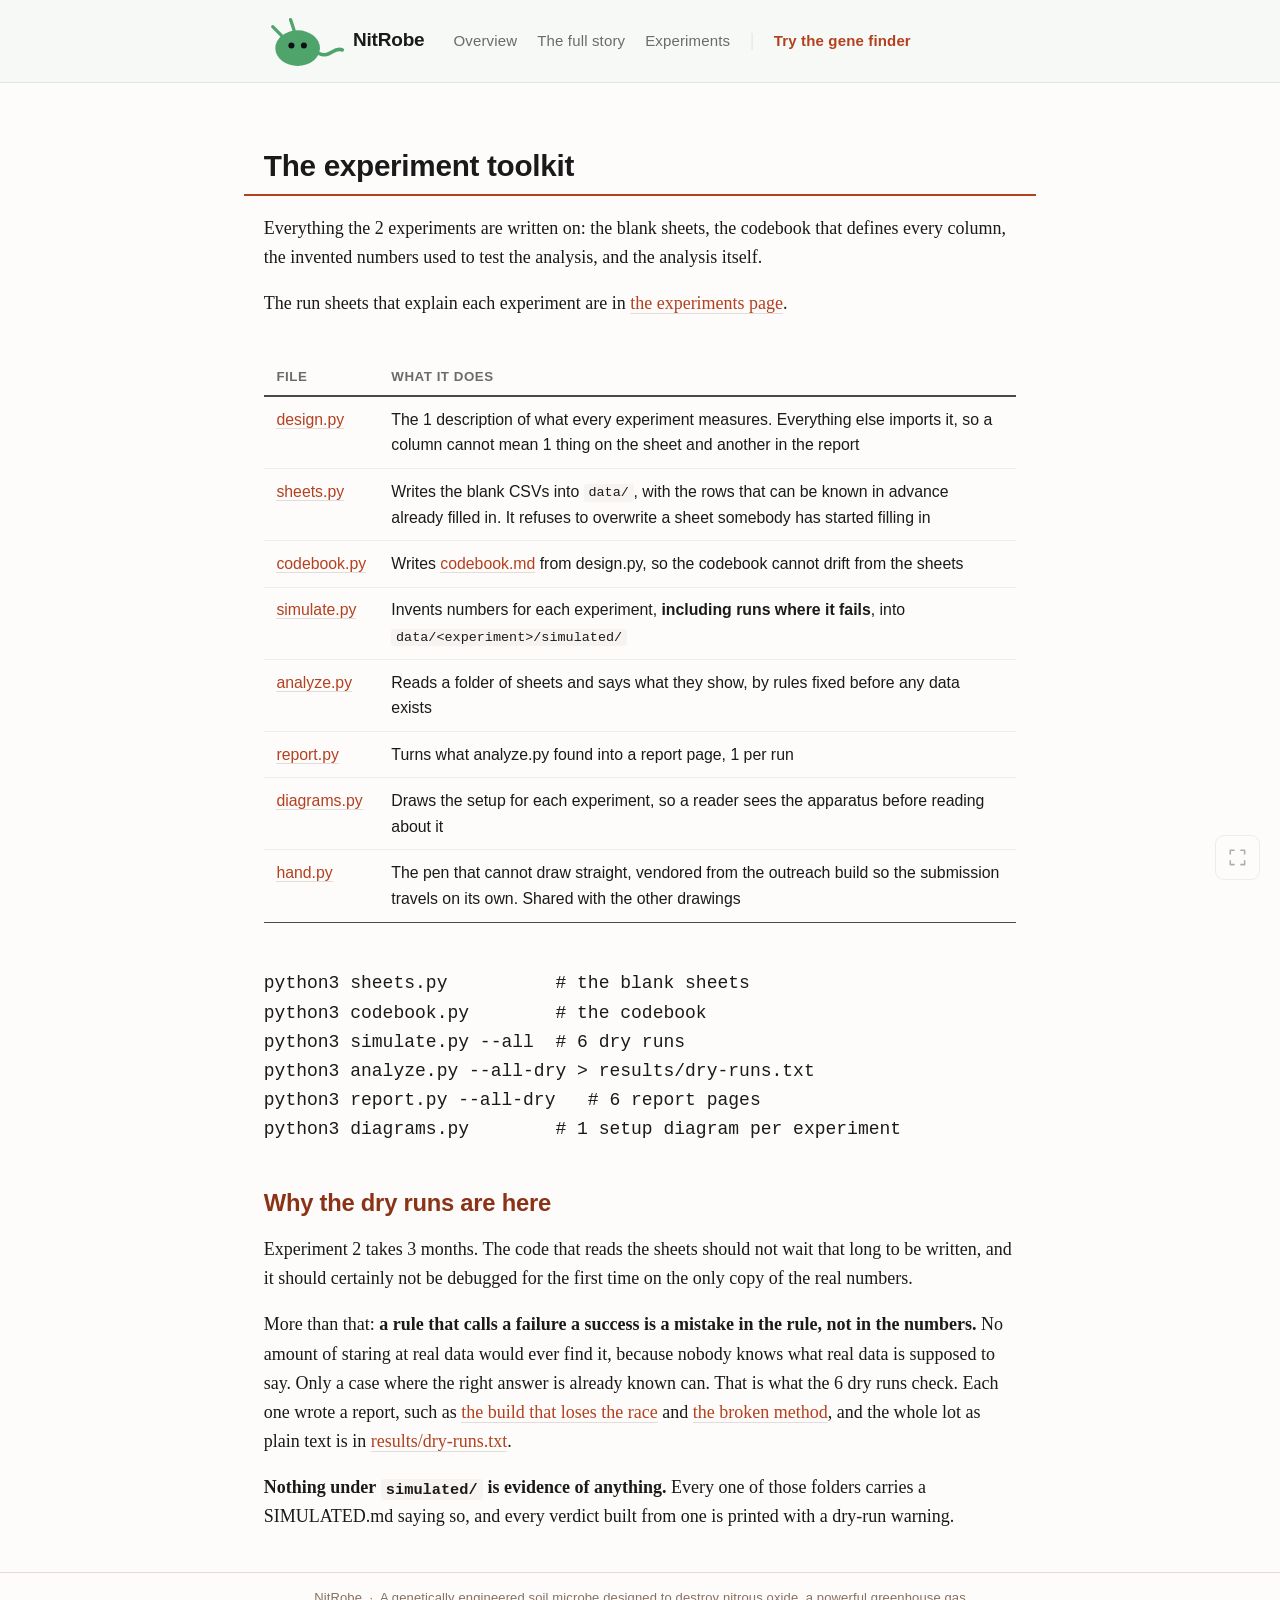
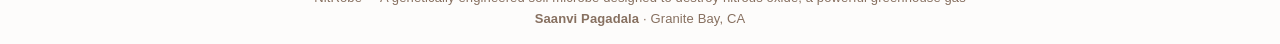
<file: experiments/toolkit.html>
<!doctype html>
<html lang="en"><head><meta charset="utf-8">
<meta name="viewport" content="width=device-width, initial-scale=1">
<title>The experiment toolkit</title>
<meta name="description" content="A soil microbe engineered to destroy nitrous oxide, the 3rd worst greenhouse gas. 70% of it comes off farm soil.">
<link rel="canonical" href="https://saanvipagadala.github.io/NitRobe/experiments/toolkit.html">
<meta property="og:type" content="website">
<meta property="og:site_name" content="NitRobe">
<meta property="og:title" content="NitRobe">
<meta property="og:description" content="A soil microbe engineered to destroy nitrous oxide, the 3rd worst greenhouse gas. 70% of it comes off farm soil.">
<meta property="og:url" content="https://saanvipagadala.github.io/NitRobe/experiments/toolkit.html">
<meta property="og:image" content="https://saanvipagadala.github.io/NitRobe/og-image.png">
<meta property="og:image:width" content="1200">
<meta property="og:image:height" content="630">
<meta property="og:image:alt" content="NitRobe, a soil microbe engineered to destroy a greenhouse gas">
<meta name="twitter:card" content="summary_large_image">
<meta name="twitter:title" content="NitRobe">
<meta name="twitter:description" content="A soil microbe engineered to destroy nitrous oxide, the 3rd worst greenhouse gas. 70% of it comes off farm soil.">
<meta name="twitter:image" content="https://saanvipagadala.github.io/NitRobe/og-image.png">
<meta name="theme-color" content="#4fa46c">
<link rel="icon" type="image/svg+xml" href="../nitrobe.svg">
<link rel="apple-touch-icon" href="../apple-touch-icon.png">
<link rel="stylesheet" href="../site.css">
<style>
  /* The bar across the top. The mark's own green at about 4% over the page:
     enough that the bar reads as its own surface when the text scrolls under
     it, not enough to compete with anything on the page. MarsWorm does the
     same thing with its rust. */
  :root { --bar: #f6f9f5; --bar-rule: #dde8dc; }
  body { background: var(--bg); }
  main { margin: 0; padding: 1.4rem 0 0; }
  /* The header, in the shape the public MarsWorm pages use: sticky, the mark
     on the left, and the page it is on underlined in the accent. The links
     stay centred, which is where this site has always had them. */
  h1 { margin-bottom: 1rem; }
  h2 { margin-top: 2.2rem; font-size: 1.32rem; }
  /* Anything a fragment can land on has to clear the sticky bar, or the
     thing being linked to sits behind it. The vendored stylesheet does
     this for headings; folds and figures need it too, and an h2 rule
     here would otherwise override the vendored one. */
  main [id], main details, main summary {
    scroll-margin-top: calc(var(--nav-h) + 1.4rem); }
  h3 { font-size: 1.1rem; }
  hr { border: 0; border-top: 1px solid var(--rule); margin: 2.4rem 0 0; }
  hr + h2 { margin-top: 1.9rem; }

  /* The link that hands a line of writing off to a longer page. Set the way
     the gene finder sets "See how it was built": the accent, no extra
     weight, a hairline of the accent under it, and the size of a note
     rather than of the prose around it. 0.8rem is 14.4px here, which is
     that 14.5px. */
  a.more { font-size: .8rem; font-weight: 400;
           border-bottom-color: rgba(179, 64, 31, .35); }
  a.more:hover { color: var(--ink);
                 border-bottom-color: rgba(26, 26, 26, .4); }

  .tablewrap { overflow-x: auto; }
  .tablewrap > table { width: 100%; margin: 1.2rem 0 1.6rem; }
  table { font-size: .88rem; }
  th { font-family: var(--sans); font-size: .74rem; letter-spacing: .04em;
       text-transform: uppercase; color: var(--ink-3); font-weight: 600; }

  /* The caveats. Every one of these is somewhere the project admits a limit,
     so they are set apart rather than buried in a paragraph. */
  blockquote { border-left: 3px solid var(--accent); padding: .1rem 0 .1rem 1.1rem;
               margin: 1.4rem 0; color: var(--ink); }
  blockquote h3 { margin: .3rem 0; font-size: 1.28rem; color: var(--accent-2);
                  border: 0; padding: 0; }

  /* The experiments index, matching labs.html on the public site. The title
     is a plain link, what the experiment involves sits under it in the same
     size, and the paperwork links keep to one line so the rows line up. */
  .labs td:first-child { white-space: nowrap; width: 1%; }
  .labs td:last-child { white-space: nowrap; }
  /* The paperwork links are a footnote to the row, not part of it, so they
     are set at the size the finder uses for the same kind of link. 0.8rem is
     14.4px here, which is that 14.5px. */
  .labs td:last-child { font-size: .8rem; }
  .labs td:last-child a { display: inline-block; }
  .labs td:last-child a + a { margin-left: .7rem; }
  .labs .ask { display: block; color: var(--ink-2); margin-top: .15rem; }

  img { max-width: 100%; height: auto; background: #fff;
        border: 1px solid var(--rule-2); border-radius: 3px; margin: 1rem 0; }
  /* The drawings, presented the way the public MarsWorm pages present
     theirs. They are transparent on purpose, so they take the colour of the
     page: a white box and a border behind one shows as a pale block. */
  .fig { margin: 2rem auto; }
  .fig img { display: block; max-width: 100%; height: auto; margin: 0 auto;
             background: none; border: 0; }
  .fig figcaption { margin: .6rem auto 0; max-width: 40rem; text-align: center;
                    font-family: var(--sans); font-size: .78rem;
                    line-height: 1.5; color: var(--ink-3); }
  /* A drawing squeezed into the text column is a picture of some writing
     rather than writing. So it keeps its size and the figure scrolls
     sideways, which is what the tables on this site already do. */
  /* A drawing is allowed past the text measure, because an experiment
     squeezed into 44rem stops being readable. */
  /* Only once the window itself is narrower than the drawing does the figure
     scroll instead of shrinking past the point of being read, which is what
     the tables on this site already do. */
  @media (max-width: 62rem) {
    .fig.wide { overflow-x: auto; }
    .fig.wide img { min-width: 900px; }
  }
  /* The caption lives inside the box that scrolls, so centring it on a narrow
     screen would centre it against the drawing's full width and push it out
     of sight. Pinned to the left of the scrollport, it stays visible. */
  @media (max-width: 62rem) {
    .fig.wide figcaption { position: sticky; left: 0;
                           width: min(40rem, 92vw); margin: .6rem 0 0; }
  }
  small { color: var(--ink-3); }

  /* The folds. site.css styles these under .page, which this site does not
     use, so the same look is set out here: a quiet offer with a rule down its
     left side and a triangle that turns when it opens. */
  main > details { margin: .5rem auto 1.1rem;
                   border-left: 2px solid var(--rule); padding-top: .1rem; }
  main > details > summary { cursor: pointer; list-style: none;
                             font-family: var(--sans); font-size: .92rem;
                             font-weight: 600; color: var(--ink-2);
                             padding: .35rem 0 .35rem 1.2rem;
                             margin-left: -1.2rem; }
  main > details > summary::-webkit-details-marker { display: none; }
  main > details > summary::before { content: "▸"; display: inline-block;
                                     width: 1rem; color: var(--accent);
                                     transition: transform .15s; }
  main > details[open] > summary::before { transform: rotate(90deg); }
  main > details > summary:hover { color: var(--accent); }

  /* An open fold is an answer being read, and the page around it is a list of
     questions being scanned. So it stops looking like the list: it sits on
     its own tint, its rule turns the accent colour, and the type comes up a
     touch with more air between the lines. */
  main > details[open] { background: var(--bg-2);
                         border-left-color: var(--accent);
                         border-radius: 0 3px 3px 0;
                         margin-bottom: 1.6rem; padding-bottom: .4rem; }
  main > details[open] > summary { color: var(--ink);
                                   border-bottom: 1px solid var(--rule);
                                   margin-bottom: .5rem; }
  main > details[open] > *:not(summary) { font-size: 1.02rem;
                                          line-height: 1.72; }
  /* The padding on the fold's own children replaces what main > * gives to
     everything else, so text inside a fold lines up with text outside it. */
  main > details > *:not(summary) { padding-left: 1.2rem; }
  main > details[open] > *:not(summary) { padding-right: 1.2rem; }
  /* A call-out inside an open fold. Outside a fold it stands out by sitting
     on a tint; inside one the fold is already tinted, so the tint would
     vanish. It stands on the page's own background instead, which is the
     lighter of the 2, and keeps its accent rule. */
  main > details[open] blockquote { background: var(--bg);
                                    border-left-width: 3px;
                                    border-radius: 0 3px 3px 0;
                                    padding: .55rem 1rem .55rem 1.1rem;
                                    margin: 1.2rem 0; }

  /* Last, on purpose. Main spans the window and every child is held to the
     text measure, which is what lets a drawing sit wider than the text
     without a scrollbar. It comes after the rules above because several of
     them set a side margin of 0, and a rule or a quote pushed to the window
     edge is what that looked like. */
  main > * { max-width: var(--col); margin-left: auto; margin-right: auto;
             padding-left: clamp(1rem, 5vw, 1.1rem);
             padding-right: clamp(1rem, 5vw, 1.1rem); }
  /* A plain figure keeps to the text column. Only a wide one is
     allowed past it, which is how the public pages split them. */
  /* The footer is 2 short lines, so it is set as 2 short lines: half the gap
     above it, tighter padding, and the 2 lines closer together than ordinary
     paragraphs. The fullscreen button keeps the corner it has on the public
     pages, 1.1rem in from the edges. */
  .foot { margin-top: 2.2rem; padding-top: .9rem; padding-bottom: .9rem; }
  .foot p { margin-bottom: .15rem; }
  .foot .who { margin-bottom: 0; }

  main > figure { max-width: var(--col); }
  main > figure.wide { max-width: 62rem; }
  main > .tablewrap { max-width: var(--col); }
  /* site.css holds the hero to 40rem, and on the public pages a
     class-level rule widens it back to the column. Same here, or
     the portrait sits indented from the heading above it. */
  main > .hero { max-width: var(--col); }
</style></head><body>
<!-- The bar across the top of every page, and the footer under it.

     This is 1 file because the site is built 2 different ways. The writing is
     markdown run through pandoc; the gene finder is a standalone page built by
     work/dna_model/export_browser.py and copied in whole. Those 2 used to
     carry their own copies of the bar, and the copies drifted: different
     widths, different text sizes, a bar that slid sideways on a page with 1
     more link in it.

     Everything here is in pixels on purpose. site.css sets html to 18px and
     the finder runs at 16px, so the same rem value means 2 different sizes.
     Pixels are the only units that mean the same thing on both.

     build_site.py reads this file, fills in the 2 placeholders below, and
     puts it on both kinds of page. The placeholder names are deliberately not
     repeated in this comment: the fill-in is a plain string replace, so a
     placeholder written here would be replaced here too, and a bar full of
     links would end up inside an HTML comment. -->
<style>
.sitebar { position: sticky; top: 0; z-index: 50;
  background: #f6f9f5; border-bottom: 1px solid #dde8dc; }
/* The same width as the text column, and the same padding, so the mark starts
   exactly where the writing starts. Sized by the column rather than by its own
   contents, or the whole group shifts when a page has an extra link. */
.sitebar .inner { display: flex; align-items: center; gap: 11px 29px;
  width: 792px; max-width: 100%; margin: 0 auto;
  padding: 11px clamp(18px, 5vw, 0px); }
.sitebar .brand { display: flex; align-items: center; gap: 9px;
  color: #1a1a1a; text-decoration: none; border: 0; }
.sitebar .brand img { width: 82px; height: 60px; background: none; border: 0;
  margin: 0; }
.sitebar .brand b { font-family: "Helvetica Neue", Helvetica, Arial, sans-serif;
  font-size: 19px; line-height: 1.15; letter-spacing: -.01em; }
.sitebar .links { display: flex; flex-wrap: wrap; gap: 6px 20px; }
.sitebar .links a { font-family: "Helvetica Neue", Helvetica, Arial, sans-serif;
  font-size: 15px; letter-spacing: .01em; color: #6b6b6b;
  text-decoration: none; border: 0; padding: 3px 0; white-space: nowrap; }
.sitebar .links a:hover { color: #b3401f; }
.sitebar .links .sep { color: #e2ddd9; user-select: none; }
.sitebar .links a.tool { color: #b3401f; font-weight: 600; }
.sitebar .links a.here { color: #1a1a1a; font-weight: 600;
  border-bottom: 2px solid #b3401f; }
@media (max-width: 830px) { .sitebar .brand img { width: 44px; height: 29px; } }

/* The same numbers the MarsWorm site uses: 0.9rem of padding top and bottom
   rather than 1.4 and 3, and the 2 lines close together. The old values left
   a hand's width of nothing under the writing. */
.sitefoot { margin-top: 40px; padding: 16px clamp(18px, 5vw, 54px);
  border-top: 1px solid #e6dbd4; text-align: center; }
.sitefoot p { font-family: "Helvetica Neue", Helvetica, Arial, sans-serif;
  margin: 0 auto 3px; font-size: 13px; color: #877060; letter-spacing: .01em;
  line-height: 1.4; }
.sitefoot p:last-child { margin-bottom: 0; }
.sitefoot b { color: #877060; font-weight: 700; }
</style>
<nav class="sitebar"><div class="inner">
<a class="brand" href="../index.html"><img src="../nitrobe.svg" alt="">
<span class="wordmark"><b>NitRobe</b></span></a>
<div class="links"><a class="" href="../index.html">Overview</a><a class="" href="../end-to-end.html">The full story</a><a class="" href="../experiments/index.html">Experiments</a><span class="sep" aria-hidden="true">|</span><a class="tool" href="../finder/index.html">Try the gene finder</a></div></div></nav>

<main class="">
<h1 id="the-experiment-toolkit">The experiment toolkit</h1>
<p>Everything the 2 experiments are written on: the blank sheets, the
codebook that defines every column, the invented numbers used to test
the analysis, and the analysis itself.</p>
<p>The run sheets that explain each experiment are in <a
href="../experiments/index.html">the experiments page</a>.</p>
<div class="tablewrap"><table>
<thead>
<tr>
<th>File</th>
<th>What it does</th>
</tr>
</thead>
<tbody>
<tr>
<td><a href="../work/experiments/design.py">design.py</a></td>
<td>The 1 description of what every experiment measures. Everything else
imports it, so a column cannot mean 1 thing on the sheet and another in
the report</td>
</tr>
<tr>
<td><a href="../work/experiments/sheets.py">sheets.py</a></td>
<td>Writes the blank CSVs into <code>data/</code>, with the rows that
can be known in advance already filled in. It refuses to overwrite a
sheet somebody has started filling in</td>
</tr>
<tr>
<td><a href="../work/experiments/codebook.py">codebook.py</a></td>
<td>Writes <a href="codebook.html">codebook.md</a> from design.py, so the
codebook cannot drift from the sheets</td>
</tr>
<tr>
<td><a href="../work/experiments/simulate.py">simulate.py</a></td>
<td>Invents numbers for each experiment, <strong>including runs where it
fails</strong>, into
<code>data/&lt;experiment&gt;/simulated/</code></td>
</tr>
<tr>
<td><a href="../work/experiments/analyze.py">analyze.py</a></td>
<td>Reads a folder of sheets and says what they show, by rules fixed
before any data exists</td>
</tr>
<tr>
<td><a href="../work/experiments/report.py">report.py</a></td>
<td>Turns what analyze.py found into a report page, 1 per run</td>
</tr>
<tr>
<td><a href="../work/experiments/diagrams.py">diagrams.py</a></td>
<td>Draws the setup for each experiment, so a reader sees the apparatus
before reading about it</td>
</tr>
<tr>
<td><a href="../work/hand.py">hand.py</a></td>
<td>The pen that cannot draw straight, vendored from the outreach build
so the submission travels on its own. Shared with the other
drawings</td>
</tr>
</tbody>
</table></div>
<pre><code>python3 sheets.py          # the blank sheets
python3 codebook.py        # the codebook
python3 simulate.py --all  # 6 dry runs
python3 analyze.py --all-dry &gt; results/dry-runs.txt
python3 report.py --all-dry   # 6 report pages
python3 diagrams.py        # 1 setup diagram per experiment</code></pre>
<h2 id="why-the-dry-runs-are-here">Why the dry runs are here</h2>
<p>Experiment 2 takes 3 months. The code that reads the sheets should
not wait that long to be written, and it should certainly not be
debugged for the first time on the only copy of the real numbers.</p>
<p>More than that: <strong>a rule that calls a failure a success is a
mistake in the rule, not in the numbers.</strong> No amount of staring
at real data would ever find it, because nobody knows what real data is
supposed to say. Only a case where the right answer is already known
can. That is what the 6 dry runs check. Each one wrote a report, such as
<a href="../work/experiments/results/exp-2/build-lost-the-race/report.html">the build that
loses the race</a> and <a
href="../work/experiments/results/exp-1/method-broken/report.html">the broken method</a>,
and the whole lot as plain text is in <a
href="../work/experiments/results/dry-runs.txt">results/dry-runs.txt</a>.</p>
<p><strong>Nothing under <code>simulated/</code> is evidence of
anything.</strong> Every one of those folders carries a SIMULATED.md
saying so, and every verdict built from one is printed with a dry-run
warning.</p>

</main>
<!-- The 2 lines every page ends on. Styled by assets/sitebar.html, which
     every page that uses this also carries. -->
<footer class="sitefoot">
<p>NitRobe &nbsp;&middot;&nbsp; A genetically engineered soil microbe designed
to destroy nitrous oxide, a powerful greenhouse gas</p>
<p><b>Saanvi Pagadala</b> &middot; Granite Bay, CA</p>
</footer>

<script>
window.wireFolds = function () {
  var folds = document.querySelectorAll("details");

  // 1 fold open at a time. Opening any other one closes it, so the page
  // never grows into a wall of text while somebody is reading it.
  folds.forEach(function (d) {
    d.addEventListener("toggle", function () {
      if (!d.open) return;
      // Closing a fold higher up the page pulls everything below it upwards,
      // so the question somebody just clicked would jump away from the
      // cursor. Measure where it sits, close the others, then scroll by the
      // difference so it stays exactly where it was.
      var head = d.querySelector("summary");
      var before = head.getBoundingClientRect().top;
      folds.forEach(function (o) { if (o !== d) o.open = false; });
      var after = head.getBoundingClientRect().top;
      if (after !== before) scrollBy(0, after - before);
    });
  });

  // A link to a closed fold lands the reader on a 1 line summary and nothing
  // else, so a fold the address bar points at opens itself. Runs on arrival
  // and again on every jump, including the back button.
  function reveal() {
    var id = location.hash.slice(1);
    if (!id) return;
    var el = document.getElementById(id);
    while (el) {
      if (el.tagName === "DETAILS") el.open = true;
      el = el.parentElement;
    }
    var t = document.getElementById(id);
    if (t) t.scrollIntoView();
  }
  addEventListener("hashchange", reveal);
  reveal();
};
wireFolds();
</script>
<!-- The fullscreen button, and the router that keeps fullscreen across links.
     Started as a copy of outreach/build/fullscreen.html so this submission
     travels on its own, and the router has since been rewritten: this site
     has pages of 2 different shapes, the writing and the gene finder, so the
     router swaps whole pages rather than 3 named parts. -->

<!-- Fullscreen, the way a video player offers it: a quiet corner button that
     gets the browser's own furniture out of the way for reading. Written by
     script rather than sitting in the markup, because a browser that cannot
     do it should not be offered it. Desktop only: an iPhone has no fullscreen
     for a page, and on a tablet the button would sit under a thumb. -->
<script>
(function () {
  var root = document.documentElement;
  if (!(root.requestFullscreen || root.webkitRequestFullscreen)) return;
  if ('ontouchstart' in window) return;
  // Every page carries this file, so a swapped-in page runs it again. The
  // button and its listeners are already here; nothing to do.
  if (window.__fsButton) return;
  window.__fsButton = true;

  var EXPAND = '<path d="M3 8V3h5M17 3h5v5M22 17v5h-5M8 22H3v-5"/>';
  var SHRINK = '<path d="M8 3v5H3M22 8h-5V3M17 22v-5h5M3 17h5v5"/>';

  var btn = document.createElement('button');
  btn.className = 'fs';
  btn.type = 'button';
  document.body.appendChild(btn);

  function on() {
    return !!(document.fullscreenElement || document.webkitFullscreenElement);
  }
  function paint() {
    var label = on() ? 'Leave fullscreen' : 'Read fullscreen';
    btn.setAttribute('aria-label', label);
    btn.title = label + '  (F)';
    btn.innerHTML = '<svg viewBox="0 0 25 25" aria-hidden="true">' +
                    (on() ? SHRINK : EXPAND) + '</svg>';
  }
  function toggle() {
    if (on()) {
      (document.exitFullscreen || document.webkitExitFullscreen).call(document);
    } else {
      (root.requestFullscreen || root.webkitRequestFullscreen).call(root);
    }
  }

  btn.addEventListener('click', toggle);
  document.addEventListener('fullscreenchange', paint);
  document.addEventListener('webkitfullscreenchange', paint);
  // The same shortcut a video player uses, but never while something is being
  // typed into, and never on top of a browser shortcut.
  addEventListener('keydown', function (e) {
    if (e.key !== 'f' && e.key !== 'F') return;
    if (e.metaKey || e.ctrlKey || e.altKey) return;
    var t = e.target;
    if (t && (t.isContentEditable ||
              /^(INPUT|TEXTAREA|SELECT)$/.test(t.tagName))) return;
    e.preventDefault();
    toggle();
  });
  paint();
})();
</script>

<!-- Fullscreen belongs to a document, so following an ordinary link drops out
     of it, and the new page cannot ask to go back in: a browser only grants
     fullscreen on a click, and a fresh document has no click behind it.

     So while fullscreen is on, and only then, a click on a link to another
     page of this site fetches that page and puts it in place of this one
     rather than navigating. The document never changes, so fullscreen never
     ends. Outside fullscreen nothing here runs at all and every link is an
     ordinary link, which is what keeps this plain static HTML for anyone
     reading it normally, and what makes the failure of any of it harmless.

     What gets swapped is the whole body, not a list of named parts. The
     writing pages and the gene finder are built by 2 different programs and
     share no layout, and the finder is a working app: it needs its own
     stylesheet, its own scripts and its own startup, not just its markup.
     Swapping everything is the only thing that covers both. -->
<script>
(function () {
  if (window.__fsRouter) return;            // a swapped-in page ran this again
  window.__fsRouter = true;

  // The bar across the top, under either of the names the 2 builds give it.
  var NAV = '.sitebar, .topbar, .nav';
  // The head is only ever asked for what styles a page and what marks it.
  // The icon is in here because the pages sit at different depths and each
  // one points at the mark its own way; left alone it asks for a file that
  // is not there.
  var SKIN = 'link[rel="stylesheet"], link[rel="icon"], style';
  // Scripts already fetched once. The finder's model is megabytes; walking
  // back into it should not download it a second time.
  var fetched = {};
  [].forEach.call(document.scripts, function (s) {
    if (s.src) fetched[s.src] = true;
  });

  function full() {
    return !!(document.fullscreenElement || document.webkitFullscreenElement);
  }

  // One script from the incoming page, put into this one so it runs. An
  // inline script is wrapped in a function so that running the same page
  // twice does not redeclare its variables; anything a page means to share
  // between its scripts it hangs on window, which still works.
  function run(src, text) {
    return new Promise(function (done) {
      if (src) {
        if (fetched[src]) return done();
        fetched[src] = true;
      }
      var s = document.createElement('script');
      if (src) {
        s.src = src;
        s.async = false;
        s.onload = s.onerror = done;
      } else {
        s.textContent = '(function(){' + text + '\n})();';
      }
      document.body.appendChild(s);
      if (!src) done();
    });
  }

  function settle(hash) {
    // The bar's height and the landing on a #section are both worked out on
    // load; a swapped-in page has to have them worked out again.
    var nav = document.querySelector(NAV);
    if (nav) {
      document.documentElement.style.setProperty(
        '--nav-h', nav.getBoundingClientRect().height + 'px');
    }
    var el = hash && document.getElementById(decodeURIComponent(hash.slice(1)));
    // Nothing animates: the stylesheet asks for no smooth scrolling, so these
    // arrive at once rather than gliding and being interrupted.
    if (el) el.scrollIntoView(true);
    else scrollTo(0, 0);
  }

  // A parsed page is not attached to anything, so its hrefs resolve against
  // the page that parsed it rather than against the page they came from.
  // Every address out of one is worked out by hand, against where it lives.
  function at(node, attr, url) {
    var v = node.getAttribute(attr);
    return v === null ? null : new URL(v, url).href;
  }

  function skin(doc, url) {
    // What styles a page is swapped like everything else, because the finder
    // carries its own sizes and the writing pages carry theirs. A stylesheet
    // both pages want is left alone rather than removed and re-added, which
    // would flash the page unstyled.
    var want = {}, have = {};
    [].forEach.call(doc.head.querySelectorAll(SKIN), function (n) {
      want[n.tagName === 'LINK' ? at(n, 'href', url) : n.textContent] = n;
    });
    [].forEach.call(document.head.querySelectorAll(SKIN), function (n) {
      var k = n.tagName === 'LINK' ? n.href : n.textContent;
      if (!want[k]) return n.remove();
      have[k] = true;
      if (n.tagName === 'LINK') n.setAttribute('href', k);
    });
    Object.keys(want).forEach(function (k) {
      if (have[k]) return;
      var n = document.importNode(want[k], true);
      // Written out in full. A stylesheet or an icon named the short way
      // means a different file on a page 1 folder down, and this one is
      // outliving the page it came from.
      if (n.tagName === 'LINK') n.setAttribute('href', k);
      document.head.appendChild(n);
    });
  }

  function swap(url, push) {
    return fetch(url.href).then(function (r) {
      if (!r.ok) throw 0;
      return r.text();
    }).then(function (text) {
      var doc = new DOMParser().parseFromString(text, 'text/html');
      if (!doc.body) throw 0;
      // The URL is changed first: every relative href and src in the incoming
      // markup is resolved against it, and the pages sit at different depths.
      if (push) history.pushState({}, '', url.href);
      skin(doc, url);
      document.title = doc.title;
      document.body.className = doc.body.className;

      // The scripts are held back and run afterwards, in order, against the
      // finished markup; the rest goes in as it is. The button is this
      // document's own and outlives the page under it.
      var scripts = [];
      var body = document.createDocumentFragment();
      [].forEach.call(doc.body.childNodes, function (n) {
        if (n.tagName === 'SCRIPT')
          scripts.push([at(n, 'src', url), n.textContent]);
        else body.appendChild(document.importNode(n, true));
      });
      var btn = document.querySelector('button.fs');
      document.body.textContent = '';
      document.body.appendChild(body);
      if (btn) document.body.appendChild(btn);

      return scripts.reduce(function (chain, s) {
        return chain.then(function () { return run(s[0], s[1]); });
      }, Promise.resolve()).then(function () { settle(url.hash); });
    }).catch(function () {
      location.href = url.href;              // give up quietly, navigate
    });
  }

  addEventListener('click', function (e) {
    if (!full() || e.defaultPrevented) return;
    if (e.metaKey || e.ctrlKey || e.shiftKey || e.altKey || e.button) return;
    var a = e.target.closest && e.target.closest('a');
    if (!a || a.target || a.hasAttribute('download')) return;
    var url = new URL(a.href, location.href);
    if (url.origin !== location.origin) return;
    // Only pages. A .csv or an image is a download or a viewer, and neither
    // is something to paste into this one.
    if (!/\.html$/.test(url.pathname)) return;
    // A link to the page already open. With a #section the browser just
    // scrolls, which is fine. Without one, as on the mark in the bar, it
    // reloads the page, and a reload is a new document: fullscreen ends.
    // So that one is done here instead, by going back to the top.
    if (url.pathname === location.pathname && url.search === location.search) {
      if (url.hash) return;
      e.preventDefault();
      if (location.hash) history.pushState({}, '', url.href);
      scrollTo(0, 0);
      return;
    }
    e.preventDefault();
    swap(url, true);
  });

  addEventListener('popstate', function () {
    if (full()) swap(new URL(location.href), false);
  });
})();
</script>

</body></html>
</file>
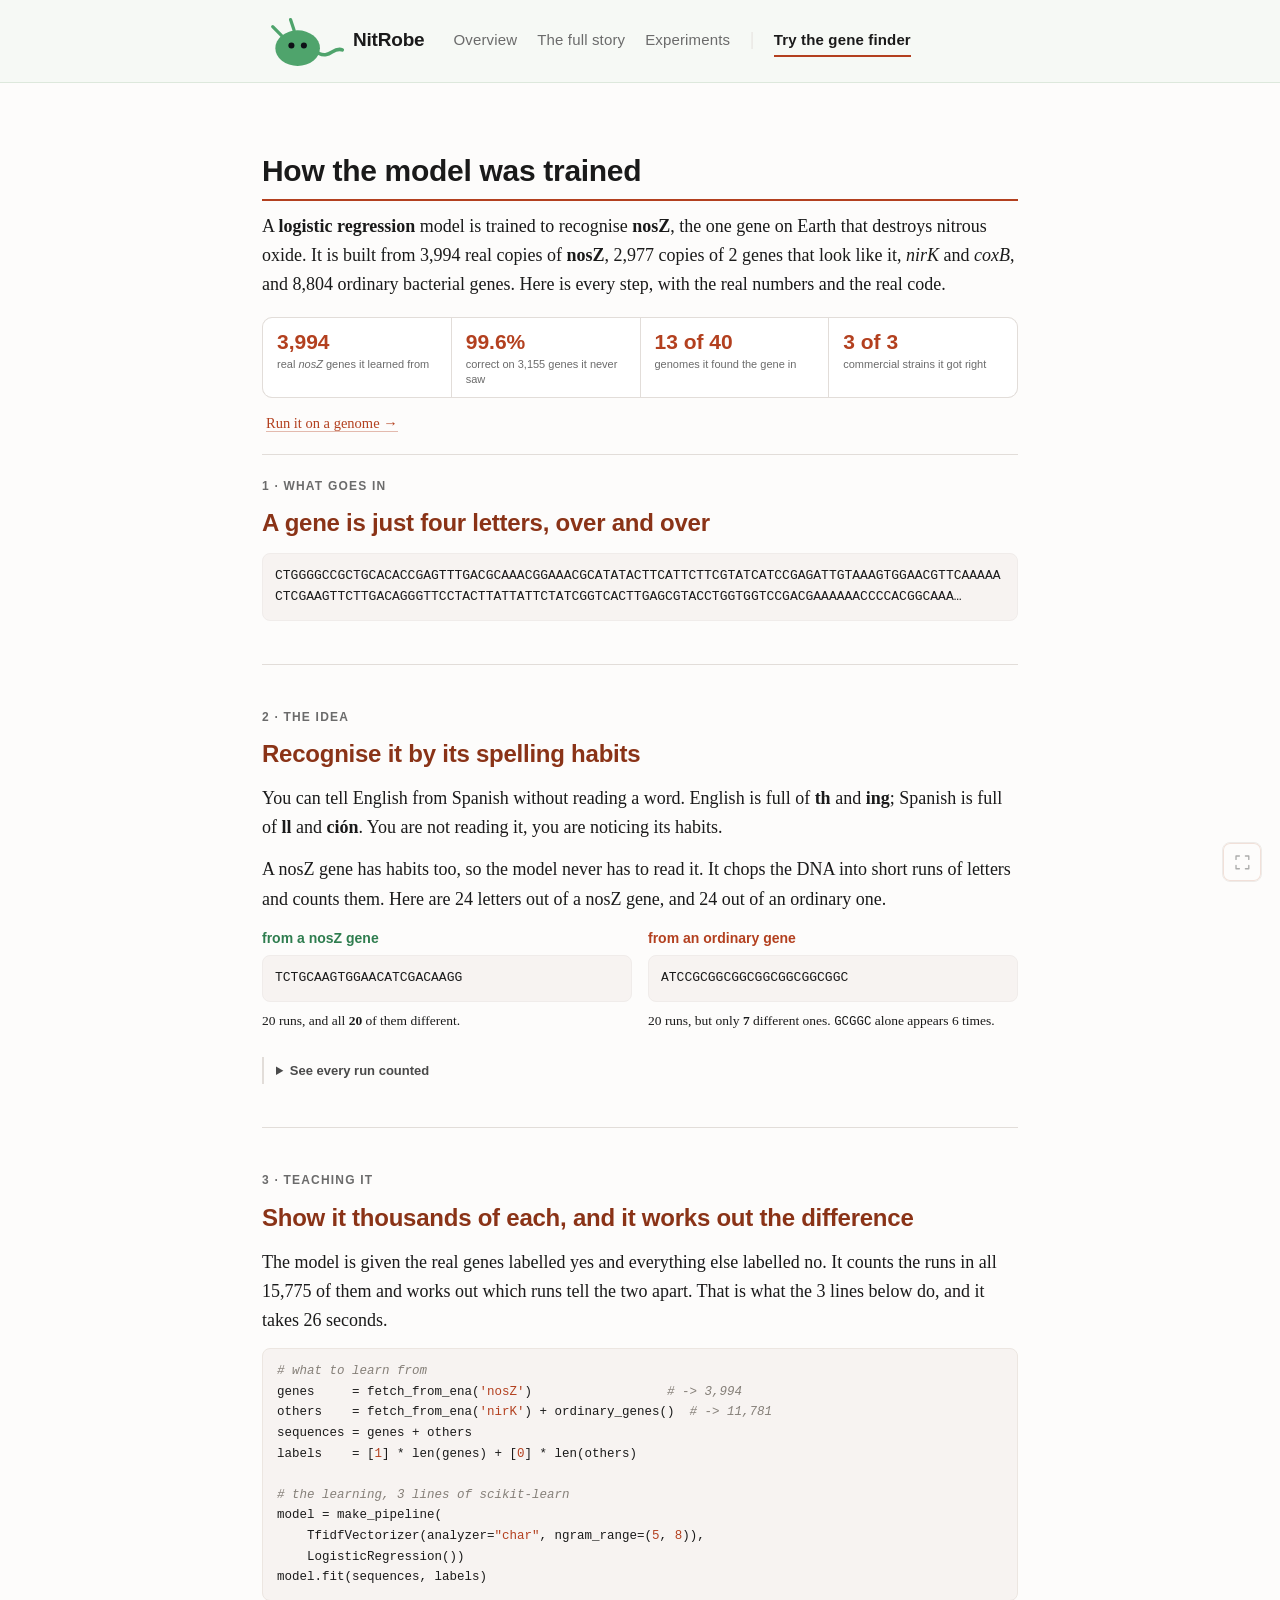
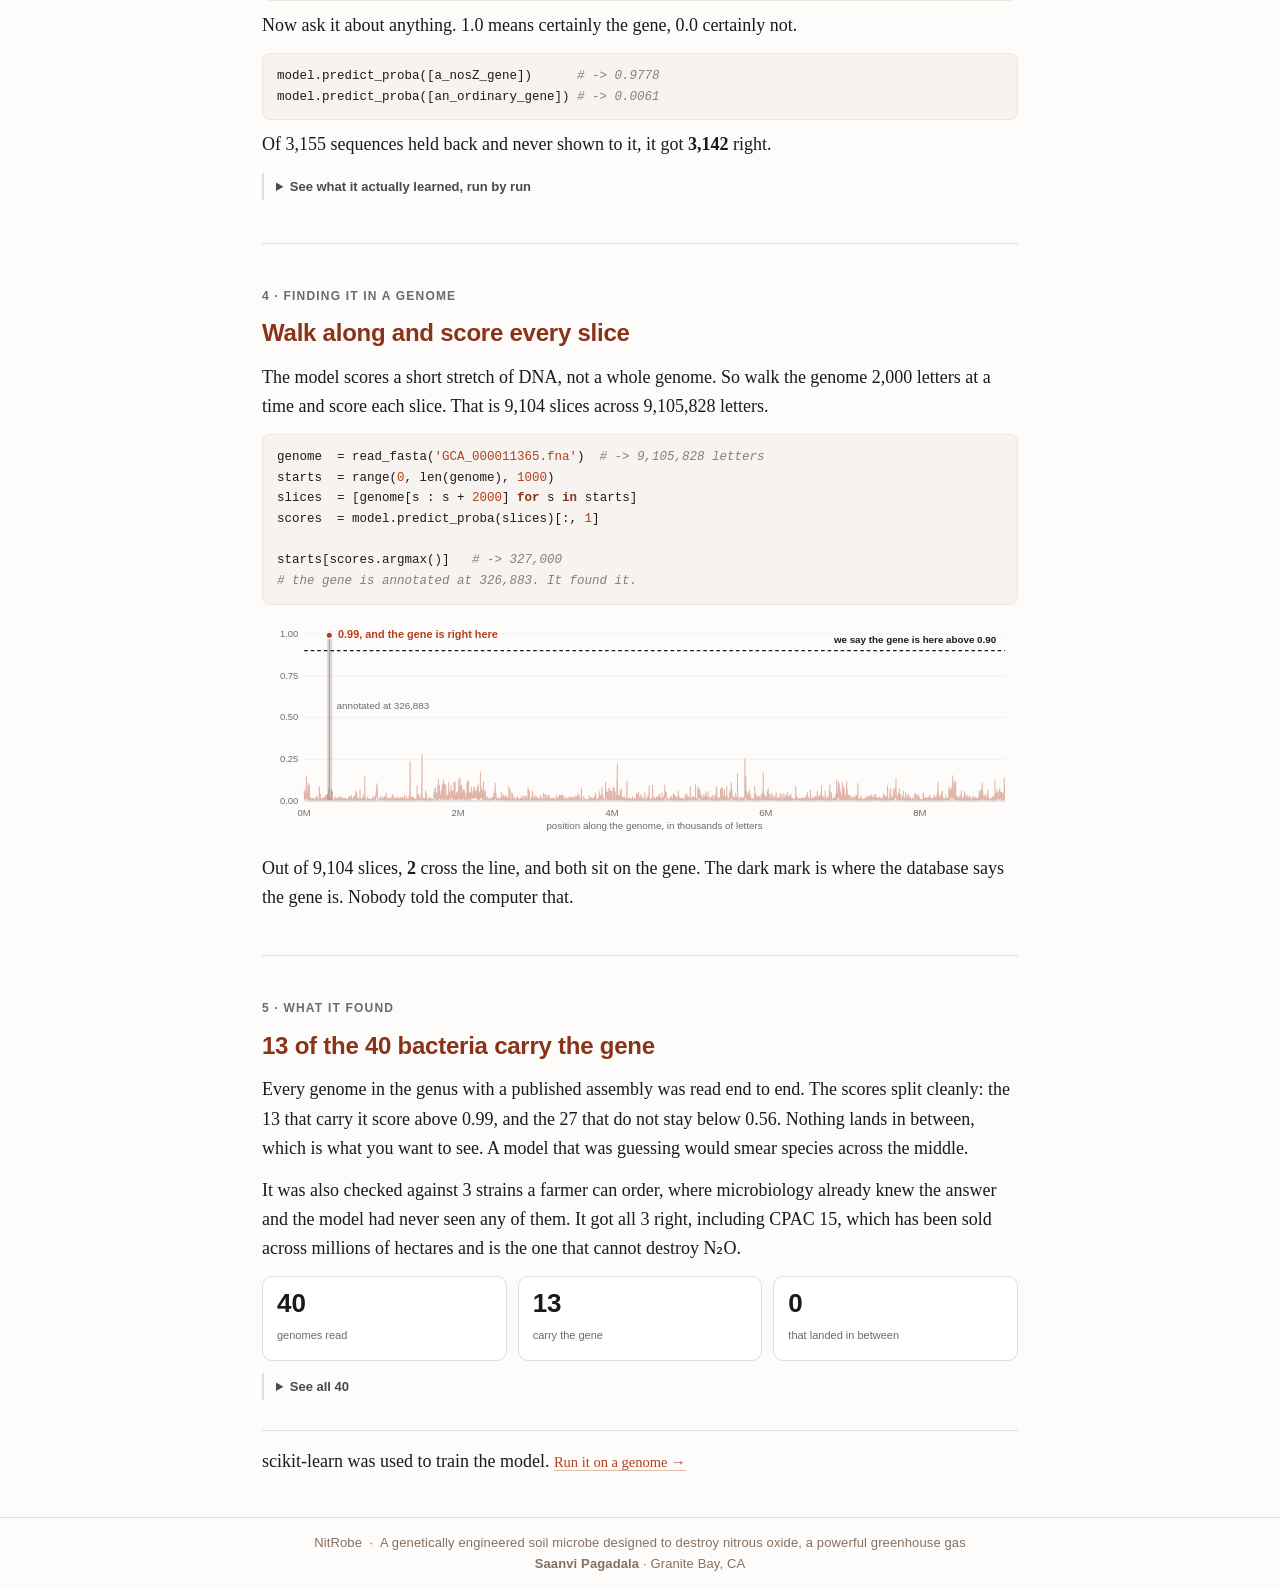
<file: finder/how.html>
<!doctype html>
<html lang="en"><head><meta charset="utf-8">
<meta name="viewport" content="width=device-width, initial-scale=1">
<title>Inside the gene finder</title>
<style>
:root{--ink:#1a1a1a;--ink-2:#4a4a4a;--ink-3:#6b6b6b;--bg:#fdfcfb;--bg-2:#f7f3f1;
 --card:#fff;--rule:#e2ddd9;--rule-2:#f0ecea;--green:#2f7d4f;--green-soft:#e6f1ea;
 --rust:#b3401f;--rust-soft:#f7e7e1;
 --sans:"Helvetica Neue",Helvetica,Arial,sans-serif;
 --serif:"Charter","Georgia","Times New Roman",serif;
 --mono:ui-monospace,"SF Mono",Menlo,Consolas,monospace;color-scheme:light}
*{box-sizing:border-box}
body{margin:0;background:var(--bg);color:var(--ink);font-family:var(--serif);
 font-size:16px;line-height:1.56}
.wrap{max-width:1100px;margin:0 auto;padding:0 20px 60px}
h1,h2,h3,.ui{font-family:var(--sans)}
header{border-bottom:1px solid var(--rule);padding:30px 0 18px;margin-bottom:22px}
.eyebrow{font-size:11px;letter-spacing:.14em;text-transform:uppercase;
 color:var(--green);font-weight:700;font-family:var(--sans)}
h1{font-size:clamp(32px,5vw,44px);font-weight:800;letter-spacing:-.03em;
 margin:6px 0 10px;line-height:1.05}
header p.lede{margin:0;color:var(--ink);max-width:64ch;font-size:18px;
 line-height:1.5}
header p.sub{margin:14px 0 0;font-size:14.5px}
header p.sub a{color:var(--green);font-weight:600;text-decoration:none;
 border-bottom:1px solid currentColor}
header p.sub a:hover{color:var(--ink)}
.creds{display:grid;grid-template-columns:repeat(auto-fit,minmax(170px,1fr));
 gap:1px;background:var(--rule);border:1px solid var(--rule);border-radius:10px;
 overflow:hidden;margin:18px 0 0}
.creds div{background:var(--card);padding:11px 14px}
.creds b{display:block;font-family:var(--sans);font-size:21px;font-weight:700;
 line-height:1.2;font-variant-numeric:tabular-nums;color:var(--green)}
.creds span{font-family:var(--sans);font-size:11px;color:var(--ink-3);
 line-height:1.35;display:block;margin-top:2px}
.tiles{display:grid;grid-template-columns:repeat(auto-fit,minmax(140px,1fr));
 gap:11px;margin:18px 0 26px}
.tile{background:var(--card);border:1px solid var(--rule);border-radius:10px;padding:12px 14px}
.tile b{display:block;font-family:var(--sans);font-size:26px;font-weight:700;
 line-height:1.15;font-variant-numeric:tabular-nums}
.tile span{font-family:var(--sans);font-size:11px;color:var(--ink-3)}
.tile.hit b{color:var(--green)}
.panel{background:var(--card);border:1px solid var(--rule);border-radius:12px;
 padding:18px;margin-bottom:16px}
.step{display:inline-block;font-family:var(--sans);font-size:10.5px;font-weight:700;
 letter-spacing:.09em;text-transform:uppercase;color:var(--green);
 background:var(--green-soft);padding:3px 9px;border-radius:999px;margin-bottom:9px}
h2{font-size:18px;font-weight:700;margin:0 0 5px}
.note{margin:0 0 13px;color:var(--ink-3);font-size:14px;max-width:72ch}
.dna{font-family:var(--mono);font-size:12.5px;line-height:1.75;letter-spacing:.06em;
 word-break:break-all;background:var(--bg-2);border:1px solid var(--rule-2);
 border-radius:8px;padding:12px;max-height:150px;overflow-y:auto}
.slide{font-family:var(--mono);font-size:13px;line-height:1.6;white-space:pre;
 background:var(--bg-2);border:1px solid var(--rule-2);border-radius:8px;
 padding:12px;overflow-x:auto}
.slide b{background:#f4ddd4;border-radius:2px}
table{border-collapse:collapse;width:100%;font-size:13.5px}
th,td{text-align:left;padding:7px 10px;border-bottom:1px solid var(--rule-2)}
th{font-family:var(--sans);font-size:10.5px;letter-spacing:.07em;text-transform:uppercase;
 color:var(--ink-3);font-weight:700}
td.num{font-variant-numeric:tabular-nums;white-space:nowrap;text-align:right}
td.rn{font-variant-numeric:tabular-nums;color:var(--ink-3);text-align:right;
 width:1%;white-space:nowrap;padding-right:14px}
td.run{font-family:var(--mono)}
.two{display:grid;grid-template-columns:1fr 1fr;gap:16px}
@media(max-width:780px){.two{grid-template-columns:1fr}}
.pos td.num{color:var(--green);font-weight:700}
.neg td.num{color:var(--rust);font-weight:700}
.sum{font-family:var(--mono);font-size:13px;background:var(--bg-2);
 border-radius:8px;padding:11px 13px;margin-top:10px}
.big{font-family:var(--sans);font-size:30px;font-weight:700;
 font-variant-numeric:tabular-nums;line-height:1}
.tablewrap{overflow-x:auto}
.good{color:var(--green);font-weight:700}
.bad{color:var(--rust);font-weight:700}
footer{margin-top:30px;padding-top:16px;border-top:1px solid var(--rule);
 font-family:var(--sans);font-size:12px;color:var(--ink-3)}
code{font-family:var(--mono);font-size:.92em}
/* Fullscreen, the way a video player offers it: a quiet corner button that
   gets the browser's own furniture out of the way for reading. Same shape and
   placement as every other page in this project. */
.fs{position:fixed;right:1.1rem;bottom:1.1rem;z-index:20;
 width:2.5rem;height:2.5rem;padding:0;display:flex;align-items:center;
 justify-content:center;background:var(--bg);color:var(--ink-3);
 border:1px solid var(--rule);border-radius:.5rem;cursor:pointer;opacity:.55;
 transition:opacity .15s,color .15s,border-color .15s}
.fs svg{width:1.05rem;height:1.05rem;fill:none;stroke:currentColor;
 stroke-width:2;stroke-linecap:round;stroke-linejoin:round}
.fs:hover{opacity:1;color:var(--green);border-color:var(--green)}
.fs:focus-visible{opacity:1;outline:2px solid var(--green);outline-offset:2px}
@media print{.fs{display:none}}
.code{font-family:var(--mono);font-size:12.5px;line-height:1.65;white-space:pre;
 background:#1f2420;color:#e8ede9;border-radius:8px;padding:12px 14px;
 overflow-x:auto;margin:10px 0}
.code .c{color:#8fae9b}
.code .k{color:#7fc8a9}
.code .o{color:#e0b55c}
.story{background:var(--green-soft);border-radius:12px;padding:18px 20px;
 margin-bottom:18px}
.story h2{margin:0 0 8px}
.story p{margin:0 0 9px;font-size:16.5px;line-height:1.6}
.story p:last-child{margin:0}
details{margin-top:12px;border-left:2px solid var(--rule);padding-left:12px}
summary{cursor:pointer;font-family:var(--sans);font-size:13px;font-weight:700;
 color:var(--ink-2);padding:3px 0}
summary:hover{color:var(--green)}
</style></head><body><!-- The bar across the top of every page, and the footer under it.

     This is 1 file because the site is built 2 different ways. The writing is
     markdown run through pandoc; the gene finder is a standalone page built by
     work/dna_model/export_browser.py and copied in whole. Those 2 used to
     carry their own copies of the bar, and the copies drifted: different
     widths, different text sizes, a bar that slid sideways on a page with 1
     more link in it.

     Everything here is in pixels on purpose. site.css sets html to 18px and
     the finder runs at 16px, so the same rem value means 2 different sizes.
     Pixels are the only units that mean the same thing on both.

     build_site.py reads this file, fills in the 2 placeholders below, and
     puts it on both kinds of page. The placeholder names are deliberately not
     repeated in this comment: the fill-in is a plain string replace, so a
     placeholder written here would be replaced here too, and a bar full of
     links would end up inside an HTML comment. -->
<style>
.sitebar { position: sticky; top: 0; z-index: 50;
  background: #f6f9f5; border-bottom: 1px solid #dde8dc; }
/* The same width as the text column, and the same padding, so the mark starts
   exactly where the writing starts. Sized by the column rather than by its own
   contents, or the whole group shifts when a page has an extra link. */
.sitebar .inner { display: flex; align-items: center; gap: 11px 29px;
  width: 792px; max-width: 100%; margin: 0 auto;
  padding: 11px clamp(18px, 5vw, 0px); }
.sitebar .brand { display: flex; align-items: center; gap: 9px;
  color: #1a1a1a; text-decoration: none; border: 0; }
.sitebar .brand img { width: 82px; height: 60px; background: none; border: 0;
  margin: 0; }
.sitebar .brand b { font-family: "Helvetica Neue", Helvetica, Arial, sans-serif;
  font-size: 19px; line-height: 1.15; letter-spacing: -.01em; }
.sitebar .links { display: flex; flex-wrap: wrap; gap: 6px 20px; }
.sitebar .links a { font-family: "Helvetica Neue", Helvetica, Arial, sans-serif;
  font-size: 15px; letter-spacing: .01em; color: #6b6b6b;
  text-decoration: none; border: 0; padding: 3px 0; white-space: nowrap; }
.sitebar .links a:hover { color: #b3401f; }
.sitebar .links .sep { color: #e2ddd9; user-select: none; }
.sitebar .links a.tool { color: #b3401f; font-weight: 600; }
.sitebar .links a.here { color: #1a1a1a; font-weight: 600;
  border-bottom: 2px solid #b3401f; }
@media (max-width: 830px) { .sitebar .brand img { width: 44px; height: 29px; } }

/* The same numbers the MarsWorm site uses: 0.9rem of padding top and bottom
   rather than 1.4 and 3, and the 2 lines close together. The old values left
   a hand's width of nothing under the writing. */
.sitefoot { margin-top: 40px; padding: 16px clamp(18px, 5vw, 54px);
  border-top: 1px solid #e6dbd4; text-align: center; }
.sitefoot p { font-family: "Helvetica Neue", Helvetica, Arial, sans-serif;
  margin: 0 auto 3px; font-size: 13px; color: #877060; letter-spacing: .01em;
  line-height: 1.4; }
.sitefoot p:last-child { margin-bottom: 0; }
.sitefoot b { color: #877060; font-weight: 700; }
</style>
<nav class="sitebar"><div class="inner">
<a class="brand" href="../index.html"><img src="../nitrobe.svg" alt="">
<span class="wordmark"><b>NitRobe</b></span></a>
<div class="links"><a class="" href="../index.html">Overview</a><a class="" href="../end-to-end.html">The full story</a><a class="" href="../experiments/index.html">Experiments</a><span class="sep" aria-hidden="true">|</span><a class="tool here" href="../finder/index.html">Try the gene finder</a></div></div></nav>
<!-- The gene finder and its how-it-was-trained page, brought into line with
     the rest of the site.

     Those 2 pages are built by work/dna_model/ and copied in whole, so they
     never pass through the page template and never load site.css. This file
     restates site.css's shapes for them. build_site.py puts it on both.

     Everything is in pixels. site.css sets html to 18px and these pages run
     at 16px, so the same rem value means 2 different sizes. These numbers are
     site.css's rem values multiplied out:
       h1 1.65rem -> 30px   h2 1.32rem -> 24px   h3 0.98rem -> 18px
       body 1rem  -> 18px   hr margin 2.4rem -> 43px -->
<style>
/* ---------- the column, matching .page in site.css ---------- */
.wrap { max-width: 792px; padding-left: clamp(18px, 5vw, 0px);
  padding-right: clamp(18px, 5vw, 0px); padding-bottom: 0; }

/* ---------- type, matching site.css ---------- */
body { font-size: 18px; line-height: 1.62; }
/* 62ch held the opening paragraph short of the column every other page
   fills, so the finder looked narrower than the site it sits in. */
/* how.html writes this one as "header p.lede", so the override has to carry
   the same weight or it loses on specificity rather than on order. */
p.lede, header p.lede { font-size: 18px; line-height: 1.62; max-width: none; }
h1 { font-family: "Helvetica Neue", Helvetica, Arial, sans-serif;
  font-size: 30px; line-height: 1.2; font-weight: 700; letter-spacing: -.01em;
  margin: 40px 0 11px; padding-bottom: 10px;
  border-bottom: 2px solid #b3401f; }
h2 { font-family: "Helvetica Neue", Helvetica, Arial, sans-serif;
  font-size: 24px; font-weight: 700; letter-spacing: -.01em; color: #8a3317;
  margin: 0 0 10px; }
h3 { font-family: "Helvetica Neue", Helvetica, Arial, sans-serif;
  font-size: 18px; font-weight: 700; color: #8a3317; margin: 34px 0 9px; }
/* The explanatory paragraphs on both pages are written as .note, which was
   14px in muted ink. They are the pages' prose, so they are set like the
   site's prose: 18px serif, full ink, filling the column. */
.note { font-size: 18px; line-height: 1.62; color: #1a1a1a; max-width: none; }
/* The notes on how the model runs and how the genome is walked are the last
   paragraphs of the page, not small print, so they are set like the rest of
   the prose. Scoped to the page's own footer: the site footer sits outside
   .wrap and keeps its own smaller type. */
.wrap > footer { font-family: inherit; font-size: 18px; line-height: 1.62;
  color: #1a1a1a; }

/* ---------- the code blocks ----------
   They were a near-black slab, the only dark surface anywhere on the site.
   Same panel grey and hairline the rest of the page uses, with the accent
   doing the highlighting instead of a terminal palette. */
.code { background: #f7f3f1; color: #1a1a1a;
  border: 1px solid #ece6e1; border-radius: 8px; }
.code .c { color: #857f78; font-style: italic; }   /* comments */
.code .k { color: #8a3317; font-weight: 600; }     /* keywords */
.code .o { color: #b3401f; }                       /* strings and numbers */

/* The table headers carried no padding at all while the cells had 7px 10px,
   so every heading sat hard against the left edge of its column. The number
   columns are right-aligned, so their headings are too. */
th { padding: 7px 10px; text-align: left; }
th.num, th.rn { text-align: right; }

/* The opening sequence is set like the 2 short fragments further down, which
   is the same object at a different length. .slide holds its line as written,
   so this one is allowed to wrap rather than scroll sideways. */
.slide.seq { white-space: pre-wrap; word-break: break-all; }

/* The readouts beside them, kept a step down but scaled to the same page. */
/* Nobody reads the close-up letter by letter. It is a picture of where in
   the stretch the gene sits, shaded, and the letters are the texture of
   that picture. So it is set at the size of the key underneath it rather
   than at reading size: 11px of monospace sits about where 13px of the
   sans next to it does, and more of the stretch fits in the box. */
.dna { font-size: 11px; line-height: 1.6; letter-spacing: 0; }
.busy { font-size: 14px; }
.heatkey { font-size: 13px; }

/* The eyebrow repeats the word already in the bar above it. */
.eyebrow { display: none; }

/* ---------- the steps ----------
   They were rounded cards, which exists nowhere else on the site. The site
   separates sections with a hairline and nothing else, so they do too. */
.panel { background: none; border: 0; border-radius: 0; padding: 43px 0 0;
  margin: 43px 0 0; border-top: 1px solid #e2ddd9; }
/* The header already draws a rule under itself, so the first step must not
   draw a second one 43px below it with nothing in between. */
header + .panel { border-top: 0; margin-top: 0; padding-top: 0; }
.step { display: block; background: none; padding: 0; margin: 0 0 8px;
  font-family: "Helvetica Neue", Helvetica, Arial, sans-serif;
  font-size: 12px; font-weight: 700; letter-spacing: .1em;
  text-transform: uppercase; color: #6b6b6b; }

/* ---------- the accent ----------
   These pages use green where the rest of the site uses rust. Green is left
   alone in the 2 places it carries a result rather than decorating: the
   yes/no column, and the nosZ-against-ordinary pair. */
.eyebrow, p.sub a, header p.sub a, footer a, .creds b { color: #b3401f; }
p.sub a, header p.sub a { font-weight: 400;
  border-bottom-color: rgba(179, 64, 31, .35); margin-left: 4px; }
p.sub a:hover, header p.sub a:hover { color: #1a1a1a;
  border-bottom-color: rgba(26, 26, 26, .4); }
/* The link closing the page is set like "Run it on a genome" on the other
   page: accent, an arrow, a hairline under it and no extra weight. It sits at
   the end of the sentence, so it takes that sentence's size. */
.wrap > footer a { font-size: 14.5px; font-weight: 400; text-decoration: none;
  border-bottom: 1px solid rgba(179, 64, 31, .35); }
.wrap > footer a:hover { color: #1a1a1a;
  border-bottom-color: rgba(26, 26, 26, .4); }
button { background: #f7e7e1; color: #b3401f;
  box-shadow: inset 0 0 0 1px #e8c9bd; }
button:hover { background: #f0d8cf; color: #8a3317; }
.live { color: #b3401f; background: #f7e7e1; }
.live i, .bar i { background: #b3401f; }
select:focus { outline-color: #b3401f; }
.fs:hover { color: #b3401f; border-color: #b3401f; }
.fs:focus-visible { outline-color: #b3401f; }
summary:hover { color: #b3401f; }
.story { background: #f7f3f1; }
/* "13 carry the gene" was green, left over from when green was this page's
   accent. It is 1 of 3 counts in the same row, so it is set like the other 2
   rather than picked out. */
.tile.hit b { color: #1a1a1a; }
a[style*="--green"] { color: #b3401f !important; }

/* ---------- the stat tiles ----------
   They set no line-height, so an 11px label inherited the body's 18px of
   leading. The credit tiles at the top already solve this. */
.big { font-size: 19px; }
.fact b { line-height: 1.2; }
.fact span { display: block; line-height: 1.35; margin-top: 2px; }
/* 4 credit tiles wrapped 3 + 1 in the narrower column, and the 1px gap that
   draws their rules then showed an empty grey cell. */
.creds { grid-template-columns: repeat(auto-fit, minmax(140px, 1fr)); }
</style>

<div class="wrap">

<header>
  <div class="eyebrow">NitRobe</div>
  <h1>How the model was trained</h1>
  <p class="lede">A <b>logistic regression</b> model is trained to recognise
  <b>nosZ</b>, the one gene on Earth that destroys nitrous oxide. It is built
  from 3,994 real copies of <b>nosZ</b>,
  2,977 copies of 2 genes that look like it, <i>nirK</i> and
  <i>coxB</i>, and 8,804 ordinary bacterial genes. Here is
  every step, with the real numbers and the real code.</p>
  <div class="creds">
    <div><b>3,994</b><span>real <i>nosZ</i> genes it learned from</span></div>
    <div><b>99.6%</b><span>correct on 3,155 genes it never saw</span></div>
    <div><b>13 of 40</b><span>genomes it found the gene in</span></div>
    <div><b>3 of 3</b><span>commercial strains it got right</span></div>
  </div>
  <p class="sub"><a href="index.html">Run it on a genome &rarr;</a></p>
</header>

<div class="panel">
  <span class="step">1 &middot; what goes in</span>
  <h2>A gene is just four letters, over and over</h2>
  <div class="slide seq">CTGGGGCCGCTGCACACCGAGTTTGACGCAAACGGAAACGCATATACTTCATTCTTCGTATCATCCGAGATTGTAAAGTGGAACGTTCAAAAACTCGAAGTTCTTGACAGGGTTCCTACTTATTATTCTATCGGTCACTTGAGCGTACCTGGTGGTCCGACGAAAAAACCCCACGGCAAA&hellip;</div>
</div>

<div class="panel">
  <span class="step">2 &middot; the idea</span>
  <h2>Recognise it by its spelling habits</h2>
  <p class="note">You can tell English from Spanish without reading a word.
  English is full of <b>th</b> and <b>ing</b>; Spanish is full of <b>ll</b> and
  <b>ci&oacute;n</b>. You are not reading it, you are noticing its habits.</p>
  <p class="note">A nosZ gene has habits too, so the model never has to read
  it. It chops the DNA into short runs of letters and counts them. Here are 24
  letters out of a nosZ gene, and 24 out of an ordinary one.</p>
  <div class="two">
    <div>
      <h3 style="font-size:14px;margin:0 0 6px;color:#2f7d4f">from a nosZ gene</h3>
      <div class="slide">TCTGCAAGTGGAACATCGACAAGG</div>
      <p class="note" style="font-size:13.5px;margin-top:8px">
        20 runs, and all <b>20</b> of them different.</p>
    </div>
    <div>
      <h3 style="font-size:14px;margin:0 0 6px;color:#b3401f">from an ordinary gene</h3>
      <div class="slide">ATCCGCGGCGGCGGCGGCGGCGGC</div>
      <p class="note" style="font-size:13.5px;margin-top:8px">
        20 runs, but only <b>7</b> different ones.
        <code>GCGGC</code> alone appears 6 times.</p>
    </div>
  </div>
  <details><summary>See every run counted</summary>
    <div class="two" style="margin-top:10px">
      <div><table><thead><tr><th>Run</th><th class="num">How many</th></tr></thead>
        <tbody><tr><td class="run">AACAT</td><td class="num">1</td></tr><tr><td class="run">AAGTG</td><td class="num">1</td></tr><tr><td class="run">ACAAG</td><td class="num">1</td></tr><tr><td class="run">ACATC</td><td class="num">1</td></tr><tr><td class="run">AGTGG</td><td class="num">1</td></tr><tr><td class="run">ATCGA</td><td class="num">1</td></tr><tr><td class="run">CAAGG</td><td class="num">1</td></tr><tr><td class="run">CAAGT</td><td class="num">1</td></tr><tr><td class="run">CATCG</td><td class="num">1</td></tr><tr><td class="run">CGACA</td><td class="num">1</td></tr><tr><td class="run">CTGCA</td><td class="num">1</td></tr><tr><td class="run">GAACA</td><td class="num">1</td></tr><tr><td class="run">GACAA</td><td class="num">1</td></tr><tr><td class="run">GCAAG</td><td class="num">1</td></tr><tr><td class="run">GGAAC</td><td class="num">1</td></tr><tr><td class="run">GTGGA</td><td class="num">1</td></tr><tr><td class="run">TCGAC</td><td class="num">1</td></tr><tr><td class="run">TCTGC</td><td class="num">1</td></tr><tr><td class="run">TGCAA</td><td class="num">1</td></tr><tr><td class="run">TGGAA</td><td class="num">1</td></tr></tbody></table></div>
      <div><table><thead><tr><th>Run</th><th class="num">How many</th></tr></thead>
        <tbody><tr><td class="run">GCGGC</td><td class="num">6</td></tr><tr><td class="run">CGGCG</td><td class="num">5</td></tr><tr><td class="run">GGCGG</td><td class="num">5</td></tr><tr><td class="run">ATCCG</td><td class="num">1</td></tr><tr><td class="run">CCGCG</td><td class="num">1</td></tr><tr><td class="run">CGCGG</td><td class="num">1</td></tr><tr><td class="run">TCCGC</td><td class="num">1</td></tr></tbody></table></div>
    </div>
  </details>
</div>

<div class="panel">
  <span class="step">3 &middot; teaching it</span>
  <h2>Show it thousands of each, and it works out the difference</h2>
  <p class="note">The model is given the real genes labelled yes and
  everything else labelled no. It counts the runs in all 15,775 of them and
  works out which runs tell the two apart. That is what the 3 lines below do,
  and it takes 26 seconds.</p>
  <div class="code"><span class="c"># what to learn from</span>
genes     = fetch_from_ena(<span class="o">'nosZ'</span>)                  <span class="c"># -> 3,994</span>
others    = fetch_from_ena(<span class="o">'nirK'</span>) + ordinary_genes()  <span class="c"># -> 11,781</span>
sequences = genes + others
labels    = [<span class="o">1</span>] * len(genes) + [<span class="o">0</span>] * len(others)

<span class="c"># the learning, 3 lines of scikit-learn</span>
model = make_pipeline(
    TfidfVectorizer(analyzer=<span class="o">"char"</span>, ngram_range=(<span class="o">5</span>, <span class="o">8</span>)),
    LogisticRegression())
model.fit(sequences, labels)</div>
  <p class="note">Now ask it about anything. 1.0 means certainly the gene, 0.0
  certainly not.</p>
  <div class="code">model.predict_proba([a_nosZ_gene])      <span class="c"># -> 0.9778</span>
model.predict_proba([an_ordinary_gene]) <span class="c"># -> 0.0061</span></div>
  <p class="note">Of 3,155 sequences held back and never shown to
  it, it got <b>3,142</b> right.</p>
  <details><summary>See what it actually learned, run by run</summary>
    <div class="two" style="margin-top:10px">
      <div><h3 style="font-size:13px;margin:0 0 6px;color:#2f7d4f">says nosZ</h3>
        <table><tbody><tr><td class="run">atcgaca</td><td class="num" style="color:#2f7d4f">+2.25</td></tr><tr><td class="run">gacagcca</td><td class="num" style="color:#2f7d4f">+2.19</td></tr><tr><td class="run">acagccag</td><td class="num" style="color:#2f7d4f">+2.07</td></tr><tr><td class="run">acagcca</td><td class="num" style="color:#2f7d4f">+2.01</td></tr><tr><td class="run">tcgacag</td><td class="num" style="color:#2f7d4f">+1.95</td></tr><tr><td class="run">tactgcac</td><td class="num" style="color:#2f7d4f">+1.95</td></tr><tr><td class="run">gacagcc</td><td class="num" style="color:#2f7d4f">+1.95</td></tr><tr><td class="run">acaagat</td><td class="num" style="color:#2f7d4f">+1.91</td></tr></tbody></table></div>
      <div><h3 style="font-size:13px;margin:0 0 6px;color:#b3401f">says not nosZ</h3>
        <table><tbody><tr><td class="run">gcggc</td><td class="num" style="color:#b3401f">-1.62</td></tr><tr><td class="run">ggcgc</td><td class="num" style="color:#b3401f">-1.51</td></tr><tr><td class="run">gcgct</td><td class="num" style="color:#b3401f">-1.41</td></tr><tr><td class="run">gcgcg</td><td class="num" style="color:#b3401f">-1.26</td></tr><tr><td class="run">ggcgcg</td><td class="num" style="color:#b3401f">-1.21</td></tr><tr><td class="run">cgcgg</td><td class="num" style="color:#b3401f">-1.21</td></tr><tr><td class="run">ccgcc</td><td class="num" style="color:#b3401f">-1.18</td></tr><tr><td class="run">cgcgc</td><td class="num" style="color:#b3401f">-1.16</td></tr></tbody></table></div>
    </div>
    <p class="note" style="margin-top:10px">The right-hand runs are nearly all
    G and C, which is what ordinary <i>Bradyrhizobium</i> DNA is made of.
    Nobody told it that.</p>
  </details>
</div>

<div class="panel">
  <span class="step">4 &middot; finding it in a genome</span>
  <h2>Walk along and score every slice</h2>
  <p class="note">The model scores a short stretch of DNA, not a whole genome.
  So walk the genome 2,000 letters at a time and score each slice.
  That is 9,104 slices across 9,105,828
  letters.</p>
  <div class="code">genome  = read_fasta(<span class="o">'GCA_000011365.fna'</span>)  <span class="c"># -> 9,105,828 letters</span>
starts  = range(<span class="o">0</span>, len(genome), <span class="o">1000</span>)
slices  = [genome[s : s + <span class="o">2000</span>] <span class="k">for</span> s <span class="k">in</span> starts]
scores  = model.predict_proba(slices)[:, <span class="o">1</span>]

starts[scores.argmax()]   <span class="c"># -> 327,000</span>
<span class="c"># the gene is annotated at 326,883. It found it.</span></div>
  <svg viewBox="0 0 1040 300" width="100%" role="img" aria-label="The model score along the whole genome, with one peak where the gene is">
<line x1="58" y1="256.0" x2="1022" y2="256.0" stroke="#f0ecea" stroke-width="1"/>
<text x="50" y="260.0" text-anchor="end" font-family="Helvetica Neue,Arial" font-size="13" fill="#6b6b6b">0.00</text>
<line x1="58" y1="198.5" x2="1022" y2="198.5" stroke="#f0ecea" stroke-width="1"/>
<text x="50" y="202.5" text-anchor="end" font-family="Helvetica Neue,Arial" font-size="13" fill="#6b6b6b">0.25</text>
<line x1="58" y1="141.0" x2="1022" y2="141.0" stroke="#f0ecea" stroke-width="1"/>
<text x="50" y="145.0" text-anchor="end" font-family="Helvetica Neue,Arial" font-size="13" fill="#6b6b6b">0.50</text>
<line x1="58" y1="83.5" x2="1022" y2="83.5" stroke="#f0ecea" stroke-width="1"/>
<text x="50" y="87.5" text-anchor="end" font-family="Helvetica Neue,Arial" font-size="13" fill="#6b6b6b">0.75</text>
<line x1="58" y1="26.0" x2="1022" y2="26.0" stroke="#f0ecea" stroke-width="1"/>
<text x="50" y="30.0" text-anchor="end" font-family="Helvetica Neue,Arial" font-size="13" fill="#6b6b6b">1.00</text>
<line x1="58" y1="49.0" x2="1022" y2="49.0" stroke="#1a1a1a" stroke-width="1.5" stroke-dasharray="5 4"/>
<text x="1010" y="38.0" text-anchor="end" font-family="Helvetica Neue,Arial" font-size="13.5" font-weight="700" fill="#1a1a1a">we say the gene is here above 0.90</text>
<path d="M58.0 246.2 L58.1 241.5 L58.2 249.8 L58.3 249.2 L58.4 247.9 L58.5 253.5 L58.6 253.6 L58.7 247.4 L58.8 242.8 L59.0 244.8 L59.1 251.0 L59.2 253.3 L59.3 252.9 L59.4 252.1 L59.5 250.8 L59.6 248.2 L59.7 249.6 L59.8 253.0 L59.9 249.7 L60.0 247.5 L60.1 252.0 L60.2 251.3 L60.3 249.0 L60.4 245.4 L60.5 244.3 L60.6 237.1 L60.8 234.3 L60.9 245.8 L61.0 222.2 L61.1 227.5 L61.2 248.5 L61.3 241.6 L61.4 246.8 L61.5 250.6 L61.6 239.7 L61.7 243.7 L61.8 252.8 L61.9 254.6 L62.0 255.0 L62.1 254.6 L62.2 252.5 L62.3 253.3 L62.4 253.8 L62.6 254.9 L62.7 255.1 L62.8 253.7 L62.9 253.8 L63.0 253.3 L63.1 252.9 L63.2 252.8 L63.3 249.4 L63.4 231.1 L63.5 249.4 L63.6 255.2 L63.7 253.7 L63.8 253.2 L63.9 254.6 L64.0 254.3 L64.1 247.8 L64.2 246.2 L64.4 250.3 L64.5 248.8 L64.6 251.6 L64.7 250.9 L64.8 252.9 L64.9 248.8 L65.0 237.5 L65.1 233.8 L65.2 237.0 L65.3 238.2 L65.4 246.3 L65.5 253.1 L65.6 253.4 L65.7 253.4 L65.8 255.2 L65.9 255.7 L66.0 254.9 L66.2 254.1 L66.3 255.1 L66.4 254.8 L66.5 254.6 L66.6 254.9 L66.7 254.7 L66.8 251.8 L66.9 252.4 L67.0 254.3 L67.1 252.8 L67.2 252.3 L67.3 251.3 L67.4 254.6 L67.5 255.5 L67.6 255.2 L67.7 254.7 L67.8 255.3 L68.0 255.2 L68.1 253.9 L68.2 254.8 L68.3 255.3 L68.4 254.8 L68.5 253.3 L68.6 253.7 L68.7 255.5 L68.8 255.4 L68.9 254.6 L69.0 254.9 L69.1 254.1 L69.2 252.4 L69.3 252.5 L69.4 253.9 L69.5 255.1 L69.6 255.1 L69.8 254.6 L69.9 254.7 L70.0 255.5 L70.1 255.3 L70.2 255.5 L70.3 255.0 L70.4 252.0 L70.5 254.2 L70.6 255.4 L70.7 255.1 L70.8 253.4 L70.9 253.8 L71.0 255.0 L71.1 255.2 L71.2 255.1 L71.3 255.0 L71.4 254.3 L71.6 254.6 L71.7 254.7 L71.8 254.8 L71.9 255.4 L72.0 255.3 L72.1 254.9 L72.2 254.5 L72.3 254.4 L72.4 254.5 L72.5 255.0 L72.6 255.1 L72.7 253.9 L72.8 253.3 L72.9 255.2 L73.0 255.1 L73.1 254.0 L73.2 253.6 L73.4 254.0 L73.5 253.2 L73.6 252.2 L73.7 253.6 L73.8 255.2 L73.9 255.7 L74.0 255.6 L74.1 253.7 L74.2 254.8 L74.3 255.6 L74.4 254.9 L74.5 254.8 L74.6 253.6 L74.7 249.2 L74.8 250.3 L74.9 251.7 L75.0 252.9 L75.2 254.9 L75.3 254.8 L75.4 254.8 L75.5 254.5 L75.6 252.6 L75.7 250.7 L75.8 252.8 L75.9 254.1 L76.0 252.9 L76.1 255.2 L76.2 255.8 L76.3 255.4 L76.4 253.2 L76.5 253.9 L76.6 255.7 L76.7 255.8 L76.8 255.4 L77.0 253.8 L77.1 253.1 L77.2 255.4 L77.3 255.5 L77.4 255.3 L77.5 254.8 L77.6 254.3 L77.7 254.1 L77.8 254.7 L77.9 255.5 L78.0 254.9 L78.1 253.4 L78.2 254.2 L78.3 253.8 L78.4 254.0 L78.5 253.4 L78.6 244.9 L78.7 235.9 L78.9 241.1 L79.0 250.9 L79.1 254.9 L79.2 254.5 L79.3 253.9 L79.4 254.3 L79.5 254.8 L79.6 255.1 L79.7 254.9 L79.8 254.5 L79.9 254.2 L80.0 250.2 L80.1 250.2 L80.2 251.8 L80.3 246.6 L80.4 254.4 L80.5 255.9 L80.7 255.5 L80.8 255.4 L80.9 253.9 L81.0 252.9 L81.1 254.9 L81.2 253.4 L81.3 253.5 L81.4 253.6 L81.5 254.6 L81.6 252.6 L81.7 254.0 L81.8 255.3 L81.9 254.8 L82.0 254.6 L82.1 254.2 L82.2 254.9 L82.3 255.2 L82.5 255.5 L82.6 255.1 L82.7 255.5 L82.8 255.4 L82.9 252.2 L83.0 254.5 L83.1 255.0 L83.2 254.8 L83.3 255.2 L83.4 254.9 L83.5 254.7 L83.6 254.9 L83.7 254.5 L83.8 254.5 L83.9 254.5 L84.0 254.7 L84.1 255.0 L84.3 255.4 L84.4 254.8 L84.5 251.9 L84.6 251.5 L84.7 253.7 L84.8 254.8 L84.9 253.2 L85.0 254.0 L85.1 255.4 L85.2 255.5 L85.3 253.7 L85.4 250.4 L85.5 253.6 L85.6 254.2 L85.7 254.4 L85.8 255.1 L85.9 255.0 L86.1 254.9 L86.2 254.2 L86.3 254.5 L86.4 254.4 L86.5 252.6 L86.6 253.2 L86.7 253.9 L86.8 254.8 L86.9 254.8 L87.0 254.6 L87.1 254.3 L87.2 248.7 L87.3 248.3 L87.4 253.6 L87.5 253.9 L87.6 253.6 L87.7 252.3 L87.9 250.4 L88.0 252.3 L88.1 252.6 L88.2 253.6 L88.3 254.3 L88.4 253.5 L88.5 252.6 L88.6 252.1 L88.7 251.5 L88.8 253.3 L88.9 254.0 L89.0 247.7 L89.1 251.0 L89.2 253.8 L89.3 254.2 L89.4 254.8 L89.5 254.4 L89.7 254.1 L89.8 250.7 L89.9 246.5 L90.0 250.1 L90.1 254.5 L90.2 255.2 L90.3 255.3 L90.4 255.1 L90.5 255.3 L90.6 254.5 L90.7 250.2 L90.8 248.9 L90.9 253.6 L91.0 255.0 L91.1 254.0 L91.2 254.9 L91.3 255.2 L91.5 252.7 L91.6 248.1 L91.7 238.7 L91.8 252.6 L91.9 255.7 L92.0 255.0 L92.1 253.7 L92.2 254.4 L92.3 255.0 L92.4 253.6 L92.5 213.3 L92.6 27.9 L92.7 35.1 L92.8 249.7 L92.9 255.2 L93.0 255.1 L93.1 253.7 L93.3 253.9 L93.4 251.9 L93.5 251.2 L93.6 254.2 L93.7 254.6 L93.8 255.2 L93.9 255.3 L94.0 255.3 L94.1 254.8 L94.2 253.2 L94.3 254.0 L94.4 255.5 L94.5 255.5 L94.6 254.7 L94.7 254.3 L94.8 253.5 L94.9 252.5 L95.1 253.7 L95.2 251.0 L95.3 239.6 L95.4 245.0 L95.5 253.0 L95.6 254.9 L95.7 254.2 L95.8 254.1 L95.9 254.4 L96.0 253.6 L96.1 253.3 L96.2 254.4 L96.3 254.0 L96.4 254.0 L96.5 255.1 L96.6 254.1 L96.7 244.4 L96.9 243.5 L97.0 252.8 L97.1 254.3 L97.2 254.8 L97.3 254.4 L97.4 254.7 L97.5 255.1 L97.6 255.1 L97.7 255.4 L97.8 254.8 L97.9 254.4 L98.0 254.9 L98.1 254.7 L98.2 255.0 L98.3 255.2 L98.4 255.4 L98.5 255.1 L98.7 255.3 L98.8 253.6 L98.9 253.5 L99.0 255.4 L99.1 254.8 L99.2 253.7 L99.3 254.2 L99.4 253.6 L99.5 253.0 L99.6 253.9 L99.7 254.0 L99.8 255.1 L99.9 255.4 L100.0 254.8 L100.1 254.1 L100.2 253.5 L100.3 252.9 L100.5 253.2 L100.6 251.9 L100.7 249.9 L100.8 254.3 L100.9 255.3 L101.0 254.8 L101.1 254.8 L101.2 253.8 L101.3 253.4 L101.4 255.0 L101.5 255.5 L101.6 255.6 L101.7 255.3 L101.8 254.5 L101.9 254.9 L102.0 255.1 L102.1 254.4 L102.3 253.4 L102.4 254.7 L102.5 255.1 L102.6 254.0 L102.7 253.8 L102.8 254.2 L102.9 255.3 L103.0 254.1 L103.1 251.8 L103.2 252.1 L103.3 253.4 L103.4 254.9 L103.5 254.4 L103.6 251.9 L103.7 253.6 L103.8 255.3 L103.9 255.4 L104.1 255.5 L104.2 255.1 L104.3 254.5 L104.4 254.6 L104.5 254.3 L104.6 255.2 L104.7 255.5 L104.8 255.6 L104.9 255.1 L105.0 253.2 L105.1 252.1 L105.2 252.0 L105.3 253.8 L105.4 255.1 L105.5 254.6 L105.6 254.4 L105.7 253.6 L105.9 253.2 L106.0 253.5 L106.1 252.9 L106.2 253.1 L106.3 250.5 L106.4 252.2 L106.5 252.1 L106.6 253.8 L106.7 255.2 L106.8 254.8 L106.9 255.6 L107.0 255.8 L107.1 254.1 L107.2 255.1 L107.3 255.3 L107.4 254.3 L107.5 254.5 L107.7 254.0 L107.8 254.5 L107.9 254.9 L108.0 255.1 L108.1 253.9 L108.2 253.2 L108.3 254.7 L108.4 254.4 L108.5 250.3 L108.6 250.0 L108.7 255.1 L108.8 255.8 L108.9 255.8 L109.0 255.8 L109.1 254.1 L109.2 252.3 L109.3 254.8 L109.5 254.9 L109.6 253.7 L109.7 251.4 L109.8 253.9 L109.9 254.9 L110.0 253.8 L110.1 253.1 L110.2 253.7 L110.3 252.8 L110.4 253.2 L110.5 254.8 L110.6 255.5 L110.7 255.7 L110.8 255.7 L110.9 255.1 L111.0 253.9 L111.1 254.5 L111.3 255.1 L111.4 254.0 L111.5 251.6 L111.6 253.2 L111.7 254.9 L111.8 255.6 L111.9 255.3 L112.0 254.4 L112.1 254.5 L112.2 254.5 L112.3 254.6 L112.4 255.3 L112.5 255.6 L112.6 255.5 L112.7 254.9 L112.8 253.0 L112.9 253.7 L113.1 254.6 L113.2 253.8 L113.3 254.0 L113.4 254.6 L113.5 255.5 L113.6 255.7 L113.7 253.1 L113.8 251.5 L113.9 253.9 L114.0 253.1 L114.1 253.4 L114.2 253.9 L114.3 254.5 L114.4 254.9 L114.5 255.3 L114.6 254.4 L114.7 253.0 L114.9 254.5 L115.0 254.3 L115.1 254.5 L115.2 255.5 L115.3 255.6 L115.4 253.9 L115.5 253.3 L115.6 254.7 L115.7 254.1 L115.8 252.8 L115.9 254.7 L116.0 254.8 L116.1 253.9 L116.2 254.5 L116.3 253.0 L116.4 253.5 L116.5 255.6 L116.6 255.5 L116.8 255.6 L116.9 255.7 L117.0 255.2 L117.1 255.1 L117.2 255.5 L117.3 255.4 L117.4 254.0 L117.5 254.3 L117.6 253.6 L117.7 254.4 L117.8 255.3 L117.9 255.4 L118.0 255.1 L118.1 253.9 L118.2 254.4 L118.3 254.3 L118.4 252.7 L118.6 253.5 L118.7 253.3 L118.8 252.1 L118.9 253.4 L119.0 255.3 L119.1 255.1 L119.2 254.4 L119.3 254.8 L119.4 254.0 L119.5 253.7 L119.6 254.1 L119.7 249.6 L119.8 249.3 L119.9 254.0 L120.0 254.6 L120.1 254.0 L120.2 251.6 L120.4 253.4 L120.5 252.6 L120.6 254.0 L120.7 254.4 L120.8 251.7 L120.9 250.4 L121.0 251.2 L121.1 254.3 L121.2 255.2 L121.3 255.2 L121.4 255.6 L121.5 255.2 L121.6 253.3 L121.7 253.8 L121.8 255.0 L121.9 255.8 L122.0 255.9 L122.2 255.8 L122.3 255.4 L122.4 255.6 L122.5 255.3 L122.6 255.0 L122.7 255.1 L122.8 254.3 L122.9 251.4 L123.0 248.2 L123.1 251.0 L123.2 252.0 L123.3 253.4 L123.4 254.5 L123.5 254.6 L123.6 254.1 L123.7 255.6 L123.8 255.6 L124.0 255.4 L124.1 255.4 L124.2 255.1 L124.3 254.6 L124.4 254.3 L124.5 255.4 L124.6 255.2 L124.7 255.3 L124.8 255.2 L124.9 255.4 L125.0 255.6 L125.1 255.1 L125.2 253.7 L125.3 252.8 L125.4 251.7 L125.5 253.0 L125.6 252.4 L125.8 254.0 L125.9 255.3 L126.0 254.6 L126.1 252.3 L126.2 250.6 L126.3 252.7 L126.4 253.9 L126.5 254.6 L126.6 254.8 L126.7 254.0 L126.8 250.0 L126.9 254.0 L127.0 255.4 L127.1 254.0 L127.2 249.1 L127.3 249.4 L127.4 249.9 L127.6 251.7 L127.7 255.6 L127.8 255.8 L127.9 253.6 L128.0 251.3 L128.1 254.7 L128.2 254.6 L128.3 254.6 L128.4 255.0 L128.5 254.9 L128.6 255.2 L128.7 254.4 L128.8 251.5 L128.9 247.1 L129.0 241.9 L129.1 252.9 L129.2 253.9 L129.4 255.1 L129.5 255.7 L129.6 255.6 L129.7 255.1 L129.8 253.4 L129.9 247.3 L130.0 248.8 L130.1 253.3 L130.2 253.9 L130.3 250.5 L130.4 244.7 L130.5 253.6 L130.6 255.2 L130.7 252.7 L130.8 250.6 L130.9 254.8 L131.0 255.4 L131.2 254.5 L131.3 253.1 L131.4 254.4 L131.5 254.3 L131.6 253.5 L131.7 253.3 L131.8 255.0 L131.9 255.2 L132.0 254.2 L132.1 251.9 L132.2 251.3 L132.3 254.7 L132.4 255.7 L132.5 255.6 L132.6 254.8 L132.7 255.1 L132.8 255.4 L133.0 255.4 L133.1 255.4 L133.2 255.1 L133.3 254.7 L133.4 253.7 L133.5 253.5 L133.6 255.3 L133.7 255.5 L133.8 255.3 L133.9 255.5 L134.0 255.2 L134.1 255.3 L134.2 254.9 L134.3 254.3 L134.4 253.8 L134.5 253.8 L134.6 252.2 L134.8 240.7 L134.9 248.8 L135.0 254.1 L135.1 255.0 L135.2 253.7 L135.3 253.7 L135.4 254.7 L135.5 254.1 L135.6 254.2 L135.7 255.1 L135.8 255.6 L135.9 255.7 L136.0 255.1 L136.1 252.1 L136.2 252.1 L136.3 253.4 L136.4 254.7 L136.6 255.2 L136.7 255.0 L136.8 255.1 L136.9 255.3 L137.0 255.1 L137.1 255.4 L137.2 255.1 L137.3 253.7 L137.4 254.3 L137.5 255.5 L137.6 255.4 L137.7 254.9 L137.8 255.3 L137.9 254.5 L138.0 253.8 L138.1 254.4 L138.2 253.1 L138.4 255.0 L138.5 255.4 L138.6 254.7 L138.7 254.4 L138.8 253.3 L138.9 253.8 L139.0 253.3 L139.1 247.9 L139.2 247.5 L139.3 252.7 L139.4 253.1 L139.5 254.5 L139.6 255.6 L139.7 255.0 L139.8 253.1 L139.9 253.9 L140.0 252.8 L140.2 251.8 L140.3 254.1 L140.4 253.7 L140.5 251.2 L140.6 252.0 L140.7 253.4 L140.8 255.0 L140.9 255.5 L141.0 254.2 L141.1 255.1 L141.2 255.4 L141.3 247.7 L141.4 221.5 L141.5 246.9 L141.6 255.0 L141.7 254.7 L141.8 255.0 L142.0 255.0 L142.1 254.9 L142.2 255.5 L142.3 255.4 L142.4 252.5 L142.5 252.3 L142.6 255.1 L142.7 255.3 L142.8 254.6 L142.9 255.3 L143.0 255.8 L143.1 255.9 L143.2 255.7 L143.3 254.3 L143.4 254.9 L143.5 255.4 L143.6 255.4 L143.8 255.3 L143.9 254.8 L144.0 255.3 L144.1 254.9 L144.2 254.7 L144.3 254.9 L144.4 255.3 L144.5 255.2 L144.6 254.9 L144.7 255.7 L144.8 255.7 L144.9 253.5 L145.0 250.5 L145.1 252.5 L145.2 254.4 L145.3 254.7 L145.4 255.1 L145.6 255.0 L145.7 252.6 L145.8 252.7 L145.9 254.3 L146.0 254.3 L146.1 253.9 L146.2 254.5 L146.3 253.6 L146.4 252.7 L146.5 252.6 L146.6 252.7 L146.7 252.9 L146.8 254.2 L146.9 255.6 L147.0 255.8 L147.1 255.2 L147.2 255.0 L147.4 254.5 L147.5 254.6 L147.6 255.4 L147.7 254.7 L147.8 253.1 L147.9 254.0 L148.0 255.4 L148.1 255.4 L148.2 255.2 L148.3 254.5 L148.4 253.6 L148.5 253.8 L148.6 254.9 L148.7 254.1 L148.8 254.7 L148.9 255.3 L149.0 255.3 L149.2 255.4 L149.3 254.7 L149.4 255.0 L149.5 255.5 L149.6 255.7 L149.7 255.2 L149.8 255.1 L149.9 255.2 L150.0 254.0 L150.1 254.5 L150.2 253.9 L150.3 253.8 L150.4 255.0 L150.5 254.6 L150.6 255.3 L150.7 255.7 L150.8 255.7 L151.0 254.6 L151.1 252.7 L151.2 254.5 L151.3 254.8 L151.4 254.6 L151.5 254.0 L151.6 254.5 L151.7 254.6 L151.8 255.2 L151.9 255.4 L152.0 255.0 L152.1 255.1 L152.2 255.3 L152.3 254.7 L152.4 253.9 L152.5 254.6 L152.6 252.7 L152.8 250.0 L152.9 254.6 L153.0 255.4 L153.1 254.6 L153.2 253.4 L153.3 254.2 L153.4 254.5 L153.5 252.6 L153.6 249.9 L153.7 253.5 L153.8 254.9 L153.9 255.2 L154.0 255.1 L154.1 253.7 L154.2 254.2 L154.3 255.4 L154.4 254.6 L154.6 253.4 L154.7 254.9 L154.8 255.6 L154.9 255.2 L155.0 254.1 L155.1 253.9 L155.2 254.0 L155.3 253.5 L155.4 254.4 L155.5 253.1 L155.6 252.0 L155.7 252.8 L155.8 249.9 L155.9 250.4 L156.0 253.7 L156.1 253.2 L156.2 252.4 L156.3 253.1 L156.5 250.7 L156.6 247.1 L156.7 250.3 L156.8 250.9 L156.9 247.1 L157.0 247.9 L157.1 247.0 L157.2 243.2 L157.3 246.0 L157.4 246.7 L157.5 248.2 L157.6 243.9 L157.7 235.8 L157.8 239.6 L157.9 232.2 L158.0 233.2 L158.1 247.5 L158.3 249.4 L158.4 237.0 L158.5 236.2 L158.6 241.6 L158.7 246.0 L158.8 247.9 L158.9 248.5 L159.0 254.5 L159.1 254.6 L159.2 253.1 L159.3 254.0 L159.4 253.8 L159.5 254.6 L159.6 253.5 L159.7 254.7 L159.8 255.0 L159.9 255.2 L160.1 255.1 L160.2 254.8 L160.3 255.5 L160.4 255.1 L160.5 254.9 L160.6 255.1 L160.7 255.1 L160.8 254.7 L160.9 254.4 L161.0 254.3 L161.1 254.1 L161.2 254.5 L161.3 255.7 L161.4 255.8 L161.5 255.2 L161.6 254.1 L161.7 254.1 L161.9 254.7 L162.0 254.2 L162.1 254.6 L162.2 255.1 L162.3 254.8 L162.4 254.9 L162.5 254.8 L162.6 250.2 L162.7 250.0 L162.8 254.5 L162.9 255.1 L163.0 255.1 L163.1 254.9 L163.2 254.4 L163.3 252.8 L163.4 254.1 L163.5 255.1 L163.7 255.0 L163.8 254.9 L163.9 255.1 L164.0 255.1 L164.1 255.7 L164.2 255.7 L164.3 255.1 L164.4 254.9 L164.5 253.8 L164.6 255.0 L164.7 255.8 L164.8 255.7 L164.9 255.7 L165.0 255.5 L165.1 253.6 L165.2 250.5 L165.3 254.3 L165.5 255.4 L165.6 255.1 L165.7 254.3 L165.8 251.3 L165.9 253.5 L166.0 255.2 L166.1 255.1 L166.2 255.2 L166.3 254.9 L166.4 252.4 L166.5 254.2 L166.6 255.4 L166.7 254.5 L166.8 254.8 L166.9 255.1 L167.0 254.1 L167.1 255.0 L167.3 255.0 L167.4 255.1 L167.5 255.2 L167.6 255.2 L167.7 255.5 L167.8 255.6 L167.9 255.1 L168.0 254.0 L168.1 250.4 L168.2 248.9 L168.3 254.6 L168.4 254.4 L168.5 253.6 L168.6 254.9 L168.7 255.1 L168.8 255.4 L168.9 254.3 L169.1 252.3 L169.2 255.1 L169.3 255.5 L169.4 255.0 L169.5 253.6 L169.6 250.4 L169.7 252.4 L169.8 254.7 L169.9 255.0 L170.0 254.1 L170.1 252.2 L170.2 251.1 L170.3 253.5 L170.4 253.9 L170.5 253.0 L170.6 249.2 L170.7 245.4 L170.9 245.1 L171.0 251.5 L171.1 254.9 L171.2 255.0 L171.3 253.4 L171.4 253.8 L171.5 255.4 L171.6 255.4 L171.7 254.4 L171.8 253.5 L171.9 254.0 L172.0 254.3 L172.1 255.1 L172.2 254.7 L172.3 253.5 L172.4 254.4 L172.5 254.6 L172.7 254.8 L172.8 255.3 L172.9 254.7 L173.0 253.9 L173.1 254.7 L173.2 255.4 L173.3 254.5 L173.4 253.2 L173.5 250.7 L173.6 251.6 L173.7 253.3 L173.8 252.0 L173.9 254.1 L174.0 254.7 L174.1 254.5 L174.2 253.2 L174.3 254.7 L174.5 255.7 L174.6 254.3 L174.7 252.4 L174.8 254.4 L174.9 255.4 L175.0 255.4 L175.1 255.7 L175.2 255.2 L175.3 254.5 L175.4 255.6 L175.5 254.8 L175.6 253.5 L175.7 254.9 L175.8 253.2 L175.9 253.6 L176.0 254.9 L176.1 255.3 L176.3 254.3 L176.4 251.8 L176.5 254.0 L176.6 255.0 L176.7 255.6 L176.8 255.8 L176.9 255.8 L177.0 255.6 L177.1 254.8 L177.2 254.4 L177.3 254.9 L177.4 255.0 L177.5 254.2 L177.6 253.5 L177.7 252.5 L177.8 254.5 L177.9 254.0 L178.1 251.1 L178.2 253.6 L178.3 254.9 L178.4 255.2 L178.5 255.2 L178.6 255.4 L178.7 254.3 L178.8 254.4 L178.9 254.3 L179.0 253.5 L179.1 254.6 L179.2 251.3 L179.3 246.7 L179.4 254.3 L179.5 255.3 L179.6 254.5 L179.7 255.2 L179.9 255.7 L180.0 255.6 L180.1 255.5 L180.2 255.7 L180.3 255.3 L180.4 254.6 L180.5 254.9 L180.6 255.3 L180.7 255.6 L180.8 255.0 L180.9 250.0 L181.0 252.1 L181.1 254.9 L181.2 250.5 L181.3 249.5 L181.4 255.1 L181.5 255.0 L181.7 254.4 L181.8 254.6 L181.9 253.8 L182.0 254.5 L182.1 255.3 L182.2 254.9 L182.3 253.6 L182.4 253.5 L182.5 255.7 L182.6 255.9 L182.7 255.7 L182.8 255.5 L182.9 255.1 L183.0 254.3 L183.1 252.9 L183.2 254.2 L183.3 254.5 L183.5 252.4 L183.6 253.3 L183.7 255.3 L183.8 255.6 L183.9 255.2 L184.0 255.3 L184.1 254.9 L184.2 252.6 L184.3 252.7 L184.4 251.4 L184.5 254.8 L184.6 254.5 L184.7 252.3 L184.8 254.2 L184.9 254.8 L185.0 255.1 L185.1 255.1 L185.3 255.7 L185.4 255.4 L185.5 251.7 L185.6 254.0 L185.7 255.6 L185.8 255.4 L185.9 253.1 L186.0 250.4 L186.1 253.3 L186.2 254.8 L186.3 254.7 L186.4 253.4 L186.5 253.7 L186.6 254.3 L186.7 254.7 L186.8 254.9 L186.9 254.0 L187.1 252.2 L187.2 254.9 L187.3 255.6 L187.4 255.7 L187.5 255.6 L187.6 254.6 L187.7 253.2 L187.8 253.3 L187.9 252.9 L188.0 253.9 L188.1 254.9 L188.2 255.5 L188.3 255.7 L188.4 255.6 L188.5 255.5 L188.6 255.0 L188.7 255.3 L188.9 254.8 L189.0 254.8 L189.1 255.8 L189.2 255.0 L189.3 253.4 L189.4 253.7 L189.5 251.3 L189.6 254.0 L189.7 255.1 L189.8 254.7 L189.9 252.6 L190.0 253.4 L190.1 254.5 L190.2 254.2 L190.3 254.4 L190.4 255.3 L190.5 255.6 L190.7 255.2 L190.8 253.1 L190.9 254.1 L191.0 255.2 L191.1 255.3 L191.2 255.6 L191.3 255.0 L191.4 250.5 L191.5 254.1 L191.6 255.6 L191.7 255.5 L191.8 255.5 L191.9 255.7 L192.0 255.2 L192.1 254.5 L192.2 254.8 L192.3 255.6 L192.5 256.0 L192.6 255.9 L192.7 255.6 L192.8 253.7 L192.9 251.4 L193.0 253.7 L193.1 254.8 L193.2 255.1 L193.3 254.8 L193.4 254.7 L193.5 253.1 L193.6 251.8 L193.7 254.4 L193.8 253.1 L193.9 251.0 L194.0 253.7 L194.1 254.6 L194.2 254.4 L194.4 254.2 L194.5 254.7 L194.6 254.7 L194.7 253.9 L194.8 253.1 L194.9 254.1 L195.0 255.3 L195.1 255.4 L195.2 254.3 L195.3 253.3 L195.4 254.5 L195.5 254.9 L195.6 255.2 L195.7 255.1 L195.8 255.5 L195.9 254.5 L196.0 248.6 L196.2 252.3 L196.3 250.2 L196.4 247.9 L196.5 254.0 L196.6 255.2 L196.7 255.7 L196.8 255.4 L196.9 253.7 L197.0 253.3 L197.1 254.6 L197.2 255.2 L197.3 254.3 L197.4 253.6 L197.5 254.4 L197.6 254.2 L197.7 253.8 L197.8 255.5 L198.0 255.7 L198.1 254.3 L198.2 253.3 L198.3 253.7 L198.4 255.1 L198.5 255.7 L198.6 255.4 L198.7 254.0 L198.8 250.5 L198.9 249.4 L199.0 254.6 L199.1 255.5 L199.2 254.7 L199.3 255.1 L199.4 255.1 L199.5 252.5 L199.6 253.4 L199.8 255.2 L199.9 255.6 L200.0 255.3 L200.1 254.4 L200.2 253.9 L200.3 255.1 L200.4 255.5 L200.5 254.8 L200.6 253.5 L200.7 254.8 L200.8 255.0 L200.9 255.0 L201.0 255.2 L201.1 253.7 L201.2 254.2 L201.3 254.6 L201.4 254.6 L201.6 255.6 L201.7 255.4 L201.8 254.5 L201.9 253.3 L202.0 253.7 L202.1 250.3 L202.2 249.5 L202.3 255.6 L202.4 255.6 L202.5 254.3 L202.6 254.8 L202.7 255.2 L202.8 255.0 L202.9 254.2 L203.0 255.6 L203.1 255.4 L203.2 254.6 L203.4 252.7 L203.5 248.3 L203.6 237.7 L203.7 201.7 L203.8 219.1 L203.9 218.4 L204.0 225.4 L204.1 243.4 L204.2 246.9 L204.3 251.0 L204.4 255.1 L204.5 255.7 L204.6 255.8 L204.7 255.7 L204.8 255.4 L204.9 254.5 L205.0 254.9 L205.2 255.4 L205.3 254.8 L205.4 250.8 L205.5 252.8 L205.6 255.4 L205.7 255.5 L205.8 255.5 L205.9 255.7 L206.0 255.7 L206.1 254.9 L206.2 252.4 L206.3 251.4 L206.4 251.3 L206.5 250.7 L206.6 254.8 L206.7 255.7 L206.8 255.5 L207.0 254.9 L207.1 255.2 L207.2 255.5 L207.3 255.3 L207.4 252.6 L207.5 249.9 L207.6 254.2 L207.7 255.7 L207.8 255.1 L207.9 251.3 L208.0 253.1 L208.1 253.8 L208.2 255.2 L208.3 255.5 L208.4 254.7 L208.5 252.3 L208.6 253.2 L208.8 254.8 L208.9 255.1 L209.0 253.3 L209.1 252.7 L209.2 254.2 L209.3 254.3 L209.4 253.8 L209.5 253.4 L209.6 255.1 L209.7 255.0 L209.8 253.8 L209.9 252.7 L210.0 254.4 L210.1 254.2 L210.2 254.5 L210.3 254.5 L210.4 253.9 L210.6 253.9 L210.7 253.2 L210.8 254.8 L210.9 255.4 L211.0 255.4 L211.1 254.3 L211.2 255.0 L211.3 255.4 L211.4 255.3 L211.5 255.0 L211.6 254.3 L211.7 254.6 L211.8 254.5 L211.9 254.8 L212.0 255.1 L212.1 254.3 L212.2 255.0 L212.4 255.5 L212.5 254.6 L212.6 255.1 L212.7 255.3 L212.8 252.6 L212.9 254.0 L213.0 255.1 L213.1 253.5 L213.2 247.1 L213.3 234.9 L213.4 245.6 L213.5 255.1 L213.6 255.2 L213.7 254.4 L213.8 254.6 L213.9 253.4 L214.0 254.2 L214.2 255.0 L214.3 255.0 L214.4 254.6 L214.5 253.8 L214.6 253.9 L214.7 254.7 L214.8 253.5 L214.9 250.0 L215.0 248.4 L215.1 250.5 L215.2 253.8 L215.3 254.2 L215.4 254.3 L215.5 254.9 L215.6 254.9 L215.7 252.8 L215.8 246.5 L216.0 249.4 L216.1 254.2 L216.2 255.2 L216.3 255.3 L216.4 255.3 L216.5 254.8 L216.6 254.7 L216.7 253.4 L216.8 253.3 L216.9 255.5 L217.0 255.8 L217.1 255.1 L217.2 254.0 L217.3 254.5 L217.4 255.5 L217.5 255.9 L217.6 255.7 L217.8 254.8 L217.9 254.4 L218.0 254.6 L218.1 253.8 L218.2 254.3 L218.3 253.9 L218.4 253.9 L218.5 252.9 L218.6 252.6 L218.7 254.1 L218.8 251.2 L218.9 248.0 L219.0 252.9 L219.1 254.1 L219.2 253.1 L219.3 253.0 L219.4 254.6 L219.6 253.1 L219.7 241.6 L219.8 236.5 L219.9 220.3 L220.0 202.2 L220.1 191.7 L220.2 219.0 L220.3 246.8 L220.4 252.0 L220.5 254.5 L220.6 255.4 L220.7 255.2 L220.8 255.3 L220.9 255.4 L221.0 255.5 L221.1 255.2 L221.2 252.8 L221.4 253.7 L221.5 254.5 L221.6 253.7 L221.7 254.6 L221.8 255.0 L221.9 254.0 L222.0 255.0 L222.1 255.1 L222.2 251.9 L222.3 252.5 L222.4 252.3 L222.5 251.8 L222.6 253.3 L222.7 254.8 L222.8 255.0 L222.9 255.2 L223.0 255.1 L223.2 253.6 L223.3 254.4 L223.4 255.1 L223.5 255.0 L223.6 255.5 L223.7 254.8 L223.8 255.0 L223.9 255.3 L224.0 254.2 L224.1 254.8 L224.2 254.9 L224.3 254.6 L224.4 254.6 L224.5 254.3 L224.6 253.5 L224.7 252.2 L224.8 254.3 L225.0 255.1 L225.1 253.4 L225.2 241.3 L225.3 249.9 L225.4 255.0 L225.5 254.7 L225.6 254.8 L225.7 255.1 L225.8 254.2 L225.9 248.1 L226.0 245.6 L226.1 249.2 L226.2 254.3 L226.3 253.9 L226.4 254.2 L226.5 254.6 L226.6 254.3 L226.8 253.3 L226.9 254.0 L227.0 254.7 L227.1 253.5 L227.2 253.5 L227.3 255.0 L227.4 255.8 L227.5 255.0 L227.6 254.8 L227.7 255.2 L227.8 253.6 L227.9 253.9 L228.0 254.1 L228.1 254.6 L228.2 255.7 L228.3 255.2 L228.4 254.3 L228.6 255.5 L228.7 255.0 L228.8 254.7 L228.9 255.2 L229.0 253.5 L229.1 255.3 L229.2 255.6 L229.3 254.6 L229.4 254.8 L229.5 252.7 L229.6 250.2 L229.7 251.9 L229.8 252.9 L229.9 254.5 L230.0 254.6 L230.1 254.5 L230.2 255.3 L230.4 255.7 L230.5 255.8 L230.6 255.8 L230.7 255.5 L230.8 254.1 L230.9 253.0 L231.0 254.1 L231.1 254.1 L231.2 255.2 L231.3 254.9 L231.4 253.1 L231.5 254.0 L231.6 254.1 L231.7 253.8 L231.8 255.7 L231.9 255.9 L232.0 255.7 L232.2 255.4 L232.3 254.9 L232.4 254.6 L232.5 251.7 L232.6 253.3 L232.7 255.2 L232.8 255.4 L232.9 255.5 L233.0 255.6 L233.1 255.4 L233.2 255.7 L233.3 255.6 L233.4 254.0 L233.5 254.4 L233.6 254.9 L233.7 254.6 L233.8 255.2 L233.9 255.2 L234.1 254.8 L234.2 255.1 L234.3 255.1 L234.4 255.1 L234.5 254.6 L234.6 253.7 L234.7 254.4 L234.8 254.3 L234.9 255.2 L235.0 255.3 L235.1 255.6 L235.2 255.5 L235.3 254.0 L235.4 255.4 L235.5 255.7 L235.6 255.2 L235.7 254.0 L235.9 252.1 L236.0 250.7 L236.1 250.0 L236.2 249.4 L236.3 253.7 L236.4 252.8 L236.5 245.1 L236.6 248.3 L236.7 250.4 L236.8 248.3 L236.9 245.1 L237.0 243.4 L237.1 248.2 L237.2 249.6 L237.3 247.7 L237.4 249.4 L237.5 249.4 L237.7 250.1 L237.8 247.3 L237.9 240.0 L238.0 239.3 L238.1 250.2 L238.2 250.4 L238.3 248.9 L238.4 241.5 L238.5 237.2 L238.6 244.2 L238.7 246.7 L238.8 249.5 L238.9 248.3 L239.0 254.4 L239.1 254.6 L239.2 250.9 L239.3 245.6 L239.5 248.9 L239.6 254.4 L239.7 253.9 L239.8 253.1 L239.9 252.8 L240.0 253.4 L240.1 254.2 L240.2 253.6 L240.3 253.4 L240.4 254.4 L240.5 254.6 L240.6 253.4 L240.7 248.4 L240.8 245.1 L240.9 253.4 L241.0 253.9 L241.1 248.4 L241.3 251.2 L241.4 253.2 L241.5 254.1 L241.6 255.1 L241.7 251.2 L241.8 236.5 L241.9 235.2 L242.0 237.8 L242.1 247.3 L242.2 248.5 L242.3 250.2 L242.4 253.6 L242.5 245.7 L242.6 226.0 L242.7 250.6 L242.8 253.2 L242.9 250.9 L243.1 249.0 L243.2 250.3 L243.3 253.1 L243.4 250.5 L243.5 244.9 L243.6 246.0 L243.7 250.6 L243.8 251.3 L243.9 251.9 L244.0 250.6 L244.1 234.3 L244.2 240.6 L244.3 247.9 L244.4 247.5 L244.5 250.6 L244.6 251.4 L244.7 250.9 L244.9 251.5 L245.0 252.9 L245.1 253.0 L245.2 253.6 L245.3 254.6 L245.4 254.2 L245.5 253.4 L245.6 254.0 L245.7 254.5 L245.8 254.6 L245.9 251.6 L246.0 245.6 L246.1 248.9 L246.2 248.5 L246.3 247.7 L246.4 246.7 L246.5 242.2 L246.7 245.2 L246.8 246.9 L246.9 240.9 L247.0 247.0 L247.1 249.4 L247.2 249.5 L247.3 253.5 L247.4 251.2 L247.5 241.0 L247.6 247.1 L247.7 247.3 L247.8 241.3 L247.9 245.2 L248.0 248.6 L248.1 246.6 L248.2 232.7 L248.3 246.5 L248.5 253.3 L248.6 253.1 L248.7 252.2 L248.8 253.1 L248.9 253.3 L249.0 251.1 L249.1 250.7 L249.2 252.4 L249.3 252.5 L249.4 241.5 L249.5 226.5 L249.6 245.7 L249.7 251.6 L249.8 251.6 L249.9 249.0 L250.0 244.5 L250.1 238.9 L250.3 237.5 L250.4 248.5 L250.5 253.3 L250.6 252.2 L250.7 246.3 L250.8 248.4 L250.9 250.4 L251.0 243.1 L251.1 232.0 L251.2 244.0 L251.3 250.5 L251.4 247.9 L251.5 246.0 L251.6 249.1 L251.7 253.5 L251.8 254.9 L251.9 253.0 L252.1 251.2 L252.2 248.4 L252.3 243.6 L252.4 249.5 L252.5 253.0 L252.6 252.4 L252.7 250.9 L252.8 251.3 L252.9 242.8 L253.0 233.8 L253.1 245.9 L253.2 252.4 L253.3 252.3 L253.4 251.6 L253.5 253.4 L253.6 252.0 L253.7 249.0 L253.9 250.4 L254.0 254.5 L254.1 253.6 L254.2 251.6 L254.3 251.5 L254.4 252.6 L254.5 254.8 L254.6 254.1 L254.7 250.6 L254.8 251.3 L254.9 252.3 L255.0 252.6 L255.1 252.6 L255.2 247.4 L255.3 247.1 L255.4 249.7 L255.5 247.3 L255.7 249.7 L255.8 253.2 L255.9 250.8 L256.0 248.6 L256.1 254.3 L256.2 254.7 L256.3 254.2 L256.4 253.9 L256.5 252.0 L256.6 248.6 L256.7 242.6 L256.8 230.5 L256.9 240.1 L257.0 245.7 L257.1 242.6 L257.2 248.0 L257.3 251.0 L257.5 248.8 L257.6 247.6 L257.7 250.2 L257.8 249.5 L257.9 243.5 L258.0 246.2 L258.1 248.6 L258.2 248.6 L258.3 252.2 L258.4 251.8 L258.5 253.7 L258.6 254.8 L258.7 253.0 L258.8 251.1 L258.9 252.7 L259.0 253.1 L259.1 251.1 L259.3 252.9 L259.4 253.4 L259.5 248.2 L259.6 249.0 L259.7 249.8 L259.8 245.5 L259.9 234.7 L260.0 234.1 L260.1 238.1 L260.2 241.3 L260.3 245.5 L260.4 247.8 L260.5 242.5 L260.6 243.4 L260.7 248.2 L260.8 244.7 L260.9 240.4 L261.1 248.8 L261.2 251.4 L261.3 248.4 L261.4 242.2 L261.5 248.5 L261.6 253.4 L261.7 248.8 L261.8 246.3 L261.9 249.4 L262.0 249.8 L262.1 247.5 L262.2 246.1 L262.3 244.4 L262.4 246.3 L262.5 249.5 L262.6 243.0 L262.7 244.9 L262.9 248.8 L263.0 246.5 L263.1 249.4 L263.2 251.4 L263.3 252.3 L263.4 253.6 L263.5 255.2 L263.6 254.6 L263.7 251.5 L263.8 250.7 L263.9 251.3 L264.0 250.9 L264.1 230.9 L264.2 238.8 L264.3 252.3 L264.4 253.7 L264.5 251.3 L264.7 246.8 L264.8 252.0 L264.9 252.8 L265.0 249.4 L265.1 249.6 L265.2 251.5 L265.3 251.5 L265.4 251.1 L265.5 238.6 L265.6 229.0 L265.7 247.5 L265.8 250.7 L265.9 252.3 L266.0 251.9 L266.1 253.3 L266.2 254.3 L266.3 253.7 L266.5 254.4 L266.6 254.5 L266.7 252.3 L266.8 248.9 L266.9 251.6 L267.0 253.7 L267.1 252.7 L267.2 250.3 L267.3 245.9 L267.4 248.1 L267.5 249.3 L267.6 243.7 L267.7 244.0 L267.8 252.0 L267.9 252.4 L268.0 246.1 L268.1 253.2 L268.3 254.1 L268.4 246.7 L268.5 250.7 L268.6 254.9 L268.7 253.3 L268.8 249.6 L268.9 250.9 L269.0 253.3 L269.1 251.4 L269.2 245.6 L269.3 250.2 L269.4 250.7 L269.5 251.7 L269.6 253.5 L269.7 250.1 L269.8 242.0 L269.9 246.2 L270.1 244.0 L270.2 246.4 L270.3 250.4 L270.4 239.2 L270.5 226.5 L270.6 243.7 L270.7 251.2 L270.8 249.5 L270.9 247.6 L271.0 245.6 L271.1 237.3 L271.2 248.5 L271.3 247.1 L271.4 238.7 L271.5 248.8 L271.6 253.6 L271.7 252.6 L271.8 250.0 L272.0 244.7 L272.1 242.3 L272.2 251.4 L272.3 249.0 L272.4 223.1 L272.5 233.6 L272.6 249.1 L272.7 246.4 L272.8 251.9 L272.9 254.1 L273.0 252.4 L273.1 240.9 L273.2 235.7 L273.3 246.6 L273.4 249.4 L273.5 251.5 L273.6 252.7 L273.8 251.1 L273.9 249.4 L274.0 251.4 L274.1 246.2 L274.2 233.9 L274.3 238.7 L274.4 247.1 L274.5 252.7 L274.6 251.0 L274.7 239.3 L274.8 235.9 L274.9 246.6 L275.0 250.3 L275.1 253.4 L275.2 254.1 L275.3 254.1 L275.4 253.4 L275.6 249.0 L275.7 250.0 L275.8 250.0 L275.9 244.9 L276.0 250.7 L276.1 252.3 L276.2 249.6 L276.3 248.7 L276.4 248.9 L276.5 247.8 L276.6 248.0 L276.7 251.8 L276.8 251.2 L276.9 248.3 L277.0 240.9 L277.1 244.1 L277.2 247.2 L277.4 247.4 L277.5 248.3 L277.6 240.1 L277.7 247.0 L277.8 254.1 L277.9 255.0 L278.0 251.2 L278.1 247.1 L278.2 251.8 L278.3 248.9 L278.4 246.7 L278.5 241.6 L278.6 242.8 L278.7 250.3 L278.8 250.9 L278.9 253.1 L279.0 254.8 L279.2 253.2 L279.3 250.2 L279.4 251.9 L279.5 253.2 L279.6 254.6 L279.7 254.7 L279.8 255.2 L279.9 255.6 L280.0 255.4 L280.1 254.3 L280.2 253.7 L280.3 254.2 L280.4 254.1 L280.5 254.6 L280.6 254.6 L280.7 252.6 L280.8 246.3 L281.0 245.2 L281.1 250.4 L281.2 249.9 L281.3 246.9 L281.4 248.4 L281.5 252.4 L281.6 250.3 L281.7 252.0 L281.8 252.1 L281.9 240.7 L282.0 231.9 L282.1 230.5 L282.2 252.0 L282.3 254.0 L282.4 254.7 L282.5 255.5 L282.6 253.7 L282.8 249.4 L282.9 244.0 L283.0 245.6 L283.1 253.2 L283.2 248.8 L283.3 228.2 L283.4 240.6 L283.5 244.4 L283.6 251.8 L283.7 250.7 L283.8 235.2 L283.9 240.5 L284.0 248.1 L284.1 250.9 L284.2 248.0 L284.3 230.1 L284.4 242.2 L284.6 251.6 L284.7 251.4 L284.8 253.2 L284.9 253.6 L285.0 251.5 L285.1 250.1 L285.2 248.8 L285.3 249.2 L285.4 251.4 L285.5 247.4 L285.6 244.4 L285.7 245.0 L285.8 247.2 L285.9 248.8 L286.0 250.8 L286.1 254.1 L286.2 253.6 L286.4 249.1 L286.5 252.8 L286.6 253.1 L286.7 252.9 L286.8 253.4 L286.9 248.8 L287.0 244.7 L287.1 251.5 L287.2 253.8 L287.3 252.3 L287.4 252.1 L287.5 250.2 L287.6 248.7 L287.7 248.4 L287.8 241.3 L287.9 244.6 L288.0 252.2 L288.2 249.1 L288.3 236.8 L288.4 246.4 L288.5 250.6 L288.6 249.3 L288.7 248.0 L288.8 249.7 L288.9 250.1 L289.0 247.8 L289.1 252.0 L289.2 250.2 L289.3 247.8 L289.4 252.1 L289.5 251.4 L289.6 249.5 L289.7 250.8 L289.8 250.2 L290.0 247.0 L290.1 249.4 L290.2 251.8 L290.3 252.4 L290.4 246.5 L290.5 243.2 L290.6 248.7 L290.7 248.5 L290.8 244.8 L290.9 239.6 L291.0 246.1 L291.1 251.4 L291.2 250.0 L291.3 246.2 L291.4 240.6 L291.5 246.5 L291.6 251.1 L291.8 250.2 L291.9 250.9 L292.0 249.2 L292.1 246.4 L292.2 236.3 L292.3 243.5 L292.4 248.8 L292.5 250.2 L292.6 252.2 L292.7 248.6 L292.8 244.3 L292.9 248.2 L293.0 252.7 L293.1 251.9 L293.2 245.8 L293.3 246.8 L293.4 251.8 L293.6 251.2 L293.7 250.5 L293.8 246.3 L293.9 242.0 L294.0 246.8 L294.1 245.0 L294.2 245.8 L294.3 244.8 L294.4 248.9 L294.5 248.7 L294.6 244.2 L294.7 247.3 L294.8 246.2 L294.9 245.7 L295.0 242.7 L295.1 242.2 L295.2 248.5 L295.4 250.6 L295.5 251.0 L295.6 251.1 L295.7 249.4 L295.8 244.0 L295.9 239.5 L296.0 236.6 L296.1 250.9 L296.2 254.0 L296.3 250.0 L296.4 248.1 L296.5 246.4 L296.6 239.2 L296.7 245.7 L296.8 249.1 L296.9 246.4 L297.0 245.0 L297.2 244.7 L297.3 240.9 L297.4 232.5 L297.5 244.0 L297.6 251.3 L297.7 253.4 L297.8 253.3 L297.9 252.6 L298.0 249.7 L298.1 244.3 L298.2 243.0 L298.3 247.8 L298.4 253.2 L298.5 253.2 L298.6 251.7 L298.7 245.1 L298.8 243.9 L299.0 252.6 L299.1 253.4 L299.2 255.1 L299.3 255.7 L299.4 255.1 L299.5 254.3 L299.6 255.3 L299.7 255.6 L299.8 255.0 L299.9 250.8 L300.0 247.1 L300.1 251.6 L300.2 247.1 L300.3 243.2 L300.4 233.8 L300.5 217.2 L300.6 237.2 L300.8 249.0 L300.9 243.8 L301.0 235.1 L301.1 247.4 L301.2 250.9 L301.3 247.1 L301.4 244.2 L301.5 240.7 L301.6 245.0 L301.7 251.3 L301.8 251.4 L301.9 245.3 L302.0 243.6 L302.1 244.6 L302.2 240.2 L302.3 247.7 L302.4 247.4 L302.6 240.5 L302.7 250.0 L302.8 251.6 L302.9 251.5 L303.0 248.4 L303.1 245.7 L303.2 251.9 L303.3 254.5 L303.4 255.1 L303.5 255.2 L303.6 255.4 L303.7 255.3 L303.8 255.2 L303.9 254.5 L304.0 254.3 L304.1 254.2 L304.2 249.8 L304.4 239.7 L304.5 228.8 L304.6 236.8 L304.7 246.5 L304.8 252.4 L304.9 254.8 L305.0 253.6 L305.1 252.1 L305.2 250.0 L305.3 243.1 L305.4 247.1 L305.5 250.5 L305.6 249.0 L305.7 252.3 L305.8 252.9 L305.9 251.7 L306.0 251.0 L306.2 255.1 L306.3 255.4 L306.4 253.1 L306.5 250.7 L306.6 247.6 L306.7 241.1 L306.8 248.5 L306.9 250.9 L307.0 247.7 L307.1 246.1 L307.2 248.9 L307.3 246.7 L307.4 244.0 L307.5 249.6 L307.6 249.6 L307.7 250.0 L307.8 250.2 L308.0 254.1 L308.1 255.0 L308.2 254.7 L308.3 254.8 L308.4 254.8 L308.5 254.2 L308.6 251.0 L308.7 250.5 L308.8 252.4 L308.9 254.3 L309.0 255.5 L309.1 254.7 L309.2 253.5 L309.3 254.8 L309.4 252.8 L309.5 253.8 L309.6 254.0 L309.7 253.1 L309.9 255.4 L310.0 255.5 L310.1 255.4 L310.2 255.1 L310.3 252.8 L310.4 255.1 L310.5 255.3 L310.6 253.7 L310.7 250.1 L310.8 252.5 L310.9 255.0 L311.0 255.2 L311.1 255.5 L311.2 255.2 L311.3 255.4 L311.4 255.7 L311.5 255.6 L311.7 255.7 L311.8 255.0 L311.9 254.6 L312.0 254.7 L312.1 254.6 L312.2 254.8 L312.3 253.0 L312.4 253.9 L312.5 255.2 L312.6 255.2 L312.7 255.3 L312.8 255.8 L312.9 255.1 L313.0 254.1 L313.1 254.8 L313.2 254.2 L313.3 254.3 L313.5 254.0 L313.6 252.7 L313.7 253.4 L313.8 254.5 L313.9 255.4 L314.0 255.6 L314.1 255.5 L314.2 255.5 L314.3 255.6 L314.4 255.4 L314.5 253.9 L314.6 255.1 L314.7 255.8 L314.8 254.8 L314.9 252.8 L315.0 255.1 L315.1 255.8 L315.3 255.3 L315.4 250.7 L315.5 252.7 L315.6 253.2 L315.7 253.4 L315.8 254.8 L315.9 254.5 L316.0 253.9 L316.1 254.8 L316.2 254.8 L316.3 253.1 L316.4 254.9 L316.5 255.4 L316.6 254.5 L316.7 255.0 L316.8 255.2 L316.9 253.9 L317.1 254.0 L317.2 254.7 L317.3 253.5 L317.4 254.2 L317.5 254.6 L317.6 252.2 L317.7 251.5 L317.8 253.2 L317.9 252.2 L318.0 252.7 L318.1 255.0 L318.2 255.2 L318.3 253.7 L318.4 246.0 L318.5 245.5 L318.6 249.1 L318.7 251.7 L318.9 252.7 L319.0 249.9 L319.1 254.6 L319.2 254.5 L319.3 252.6 L319.4 255.3 L319.5 255.2 L319.6 251.7 L319.7 252.0 L319.8 253.5 L319.9 251.6 L320.0 251.4 L320.1 251.4 L320.2 253.5 L320.3 251.7 L320.4 241.4 L320.5 243.6 L320.7 231.1 L320.8 236.5 L320.9 249.0 L321.0 248.4 L321.1 247.1 L321.2 241.9 L321.3 242.8 L321.4 246.6 L321.5 249.0 L321.6 252.1 L321.7 252.5 L321.8 247.1 L321.9 245.4 L322.0 249.8 L322.1 250.6 L322.2 250.4 L322.3 250.9 L322.5 252.9 L322.6 254.4 L322.7 255.3 L322.8 255.4 L322.9 255.7 L323.0 255.9 L323.1 255.8 L323.2 255.7 L323.3 255.2 L323.4 255.0 L323.5 255.6 L323.6 254.3 L323.7 253.7 L323.8 253.6 L323.9 252.9 L324.0 254.6 L324.1 252.6 L324.3 252.7 L324.4 251.3 L324.5 253.9 L324.6 255.0 L324.7 253.4 L324.8 253.4 L324.9 254.0 L325.0 254.0 L325.1 253.8 L325.2 254.3 L325.3 254.2 L325.4 253.1 L325.5 253.4 L325.6 253.2 L325.7 252.7 L325.8 253.0 L325.9 253.4 L326.1 253.9 L326.2 254.5 L326.3 254.7 L326.4 253.3 L326.5 253.4 L326.6 253.7 L326.7 253.7 L326.8 253.1 L326.9 254.2 L327.0 255.1 L327.1 254.7 L327.2 254.3 L327.3 254.0 L327.4 254.7 L327.5 252.6 L327.6 252.3 L327.7 254.9 L327.9 254.8 L328.0 254.3 L328.1 254.5 L328.2 255.5 L328.3 255.7 L328.4 254.6 L328.5 252.3 L328.6 249.9 L328.7 248.9 L328.8 253.8 L328.9 253.6 L329.0 254.0 L329.1 254.8 L329.2 250.4 L329.3 244.2 L329.4 253.6 L329.5 254.8 L329.7 254.3 L329.8 253.7 L329.9 254.8 L330.0 254.1 L330.1 250.8 L330.2 252.6 L330.3 254.3 L330.4 255.3 L330.5 254.5 L330.6 254.1 L330.7 255.1 L330.8 253.6 L330.9 250.7 L331.0 252.0 L331.1 250.0 L331.2 250.5 L331.3 250.8 L331.5 251.8 L331.6 254.0 L331.7 253.9 L331.8 253.4 L331.9 252.2 L332.0 253.2 L332.1 254.6 L332.2 253.4 L332.3 247.1 L332.4 247.7 L332.5 253.1 L332.6 253.7 L332.7 250.2 L332.8 251.1 L332.9 254.1 L333.0 254.4 L333.1 254.6 L333.3 255.3 L333.4 254.8 L333.5 252.4 L333.6 252.6 L333.7 250.1 L333.8 254.1 L333.9 255.7 L334.0 254.2 L334.1 252.3 L334.2 254.9 L334.3 250.3 L334.4 250.9 L334.5 254.5 L334.6 254.2 L334.7 255.1 L334.8 254.0 L334.9 253.4 L335.1 254.9 L335.2 255.4 L335.3 255.0 L335.4 250.0 L335.5 249.1 L335.6 250.3 L335.7 247.8 L335.8 253.2 L335.9 255.4 L336.0 255.8 L336.1 255.7 L336.2 254.7 L336.3 254.5 L336.4 253.1 L336.5 252.0 L336.6 252.8 L336.7 253.6 L336.9 254.8 L337.0 255.6 L337.1 255.5 L337.2 254.4 L337.3 253.4 L337.4 253.8 L337.5 254.0 L337.6 251.7 L337.7 254.3 L337.8 255.5 L337.9 255.4 L338.0 255.2 L338.1 255.3 L338.2 255.4 L338.3 254.7 L338.4 251.3 L338.5 253.4 L338.7 254.4 L338.8 252.9 L338.9 255.1 L339.0 255.6 L339.1 254.6 L339.2 252.4 L339.3 254.6 L339.4 253.6 L339.5 235.9 L339.6 243.9 L339.7 252.5 L339.8 250.5 L339.9 254.6 L340.0 255.4 L340.1 255.4 L340.2 254.4 L340.3 253.4 L340.5 255.3 L340.6 255.4 L340.7 254.9 L340.8 255.5 L340.9 255.1 L341.0 254.3 L341.1 255.4 L341.2 251.8 L341.3 239.1 L341.4 250.3 L341.5 254.2 L341.6 254.6 L341.7 253.3 L341.8 254.7 L341.9 255.6 L342.0 255.2 L342.1 254.5 L342.3 255.2 L342.4 255.6 L342.5 255.6 L342.6 255.5 L342.7 255.5 L342.8 254.8 L342.9 254.6 L343.0 255.1 L343.1 255.7 L343.2 255.9 L343.3 255.5 L343.4 253.9 L343.5 253.4 L343.6 250.6 L343.7 244.9 L343.8 244.2 L343.9 249.7 L344.1 248.5 L344.2 251.7 L344.3 254.6 L344.4 255.1 L344.5 254.7 L344.6 253.6 L344.7 253.9 L344.8 251.5 L344.9 246.8 L345.0 250.4 L345.1 254.2 L345.2 255.0 L345.3 254.8 L345.4 253.9 L345.5 254.1 L345.6 252.6 L345.7 252.5 L345.9 255.6 L346.0 255.8 L346.1 255.8 L346.2 255.8 L346.3 255.1 L346.4 254.8 L346.5 255.4 L346.6 255.0 L346.7 253.7 L346.8 254.2 L346.9 251.8 L347.0 251.1 L347.1 254.5 L347.2 254.9 L347.3 254.8 L347.4 254.4 L347.5 255.1 L347.7 254.6 L347.8 255.4 L347.9 254.9 L348.0 254.0 L348.1 255.3 L348.2 255.5 L348.3 255.2 L348.4 254.7 L348.5 255.7 L348.6 255.7 L348.7 255.5 L348.8 255.6 L348.9 255.8 L349.0 255.3 L349.1 254.9 L349.2 254.6 L349.3 254.6 L349.4 255.3 L349.6 255.8 L349.7 255.9 L349.8 255.5 L349.9 255.1 L350.0 253.5 L350.1 251.5 L350.2 253.8 L350.3 254.7 L350.4 255.2 L350.5 255.6 L350.6 255.7 L350.7 255.4 L350.8 255.2 L350.9 255.3 L351.0 255.1 L351.1 253.5 L351.2 253.2 L351.4 253.7 L351.5 252.6 L351.6 249.4 L351.7 251.1 L351.8 254.4 L351.9 254.7 L352.0 254.0 L352.1 254.6 L352.2 255.5 L352.3 255.6 L352.4 254.6 L352.5 254.3 L352.6 255.2 L352.7 254.9 L352.8 253.5 L352.9 254.4 L353.0 255.5 L353.2 255.0 L353.3 255.0 L353.4 255.4 L353.5 255.6 L353.6 255.5 L353.7 254.7 L353.8 254.7 L353.9 255.4 L354.0 255.4 L354.1 254.8 L354.2 255.1 L354.3 255.1 L354.4 253.3 L354.5 252.4 L354.6 253.5 L354.7 254.1 L354.8 254.1 L355.0 254.3 L355.1 255.3 L355.2 255.1 L355.3 253.8 L355.4 254.0 L355.5 255.3 L355.6 255.4 L355.7 253.6 L355.8 252.2 L355.9 254.9 L356.0 255.0 L356.1 254.0 L356.2 253.8 L356.3 255.1 L356.4 255.9 L356.5 255.9 L356.6 255.2 L356.8 254.0 L356.9 253.1 L357.0 252.9 L357.1 255.2 L357.2 255.3 L357.3 253.9 L357.4 248.5 L357.5 250.2 L357.6 253.9 L357.7 252.4 L357.8 254.4 L357.9 254.9 L358.0 253.3 L358.1 253.4 L358.2 253.8 L358.3 254.6 L358.4 254.7 L358.6 254.9 L358.7 255.2 L358.8 255.4 L358.9 255.4 L359.0 254.2 L359.1 254.0 L359.2 253.4 L359.3 252.3 L359.4 253.8 L359.5 254.0 L359.6 252.7 L359.7 249.5 L359.8 252.1 L359.9 254.8 L360.0 254.3 L360.1 253.9 L360.2 255.0 L360.4 255.0 L360.5 254.9 L360.6 254.4 L360.7 254.5 L360.8 255.6 L360.9 255.4 L361.0 254.4 L361.1 255.0 L361.2 254.4 L361.3 254.8 L361.4 255.3 L361.5 253.2 L361.6 254.4 L361.7 254.1 L361.8 249.9 L361.9 249.5 L362.0 253.0 L362.2 254.3 L362.3 254.4 L362.4 253.9 L362.5 253.1 L362.6 253.9 L362.7 254.0 L362.8 252.8 L362.9 254.7 L363.0 255.5 L363.1 255.0 L363.2 254.0 L363.3 251.6 L363.4 253.0 L363.5 252.9 L363.6 249.4 L363.7 254.3 L363.8 255.5 L364.0 255.4 L364.1 254.8 L364.2 255.2 L364.3 255.6 L364.4 255.7 L364.5 255.0 L364.6 254.9 L364.7 254.6 L364.8 254.0 L364.9 255.0 L365.0 255.1 L365.1 254.5 L365.2 254.9 L365.3 255.6 L365.4 255.7 L365.5 255.4 L365.6 254.6 L365.8 250.1 L365.9 237.1 L366.0 249.2 L366.1 254.9 L366.2 253.9 L366.3 251.4 L366.4 250.9 L366.5 251.3 L366.6 248.9 L366.7 241.2 L366.8 248.1 L366.9 248.0 L367.0 248.8 L367.1 250.8 L367.2 247.1 L367.3 251.3 L367.4 253.4 L367.6 248.5 L367.7 241.6 L367.8 251.4 L367.9 254.1 L368.0 254.8 L368.1 254.8 L368.2 254.0 L368.3 254.7 L368.4 255.1 L368.5 255.4 L368.6 255.0 L368.7 254.7 L368.8 255.1 L368.9 255.1 L369.0 254.8 L369.1 254.5 L369.2 254.8 L369.4 254.7 L369.5 255.5 L369.6 255.7 L369.7 255.6 L369.8 255.8 L369.9 255.8 L370.0 255.1 L370.1 254.9 L370.2 255.2 L370.3 253.4 L370.4 250.3 L370.5 254.6 L370.6 255.1 L370.7 254.1 L370.8 254.7 L370.9 255.0 L371.0 255.3 L371.2 255.4 L371.3 255.1 L371.4 253.2 L371.5 251.9 L371.6 252.8 L371.7 251.5 L371.8 252.7 L371.9 254.1 L372.0 249.9 L372.1 242.7 L372.2 241.7 L372.3 253.3 L372.4 255.2 L372.5 254.6 L372.6 254.9 L372.7 255.2 L372.8 255.1 L373.0 254.0 L373.1 250.0 L373.2 251.0 L373.3 255.1 L373.4 255.4 L373.5 255.3 L373.6 255.4 L373.7 255.2 L373.8 254.9 L373.9 253.7 L374.0 254.0 L374.1 255.3 L374.2 255.5 L374.3 255.5 L374.4 255.2 L374.5 255.1 L374.6 255.4 L374.8 254.9 L374.9 252.3 L375.0 251.3 L375.1 254.7 L375.2 255.6 L375.3 255.5 L375.4 255.2 L375.5 253.2 L375.6 248.3 L375.7 251.4 L375.8 254.8 L375.9 255.1 L376.0 255.1 L376.1 255.2 L376.2 254.8 L376.3 254.7 L376.4 255.0 L376.6 254.8 L376.7 254.1 L376.8 254.4 L376.9 255.3 L377.0 255.4 L377.1 255.4 L377.2 254.8 L377.3 252.8 L377.4 252.1 L377.5 251.1 L377.6 250.8 L377.7 253.3 L377.8 254.7 L377.9 250.2 L378.0 251.2 L378.1 255.4 L378.2 254.6 L378.4 253.8 L378.5 255.2 L378.6 254.3 L378.7 252.9 L378.8 254.0 L378.9 255.1 L379.0 255.6 L379.1 255.7 L379.2 255.7 L379.3 255.3 L379.4 253.8 L379.5 254.3 L379.6 255.3 L379.7 255.1 L379.8 254.3 L379.9 253.7 L380.0 253.6 L380.2 252.6 L380.3 252.4 L380.4 255.1 L380.5 255.8 L380.6 255.9 L380.7 255.4 L380.8 253.6 L380.9 253.6 L381.0 255.4 L381.1 255.4 L381.2 254.7 L381.3 254.6 L381.4 255.1 L381.5 254.5 L381.6 254.5 L381.7 255.5 L381.8 255.3 L382.0 255.4 L382.1 255.5 L382.2 255.2 L382.3 253.6 L382.4 250.3 L382.5 253.9 L382.6 254.2 L382.7 250.5 L382.8 253.8 L382.9 255.4 L383.0 254.8 L383.1 254.0 L383.2 252.9 L383.3 248.6 L383.4 253.4 L383.5 253.5 L383.6 250.6 L383.8 254.9 L383.9 254.0 L384.0 253.1 L384.1 254.4 L384.2 254.0 L384.3 253.9 L384.4 254.0 L384.5 255.3 L384.6 255.6 L384.7 255.5 L384.8 255.1 L384.9 254.5 L385.0 255.1 L385.1 255.7 L385.2 255.6 L385.3 254.2 L385.4 253.2 L385.6 254.0 L385.7 255.2 L385.8 255.4 L385.9 253.9 L386.0 254.0 L386.1 254.6 L386.2 253.9 L386.3 254.4 L386.4 254.3 L386.5 253.5 L386.6 252.9 L386.7 250.4 L386.8 254.3 L386.9 253.3 L387.0 245.3 L387.1 254.0 L387.2 255.2 L387.3 254.8 L387.5 255.0 L387.6 255.3 L387.7 255.0 L387.8 254.7 L387.9 254.5 L388.0 254.8 L388.1 253.7 L388.2 254.6 L388.3 255.2 L388.4 253.7 L388.5 254.2 L388.6 254.9 L388.7 254.1 L388.8 252.1 L388.9 251.8 L389.0 250.4 L389.1 247.1 L389.3 252.0 L389.4 254.1 L389.5 255.1 L389.6 255.6 L389.7 255.3 L389.8 253.4 L389.9 250.9 L390.0 250.6 L390.1 248.9 L390.2 247.3 L390.3 250.0 L390.4 254.0 L390.5 255.1 L390.6 254.5 L390.7 254.6 L390.8 254.9 L390.9 253.9 L391.1 251.8 L391.2 251.3 L391.3 253.0 L391.4 254.6 L391.5 255.2 L391.6 254.3 L391.7 253.8 L391.8 255.0 L391.9 255.5 L392.0 255.2 L392.1 253.6 L392.2 251.7 L392.3 253.7 L392.4 255.2 L392.5 255.6 L392.6 255.6 L392.7 255.5 L392.9 255.0 L393.0 253.9 L393.1 249.9 L393.2 248.5 L393.3 248.9 L393.4 249.8 L393.5 254.1 L393.6 255.2 L393.7 254.8 L393.8 253.7 L393.9 253.8 L394.0 254.8 L394.1 255.3 L394.2 255.6 L394.3 255.1 L394.4 251.1 L394.5 247.9 L394.7 253.3 L394.8 255.0 L394.9 253.8 L395.0 255.0 L395.1 255.6 L395.2 255.2 L395.3 254.3 L395.4 254.3 L395.5 251.9 L395.6 251.8 L395.7 255.5 L395.8 255.7 L395.9 254.9 L396.0 255.4 L396.1 255.7 L396.2 255.2 L396.3 253.6 L396.5 252.0 L396.6 254.3 L396.7 255.7 L396.8 255.4 L396.9 254.6 L397.0 255.6 L397.1 255.7 L397.2 255.7 L397.3 255.3 L397.4 254.7 L397.5 254.5 L397.6 253.4 L397.7 252.3 L397.8 253.4 L397.9 254.5 L398.0 255.0 L398.1 254.7 L398.3 254.0 L398.4 253.9 L398.5 254.2 L398.6 255.2 L398.7 255.6 L398.8 255.4 L398.9 254.9 L399.0 254.6 L399.1 255.0 L399.2 255.3 L399.3 254.7 L399.4 254.3 L399.5 252.4 L399.6 252.3 L399.7 254.9 L399.8 255.1 L399.9 253.8 L400.1 253.3 L400.2 255.1 L400.3 255.2 L400.4 255.0 L400.5 255.4 L400.6 255.5 L400.7 255.3 L400.8 254.4 L400.9 253.7 L401.0 252.6 L401.1 252.5 L401.2 254.0 L401.3 254.7 L401.4 255.3 L401.5 255.5 L401.6 255.4 L401.7 254.5 L401.9 251.7 L402.0 252.9 L402.1 252.7 L402.2 254.0 L402.3 255.0 L402.4 254.7 L402.5 254.6 L402.6 254.8 L402.7 254.9 L402.8 255.2 L402.9 254.9 L403.0 254.1 L403.1 254.1 L403.2 254.3 L403.3 255.1 L403.4 255.4 L403.5 254.8 L403.7 254.2 L403.8 255.4 L403.9 255.8 L404.0 255.7 L404.1 254.9 L404.2 254.1 L404.3 253.9 L404.4 254.8 L404.5 255.0 L404.6 255.1 L404.7 254.2 L404.8 247.5 L404.9 253.2 L405.0 254.9 L405.1 255.0 L405.2 253.1 L405.3 252.0 L405.5 254.9 L405.6 255.2 L405.7 255.8 L405.8 255.8 L405.9 255.5 L406.0 252.9 L406.1 252.3 L406.2 255.2 L406.3 254.5 L406.4 254.7 L406.5 255.5 L406.6 255.7 L406.7 255.6 L406.8 255.1 L406.9 254.6 L407.0 253.7 L407.1 251.3 L407.3 250.1 L407.4 253.5 L407.5 254.7 L407.6 254.6 L407.7 254.6 L407.8 254.6 L407.9 255.2 L408.0 255.2 L408.1 254.8 L408.2 255.6 L408.3 255.4 L408.4 251.9 L408.5 253.0 L408.6 255.1 L408.7 255.6 L408.8 255.5 L408.9 253.1 L409.1 253.7 L409.2 254.6 L409.3 252.7 L409.4 247.5 L409.5 252.8 L409.6 255.4 L409.7 254.0 L409.8 253.9 L409.9 253.9 L410.0 254.8 L410.1 253.9 L410.2 251.3 L410.3 254.0 L410.4 251.2 L410.5 249.1 L410.6 251.9 L410.7 253.1 L410.9 253.7 L411.0 252.6 L411.1 253.3 L411.2 255.0 L411.3 255.5 L411.4 255.4 L411.5 252.5 L411.6 248.0 L411.7 253.9 L411.8 255.1 L411.9 253.5 L412.0 254.6 L412.1 253.9 L412.2 247.4 L412.3 253.5 L412.4 255.1 L412.5 255.3 L412.7 255.3 L412.8 255.2 L412.9 255.5 L413.0 255.7 L413.1 255.3 L413.2 255.3 L413.3 255.7 L413.4 254.8 L413.5 248.0 L413.6 253.0 L413.7 255.4 L413.8 253.3 L413.9 253.7 L414.0 255.5 L414.1 254.9 L414.2 254.6 L414.3 254.9 L414.5 253.0 L414.6 252.0 L414.7 254.8 L414.8 255.1 L414.9 254.9 L415.0 254.6 L415.1 255.4 L415.2 255.4 L415.3 254.6 L415.4 255.4 L415.5 255.2 L415.6 249.8 L415.7 250.1 L415.8 255.3 L415.9 254.8 L416.0 253.8 L416.1 253.7 L416.3 253.7 L416.4 253.9 L416.5 254.8 L416.6 254.7 L416.7 254.3 L416.8 255.8 L416.9 255.7 L417.0 254.8 L417.1 255.0 L417.2 255.0 L417.3 255.3 L417.4 255.2 L417.5 254.8 L417.6 255.2 L417.7 254.9 L417.8 254.1 L417.9 252.4 L418.1 251.5 L418.2 251.7 L418.3 252.1 L418.4 251.1 L418.5 252.0 L418.6 253.2 L418.7 253.9 L418.8 255.1 L418.9 255.4 L419.0 255.4 L419.1 255.1 L419.2 254.7 L419.3 253.9 L419.4 254.2 L419.5 254.6 L419.6 255.4 L419.7 255.7 L419.9 255.2 L420.0 252.8 L420.1 255.1 L420.2 255.8 L420.3 255.2 L420.4 254.6 L420.5 255.1 L420.6 255.5 L420.7 255.5 L420.8 255.2 L420.9 255.1 L421.0 253.7 L421.1 253.4 L421.2 254.5 L421.3 255.6 L421.4 255.6 L421.5 252.1 L421.7 251.4 L421.8 252.7 L421.9 254.3 L422.0 255.5 L422.1 255.6 L422.2 255.5 L422.3 255.3 L422.4 254.4 L422.5 255.2 L422.6 254.8 L422.7 253.4 L422.8 255.3 L422.9 255.1 L423.0 254.1 L423.1 255.1 L423.2 255.6 L423.3 255.7 L423.5 255.8 L423.6 255.8 L423.7 254.6 L423.8 250.1 L423.9 250.2 L424.0 254.3 L424.1 255.1 L424.2 255.3 L424.3 255.7 L424.4 255.7 L424.5 254.6 L424.6 250.8 L424.7 251.4 L424.8 254.4 L424.9 254.6 L425.0 254.6 L425.1 255.4 L425.3 255.5 L425.4 255.0 L425.5 254.4 L425.6 254.8 L425.7 254.4 L425.8 254.4 L425.9 253.8 L426.0 251.5 L426.1 254.8 L426.2 255.4 L426.3 254.3 L426.4 254.4 L426.5 254.3 L426.6 253.4 L426.7 252.8 L426.8 251.1 L426.9 253.9 L427.0 253.7 L427.2 251.4 L427.3 252.2 L427.4 252.6 L427.5 252.5 L427.6 253.7 L427.7 253.8 L427.8 250.5 L427.9 250.6 L428.0 254.1 L428.1 255.2 L428.2 255.2 L428.3 255.7 L428.4 255.8 L428.5 255.0 L428.6 251.9 L428.7 253.7 L428.8 254.4 L429.0 254.8 L429.1 253.5 L429.2 254.4 L429.3 255.4 L429.4 255.2 L429.5 254.9 L429.6 254.5 L429.7 254.8 L429.8 254.8 L429.9 254.5 L430.0 254.7 L430.1 254.3 L430.2 253.8 L430.3 254.9 L430.4 255.4 L430.5 254.5 L430.6 248.5 L430.8 254.1 L430.9 255.8 L431.0 255.7 L431.1 255.1 L431.2 255.4 L431.3 255.1 L431.4 252.4 L431.5 253.4 L431.6 254.1 L431.7 253.3 L431.8 253.9 L431.9 252.7 L432.0 251.8 L432.1 251.8 L432.2 253.8 L432.3 253.3 L432.4 250.9 L432.6 254.9 L432.7 255.8 L432.8 255.9 L432.9 255.8 L433.0 255.7 L433.1 255.3 L433.2 253.3 L433.3 251.9 L433.4 249.5 L433.5 251.8 L433.6 255.2 L433.7 254.9 L433.8 254.3 L433.9 253.7 L434.0 252.1 L434.1 255.3 L434.2 255.8 L434.4 255.8 L434.5 255.6 L434.6 252.6 L434.7 244.8 L434.8 254.3 L434.9 255.6 L435.0 255.2 L435.1 254.6 L435.2 255.3 L435.3 255.6 L435.4 255.6 L435.5 255.6 L435.6 255.8 L435.7 255.8 L435.8 255.7 L435.9 255.7 L436.0 255.3 L436.2 254.0 L436.3 252.2 L436.4 248.5 L436.5 250.1 L436.6 254.9 L436.7 255.3 L436.8 255.1 L436.9 255.4 L437.0 254.8 L437.1 253.8 L437.2 254.9 L437.3 255.4 L437.4 255.6 L437.5 255.3 L437.6 255.1 L437.7 255.4 L437.8 255.3 L438.0 255.1 L438.1 254.5 L438.2 253.9 L438.3 253.0 L438.4 254.5 L438.5 254.9 L438.6 254.2 L438.7 254.7 L438.8 254.9 L438.9 255.2 L439.0 254.8 L439.1 251.9 L439.2 247.2 L439.3 238.8 L439.4 237.9 L439.5 246.7 L439.6 254.1 L439.8 254.8 L439.9 248.8 L440.0 250.8 L440.1 250.0 L440.2 250.7 L440.3 255.3 L440.4 255.7 L440.5 255.8 L440.6 255.6 L440.7 255.0 L440.8 254.8 L440.9 255.4 L441.0 255.8 L441.1 255.8 L441.2 255.7 L441.3 255.9 L441.4 255.9 L441.6 255.9 L441.7 255.9 L441.8 255.7 L441.9 255.7 L442.0 255.7 L442.1 255.7 L442.2 255.4 L442.3 255.1 L442.4 255.6 L442.5 255.9 L442.6 254.7 L442.7 249.7 L442.8 252.3 L442.9 254.3 L443.0 254.6 L443.1 254.9 L443.2 255.3 L443.4 254.1 L443.5 252.3 L443.6 253.9 L443.7 254.5 L443.8 255.2 L443.9 255.7 L444.0 255.8 L444.1 255.5 L444.2 255.0 L444.3 255.2 L444.4 254.8 L444.5 253.8 L444.6 253.2 L444.7 254.2 L444.8 254.4 L444.9 255.3 L445.0 255.4 L445.2 254.9 L445.3 255.0 L445.4 255.3 L445.5 254.9 L445.6 254.6 L445.7 255.7 L445.8 255.4 L445.9 254.7 L446.0 254.6 L446.1 254.2 L446.2 254.9 L446.3 254.9 L446.4 255.0 L446.5 254.1 L446.6 254.3 L446.7 254.5 L446.8 254.7 L447.0 255.3 L447.1 255.3 L447.2 255.1 L447.3 255.5 L447.4 255.2 L447.5 254.1 L447.6 255.2 L447.7 255.6 L447.8 255.3 L447.9 254.0 L448.0 254.4 L448.1 254.8 L448.2 254.4 L448.3 253.6 L448.4 255.0 L448.5 255.3 L448.6 255.3 L448.8 255.5 L448.9 255.5 L449.0 255.5 L449.1 254.8 L449.2 253.9 L449.3 255.4 L449.4 255.6 L449.5 255.4 L449.6 254.8 L449.7 253.4 L449.8 255.0 L449.9 255.5 L450.0 255.6 L450.1 255.4 L450.2 254.0 L450.3 248.7 L450.4 251.6 L450.6 254.1 L450.7 254.6 L450.8 254.9 L450.9 255.4 L451.0 255.8 L451.1 255.8 L451.2 254.4 L451.3 253.5 L451.4 255.7 L451.5 255.6 L451.6 255.2 L451.7 255.3 L451.8 254.5 L451.9 253.4 L452.0 252.1 L452.1 253.1 L452.2 255.3 L452.4 254.7 L452.5 251.1 L452.6 250.6 L452.7 254.4 L452.8 254.5 L452.9 252.8 L453.0 254.1 L453.1 255.0 L453.2 254.8 L453.3 253.7 L453.4 252.5 L453.5 254.5 L453.6 255.6 L453.7 255.3 L453.8 254.0 L453.9 255.2 L454.0 255.7 L454.2 255.7 L454.3 255.8 L454.4 255.8 L454.5 255.2 L454.6 253.6 L454.7 254.4 L454.8 255.2 L454.9 255.0 L455.0 252.5 L455.1 253.1 L455.2 253.8 L455.3 251.6 L455.4 253.2 L455.5 253.8 L455.6 253.7 L455.7 255.1 L455.8 255.3 L456.0 254.9 L456.1 255.1 L456.2 255.2 L456.3 254.9 L456.4 255.0 L456.5 254.8 L456.6 254.2 L456.7 253.7 L456.8 252.2 L456.9 253.2 L457.0 255.0 L457.1 255.4 L457.2 254.2 L457.3 251.5 L457.4 249.3 L457.5 250.5 L457.6 252.8 L457.8 253.7 L457.9 254.9 L458.0 254.1 L458.1 251.4 L458.2 251.1 L458.3 252.9 L458.4 254.0 L458.5 250.3 L458.6 244.8 L458.7 249.9 L458.8 252.8 L458.9 252.1 L459.0 250.5 L459.1 250.2 L459.2 253.9 L459.3 254.0 L459.4 247.5 L459.6 253.1 L459.7 254.4 L459.8 254.4 L459.9 254.9 L460.0 255.0 L460.1 254.8 L460.2 254.6 L460.3 255.1 L460.4 254.8 L460.5 254.1 L460.6 254.6 L460.7 255.3 L460.8 255.7 L460.9 255.8 L461.0 255.5 L461.1 254.9 L461.2 254.3 L461.4 254.7 L461.5 255.0 L461.6 253.7 L461.7 254.3 L461.8 255.6 L461.9 255.2 L462.0 252.5 L462.1 254.3 L462.2 255.5 L462.3 255.2 L462.4 255.0 L462.5 255.1 L462.6 255.0 L462.7 255.1 L462.8 254.8 L462.9 251.5 L463.0 251.3 L463.2 253.7 L463.3 252.8 L463.4 253.2 L463.5 253.7 L463.6 253.8 L463.7 254.0 L463.8 254.3 L463.9 251.5 L464.0 243.0 L464.1 248.6 L464.2 253.1 L464.3 254.1 L464.4 255.2 L464.5 255.6 L464.6 255.5 L464.7 254.8 L464.8 250.5 L464.9 247.8 L465.1 252.5 L465.2 254.1 L465.3 253.3 L465.4 251.9 L465.5 248.8 L465.6 249.9 L465.7 252.0 L465.8 253.1 L465.9 254.3 L466.0 253.9 L466.1 253.9 L466.2 253.0 L466.3 251.1 L466.4 251.1 L466.5 253.4 L466.6 250.6 L466.7 249.1 L466.9 251.2 L467.0 246.9 L467.1 247.2 L467.2 246.2 L467.3 246.4 L467.4 247.9 L467.5 245.0 L467.6 237.3 L467.7 238.4 L467.8 247.9 L467.9 246.9 L468.0 250.8 L468.1 252.5 L468.2 250.6 L468.3 253.4 L468.4 255.4 L468.5 255.3 L468.7 253.1 L468.8 250.8 L468.9 252.4 L469.0 252.3 L469.1 249.7 L469.2 248.7 L469.3 253.4 L469.4 255.1 L469.5 255.7 L469.6 255.5 L469.7 252.5 L469.8 253.1 L469.9 254.0 L470.0 253.3 L470.1 254.1 L470.2 254.8 L470.3 255.3 L470.5 255.4 L470.6 255.3 L470.7 255.1 L470.8 254.6 L470.9 255.0 L471.0 255.6 L471.1 255.6 L471.2 254.9 L471.3 254.1 L471.4 255.1 L471.5 255.2 L471.6 254.7 L471.7 254.5 L471.8 253.9 L471.9 253.4 L472.0 253.6 L472.1 253.1 L472.3 253.5 L472.4 254.8 L472.5 254.3 L472.6 245.8 L472.7 229.9 L472.8 235.6 L472.9 252.3 L473.0 252.6 L473.1 249.8 L473.2 247.4 L473.3 244.4 L473.4 242.3 L473.5 247.9 L473.6 252.1 L473.7 246.4 L473.8 247.7 L473.9 249.6 L474.1 245.0 L474.2 244.5 L474.3 248.0 L474.4 249.0 L474.5 250.3 L474.6 253.4 L474.7 253.8 L474.8 253.4 L474.9 252.9 L475.0 247.0 L475.1 243.9 L475.2 251.6 L475.3 246.6 L475.4 246.9 L475.5 254.5 L475.6 255.0 L475.7 255.3 L475.9 254.8 L476.0 254.5 L476.1 255.2 L476.2 255.3 L476.3 255.0 L476.4 249.2 L476.5 239.2 L476.6 247.7 L476.7 247.8 L476.8 244.6 L476.9 248.9 L477.0 252.8 L477.1 252.1 L477.2 251.7 L477.3 251.3 L477.4 251.5 L477.5 253.8 L477.7 253.4 L477.8 250.7 L477.9 253.1 L478.0 254.1 L478.1 251.7 L478.2 249.7 L478.3 250.0 L478.4 249.4 L478.5 244.8 L478.6 238.1 L478.7 250.2 L478.8 251.8 L478.9 242.6 L479.0 249.5 L479.1 254.6 L479.2 253.9 L479.3 254.5 L479.5 254.6 L479.6 254.0 L479.7 253.1 L479.8 248.1 L479.9 252.1 L480.0 253.9 L480.1 252.6 L480.2 242.9 L480.3 243.9 L480.4 253.4 L480.5 254.4 L480.6 252.2 L480.7 254.3 L480.8 254.6 L480.9 251.7 L481.0 246.0 L481.1 241.9 L481.3 247.0 L481.4 250.6 L481.5 253.1 L481.6 254.6 L481.7 254.9 L481.8 254.9 L481.9 255.5 L482.0 255.2 L482.1 255.4 L482.2 254.3 L482.3 252.9 L482.4 254.2 L482.5 253.7 L482.6 252.6 L482.7 251.5 L482.8 251.9 L482.9 253.3 L483.1 252.3 L483.2 236.7 L483.3 244.2 L483.4 254.2 L483.5 254.8 L483.6 253.1 L483.7 253.2 L483.8 254.7 L483.9 255.3 L484.0 254.4 L484.1 253.5 L484.2 253.3 L484.3 247.6 L484.4 238.3 L484.5 248.7 L484.6 251.6 L484.7 247.8 L484.9 249.2 L485.0 248.9 L485.1 249.8 L485.2 252.0 L485.3 251.1 L485.4 246.2 L485.5 249.7 L485.6 249.1 L485.7 243.2 L485.8 253.8 L485.9 255.5 L486.0 255.5 L486.1 255.4 L486.2 255.1 L486.3 255.1 L486.4 254.9 L486.5 254.0 L486.7 248.8 L486.8 249.5 L486.9 254.2 L487.0 255.5 L487.1 255.7 L487.2 255.7 L487.3 255.7 L487.4 255.2 L487.5 254.6 L487.6 254.6 L487.7 253.7 L487.8 255.1 L487.9 255.4 L488.0 251.0 L488.1 240.6 L488.2 243.1 L488.3 230.1 L488.5 224.7 L488.6 236.2 L488.7 234.5 L488.8 204.8 L488.9 229.4 L489.0 252.9 L489.1 252.0 L489.2 248.5 L489.3 252.9 L489.4 254.4 L489.5 254.6 L489.6 254.3 L489.7 250.7 L489.8 252.6 L489.9 255.0 L490.0 255.4 L490.1 255.4 L490.3 253.4 L490.4 253.6 L490.5 255.5 L490.6 254.1 L490.7 253.6 L490.8 253.7 L490.9 247.8 L491.0 250.3 L491.1 252.1 L491.2 253.3 L491.3 254.2 L491.4 252.6 L491.5 254.0 L491.6 254.8 L491.7 254.1 L491.8 254.3 L491.9 254.6 L492.1 254.9 L492.2 254.4 L492.3 253.7 L492.4 252.5 L492.5 252.2 L492.6 251.8 L492.7 242.3 L492.8 248.7 L492.9 252.2 L493.0 253.2 L493.1 253.8 L493.2 253.3 L493.3 251.5 L493.4 252.2 L493.5 254.0 L493.6 253.3 L493.7 252.5 L493.9 251.7 L494.0 244.4 L494.1 239.2 L494.2 250.3 L494.3 253.0 L494.4 251.7 L494.5 250.6 L494.6 252.8 L494.7 253.7 L494.8 251.7 L494.9 251.4 L495.0 253.7 L495.1 253.3 L495.2 249.8 L495.3 252.9 L495.4 255.0 L495.5 253.9 L495.7 253.2 L495.8 254.1 L495.9 254.0 L496.0 254.8 L496.1 255.4 L496.2 253.9 L496.3 251.6 L496.4 252.4 L496.5 251.6 L496.6 253.8 L496.7 255.4 L496.8 254.6 L496.9 254.5 L497.0 254.1 L497.1 254.0 L497.2 254.6 L497.3 254.4 L497.5 252.8 L497.6 250.8 L497.7 253.8 L497.8 252.0 L497.9 253.7 L498.0 255.6 L498.1 255.1 L498.2 253.2 L498.3 250.0 L498.4 249.7 L498.5 253.0 L498.6 254.1 L498.7 253.9 L498.8 254.8 L498.9 254.3 L499.0 252.6 L499.1 255.1 L499.3 255.1 L499.4 253.5 L499.5 252.0 L499.6 253.6 L499.7 253.8 L499.8 253.3 L499.9 254.0 L500.0 253.5 L500.1 254.6 L500.2 254.2 L500.3 253.3 L500.4 255.4 L500.5 255.5 L500.6 255.4 L500.7 255.4 L500.8 255.3 L500.9 254.7 L501.1 254.4 L501.2 254.9 L501.3 254.0 L501.4 253.8 L501.5 255.3 L501.6 255.7 L501.7 254.6 L501.8 244.6 L501.9 243.8 L502.0 236.1 L502.1 228.8 L502.2 245.1 L502.3 254.2 L502.4 255.4 L502.5 254.5 L502.6 253.2 L502.7 254.4 L502.9 255.5 L503.0 255.3 L503.1 252.4 L503.2 252.8 L503.3 255.1 L503.4 255.2 L503.5 255.1 L503.6 255.2 L503.7 255.0 L503.8 254.5 L503.9 253.5 L504.0 255.4 L504.1 255.3 L504.2 255.3 L504.3 255.1 L504.4 252.7 L504.5 252.6 L504.6 252.8 L504.8 254.8 L504.9 255.4 L505.0 255.4 L505.1 254.4 L505.2 253.2 L505.3 253.3 L505.4 254.7 L505.5 255.0 L505.6 255.1 L505.7 255.7 L505.8 255.6 L505.9 255.5 L506.0 254.9 L506.1 251.8 L506.2 253.4 L506.3 255.4 L506.4 255.6 L506.6 255.6 L506.7 255.3 L506.8 253.4 L506.9 253.9 L507.0 254.5 L507.1 252.4 L507.2 254.5 L507.3 255.6 L507.4 255.8 L507.5 255.5 L507.6 254.7 L507.7 254.3 L507.8 253.5 L507.9 254.8 L508.0 255.3 L508.1 255.0 L508.2 255.1 L508.4 255.0 L508.5 255.2 L508.6 255.5 L508.7 254.4 L508.8 254.4 L508.9 254.7 L509.0 253.5 L509.1 254.5 L509.2 255.0 L509.3 254.3 L509.4 253.7 L509.5 252.2 L509.6 249.5 L509.7 254.2 L509.8 255.1 L509.9 255.6 L510.0 255.9 L510.2 255.4 L510.3 254.1 L510.4 254.0 L510.5 253.4 L510.6 254.3 L510.7 255.1 L510.8 254.7 L510.9 255.5 L511.0 255.5 L511.1 254.4 L511.2 254.5 L511.3 255.0 L511.4 254.8 L511.5 254.3 L511.6 254.4 L511.7 254.0 L511.8 254.2 L512.0 255.5 L512.1 255.0 L512.2 251.4 L512.3 252.3 L512.4 254.1 L512.5 254.2 L512.6 255.1 L512.7 254.8 L512.8 252.8 L512.9 253.7 L513.0 254.5 L513.1 254.3 L513.2 254.9 L513.3 255.7 L513.4 255.6 L513.5 254.4 L513.6 254.7 L513.8 254.7 L513.9 254.0 L514.0 254.9 L514.1 255.2 L514.2 255.4 L514.3 255.1 L514.4 254.3 L514.5 253.9 L514.6 254.6 L514.7 251.5 L514.8 247.4 L514.9 253.2 L515.0 251.1 L515.1 245.7 L515.2 249.9 L515.3 251.9 L515.4 248.4 L515.6 250.2 L515.7 254.4 L515.8 255.2 L515.9 255.1 L516.0 255.1 L516.1 255.1 L516.2 253.9 L516.3 252.2 L516.4 252.8 L516.5 253.0 L516.6 253.0 L516.7 249.7 L516.8 245.9 L516.9 248.5 L517.0 254.5 L517.1 254.5 L517.2 253.7 L517.4 254.6 L517.5 254.6 L517.6 254.5 L517.7 255.0 L517.8 255.1 L517.9 254.7 L518.0 254.0 L518.1 250.9 L518.2 243.6 L518.3 249.2 L518.4 253.4 L518.5 254.2 L518.6 255.3 L518.7 255.1 L518.8 254.0 L518.9 254.4 L519.0 254.5 L519.2 254.9 L519.3 253.7 L519.4 251.9 L519.5 254.3 L519.6 254.1 L519.7 251.6 L519.8 252.7 L519.9 253.5 L520.0 251.9 L520.1 254.5 L520.2 255.2 L520.3 254.2 L520.4 253.3 L520.5 255.1 L520.6 254.7 L520.7 252.8 L520.8 254.4 L521.0 254.3 L521.1 247.4 L521.2 248.5 L521.3 252.3 L521.4 248.0 L521.5 252.3 L521.6 254.8 L521.7 253.0 L521.8 252.3 L521.9 255.4 L522.0 255.4 L522.1 252.5 L522.2 252.7 L522.3 254.6 L522.4 254.0 L522.5 253.4 L522.6 254.7 L522.8 255.4 L522.9 254.9 L523.0 252.7 L523.1 250.9 L523.2 253.7 L523.3 255.2 L523.4 255.6 L523.5 255.2 L523.6 255.2 L523.7 255.7 L523.8 255.7 L523.9 255.7 L524.0 255.0 L524.1 254.9 L524.2 254.7 L524.3 252.8 L524.4 254.5 L524.6 255.4 L524.7 255.1 L524.8 254.0 L524.9 254.0 L525.0 254.6 L525.1 254.4 L525.2 255.1 L525.3 255.5 L525.4 255.3 L525.5 254.9 L525.6 254.0 L525.7 255.1 L525.8 255.3 L525.9 254.8 L526.0 255.3 L526.1 255.0 L526.2 252.2 L526.4 250.1 L526.5 249.7 L526.6 244.2 L526.7 248.7 L526.8 251.0 L526.9 249.9 L527.0 250.9 L527.1 249.5 L527.2 252.6 L527.3 254.9 L527.4 254.5 L527.5 254.6 L527.6 255.1 L527.7 253.7 L527.8 252.8 L527.9 254.3 L528.0 254.0 L528.2 254.7 L528.3 254.8 L528.4 254.6 L528.5 255.2 L528.6 255.7 L528.7 255.6 L528.8 254.4 L528.9 253.8 L529.0 255.4 L529.1 255.5 L529.2 254.9 L529.3 254.9 L529.4 255.2 L529.5 254.8 L529.6 253.5 L529.7 253.9 L529.8 253.1 L530.0 254.0 L530.1 255.5 L530.2 255.1 L530.3 253.0 L530.4 253.7 L530.5 254.0 L530.6 254.0 L530.7 252.5 L530.8 249.3 L530.9 248.2 L531.0 247.7 L531.1 253.6 L531.2 253.7 L531.3 254.2 L531.4 255.5 L531.5 255.2 L531.6 254.5 L531.8 255.1 L531.9 255.6 L532.0 254.8 L532.1 254.1 L532.2 255.0 L532.3 255.5 L532.4 253.3 L532.5 234.5 L532.6 254.5 L532.7 255.6 L532.8 252.6 L532.9 252.2 L533.0 252.9 L533.1 253.4 L533.2 254.6 L533.3 255.2 L533.4 255.1 L533.6 254.8 L533.7 254.0 L533.8 253.3 L533.9 254.1 L534.0 255.0 L534.1 255.5 L534.2 254.8 L534.3 254.1 L534.4 253.4 L534.5 253.3 L534.6 255.0 L534.7 255.4 L534.8 255.2 L534.9 255.0 L535.0 254.6 L535.1 254.8 L535.2 255.5 L535.4 255.6 L535.5 255.3 L535.6 255.2 L535.7 254.7 L535.8 254.6 L535.9 254.6 L536.0 254.6 L536.1 251.8 L536.2 251.5 L536.3 254.7 L536.4 254.9 L536.5 254.9 L536.6 255.8 L536.7 255.9 L536.8 255.6 L536.9 254.6 L537.0 254.0 L537.2 250.9 L537.3 234.2 L537.4 241.2 L537.5 250.5 L537.6 254.6 L537.7 255.6 L537.8 255.7 L537.9 255.8 L538.0 255.4 L538.1 252.3 L538.2 252.6 L538.3 252.5 L538.4 253.2 L538.5 252.2 L538.6 253.7 L538.7 255.3 L538.8 253.5 L539.0 254.3 L539.1 254.8 L539.2 254.5 L539.3 255.6 L539.4 254.8 L539.5 250.5 L539.6 253.7 L539.7 255.4 L539.8 254.9 L539.9 254.5 L540.0 255.5 L540.1 254.8 L540.2 252.8 L540.3 255.1 L540.4 255.4 L540.5 254.5 L540.6 254.2 L540.8 254.3 L540.9 252.8 L541.0 254.1 L541.1 254.4 L541.2 254.2 L541.3 254.4 L541.4 253.1 L541.5 254.1 L541.6 254.8 L541.7 254.3 L541.8 255.0 L541.9 253.1 L542.0 253.1 L542.1 255.4 L542.2 254.3 L542.3 252.2 L542.4 253.4 L542.5 253.9 L542.7 254.1 L542.8 252.9 L542.9 250.1 L543.0 254.0 L543.1 255.2 L543.2 254.4 L543.3 254.5 L543.4 254.4 L543.5 253.7 L543.6 253.2 L543.7 254.4 L543.8 255.3 L543.9 255.2 L544.0 252.3 L544.1 250.0 L544.2 254.3 L544.3 254.9 L544.5 254.6 L544.6 254.8 L544.7 254.6 L544.8 254.7 L544.9 255.7 L545.0 255.5 L545.1 253.6 L545.2 254.1 L545.3 255.2 L545.4 255.4 L545.5 255.0 L545.6 250.0 L545.7 249.7 L545.8 254.9 L545.9 255.5 L546.0 255.1 L546.1 254.5 L546.3 254.2 L546.4 249.7 L546.5 246.2 L546.6 247.5 L546.7 249.1 L546.8 253.0 L546.9 254.3 L547.0 253.7 L547.1 251.8 L547.2 253.5 L547.3 254.6 L547.4 254.3 L547.5 254.3 L547.6 255.2 L547.7 254.3 L547.8 253.7 L547.9 252.5 L548.1 250.7 L548.2 253.4 L548.3 254.9 L548.4 252.8 L548.5 252.5 L548.6 255.6 L548.7 255.7 L548.8 254.6 L548.9 253.5 L549.0 254.8 L549.1 254.8 L549.2 254.5 L549.3 255.3 L549.4 255.4 L549.5 254.7 L549.6 255.3 L549.7 255.7 L549.9 255.6 L550.0 254.6 L550.1 251.0 L550.2 244.5 L550.3 250.0 L550.4 253.7 L550.5 254.6 L550.6 255.6 L550.7 254.3 L550.8 252.3 L550.9 254.8 L551.0 254.6 L551.1 254.9 L551.2 255.2 L551.3 254.9 L551.4 253.7 L551.5 252.3 L551.7 254.5 L551.8 255.7 L551.9 254.8 L552.0 252.9 L552.1 255.4 L552.2 255.2 L552.3 254.6 L552.4 255.6 L552.5 255.8 L552.6 255.4 L552.7 248.7 L552.8 250.5 L552.9 255.3 L553.0 255.1 L553.1 251.7 L553.2 251.8 L553.3 252.1 L553.5 250.8 L553.6 252.3 L553.7 253.1 L553.8 251.7 L553.9 242.9 L554.0 233.9 L554.1 240.0 L554.2 246.0 L554.3 245.5 L554.4 242.9 L554.5 246.5 L554.6 251.5 L554.7 251.6 L554.8 246.6 L554.9 248.6 L555.0 250.4 L555.1 251.9 L555.3 250.6 L555.4 243.8 L555.5 250.6 L555.6 252.3 L555.7 250.8 L555.8 249.5 L555.9 249.7 L556.0 247.9 L556.1 243.9 L556.2 247.8 L556.3 250.0 L556.4 252.7 L556.5 255.3 L556.6 254.7 L556.7 252.4 L556.8 252.9 L556.9 254.4 L557.1 255.1 L557.2 255.7 L557.3 255.1 L557.4 252.0 L557.5 255.0 L557.6 255.7 L557.7 255.1 L557.8 253.2 L557.9 254.3 L558.0 254.5 L558.1 255.0 L558.2 255.4 L558.3 254.8 L558.4 255.0 L558.5 254.8 L558.6 254.8 L558.7 253.7 L558.9 253.5 L559.0 254.9 L559.1 255.1 L559.2 255.1 L559.3 255.4 L559.4 255.5 L559.5 254.8 L559.6 254.5 L559.7 255.1 L559.8 255.3 L559.9 255.6 L560.0 255.7 L560.1 254.8 L560.2 254.9 L560.3 255.1 L560.4 254.8 L560.5 255.7 L560.7 255.4 L560.8 254.9 L560.9 254.5 L561.0 253.4 L561.1 251.7 L561.2 251.8 L561.3 254.7 L561.4 254.2 L561.5 254.7 L561.6 255.6 L561.7 254.8 L561.8 250.2 L561.9 253.7 L562.0 255.6 L562.1 255.5 L562.2 254.5 L562.3 254.4 L562.5 255.0 L562.6 255.2 L562.7 255.3 L562.8 254.1 L562.9 251.0 L563.0 249.7 L563.1 251.9 L563.2 254.6 L563.3 253.7 L563.4 251.7 L563.5 253.8 L563.6 254.1 L563.7 254.5 L563.8 255.2 L563.9 253.8 L564.0 252.9 L564.1 254.9 L564.3 254.8 L564.4 255.1 L564.5 255.0 L564.6 253.2 L564.7 253.9 L564.8 254.9 L564.9 254.3 L565.0 254.5 L565.1 255.0 L565.2 254.6 L565.3 254.2 L565.4 255.6 L565.5 255.7 L565.6 253.3 L565.7 246.3 L565.8 252.6 L565.9 255.2 L566.1 254.6 L566.2 250.8 L566.3 250.7 L566.4 253.8 L566.5 255.0 L566.6 255.1 L566.7 254.9 L566.8 254.0 L566.9 254.3 L567.0 253.3 L567.1 253.7 L567.2 254.1 L567.3 251.3 L567.4 247.1 L567.5 253.5 L567.6 255.5 L567.7 255.1 L567.9 255.1 L568.0 255.1 L568.1 253.7 L568.2 250.2 L568.3 253.2 L568.4 254.7 L568.5 255.2 L568.6 255.5 L568.7 255.3 L568.8 254.3 L568.9 254.0 L569.0 253.8 L569.1 252.3 L569.2 254.4 L569.3 255.1 L569.4 254.7 L569.5 253.3 L569.7 254.9 L569.8 255.9 L569.9 255.7 L570.0 253.4 L570.1 250.2 L570.2 254.1 L570.3 255.5 L570.4 255.8 L570.5 255.7 L570.6 255.0 L570.7 253.6 L570.8 253.5 L570.9 255.1 L571.0 254.4 L571.1 253.7 L571.2 255.0 L571.3 253.8 L571.5 253.3 L571.6 254.5 L571.7 254.2 L571.8 255.0 L571.9 255.2 L572.0 254.6 L572.1 252.0 L572.2 249.3 L572.3 251.9 L572.4 255.0 L572.5 255.1 L572.6 251.3 L572.7 241.9 L572.8 242.5 L572.9 251.7 L573.0 251.6 L573.1 247.6 L573.3 251.9 L573.4 253.7 L573.5 253.3 L573.6 253.7 L573.7 252.0 L573.8 250.7 L573.9 252.4 L574.0 252.6 L574.1 251.6 L574.2 252.7 L574.3 253.9 L574.4 254.5 L574.5 254.9 L574.6 254.9 L574.7 254.8 L574.8 255.1 L574.9 255.0 L575.1 254.8 L575.2 254.1 L575.3 253.7 L575.4 252.5 L575.5 253.1 L575.6 253.4 L575.7 252.6 L575.8 254.2 L575.9 254.1 L576.0 252.9 L576.1 254.5 L576.2 252.7 L576.3 253.0 L576.4 254.1 L576.5 253.1 L576.6 254.1 L576.7 255.0 L576.9 252.3 L577.0 253.3 L577.1 255.7 L577.2 255.7 L577.3 255.9 L577.4 255.8 L577.5 255.2 L577.6 255.2 L577.7 255.4 L577.8 255.0 L577.9 253.8 L578.0 253.5 L578.1 254.6 L578.2 255.4 L578.3 254.4 L578.4 251.9 L578.5 253.4 L578.7 253.7 L578.8 255.2 L578.9 255.0 L579.0 254.8 L579.1 254.9 L579.2 254.6 L579.3 254.1 L579.4 254.9 L579.5 255.6 L579.6 255.3 L579.7 255.5 L579.8 255.0 L579.9 255.4 L580.0 255.5 L580.1 255.5 L580.2 255.5 L580.3 255.4 L580.5 254.7 L580.6 253.4 L580.7 253.6 L580.8 254.5 L580.9 254.6 L581.0 254.6 L581.1 255.5 L581.2 255.1 L581.3 253.5 L581.4 253.1 L581.5 254.2 L581.6 255.3 L581.7 253.8 L581.8 250.9 L581.9 254.0 L582.0 253.3 L582.1 251.7 L582.2 253.5 L582.4 253.5 L582.5 247.4 L582.6 251.8 L582.7 254.0 L582.8 251.3 L582.9 253.0 L583.0 253.9 L583.1 253.6 L583.2 254.2 L583.3 254.9 L583.4 254.2 L583.5 254.9 L583.6 255.4 L583.7 254.6 L583.8 254.4 L583.9 253.9 L584.0 254.6 L584.2 254.7 L584.3 252.3 L584.4 245.5 L584.5 253.0 L584.6 254.8 L584.7 254.8 L584.8 255.3 L584.9 254.7 L585.0 254.2 L585.1 254.3 L585.2 254.3 L585.3 255.2 L585.4 255.3 L585.5 255.1 L585.6 255.1 L585.7 254.6 L585.8 253.5 L586.0 249.6 L586.1 252.5 L586.2 254.0 L586.3 251.1 L586.4 250.3 L586.5 251.5 L586.6 250.8 L586.7 253.0 L586.8 251.0 L586.9 251.8 L587.0 255.7 L587.1 255.6 L587.2 253.3 L587.3 253.4 L587.4 254.3 L587.5 252.8 L587.6 253.4 L587.8 255.7 L587.9 255.6 L588.0 253.9 L588.1 254.8 L588.2 255.1 L588.3 253.7 L588.4 253.7 L588.5 254.8 L588.6 254.6 L588.7 253.5 L588.8 252.6 L588.9 247.8 L589.0 244.5 L589.1 249.0 L589.2 238.1 L589.3 235.9 L589.4 247.9 L589.6 251.2 L589.7 251.1 L589.8 252.8 L589.9 254.5 L590.0 254.0 L590.1 253.6 L590.2 253.2 L590.3 253.1 L590.4 252.7 L590.5 252.1 L590.6 253.4 L590.7 254.0 L590.8 255.2 L590.9 255.6 L591.0 254.6 L591.1 254.0 L591.2 253.8 L591.4 253.0 L591.5 254.8 L591.6 255.0 L591.7 253.0 L591.8 253.1 L591.9 255.0 L592.0 254.9 L592.1 254.5 L592.2 252.8 L592.3 251.7 L592.4 253.4 L592.5 249.3 L592.6 252.2 L592.7 253.2 L592.8 254.0 L592.9 253.4 L593.0 252.9 L593.2 254.1 L593.3 252.1 L593.4 252.7 L593.5 254.9 L593.6 253.4 L593.7 253.1 L593.8 255.1 L593.9 254.4 L594.0 251.9 L594.1 251.9 L594.2 250.5 L594.3 251.4 L594.4 251.7 L594.5 252.8 L594.6 254.6 L594.7 254.8 L594.8 254.8 L595.0 253.7 L595.1 254.4 L595.2 254.6 L595.3 252.6 L595.4 252.0 L595.5 254.0 L595.6 253.8 L595.7 254.1 L595.8 254.4 L595.9 255.1 L596.0 255.7 L596.1 255.9 L596.2 255.9 L596.3 255.7 L596.4 249.7 L596.5 232.7 L596.6 253.1 L596.8 254.3 L596.9 253.3 L597.0 253.9 L597.1 254.4 L597.2 254.8 L597.3 254.9 L597.4 255.0 L597.5 255.2 L597.6 255.2 L597.7 254.8 L597.8 255.1 L597.9 255.1 L598.0 254.5 L598.1 253.7 L598.2 253.6 L598.3 254.8 L598.4 255.4 L598.6 255.1 L598.7 253.7 L598.8 251.9 L598.9 251.5 L599.0 254.0 L599.1 254.6 L599.2 254.8 L599.3 253.7 L599.4 252.2 L599.5 245.6 L599.6 239.4 L599.7 239.8 L599.8 245.1 L599.9 240.0 L600.0 236.3 L600.1 250.1 L600.2 253.0 L600.4 252.8 L600.5 250.8 L600.6 238.8 L600.7 242.4 L600.8 247.4 L600.9 247.1 L601.0 251.1 L601.1 248.7 L601.2 246.8 L601.3 250.5 L601.4 247.3 L601.5 250.8 L601.6 249.0 L601.7 241.9 L601.8 245.7 L601.9 247.1 L602.0 245.0 L602.2 239.7 L602.3 245.3 L602.4 247.9 L602.5 248.1 L602.6 250.5 L602.7 253.0 L602.8 254.3 L602.9 253.1 L603.0 251.4 L603.1 252.0 L603.2 250.9 L603.3 248.3 L603.4 246.5 L603.5 248.2 L603.6 251.3 L603.7 252.3 L603.8 249.6 L604.0 252.4 L604.1 255.1 L604.2 253.6 L604.3 248.5 L604.4 250.5 L604.5 249.4 L604.6 249.8 L604.7 253.0 L604.8 253.3 L604.9 253.6 L605.0 255.0 L605.1 255.0 L605.2 253.5 L605.3 254.0 L605.4 254.1 L605.5 251.9 L605.6 253.1 L605.8 252.7 L605.9 254.1 L606.0 255.6 L606.1 255.3 L606.2 254.4 L606.3 253.4 L606.4 251.9 L606.5 253.7 L606.6 253.3 L606.7 253.3 L606.8 254.2 L606.9 253.5 L607.0 253.5 L607.1 253.5 L607.2 253.7 L607.3 253.5 L607.4 252.9 L607.6 246.6 L607.7 250.8 L607.8 255.1 L607.9 254.8 L608.0 252.3 L608.1 254.6 L608.2 255.5 L608.3 254.7 L608.4 253.4 L608.5 252.6 L608.6 252.6 L608.7 251.9 L608.8 251.3 L608.9 251.1 L609.0 250.3 L609.1 252.2 L609.2 253.0 L609.4 252.4 L609.5 254.4 L609.6 254.5 L609.7 253.7 L609.8 253.6 L609.9 251.9 L610.0 247.3 L610.1 246.7 L610.2 253.5 L610.3 254.5 L610.4 253.7 L610.5 253.8 L610.6 254.8 L610.7 250.7 L610.8 243.2 L610.9 249.9 L611.0 252.9 L611.2 253.3 L611.3 253.7 L611.4 250.5 L611.5 249.1 L611.6 255.2 L611.7 255.2 L611.8 255.2 L611.9 254.2 L612.0 250.8 L612.1 253.5 L612.2 255.4 L612.3 255.3 L612.4 251.3 L612.5 253.0 L612.6 254.8 L612.7 254.9 L612.8 254.5 L613.0 252.8 L613.1 253.4 L613.2 252.4 L613.3 250.8 L613.4 252.2 L613.5 246.1 L613.6 243.3 L613.7 251.3 L613.8 249.7 L613.9 249.4 L614.0 252.4 L614.1 253.9 L614.2 253.4 L614.3 253.9 L614.4 254.5 L614.5 254.1 L614.6 254.7 L614.8 255.0 L614.9 255.3 L615.0 255.4 L615.1 255.0 L615.2 255.2 L615.3 255.5 L615.4 253.7 L615.5 253.3 L615.6 255.4 L615.7 255.4 L615.8 255.3 L615.9 255.2 L616.0 253.8 L616.1 254.4 L616.2 253.8 L616.3 250.8 L616.4 251.7 L616.6 252.2 L616.7 252.8 L616.8 254.5 L616.9 254.3 L617.0 252.7 L617.1 252.7 L617.2 255.2 L617.3 255.6 L617.4 255.4 L617.5 254.4 L617.6 254.1 L617.7 255.0 L617.8 253.4 L617.9 252.7 L618.0 253.6 L618.1 254.8 L618.2 253.5 L618.4 250.2 L618.5 254.1 L618.6 254.7 L618.7 253.2 L618.8 254.5 L618.9 254.6 L619.0 254.0 L619.1 255.3 L619.2 255.5 L619.3 255.0 L619.4 254.2 L619.5 254.1 L619.6 250.1 L619.7 253.5 L619.8 254.5 L619.9 250.5 L620.0 248.6 L620.1 252.9 L620.3 254.3 L620.4 254.4 L620.5 252.0 L620.6 248.2 L620.7 253.7 L620.8 255.3 L620.9 254.6 L621.0 254.2 L621.1 255.2 L621.2 255.5 L621.3 255.7 L621.4 255.2 L621.5 254.7 L621.6 254.3 L621.7 254.8 L621.8 254.8 L621.9 254.8 L622.1 255.0 L622.2 255.5 L622.3 255.2 L622.4 253.8 L622.5 254.3 L622.6 254.0 L622.7 254.5 L622.8 254.1 L622.9 251.9 L623.0 252.7 L623.1 255.4 L623.2 255.5 L623.3 251.3 L623.4 247.2 L623.5 253.2 L623.6 253.4 L623.7 253.5 L623.9 255.1 L624.0 255.1 L624.1 255.1 L624.2 254.9 L624.3 253.7 L624.4 254.7 L624.5 255.7 L624.6 255.6 L624.7 254.0 L624.8 252.0 L624.9 249.9 L625.0 236.6 L625.1 242.7 L625.2 253.1 L625.3 253.3 L625.4 251.4 L625.5 250.4 L625.7 237.6 L625.8 250.6 L625.9 255.4 L626.0 254.4 L626.1 252.6 L626.2 254.9 L626.3 254.7 L626.4 254.4 L626.5 255.1 L626.6 255.2 L626.7 254.7 L626.8 252.4 L626.9 253.7 L627.0 253.9 L627.1 252.4 L627.2 250.6 L627.3 251.3 L627.5 252.4 L627.6 253.6 L627.7 255.0 L627.8 255.3 L627.9 255.1 L628.0 255.2 L628.1 255.2 L628.2 254.3 L628.3 255.2 L628.4 255.6 L628.5 255.1 L628.6 254.5 L628.7 255.2 L628.8 255.5 L628.9 255.7 L629.0 254.6 L629.1 251.4 L629.3 253.5 L629.4 252.3 L629.5 254.2 L629.6 255.2 L629.7 254.6 L629.8 253.2 L629.9 253.8 L630.0 254.9 L630.1 254.6 L630.2 254.4 L630.3 254.6 L630.4 253.1 L630.5 254.1 L630.6 255.1 L630.7 249.0 L630.8 239.7 L630.9 251.8 L631.1 254.4 L631.2 254.0 L631.3 254.1 L631.4 255.6 L631.5 255.6 L631.6 253.7 L631.7 253.9 L631.8 254.6 L631.9 251.6 L632.0 237.3 L632.1 247.4 L632.2 253.7 L632.3 254.8 L632.4 253.8 L632.5 252.6 L632.6 251.0 L632.7 250.0 L632.9 253.9 L633.0 254.2 L633.1 253.7 L633.2 254.6 L633.3 255.0 L633.4 255.0 L633.5 253.2 L633.6 245.7 L633.7 238.4 L633.8 243.6 L633.9 247.9 L634.0 250.9 L634.1 248.4 L634.2 253.2 L634.3 255.2 L634.4 254.0 L634.5 252.1 L634.7 253.7 L634.8 253.0 L634.9 251.7 L635.0 252.0 L635.1 250.5 L635.2 251.1 L635.3 252.0 L635.4 253.8 L635.5 253.8 L635.6 254.1 L635.7 254.7 L635.8 252.6 L635.9 245.8 L636.0 240.2 L636.1 245.9 L636.2 251.0 L636.3 253.3 L636.5 254.7 L636.6 253.5 L636.7 253.5 L636.8 255.3 L636.9 255.4 L637.0 255.2 L637.1 255.6 L637.2 255.6 L637.3 254.4 L637.4 254.5 L637.5 255.5 L637.6 255.7 L637.7 255.4 L637.8 252.4 L637.9 249.0 L638.0 251.6 L638.1 253.2 L638.3 252.7 L638.4 251.2 L638.5 253.7 L638.6 252.8 L638.7 250.3 L638.8 253.3 L638.9 253.9 L639.0 253.8 L639.1 255.4 L639.2 255.3 L639.3 243.1 L639.4 235.6 L639.5 252.5 L639.6 252.4 L639.7 251.6 L639.8 254.7 L639.9 254.0 L640.1 251.6 L640.2 253.6 L640.3 254.5 L640.4 254.9 L640.5 255.3 L640.6 254.2 L640.7 250.6 L640.8 253.0 L640.9 255.2 L641.0 254.3 L641.1 254.8 L641.2 254.8 L641.3 254.1 L641.4 254.3 L641.5 254.0 L641.6 255.2 L641.7 255.5 L641.9 254.9 L642.0 255.2 L642.1 253.7 L642.2 253.4 L642.3 255.4 L642.4 255.0 L642.5 254.0 L642.6 254.5 L642.7 255.1 L642.8 253.3 L642.9 250.0 L643.0 250.0 L643.1 246.0 L643.2 242.9 L643.3 253.4 L643.4 255.3 L643.5 255.0 L643.7 254.6 L643.8 254.7 L643.9 251.9 L644.0 245.3 L644.1 250.1 L644.2 253.5 L644.3 251.1 L644.4 245.1 L644.5 249.9 L644.6 250.8 L644.7 252.3 L644.8 253.5 L644.9 251.4 L645.0 251.5 L645.1 251.4 L645.2 249.6 L645.3 239.4 L645.5 230.8 L645.6 241.1 L645.7 239.3 L645.8 240.1 L645.9 241.9 L646.0 238.7 L646.1 249.3 L646.2 250.6 L646.3 240.1 L646.4 244.8 L646.5 251.5 L646.6 249.6 L646.7 246.7 L646.8 251.4 L646.9 253.1 L647.0 254.7 L647.1 254.8 L647.3 252.5 L647.4 251.7 L647.5 253.2 L647.6 254.5 L647.7 254.1 L647.8 252.9 L647.9 253.1 L648.0 254.6 L648.1 254.3 L648.2 253.6 L648.3 255.0 L648.4 255.1 L648.5 254.9 L648.6 254.2 L648.7 251.7 L648.8 249.8 L648.9 252.4 L649.1 253.1 L649.2 251.2 L649.3 252.6 L649.4 253.0 L649.5 253.4 L649.6 254.2 L649.7 253.3 L649.8 254.8 L649.9 254.9 L650.0 252.0 L650.1 252.0 L650.2 255.7 L650.3 255.8 L650.4 255.4 L650.5 255.7 L650.6 255.7 L650.7 254.0 L650.9 253.1 L651.0 255.0 L651.1 255.7 L651.2 255.4 L651.3 252.5 L651.4 245.5 L651.5 246.3 L651.6 253.9 L651.7 255.1 L651.8 254.7 L651.9 254.5 L652.0 255.1 L652.1 255.3 L652.2 255.2 L652.3 255.4 L652.4 255.1 L652.5 253.9 L652.7 254.7 L652.8 255.0 L652.9 254.5 L653.0 250.7 L653.1 251.8 L653.2 255.5 L653.3 254.8 L653.4 250.9 L653.5 254.6 L653.6 255.8 L653.7 254.9 L653.8 251.7 L653.9 252.4 L654.0 246.6 L654.1 218.5 L654.2 234.8 L654.3 248.8 L654.5 249.3 L654.6 251.4 L654.7 253.2 L654.8 250.0 L654.9 249.4 L655.0 251.2 L655.1 252.5 L655.2 252.3 L655.3 251.7 L655.4 252.6 L655.5 254.2 L655.6 255.1 L655.7 254.7 L655.8 255.2 L655.9 255.4 L656.0 255.2 L656.1 255.6 L656.3 255.5 L656.4 254.8 L656.5 255.4 L656.6 254.7 L656.7 254.7 L656.8 255.4 L656.9 255.0 L657.0 255.7 L657.1 255.8 L657.2 255.7 L657.3 255.7 L657.4 254.8 L657.5 252.4 L657.6 253.9 L657.7 254.4 L657.8 254.0 L657.9 254.8 L658.0 255.1 L658.2 254.8 L658.3 254.3 L658.4 254.7 L658.5 254.5 L658.6 252.1 L658.7 250.8 L658.8 252.0 L658.9 254.6 L659.0 253.3 L659.1 251.4 L659.2 255.0 L659.3 254.8 L659.4 254.3 L659.5 254.3 L659.6 253.4 L659.7 254.6 L659.8 253.3 L660.0 252.1 L660.1 254.3 L660.2 254.2 L660.3 253.6 L660.4 251.7 L660.5 252.8 L660.6 253.9 L660.7 255.1 L660.8 255.5 L660.9 254.8 L661.0 253.8 L661.1 253.9 L661.2 252.8 L661.3 252.8 L661.4 252.8 L661.5 251.3 L661.6 255.0 L661.8 255.4 L661.9 253.8 L662.0 255.5 L662.1 255.7 L662.2 255.0 L662.3 254.6 L662.4 252.6 L662.5 251.8 L662.6 251.3 L662.7 253.7 L662.8 255.2 L662.9 255.7 L663.0 255.8 L663.1 254.6 L663.2 251.4 L663.3 253.7 L663.4 255.2 L663.6 255.7 L663.7 254.6 L663.8 252.4 L663.9 254.3 L664.0 251.7 L664.1 245.9 L664.2 230.0 L664.3 197.3 L664.4 233.7 L664.5 251.1 L664.6 252.9 L664.7 249.0 L664.8 242.5 L664.9 250.7 L665.0 250.9 L665.1 245.8 L665.2 248.1 L665.4 244.8 L665.5 229.6 L665.6 222.0 L665.7 240.7 L665.8 249.1 L665.9 250.9 L666.0 246.9 L666.1 245.9 L666.2 246.7 L666.3 245.7 L666.4 251.3 L666.5 253.3 L666.6 250.1 L666.7 242.2 L666.8 244.7 L666.9 246.1 L667.0 244.0 L667.2 246.5 L667.3 251.6 L667.4 253.8 L667.5 253.6 L667.6 254.2 L667.7 255.0 L667.8 255.2 L667.9 255.5 L668.0 253.8 L668.1 252.9 L668.2 254.8 L668.3 254.5 L668.4 252.8 L668.5 253.1 L668.6 254.0 L668.7 251.9 L668.8 248.5 L669.0 248.5 L669.1 249.7 L669.2 248.3 L669.3 247.2 L669.4 245.1 L669.5 250.0 L669.6 251.8 L669.7 245.9 L669.8 251.3 L669.9 254.3 L670.0 252.1 L670.1 252.0 L670.2 251.1 L670.3 249.2 L670.4 248.3 L670.5 251.6 L670.6 253.3 L670.8 250.7 L670.9 240.8 L671.0 242.5 L671.1 252.4 L671.2 253.6 L671.3 252.1 L671.4 248.3 L671.5 250.1 L671.6 249.2 L671.7 254.6 L671.8 255.5 L671.9 254.1 L672.0 254.7 L672.1 254.8 L672.2 254.7 L672.3 253.8 L672.4 249.6 L672.6 253.3 L672.7 253.5 L672.8 253.2 L672.9 254.9 L673.0 255.2 L673.1 254.9 L673.2 254.3 L673.3 254.9 L673.4 255.6 L673.5 255.3 L673.6 254.6 L673.7 254.0 L673.8 253.7 L673.9 255.1 L674.0 255.5 L674.1 255.7 L674.2 255.7 L674.4 255.8 L674.5 255.6 L674.6 252.8 L674.7 253.7 L674.8 254.0 L674.9 253.9 L675.0 255.4 L675.1 255.4 L675.2 255.3 L675.3 255.5 L675.4 255.3 L675.5 254.9 L675.6 255.4 L675.7 254.9 L675.8 254.3 L675.9 254.3 L676.0 252.9 L676.2 253.7 L676.3 254.7 L676.4 254.8 L676.5 255.1 L676.6 254.3 L676.7 253.0 L676.8 254.7 L676.9 254.9 L677.0 254.6 L677.1 254.1 L677.2 253.8 L677.3 254.5 L677.4 254.8 L677.5 255.4 L677.6 255.0 L677.7 248.9 L677.8 235.4 L678.0 252.0 L678.1 254.0 L678.2 252.3 L678.3 255.1 L678.4 255.5 L678.5 254.8 L678.6 252.3 L678.7 252.9 L678.8 251.9 L678.9 251.6 L679.0 252.6 L679.1 252.8 L679.2 253.0 L679.3 247.5 L679.4 252.6 L679.5 254.4 L679.6 251.5 L679.8 246.3 L679.9 247.7 L680.0 254.6 L680.1 255.1 L680.2 255.0 L680.3 255.1 L680.4 255.4 L680.5 255.4 L680.6 254.1 L680.7 253.8 L680.8 252.9 L680.9 253.0 L681.0 251.6 L681.1 251.7 L681.2 254.0 L681.3 254.2 L681.4 253.7 L681.6 254.7 L681.7 254.9 L681.8 253.4 L681.9 253.0 L682.0 254.4 L682.1 254.6 L682.2 254.8 L682.3 255.0 L682.4 254.6 L682.5 252.9 L682.6 249.3 L682.7 250.6 L682.8 254.3 L682.9 254.2 L683.0 254.8 L683.1 255.4 L683.2 254.9 L683.4 255.1 L683.5 255.7 L683.6 255.8 L683.7 255.1 L683.8 254.2 L683.9 254.9 L684.0 255.6 L684.1 254.2 L684.2 249.3 L684.3 251.0 L684.4 253.3 L684.5 254.0 L684.6 252.5 L684.7 252.4 L684.8 252.9 L684.9 252.3 L685.0 251.1 L685.2 253.2 L685.3 253.5 L685.4 253.0 L685.5 254.9 L685.6 253.8 L685.7 251.7 L685.8 252.8 L685.9 254.6 L686.0 255.2 L686.1 253.3 L686.2 253.1 L686.3 252.9 L686.4 253.5 L686.5 254.0 L686.6 254.3 L686.7 253.1 L686.8 246.8 L687.0 254.1 L687.1 255.4 L687.2 254.0 L687.3 252.8 L687.4 254.3 L687.5 253.6 L687.6 252.4 L687.7 253.5 L687.8 254.0 L687.9 254.0 L688.0 253.7 L688.1 253.7 L688.2 253.9 L688.3 253.6 L688.4 250.1 L688.5 243.1 L688.6 252.0 L688.8 253.4 L688.9 247.1 L689.0 245.4 L689.1 249.8 L689.2 252.9 L689.3 252.5 L689.4 245.8 L689.5 217.2 L689.6 224.4 L689.7 249.8 L689.8 253.5 L689.9 255.1 L690.0 255.3 L690.1 254.1 L690.2 253.6 L690.3 254.6 L690.4 253.2 L690.6 247.1 L690.7 252.3 L690.8 253.9 L690.9 254.2 L691.0 253.5 L691.1 247.3 L691.2 253.4 L691.3 254.3 L691.4 252.0 L691.5 253.1 L691.6 253.9 L691.7 253.0 L691.8 253.0 L691.9 253.2 L692.0 254.4 L692.1 255.4 L692.2 255.3 L692.4 254.8 L692.5 251.7 L692.6 249.7 L692.7 253.2 L692.8 253.0 L692.9 253.1 L693.0 254.2 L693.1 255.1 L693.2 255.2 L693.3 254.3 L693.4 252.8 L693.5 254.1 L693.6 252.5 L693.7 250.5 L693.8 253.0 L693.9 253.7 L694.0 253.5 L694.2 251.3 L694.3 251.3 L694.4 251.2 L694.5 253.9 L694.6 254.6 L694.7 253.4 L694.8 253.9 L694.9 254.2 L695.0 252.6 L695.1 242.6 L695.2 247.8 L695.3 251.8 L695.4 250.3 L695.5 244.7 L695.6 243.8 L695.7 246.3 L695.8 249.1 L696.0 253.4 L696.1 253.4 L696.2 253.1 L696.3 248.2 L696.4 238.2 L696.5 239.9 L696.6 251.0 L696.7 254.0 L696.8 252.9 L696.9 252.4 L697.0 254.0 L697.1 255.3 L697.2 254.5 L697.3 253.9 L697.4 254.1 L697.5 254.7 L697.6 255.5 L697.7 255.2 L697.9 253.7 L698.0 247.0 L698.1 250.6 L698.2 254.9 L698.3 255.1 L698.4 254.7 L698.5 254.0 L698.6 254.0 L698.7 255.3 L698.8 255.6 L698.9 255.4 L699.0 255.3 L699.1 255.1 L699.2 255.3 L699.3 255.0 L699.4 254.6 L699.5 253.9 L699.7 251.5 L699.8 252.6 L699.9 254.9 L700.0 255.2 L700.1 254.4 L700.2 254.3 L700.3 254.8 L700.4 252.5 L700.5 245.2 L700.6 253.1 L700.7 254.3 L700.8 253.1 L700.9 255.2 L701.0 255.2 L701.1 254.2 L701.2 252.3 L701.3 253.4 L701.5 254.1 L701.6 253.7 L701.7 254.5 L701.8 253.7 L701.9 253.0 L702.0 253.9 L702.1 253.8 L702.2 252.0 L702.3 253.5 L702.4 254.2 L702.5 251.8 L702.6 250.1 L702.7 247.5 L702.8 249.6 L702.9 254.1 L703.0 255.2 L703.1 254.1 L703.3 250.8 L703.4 254.2 L703.5 254.7 L703.6 255.0 L703.7 255.5 L703.8 254.3 L703.9 253.2 L704.0 255.2 L704.1 255.4 L704.2 254.5 L704.3 254.8 L704.4 254.3 L704.5 254.5 L704.6 255.2 L704.7 255.0 L704.8 255.0 L704.9 255.2 L705.1 255.0 L705.2 253.9 L705.3 252.0 L705.4 251.3 L705.5 249.6 L705.6 252.6 L705.7 254.9 L705.8 255.2 L705.9 255.4 L706.0 255.3 L706.1 254.3 L706.2 252.2 L706.3 251.4 L706.4 251.2 L706.5 255.2 L706.6 255.4 L706.7 254.1 L706.9 254.6 L707.0 254.5 L707.1 254.4 L707.2 254.4 L707.3 246.9 L707.4 244.9 L707.5 254.8 L707.6 255.6 L707.7 254.6 L707.8 252.6 L707.9 254.7 L708.0 254.0 L708.1 254.0 L708.2 255.2 L708.3 255.6 L708.4 255.5 L708.5 255.0 L708.7 254.6 L708.8 255.6 L708.9 255.5 L709.0 254.9 L709.1 255.6 L709.2 255.5 L709.3 254.8 L709.4 254.4 L709.5 253.0 L709.6 251.9 L709.7 252.9 L709.8 255.1 L709.9 255.4 L710.0 254.8 L710.1 255.1 L710.2 254.8 L710.3 254.1 L710.5 254.8 L710.6 254.9 L710.7 254.0 L710.8 253.6 L710.9 250.4 L711.0 251.4 L711.1 254.6 L711.2 254.1 L711.3 253.0 L711.4 254.2 L711.5 254.2 L711.6 255.0 L711.7 255.4 L711.8 254.8 L711.9 252.3 L712.0 251.5 L712.1 254.0 L712.3 255.6 L712.4 255.7 L712.5 254.8 L712.6 254.8 L712.7 254.5 L712.8 248.2 L712.9 245.8 L713.0 250.5 L713.1 252.8 L713.2 254.0 L713.3 252.8 L713.4 254.8 L713.5 255.0 L713.6 253.6 L713.7 253.5 L713.8 254.6 L713.9 254.3 L714.1 253.6 L714.2 255.3 L714.3 255.2 L714.4 253.9 L714.5 254.6 L714.6 254.3 L714.7 252.6 L714.8 253.1 L714.9 254.8 L715.0 255.4 L715.1 255.1 L715.2 255.0 L715.3 253.8 L715.4 246.5 L715.5 251.3 L715.6 255.1 L715.7 255.1 L715.9 253.5 L716.0 253.5 L716.1 254.5 L716.2 251.6 L716.3 253.2 L716.4 255.4 L716.5 255.5 L716.6 255.4 L716.7 255.1 L716.8 254.4 L716.9 253.5 L717.0 254.6 L717.1 255.4 L717.2 254.8 L717.3 254.9 L717.4 254.6 L717.5 255.1 L717.7 255.7 L717.8 255.7 L717.9 253.7 L718.0 246.1 L718.1 254.0 L718.2 254.1 L718.3 252.0 L718.4 255.4 L718.5 255.7 L718.6 255.2 L718.7 254.7 L718.8 255.3 L718.9 255.4 L719.0 254.7 L719.1 254.3 L719.2 255.4 L719.3 255.8 L719.5 255.3 L719.6 252.1 L719.7 251.9 L719.8 254.2 L719.9 253.4 L720.0 253.1 L720.1 251.7 L720.2 248.7 L720.3 251.7 L720.4 252.4 L720.5 254.7 L720.6 254.8 L720.7 255.2 L720.8 255.5 L720.9 254.7 L721.0 254.5 L721.1 254.4 L721.3 254.1 L721.4 253.1 L721.5 253.8 L721.6 255.2 L721.7 255.5 L721.8 252.6 L721.9 247.8 L722.0 252.6 L722.1 254.6 L722.2 255.1 L722.3 254.8 L722.4 251.3 L722.5 251.5 L722.6 254.5 L722.7 253.3 L722.8 244.3 L722.9 248.1 L723.1 254.6 L723.2 255.3 L723.3 254.4 L723.4 254.1 L723.5 255.5 L723.6 255.6 L723.7 254.4 L723.8 250.5 L723.9 249.4 L724.0 251.5 L724.1 252.7 L724.2 253.7 L724.3 253.7 L724.4 254.3 L724.5 254.7 L724.6 255.2 L724.7 255.4 L724.9 254.8 L725.0 254.0 L725.1 254.1 L725.2 255.0 L725.3 255.1 L725.4 254.7 L725.5 254.6 L725.6 254.0 L725.7 251.6 L725.8 249.1 L725.9 248.8 L726.0 252.4 L726.1 254.2 L726.2 250.6 L726.3 252.9 L726.4 255.2 L726.5 255.4 L726.7 254.8 L726.8 250.2 L726.9 253.0 L727.0 253.7 L727.1 255.0 L727.2 255.7 L727.3 254.2 L727.4 250.2 L727.5 246.7 L727.6 250.0 L727.7 252.7 L727.8 252.6 L727.9 252.7 L728.0 252.6 L728.1 254.2 L728.2 254.3 L728.3 252.2 L728.5 253.7 L728.6 253.9 L728.7 252.8 L728.8 253.1 L728.9 253.4 L729.0 253.3 L729.1 251.9 L729.2 251.5 L729.3 252.6 L729.4 255.0 L729.5 255.4 L729.6 255.5 L729.7 255.1 L729.8 253.4 L729.9 252.7 L730.0 254.4 L730.1 254.1 L730.3 253.4 L730.4 254.9 L730.5 255.4 L730.6 254.8 L730.7 254.5 L730.8 254.7 L730.9 254.7 L731.0 254.5 L731.1 254.3 L731.2 254.6 L731.3 254.7 L731.4 254.8 L731.5 254.5 L731.6 254.0 L731.7 253.9 L731.8 253.1 L731.9 253.5 L732.1 254.7 L732.2 254.8 L732.3 254.3 L732.4 254.6 L732.5 254.1 L732.6 253.9 L732.7 255.1 L732.8 255.2 L732.9 253.9 L733.0 253.2 L733.1 253.9 L733.2 255.0 L733.3 255.4 L733.4 255.7 L733.5 255.6 L733.6 255.6 L733.7 255.1 L733.9 254.5 L734.0 253.7 L734.1 245.7 L734.2 235.1 L734.3 238.2 L734.4 238.1 L734.5 245.2 L734.6 252.6 L734.7 253.7 L734.8 254.0 L734.9 254.1 L735.0 252.3 L735.1 248.5 L735.2 254.6 L735.3 255.0 L735.4 253.9 L735.5 253.9 L735.6 252.6 L735.8 252.7 L735.9 252.8 L736.0 253.0 L736.1 253.2 L736.2 253.3 L736.3 253.1 L736.4 250.7 L736.5 251.3 L736.6 252.9 L736.7 253.7 L736.8 253.2 L736.9 253.4 L737.0 253.9 L737.1 253.5 L737.2 253.1 L737.3 254.1 L737.4 253.3 L737.6 253.8 L737.7 255.0 L737.8 255.4 L737.9 255.6 L738.0 255.0 L738.1 253.8 L738.2 253.3 L738.3 253.1 L738.4 254.5 L738.5 254.7 L738.6 254.1 L738.7 252.6 L738.8 253.1 L738.9 254.8 L739.0 254.5 L739.1 252.8 L739.2 254.6 L739.4 255.3 L739.5 255.5 L739.6 255.5 L739.7 254.4 L739.8 252.9 L739.9 254.8 L740.0 255.1 L740.1 255.0 L740.2 255.4 L740.3 255.5 L740.4 255.4 L740.5 255.4 L740.6 255.6 L740.7 254.7 L740.8 254.1 L740.9 253.7 L741.0 253.1 L741.2 254.4 L741.3 254.7 L741.4 254.6 L741.5 254.8 L741.6 255.3 L741.7 255.6 L741.8 254.7 L741.9 252.2 L742.0 252.7 L742.1 253.3 L742.2 252.0 L742.3 251.1 L742.4 254.6 L742.5 254.0 L742.6 253.0 L742.7 254.7 L742.8 254.8 L743.0 254.5 L743.1 254.8 L743.2 255.1 L743.3 255.1 L743.4 253.7 L743.5 252.9 L743.6 252.4 L743.7 252.0 L743.8 252.9 L743.9 253.2 L744.0 254.9 L744.1 255.2 L744.2 254.9 L744.3 254.8 L744.4 254.5 L744.5 254.3 L744.6 252.5 L744.8 252.5 L744.9 255.3 L745.0 255.4 L745.1 253.6 L745.2 253.8 L745.3 255.2 L745.4 255.1 L745.5 254.4 L745.6 253.6 L745.7 254.7 L745.8 254.6 L745.9 251.8 L746.0 251.2 L746.1 254.1 L746.2 255.3 L746.3 254.0 L746.4 253.3 L746.6 255.0 L746.7 254.1 L746.8 253.7 L746.9 253.5 L747.0 253.2 L747.1 251.3 L747.2 254.0 L747.3 255.8 L747.4 255.8 L747.5 255.4 L747.6 255.4 L747.7 255.7 L747.8 254.8 L747.9 252.9 L748.0 255.1 L748.1 254.9 L748.2 253.5 L748.4 255.2 L748.5 255.1 L748.6 252.8 L748.7 251.5 L748.8 253.7 L748.9 253.2 L749.0 248.0 L749.1 253.1 L749.2 254.8 L749.3 255.1 L749.4 255.4 L749.5 255.3 L749.6 252.7 L749.7 251.5 L749.8 252.7 L749.9 251.7 L750.0 252.9 L750.2 248.8 L750.3 243.9 L750.4 251.2 L750.5 254.2 L750.6 253.7 L750.7 254.4 L750.8 254.6 L750.9 252.8 L751.0 250.5 L751.1 251.8 L751.2 254.4 L751.3 254.8 L751.4 252.8 L751.5 252.8 L751.6 254.7 L751.7 255.0 L751.8 255.0 L752.0 255.6 L752.1 255.0 L752.2 251.9 L752.3 254.5 L752.4 255.0 L752.5 255.2 L752.6 254.8 L752.7 254.4 L752.8 253.4 L752.9 253.1 L753.0 255.4 L753.1 255.5 L753.2 254.1 L753.3 252.3 L753.4 253.4 L753.5 254.4 L753.6 255.5 L753.8 255.6 L753.9 255.3 L754.0 254.9 L754.1 252.6 L754.2 253.7 L754.3 253.0 L754.4 240.4 L754.5 241.2 L754.6 247.2 L754.7 252.1 L754.8 252.3 L754.9 253.4 L755.0 255.3 L755.1 254.3 L755.2 252.7 L755.3 254.2 L755.4 254.8 L755.6 255.6 L755.7 255.7 L755.8 255.4 L755.9 254.7 L756.0 254.4 L756.1 255.3 L756.2 255.1 L756.3 255.0 L756.4 255.5 L756.5 253.9 L756.6 253.3 L756.7 255.2 L756.8 255.6 L756.9 255.2 L757.0 253.4 L757.1 255.0 L757.2 254.0 L757.4 251.3 L757.5 250.4 L757.6 250.7 L757.7 253.4 L757.8 253.9 L757.9 254.5 L758.0 254.0 L758.1 254.4 L758.2 253.5 L758.3 252.9 L758.4 255.2 L758.5 254.7 L758.6 254.6 L758.7 255.4 L758.8 255.5 L758.9 255.4 L759.0 255.6 L759.2 255.8 L759.3 255.6 L759.4 255.0 L759.5 254.1 L759.6 254.9 L759.7 255.7 L759.8 255.2 L759.9 252.5 L760.0 250.2 L760.1 251.3 L760.2 251.7 L760.3 251.3 L760.4 253.8 L760.5 254.2 L760.6 252.1 L760.7 252.0 L760.8 252.9 L761.0 252.3 L761.1 252.4 L761.2 253.3 L761.3 253.8 L761.4 253.9 L761.5 254.5 L761.6 254.9 L761.7 253.3 L761.8 249.8 L761.9 253.5 L762.0 254.6 L762.1 255.3 L762.2 255.6 L762.3 255.5 L762.4 255.6 L762.5 255.5 L762.6 255.4 L762.8 254.9 L762.9 253.8 L763.0 254.1 L763.1 255.4 L763.2 255.3 L763.3 252.8 L763.4 250.5 L763.5 249.8 L763.6 250.0 L763.7 249.0 L763.8 242.3 L763.9 248.8 L764.0 251.1 L764.1 246.3 L764.2 245.2 L764.3 251.6 L764.4 251.6 L764.6 252.0 L764.7 254.9 L764.8 254.1 L764.9 254.5 L765.0 255.1 L765.1 253.8 L765.2 253.7 L765.3 254.4 L765.4 253.9 L765.5 254.4 L765.6 254.1 L765.7 254.4 L765.8 254.4 L765.9 254.5 L766.0 254.6 L766.1 252.3 L766.2 250.3 L766.4 252.1 L766.5 254.4 L766.6 254.5 L766.7 252.3 L766.8 248.1 L766.9 253.1 L767.0 255.2 L767.1 254.6 L767.2 254.3 L767.3 254.7 L767.4 255.1 L767.5 255.5 L767.6 255.7 L767.7 255.3 L767.8 252.4 L767.9 250.6 L768.0 248.3 L768.2 248.4 L768.3 251.5 L768.4 251.3 L768.5 254.2 L768.6 254.7 L768.7 250.3 L768.8 248.4 L768.9 251.7 L769.0 252.2 L769.1 244.5 L769.2 246.3 L769.3 254.9 L769.4 254.8 L769.5 248.0 L769.6 235.3 L769.7 243.9 L769.8 251.4 L770.0 250.6 L770.1 247.4 L770.2 247.8 L770.3 252.0 L770.4 254.6 L770.5 255.5 L770.6 254.7 L770.7 251.7 L770.8 254.0 L770.9 254.6 L771.0 254.0 L771.1 254.1 L771.2 255.0 L771.3 254.8 L771.4 253.2 L771.5 250.5 L771.6 251.0 L771.8 253.6 L771.9 251.9 L772.0 249.6 L772.1 253.2 L772.2 254.6 L772.3 254.4 L772.4 253.4 L772.5 252.7 L772.6 253.6 L772.7 255.4 L772.8 255.5 L772.9 254.5 L773.0 253.8 L773.1 253.7 L773.2 254.5 L773.3 253.5 L773.4 253.1 L773.6 254.4 L773.7 253.5 L773.8 252.8 L773.9 253.7 L774.0 253.3 L774.1 255.3 L774.2 255.9 L774.3 255.4 L774.4 253.7 L774.5 254.5 L774.6 247.7 L774.7 242.1 L774.8 254.0 L774.9 255.3 L775.0 255.7 L775.1 255.4 L775.2 250.2 L775.3 248.4 L775.5 253.7 L775.6 255.3 L775.7 255.2 L775.8 255.5 L775.9 255.8 L776.0 255.5 L776.1 254.4 L776.2 253.5 L776.3 252.8 L776.4 253.1 L776.5 252.8 L776.6 253.7 L776.7 254.4 L776.8 254.0 L776.9 255.0 L777.0 255.1 L777.1 255.0 L777.3 253.7 L777.4 254.8 L777.5 255.0 L777.6 254.9 L777.7 254.3 L777.8 251.7 L777.9 252.3 L778.0 254.2 L778.1 251.6 L778.2 249.7 L778.3 253.6 L778.4 254.6 L778.5 254.9 L778.6 254.8 L778.7 254.1 L778.8 254.6 L778.9 253.4 L779.1 252.1 L779.2 254.6 L779.3 253.8 L779.4 254.7 L779.5 255.2 L779.6 254.4 L779.7 253.7 L779.8 255.3 L779.9 255.8 L780.0 255.7 L780.1 253.8 L780.2 252.8 L780.3 254.0 L780.4 248.3 L780.5 241.4 L780.6 253.7 L780.7 254.1 L780.9 253.6 L781.0 254.8 L781.1 248.2 L781.2 232.6 L781.3 244.7 L781.4 246.2 L781.5 248.3 L781.6 251.3 L781.7 252.9 L781.8 253.7 L781.9 252.5 L782.0 251.3 L782.1 253.0 L782.2 253.9 L782.3 254.6 L782.4 255.2 L782.5 255.0 L782.7 255.5 L782.8 255.5 L782.9 253.7 L783.0 253.3 L783.1 249.5 L783.2 244.2 L783.3 254.2 L783.4 254.6 L783.5 254.1 L783.6 253.7 L783.7 247.3 L783.8 252.6 L783.9 255.1 L784.0 254.4 L784.1 253.6 L784.2 254.1 L784.3 254.7 L784.5 255.5 L784.6 255.7 L784.7 255.6 L784.8 255.1 L784.9 255.0 L785.0 255.6 L785.1 255.4 L785.2 254.4 L785.3 254.0 L785.4 253.4 L785.5 255.1 L785.6 254.5 L785.7 254.0 L785.8 252.9 L785.9 252.7 L786.0 255.2 L786.1 255.0 L786.3 254.7 L786.4 254.7 L786.5 255.0 L786.6 255.0 L786.7 253.7 L786.8 252.8 L786.9 251.6 L787.0 252.3 L787.1 254.1 L787.2 253.7 L787.3 253.5 L787.4 255.0 L787.5 255.2 L787.6 254.8 L787.7 254.7 L787.8 254.2 L787.9 254.6 L788.1 252.8 L788.2 251.0 L788.3 253.5 L788.4 253.4 L788.5 255.0 L788.6 255.6 L788.7 255.4 L788.8 254.6 L788.9 254.8 L789.0 253.9 L789.1 252.4 L789.2 252.1 L789.3 250.1 L789.4 245.8 L789.5 250.5 L789.6 253.5 L789.7 253.5 L789.9 253.7 L790.0 253.1 L790.1 252.3 L790.2 253.1 L790.3 254.8 L790.4 252.1 L790.5 244.4 L790.6 226.5 L790.7 237.2 L790.8 254.1 L790.9 255.0 L791.0 253.4 L791.1 252.3 L791.2 254.2 L791.3 251.4 L791.4 249.4 L791.5 248.3 L791.7 247.2 L791.8 247.7 L791.9 250.0 L792.0 252.5 L792.1 252.4 L792.2 251.8 L792.3 249.6 L792.4 247.8 L792.5 240.7 L792.6 239.9 L792.7 236.4 L792.8 242.8 L792.9 249.8 L793.0 250.5 L793.1 243.9 L793.2 229.0 L793.3 236.4 L793.5 242.9 L793.6 240.3 L793.7 245.9 L793.8 249.9 L793.9 239.7 L794.0 231.8 L794.1 239.0 L794.2 249.5 L794.3 250.3 L794.4 247.7 L794.5 252.8 L794.6 255.0 L794.7 254.0 L794.8 251.3 L794.9 240.1 L795.0 239.7 L795.1 252.4 L795.3 252.2 L795.4 252.8 L795.5 254.7 L795.6 250.8 L795.7 243.6 L795.8 248.5 L795.9 251.4 L796.0 250.3 L796.1 252.0 L796.2 250.9 L796.3 249.9 L796.4 251.9 L796.5 252.9 L796.6 254.0 L796.7 254.8 L796.8 254.9 L796.9 254.3 L797.1 252.8 L797.2 250.0 L797.3 248.5 L797.4 253.1 L797.5 255.1 L797.6 255.2 L797.7 254.8 L797.8 254.7 L797.9 254.6 L798.0 253.0 L798.1 253.5 L798.2 245.9 L798.3 229.7 L798.4 239.3 L798.5 251.0 L798.6 254.0 L798.7 254.7 L798.9 254.9 L799.0 253.2 L799.1 253.3 L799.2 251.7 L799.3 252.7 L799.4 253.0 L799.5 254.2 L799.6 254.1 L799.7 250.4 L799.8 249.2 L799.9 240.5 L800.0 236.8 L800.1 251.9 L800.2 252.9 L800.3 252.8 L800.4 254.4 L800.5 254.1 L800.7 253.6 L800.8 249.7 L800.9 239.0 L801.0 244.4 L801.1 252.6 L801.2 253.0 L801.3 253.7 L801.4 254.0 L801.5 251.0 L801.6 251.9 L801.7 253.4 L801.8 253.4 L801.9 253.5 L802.0 253.3 L802.1 253.6 L802.2 253.1 L802.3 254.4 L802.5 253.6 L802.6 250.5 L802.7 250.9 L802.8 249.5 L802.9 247.3 L803.0 250.3 L803.1 254.4 L803.2 252.9 L803.3 246.2 L803.4 247.8 L803.5 252.0 L803.6 253.8 L803.7 253.5 L803.8 249.7 L803.9 245.6 L804.0 238.0 L804.1 234.9 L804.3 239.0 L804.4 229.1 L804.5 246.6 L804.6 253.5 L804.7 252.9 L804.8 252.2 L804.9 251.1 L805.0 243.6 L805.1 240.2 L805.2 244.1 L805.3 248.2 L805.4 251.8 L805.5 250.1 L805.6 249.5 L805.7 253.1 L805.8 254.7 L805.9 252.3 L806.1 250.4 L806.2 252.7 L806.3 249.2 L806.4 250.8 L806.5 254.0 L806.6 254.1 L806.7 253.5 L806.8 252.4 L806.9 247.9 L807.0 249.3 L807.1 252.5 L807.2 251.7 L807.3 252.4 L807.4 252.3 L807.5 248.2 L807.6 247.9 L807.7 252.6 L807.9 253.6 L808.0 253.4 L808.1 253.4 L808.2 253.0 L808.3 253.5 L808.4 253.6 L808.5 253.2 L808.6 254.2 L808.7 255.2 L808.8 255.8 L808.9 255.8 L809.0 255.1 L809.1 250.5 L809.2 248.1 L809.3 251.6 L809.4 251.4 L809.5 252.9 L809.7 254.1 L809.8 254.6 L809.9 255.2 L810.0 255.3 L810.1 254.2 L810.2 253.3 L810.3 254.8 L810.4 254.2 L810.5 254.0 L810.6 254.6 L810.7 255.4 L810.8 254.7 L810.9 252.0 L811.0 254.8 L811.1 255.1 L811.2 253.2 L811.3 253.2 L811.5 254.2 L811.6 253.1 L811.7 254.0 L811.8 255.0 L811.9 254.9 L812.0 254.3 L812.1 253.8 L812.2 254.4 L812.3 255.1 L812.4 253.7 L812.5 251.0 L812.6 254.3 L812.7 252.9 L812.8 249.7 L812.9 251.7 L813.0 254.2 L813.1 254.1 L813.2 254.0 L813.4 254.3 L813.5 253.2 L813.6 254.0 L813.7 254.1 L813.8 252.3 L813.9 251.3 L814.0 253.7 L814.1 255.4 L814.2 255.8 L814.3 255.5 L814.4 253.2 L814.5 253.3 L814.6 255.1 L814.7 255.3 L814.8 254.9 L814.9 253.8 L815.0 254.3 L815.2 254.2 L815.3 253.7 L815.4 253.7 L815.5 250.2 L815.6 248.9 L815.7 251.9 L815.8 254.4 L815.9 255.0 L816.0 254.0 L816.1 254.4 L816.2 255.0 L816.3 254.2 L816.4 253.7 L816.5 253.0 L816.6 253.5 L816.7 253.9 L816.8 253.1 L817.0 253.9 L817.1 254.5 L817.2 254.0 L817.3 253.9 L817.4 252.8 L817.5 249.4 L817.6 253.5 L817.7 253.9 L817.8 253.7 L817.9 255.5 L818.0 254.7 L818.1 250.0 L818.2 249.1 L818.3 247.5 L818.4 247.7 L818.5 253.0 L818.6 253.8 L818.8 252.8 L818.9 254.7 L819.0 255.5 L819.1 255.6 L819.2 255.6 L819.3 255.8 L819.4 255.4 L819.5 253.3 L819.6 254.0 L819.7 249.4 L819.8 231.8 L819.9 247.1 L820.0 252.7 L820.1 254.2 L820.2 254.5 L820.3 252.7 L820.4 254.2 L820.6 255.5 L820.7 255.3 L820.8 254.1 L820.9 254.2 L821.0 255.4 L821.1 255.4 L821.2 253.9 L821.3 253.1 L821.4 254.0 L821.5 254.5 L821.6 254.9 L821.7 255.0 L821.8 254.8 L821.9 254.7 L822.0 255.2 L822.1 255.7 L822.2 255.7 L822.4 255.4 L822.5 255.3 L822.6 255.6 L822.7 254.8 L822.8 252.2 L822.9 254.4 L823.0 254.6 L823.1 255.1 L823.2 254.9 L823.3 254.7 L823.4 254.9 L823.5 254.7 L823.6 255.2 L823.7 255.5 L823.8 255.6 L823.9 255.3 L824.0 253.9 L824.2 248.6 L824.3 251.5 L824.4 254.8 L824.5 254.0 L824.6 253.3 L824.7 254.8 L824.8 254.5 L824.9 254.6 L825.0 254.0 L825.1 254.6 L825.2 254.6 L825.3 254.2 L825.4 253.9 L825.5 254.4 L825.6 254.9 L825.7 252.8 L825.8 253.5 L826.0 254.8 L826.1 254.2 L826.2 254.8 L826.3 255.5 L826.4 255.2 L826.5 255.1 L826.6 254.4 L826.7 254.8 L826.8 255.2 L826.9 254.3 L827.0 253.9 L827.1 254.6 L827.2 254.9 L827.3 254.6 L827.4 255.5 L827.5 255.2 L827.6 254.3 L827.8 254.7 L827.9 254.5 L828.0 255.2 L828.1 255.1 L828.2 253.3 L828.3 255.0 L828.4 254.9 L828.5 252.8 L828.6 253.8 L828.7 255.5 L828.8 255.7 L828.9 255.0 L829.0 254.8 L829.1 253.4 L829.2 254.4 L829.3 255.8 L829.4 255.1 L829.6 254.4 L829.7 255.0 L829.8 255.4 L829.9 255.7 L830.0 255.3 L830.1 255.0 L830.2 254.7 L830.3 252.1 L830.4 249.8 L830.5 253.1 L830.6 254.2 L830.7 254.3 L830.8 255.0 L830.9 254.2 L831.0 254.5 L831.1 255.4 L831.2 255.6 L831.4 255.6 L831.5 255.2 L831.6 253.5 L831.7 253.4 L831.8 252.7 L831.9 254.1 L832.0 254.7 L832.1 252.9 L832.2 251.3 L832.3 251.9 L832.4 255.3 L832.5 254.8 L832.6 253.8 L832.7 253.9 L832.8 249.9 L832.9 250.5 L833.0 254.5 L833.2 255.7 L833.3 255.1 L833.4 249.4 L833.5 251.6 L833.6 255.0 L833.7 255.6 L833.8 254.8 L833.9 253.8 L834.0 255.2 L834.1 255.0 L834.2 254.0 L834.3 252.4 L834.4 251.9 L834.5 250.3 L834.6 251.4 L834.7 251.2 L834.8 254.4 L835.0 253.4 L835.1 251.2 L835.2 253.7 L835.3 254.7 L835.4 255.2 L835.5 254.0 L835.6 253.5 L835.7 254.4 L835.8 254.4 L835.9 254.8 L836.0 253.2 L836.1 248.4 L836.2 253.7 L836.3 255.1 L836.4 254.8 L836.5 253.9 L836.6 254.8 L836.8 255.4 L836.9 255.3 L837.0 255.2 L837.1 253.7 L837.2 251.3 L837.3 253.0 L837.4 249.7 L837.5 251.9 L837.6 254.8 L837.7 254.1 L837.8 254.0 L837.9 254.0 L838.0 254.7 L838.1 254.8 L838.2 254.2 L838.3 254.4 L838.4 251.7 L838.6 247.6 L838.7 249.5 L838.8 250.4 L838.9 249.9 L839.0 252.5 L839.1 253.8 L839.2 254.4 L839.3 254.0 L839.4 254.5 L839.5 254.4 L839.6 251.7 L839.7 254.6 L839.8 255.4 L839.9 254.2 L840.0 255.1 L840.1 255.4 L840.2 254.1 L840.4 254.4 L840.5 253.4 L840.6 250.8 L840.7 254.7 L840.8 255.3 L840.9 255.3 L841.0 254.6 L841.1 253.7 L841.2 254.1 L841.3 254.6 L841.4 254.0 L841.5 247.8 L841.6 252.8 L841.7 254.7 L841.8 252.8 L841.9 252.5 L842.0 252.2 L842.2 250.6 L842.3 254.1 L842.4 255.0 L842.5 254.7 L842.6 254.1 L842.7 254.0 L842.8 255.3 L842.9 254.5 L843.0 254.2 L843.1 255.1 L843.2 255.5 L843.3 254.6 L843.4 251.3 L843.5 253.3 L843.6 254.3 L843.7 255.0 L843.8 255.1 L844.0 253.3 L844.1 246.9 L844.2 247.4 L844.3 247.0 L844.4 250.5 L844.5 251.7 L844.6 250.0 L844.7 252.5 L844.8 253.7 L844.9 253.1 L845.0 253.6 L845.1 254.9 L845.2 254.8 L845.3 253.6 L845.4 253.4 L845.5 251.2 L845.6 252.0 L845.8 254.4 L845.9 253.9 L846.0 252.5 L846.1 252.7 L846.2 254.6 L846.3 254.9 L846.4 253.5 L846.5 252.6 L846.6 253.8 L846.7 255.0 L846.8 255.0 L846.9 254.0 L847.0 254.1 L847.1 253.4 L847.2 253.2 L847.3 253.1 L847.4 253.8 L847.6 254.7 L847.7 251.6 L847.8 252.3 L847.9 253.1 L848.0 253.6 L848.1 255.1 L848.2 255.4 L848.3 255.6 L848.4 255.4 L848.5 255.0 L848.6 254.8 L848.7 255.1 L848.8 254.4 L848.9 252.0 L849.0 254.4 L849.1 255.2 L849.2 255.3 L849.4 254.9 L849.5 255.0 L849.6 253.4 L849.7 250.4 L849.8 252.1 L849.9 254.5 L850.0 255.4 L850.1 255.3 L850.2 255.2 L850.3 255.5 L850.4 255.7 L850.5 255.7 L850.6 255.0 L850.7 253.1 L850.8 253.4 L850.9 254.3 L851.0 253.3 L851.2 252.3 L851.3 254.7 L851.4 255.5 L851.5 255.1 L851.6 253.5 L851.7 254.3 L851.8 255.1 L851.9 254.5 L852.0 253.7 L852.1 252.6 L852.2 254.0 L852.3 255.4 L852.4 255.0 L852.5 254.4 L852.6 255.1 L852.7 254.2 L852.8 254.5 L852.9 254.7 L853.1 254.9 L853.2 255.7 L853.3 254.1 L853.4 250.9 L853.5 252.3 L853.6 254.0 L853.7 255.6 L853.8 255.5 L853.9 253.8 L854.0 253.0 L854.1 253.6 L854.2 254.8 L854.3 255.3 L854.4 255.0 L854.5 254.8 L854.6 255.0 L854.7 255.4 L854.9 255.3 L855.0 254.7 L855.1 254.2 L855.2 245.2 L855.3 248.7 L855.4 255.2 L855.5 255.6 L855.6 255.1 L855.7 253.6 L855.8 254.7 L855.9 254.9 L856.0 254.0 L856.1 254.7 L856.2 255.5 L856.3 251.9 L856.4 248.4 L856.5 254.8 L856.7 254.2 L856.8 254.7 L856.9 254.7 L857.0 253.4 L857.1 250.1 L857.2 251.0 L857.3 253.4 L857.4 254.4 L857.5 252.8 L857.6 252.0 L857.7 255.1 L857.8 255.6 L857.9 255.7 L858.0 255.7 L858.1 255.6 L858.2 255.3 L858.3 254.2 L858.5 249.8 L858.6 249.2 L858.7 253.4 L858.8 255.2 L858.9 255.4 L859.0 254.1 L859.1 253.1 L859.2 251.4 L859.3 251.6 L859.4 254.0 L859.5 254.6 L859.6 254.3 L859.7 253.9 L859.8 251.8 L859.9 254.3 L860.0 255.2 L860.1 252.5 L860.3 249.5 L860.4 247.6 L860.5 242.3 L860.6 235.3 L860.7 246.6 L860.8 252.2 L860.9 251.6 L861.0 253.4 L861.1 254.1 L861.2 255.2 L861.3 255.7 L861.4 255.5 L861.5 255.0 L861.6 254.4 L861.7 254.1 L861.8 254.9 L861.9 255.5 L862.1 255.1 L862.2 253.8 L862.3 253.4 L862.4 254.9 L862.5 255.6 L862.6 254.5 L862.7 253.2 L862.8 254.2 L862.9 253.9 L863.0 253.8 L863.1 252.7 L863.2 253.0 L863.3 254.5 L863.4 255.2 L863.5 255.2 L863.6 254.0 L863.7 247.8 L863.9 241.7 L864.0 253.3 L864.1 255.8 L864.2 255.4 L864.3 246.4 L864.4 239.2 L864.5 240.5 L864.6 250.2 L864.7 254.1 L864.8 253.8 L864.9 255.1 L865.0 255.5 L865.1 254.4 L865.2 254.0 L865.3 255.3 L865.4 255.5 L865.5 255.3 L865.7 255.4 L865.8 255.6 L865.9 255.4 L866.0 253.5 L866.1 253.3 L866.2 253.6 L866.3 249.4 L866.4 250.0 L866.5 253.1 L866.6 254.4 L866.7 255.0 L866.8 254.8 L866.9 254.6 L867.0 255.1 L867.1 254.7 L867.2 253.8 L867.3 254.5 L867.5 254.5 L867.6 254.1 L867.7 251.0 L867.8 253.2 L867.9 255.7 L868.0 255.7 L868.1 254.8 L868.2 251.8 L868.3 240.2 L868.4 245.6 L868.5 253.3 L868.6 252.9 L868.7 249.9 L868.8 252.6 L868.9 251.7 L869.0 250.6 L869.1 252.0 L869.3 247.9 L869.4 248.1 L869.5 253.7 L869.6 255.0 L869.7 251.4 L869.8 249.0 L869.9 249.9 L870.0 251.9 L870.1 252.6 L870.2 251.1 L870.3 251.1 L870.4 252.7 L870.5 247.9 L870.6 238.5 L870.7 245.4 L870.8 250.3 L870.9 246.2 L871.1 245.0 L871.2 246.4 L871.3 246.1 L871.4 247.4 L871.5 247.1 L871.6 250.7 L871.7 247.6 L871.8 241.8 L871.9 244.7 L872.0 242.8 L872.1 241.5 L872.2 224.3 L872.3 237.4 L872.4 251.6 L872.5 246.7 L872.6 242.9 L872.7 248.8 L872.9 252.1 L873.0 252.0 L873.1 248.4 L873.2 249.3 L873.3 254.3 L873.4 255.4 L873.5 254.3 L873.6 254.9 L873.7 254.3 L873.8 248.7 L873.9 253.0 L874.0 254.8 L874.1 255.0 L874.2 255.2 L874.3 254.4 L874.4 251.4 L874.5 252.1 L874.7 252.4 L874.8 254.0 L874.9 254.5 L875.0 254.1 L875.1 254.4 L875.2 255.0 L875.3 254.8 L875.4 254.9 L875.5 254.0 L875.6 249.5 L875.7 248.8 L875.8 247.5 L875.9 244.5 L876.0 248.8 L876.1 251.7 L876.2 254.0 L876.3 254.7 L876.5 254.2 L876.6 250.8 L876.7 239.0 L876.8 251.7 L876.9 254.5 L877.0 253.1 L877.1 251.6 L877.2 253.2 L877.3 253.4 L877.4 250.9 L877.5 249.2 L877.6 246.2 L877.7 246.9 L877.8 248.5 L877.9 251.5 L878.0 252.5 L878.1 253.4 L878.3 254.2 L878.4 253.1 L878.5 253.6 L878.6 252.7 L878.7 246.9 L878.8 251.0 L878.9 253.5 L879.0 253.7 L879.1 253.1 L879.2 254.1 L879.3 254.6 L879.4 252.9 L879.5 253.9 L879.6 253.4 L879.7 253.4 L879.8 255.4 L879.9 255.2 L880.1 255.0 L880.2 255.4 L880.3 255.7 L880.4 255.6 L880.5 255.4 L880.6 255.6 L880.7 254.8 L880.8 254.3 L880.9 254.4 L881.0 255.3 L881.1 254.9 L881.2 254.8 L881.3 252.3 L881.4 249.1 L881.5 253.3 L881.6 252.3 L881.7 254.6 L881.9 255.6 L882.0 254.6 L882.1 248.4 L882.2 249.0 L882.3 242.3 L882.4 251.3 L882.5 255.1 L882.6 253.6 L882.7 252.4 L882.8 252.5 L882.9 253.5 L883.0 254.8 L883.1 255.8 L883.2 255.9 L883.3 255.8 L883.4 255.3 L883.5 252.8 L883.7 255.1 L883.8 255.1 L883.9 253.9 L884.0 254.0 L884.1 254.8 L884.2 252.9 L884.3 251.4 L884.4 255.3 L884.5 255.6 L884.6 253.7 L884.7 252.6 L884.8 255.1 L884.9 254.8 L885.0 252.0 L885.1 249.9 L885.2 251.3 L885.3 248.5 L885.5 244.6 L885.6 251.1 L885.7 254.7 L885.8 255.1 L885.9 253.9 L886.0 254.9 L886.1 255.3 L886.2 255.1 L886.3 255.6 L886.4 255.4 L886.5 253.1 L886.6 253.6 L886.7 252.0 L886.8 253.7 L886.9 255.6 L887.0 255.7 L887.1 255.0 L887.3 253.4 L887.4 254.6 L887.5 252.0 L887.6 248.0 L887.7 251.6 L887.8 254.0 L887.9 254.2 L888.0 252.8 L888.1 252.5 L888.2 251.9 L888.3 253.6 L888.4 255.0 L888.5 254.4 L888.6 254.3 L888.7 254.6 L888.8 255.0 L888.9 254.8 L889.1 254.5 L889.2 249.8 L889.3 246.4 L889.4 254.3 L889.5 253.7 L889.6 250.9 L889.7 252.4 L889.8 255.0 L889.9 255.5 L890.0 255.0 L890.1 254.5 L890.2 253.2 L890.3 254.7 L890.4 255.3 L890.5 251.6 L890.6 251.8 L890.7 254.3 L890.8 254.6 L891.0 255.2 L891.1 255.3 L891.2 254.2 L891.3 251.7 L891.4 254.4 L891.5 254.5 L891.6 252.9 L891.7 254.3 L891.8 253.5 L891.9 250.9 L892.0 250.3 L892.1 250.5 L892.2 252.3 L892.3 254.5 L892.4 254.4 L892.5 253.1 L892.6 253.6 L892.8 255.2 L892.9 255.2 L893.0 254.6 L893.1 254.8 L893.2 254.1 L893.3 255.0 L893.4 255.4 L893.5 254.0 L893.6 255.1 L893.7 255.3 L893.8 255.1 L893.9 254.1 L894.0 252.7 L894.1 253.8 L894.2 254.3 L894.3 254.5 L894.4 254.8 L894.6 255.4 L894.7 255.3 L894.8 254.0 L894.9 253.7 L895.0 253.2 L895.1 251.0 L895.2 253.4 L895.3 253.9 L895.4 253.5 L895.5 254.7 L895.6 254.8 L895.7 254.8 L895.8 255.4 L895.9 255.6 L896.0 255.1 L896.1 254.1 L896.2 254.9 L896.4 254.7 L896.5 253.7 L896.6 255.3 L896.7 255.7 L896.8 255.5 L896.9 255.5 L897.0 255.4 L897.1 254.3 L897.2 253.7 L897.3 253.5 L897.4 254.1 L897.5 254.8 L897.6 254.9 L897.7 255.0 L897.8 253.5 L897.9 246.8 L898.0 251.1 L898.2 252.7 L898.3 251.7 L898.4 252.0 L898.5 252.5 L898.6 246.4 L898.7 245.2 L898.8 253.0 L898.9 248.9 L899.0 249.8 L899.1 254.4 L899.2 254.7 L899.3 254.1 L899.4 254.9 L899.5 254.2 L899.6 247.6 L899.7 254.2 L899.8 255.3 L900.0 254.8 L900.1 254.2 L900.2 254.4 L900.3 255.5 L900.4 255.3 L900.5 254.7 L900.6 255.6 L900.7 255.6 L900.8 254.7 L900.9 254.6 L901.0 249.9 L901.1 248.0 L901.2 250.1 L901.3 249.9 L901.4 254.3 L901.5 254.8 L901.6 254.7 L901.8 254.7 L901.9 255.4 L902.0 255.5 L902.1 255.5 L902.2 255.1 L902.3 253.9 L902.4 254.7 L902.5 255.2 L902.6 255.1 L902.7 254.1 L902.8 252.8 L902.9 255.2 L903.0 255.7 L903.1 254.4 L903.2 246.8 L903.3 251.2 L903.4 255.3 L903.6 255.7 L903.7 255.4 L903.8 254.6 L903.9 254.6 L904.0 255.0 L904.1 255.0 L904.2 254.0 L904.3 253.0 L904.4 251.1 L904.5 254.2 L904.6 255.1 L904.7 254.6 L904.8 254.0 L904.9 254.5 L905.0 255.1 L905.1 253.3 L905.2 254.7 L905.4 255.6 L905.5 255.7 L905.6 255.4 L905.7 255.0 L905.8 254.5 L905.9 254.3 L906.0 255.2 L906.1 255.2 L906.2 255.5 L906.3 255.3 L906.4 254.6 L906.5 255.0 L906.6 254.9 L906.7 254.5 L906.8 253.7 L906.9 253.8 L907.0 254.8 L907.2 255.7 L907.3 255.5 L907.4 253.6 L907.5 254.2 L907.6 255.2 L907.7 254.6 L907.8 253.7 L907.9 253.7 L908.0 254.8 L908.1 254.8 L908.2 255.2 L908.3 255.5 L908.4 254.9 L908.5 253.4 L908.6 255.1 L908.7 255.4 L908.8 254.5 L909.0 255.1 L909.1 254.4 L909.2 253.1 L909.3 250.5 L909.4 248.3 L909.5 251.8 L909.6 252.1 L909.7 248.5 L909.8 244.1 L909.9 248.8 L910.0 252.2 L910.1 251.8 L910.2 247.0 L910.3 252.2 L910.4 255.6 L910.5 255.8 L910.6 255.7 L910.8 255.3 L910.9 252.2 L911.0 253.4 L911.1 254.3 L911.2 253.8 L911.3 254.2 L911.4 255.6 L911.5 255.7 L911.6 254.7 L911.7 252.7 L911.8 254.0 L911.9 255.4 L912.0 253.6 L912.1 251.9 L912.2 253.2 L912.3 251.3 L912.4 251.8 L912.6 254.7 L912.7 253.5 L912.8 250.8 L912.9 252.5 L913.0 253.5 L913.1 253.8 L913.2 251.7 L913.3 253.3 L913.4 254.9 L913.5 255.1 L913.6 255.1 L913.7 254.0 L913.8 254.4 L913.9 255.1 L914.0 252.5 L914.1 252.0 L914.2 254.8 L914.4 255.1 L914.5 253.8 L914.6 252.5 L914.7 253.9 L914.8 253.7 L914.9 254.8 L915.0 255.2 L915.1 254.7 L915.2 252.5 L915.3 252.9 L915.4 254.7 L915.5 255.2 L915.6 255.1 L915.7 255.2 L915.8 255.2 L915.9 254.3 L916.0 254.3 L916.2 255.2 L916.3 254.9 L916.4 250.5 L916.5 250.9 L916.6 251.4 L916.7 251.8 L916.8 255.2 L916.9 254.4 L917.0 252.4 L917.1 254.6 L917.2 252.8 L917.3 252.5 L917.4 252.1 L917.5 253.9 L917.6 254.5 L917.7 253.7 L917.8 254.3 L918.0 254.3 L918.1 254.0 L918.2 253.9 L918.3 253.7 L918.4 250.5 L918.5 248.7 L918.6 247.5 L918.7 252.5 L918.8 255.6 L918.9 255.6 L919.0 255.1 L919.1 255.1 L919.2 253.4 L919.3 253.5 L919.4 254.5 L919.5 253.7 L919.6 253.5 L919.8 253.7 L919.9 254.6 L920.0 254.0 L920.1 252.3 L920.2 252.6 L920.3 253.4 L920.4 254.8 L920.5 254.3 L920.6 252.6 L920.7 253.2 L920.8 252.8 L920.9 253.2 L921.0 255.4 L921.1 255.6 L921.2 254.9 L921.3 252.5 L921.4 252.0 L921.6 254.4 L921.7 255.4 L921.8 255.1 L921.9 254.6 L922.0 255.5 L922.1 255.7 L922.2 255.6 L922.3 255.5 L922.4 255.4 L922.5 255.5 L922.6 254.9 L922.7 253.9 L922.8 254.3 L922.9 254.0 L923.0 254.4 L923.1 253.7 L923.2 254.4 L923.4 254.9 L923.5 252.7 L923.6 250.7 L923.7 253.8 L923.8 253.9 L923.9 254.0 L924.0 253.9 L924.1 254.1 L924.2 254.7 L924.3 255.3 L924.4 255.4 L924.5 255.1 L924.6 253.0 L924.7 252.1 L924.8 253.6 L924.9 248.9 L925.0 248.0 L925.2 254.7 L925.3 255.4 L925.4 254.9 L925.5 253.6 L925.6 253.8 L925.7 254.7 L925.8 255.4 L925.9 255.6 L926.0 254.5 L926.1 253.7 L926.2 254.7 L926.3 253.8 L926.4 251.1 L926.5 254.0 L926.6 254.2 L926.7 253.2 L926.8 254.0 L927.0 254.5 L927.1 255.3 L927.2 255.5 L927.3 255.5 L927.4 255.4 L927.5 254.7 L927.6 252.7 L927.7 252.0 L927.8 253.3 L927.9 253.1 L928.0 250.0 L928.1 250.2 L928.2 255.0 L928.3 255.7 L928.4 255.4 L928.5 254.9 L928.6 253.7 L928.8 249.3 L928.9 245.4 L929.0 250.6 L929.1 255.4 L929.2 255.5 L929.3 255.5 L929.4 255.6 L929.5 255.3 L929.6 254.9 L929.7 254.4 L929.8 251.1 L929.9 236.7 L930.0 230.2 L930.1 233.5 L930.2 243.0 L930.3 253.0 L930.4 254.7 L930.5 255.6 L930.7 255.5 L930.8 254.9 L930.9 254.4 L931.0 249.1 L931.1 253.0 L931.2 255.6 L931.3 255.5 L931.4 253.5 L931.5 252.3 L931.6 254.8 L931.7 255.5 L931.8 255.7 L931.9 255.3 L932.0 255.4 L932.1 255.7 L932.2 255.6 L932.3 255.7 L932.5 255.5 L932.6 255.0 L932.7 254.3 L932.8 253.7 L932.9 249.5 L933.0 248.5 L933.1 253.1 L933.2 253.4 L933.3 251.3 L933.4 250.3 L933.5 249.7 L933.6 254.4 L933.7 254.7 L933.8 250.4 L933.9 253.7 L934.0 255.5 L934.1 255.4 L934.3 253.9 L934.4 254.3 L934.5 254.7 L934.6 253.7 L934.7 254.3 L934.8 254.4 L934.9 249.9 L935.0 247.8 L935.1 253.1 L935.2 248.8 L935.3 242.7 L935.4 250.3 L935.5 253.1 L935.6 252.3 L935.7 247.6 L935.8 245.6 L935.9 242.2 L936.1 249.8 L936.2 254.0 L936.3 254.4 L936.4 255.3 L936.5 255.2 L936.6 255.1 L936.7 253.4 L936.8 250.9 L936.9 253.7 L937.0 254.0 L937.1 252.8 L937.2 253.7 L937.3 255.1 L937.4 255.4 L937.5 254.8 L937.6 254.2 L937.7 255.3 L937.9 255.8 L938.0 255.5 L938.1 254.4 L938.2 254.7 L938.3 255.1 L938.4 255.2 L938.5 254.4 L938.6 253.9 L938.7 254.9 L938.8 254.0 L938.9 253.0 L939.0 254.3 L939.1 254.0 L939.2 254.6 L939.3 255.1 L939.4 254.8 L939.5 254.4 L939.7 254.3 L939.8 253.2 L939.9 252.0 L940.0 252.8 L940.1 252.3 L940.2 254.6 L940.3 254.4 L940.4 252.5 L940.5 253.5 L940.6 252.6 L940.7 249.7 L940.8 247.7 L940.9 253.8 L941.0 255.1 L941.1 253.0 L941.2 253.3 L941.3 254.5 L941.5 254.6 L941.6 255.0 L941.7 252.6 L941.8 252.6 L941.9 254.6 L942.0 252.5 L942.1 253.5 L942.2 254.6 L942.3 254.8 L942.4 255.2 L942.5 254.4 L942.6 254.1 L942.7 254.5 L942.8 253.0 L942.9 253.9 L943.0 255.1 L943.1 254.6 L943.3 254.3 L943.4 254.1 L943.5 253.1 L943.6 254.8 L943.7 255.3 L943.8 253.1 L943.9 251.4 L944.0 254.2 L944.1 254.9 L944.2 255.1 L944.3 254.6 L944.4 254.6 L944.5 255.1 L944.6 255.3 L944.7 255.2 L944.8 251.2 L944.9 237.2 L945.1 241.3 L945.2 248.9 L945.3 247.6 L945.4 237.0 L945.5 248.7 L945.6 253.2 L945.7 253.4 L945.8 254.5 L945.9 252.8 L946.0 252.8 L946.1 253.9 L946.2 253.2 L946.3 252.3 L946.4 249.5 L946.5 252.0 L946.6 250.6 L946.7 245.9 L946.9 250.9 L947.0 248.2 L947.1 240.5 L947.2 245.2 L947.3 247.2 L947.4 249.3 L947.5 249.1 L947.6 244.8 L947.7 244.3 L947.8 243.4 L947.9 245.1 L948.0 250.2 L948.1 248.1 L948.2 246.1 L948.3 246.4 L948.4 246.2 L948.5 243.3 L948.7 239.6 L948.8 237.3 L948.9 242.6 L949.0 249.4 L949.1 252.3 L949.2 254.3 L949.3 253.1 L949.4 250.1 L949.5 249.2 L949.6 246.0 L949.7 249.9 L949.8 251.3 L949.9 251.6 L950.0 247.4 L950.1 227.3 L950.2 221.1 L950.3 236.9 L950.5 248.8 L950.6 250.0 L950.7 249.3 L950.8 251.8 L950.9 250.1 L951.0 243.9 L951.1 247.8 L951.2 247.9 L951.3 245.7 L951.4 249.5 L951.5 247.7 L951.6 248.7 L951.7 251.2 L951.8 248.8 L951.9 244.5 L952.0 229.0 L952.1 245.6 L952.3 254.3 L952.4 249.5 L952.5 232.8 L952.6 243.1 L952.7 247.8 L952.8 234.7 L952.9 243.1 L953.0 250.1 L953.1 248.5 L953.2 249.1 L953.3 252.6 L953.4 253.4 L953.5 252.0 L953.6 251.4 L953.7 252.2 L953.8 253.7 L953.9 251.6 L954.1 246.0 L954.2 240.0 L954.3 228.5 L954.4 241.3 L954.5 253.0 L954.6 253.7 L954.7 251.7 L954.8 249.2 L954.9 250.5 L955.0 251.8 L955.1 252.9 L955.2 254.8 L955.3 255.0 L955.4 255.2 L955.5 254.8 L955.6 254.3 L955.7 253.8 L955.9 254.4 L956.0 254.2 L956.1 250.0 L956.2 249.4 L956.3 251.4 L956.4 255.0 L956.5 255.1 L956.6 254.0 L956.7 254.3 L956.8 254.0 L956.9 255.0 L957.0 254.6 L957.1 251.6 L957.2 252.1 L957.3 255.1 L957.4 255.4 L957.5 254.5 L957.7 252.8 L957.8 254.0 L957.9 254.8 L958.0 254.8 L958.1 254.6 L958.2 254.4 L958.3 254.5 L958.4 253.8 L958.5 254.8 L958.6 254.7 L958.7 253.4 L958.8 255.0 L958.9 255.1 L959.0 250.9 L959.1 253.4 L959.2 254.9 L959.3 255.0 L959.5 254.9 L959.6 253.2 L959.7 253.6 L959.8 255.3 L959.9 253.3 L960.0 249.4 L960.1 249.8 L960.2 253.3 L960.3 255.6 L960.4 255.3 L960.5 254.0 L960.6 254.0 L960.7 255.3 L960.8 253.8 L960.9 249.8 L961.0 254.4 L961.1 254.3 L961.3 254.6 L961.4 255.1 L961.5 254.9 L961.6 254.8 L961.7 251.8 L961.8 247.0 L961.9 241.8 L962.0 247.1 L962.1 247.2 L962.2 245.3 L962.3 252.6 L962.4 253.5 L962.5 251.4 L962.6 253.9 L962.7 254.2 L962.8 252.9 L962.9 254.3 L963.1 254.5 L963.2 255.1 L963.3 254.7 L963.4 254.3 L963.5 255.4 L963.6 255.4 L963.7 253.5 L963.8 252.8 L963.9 253.2 L964.0 252.0 L964.1 253.8 L964.2 254.3 L964.3 255.1 L964.4 255.4 L964.5 254.5 L964.6 254.1 L964.7 254.0 L964.9 250.6 L965.0 252.7 L965.1 254.5 L965.2 254.1 L965.3 253.6 L965.4 254.6 L965.5 255.2 L965.6 255.4 L965.7 255.4 L965.8 254.6 L965.9 254.8 L966.0 254.8 L966.1 254.6 L966.2 250.5 L966.3 245.5 L966.4 250.6 L966.5 242.9 L966.7 252.0 L966.8 255.3 L966.9 255.0 L967.0 255.7 L967.1 255.9 L967.2 255.8 L967.3 255.1 L967.4 255.0 L967.5 255.4 L967.6 253.7 L967.7 247.7 L967.8 250.7 L967.9 255.3 L968.0 254.8 L968.1 250.8 L968.2 255.3 L968.3 255.5 L968.4 254.6 L968.6 251.3 L968.7 250.3 L968.8 253.4 L968.9 254.6 L969.0 255.3 L969.1 253.7 L969.2 252.2 L969.3 254.6 L969.4 255.2 L969.5 255.4 L969.6 255.3 L969.7 255.4 L969.8 254.5 L969.9 254.6 L970.0 255.2 L970.1 254.0 L970.2 253.9 L970.4 252.4 L970.5 247.5 L970.6 254.6 L970.7 255.0 L970.8 254.2 L970.9 255.2 L971.0 254.7 L971.1 253.7 L971.2 254.3 L971.3 255.2 L971.4 255.3 L971.5 255.7 L971.6 255.8 L971.7 255.4 L971.8 255.0 L971.9 254.0 L972.0 252.1 L972.2 252.3 L972.3 250.6 L972.4 251.2 L972.5 251.5 L972.6 250.0 L972.7 253.2 L972.8 254.2 L972.9 251.5 L973.0 252.9 L973.1 255.0 L973.2 255.5 L973.3 255.3 L973.4 254.8 L973.5 255.0 L973.6 255.4 L973.7 255.6 L973.8 253.5 L974.0 249.4 L974.1 250.5 L974.2 249.6 L974.3 250.5 L974.4 254.0 L974.5 255.4 L974.6 254.7 L974.7 254.1 L974.8 255.4 L974.9 255.0 L975.0 254.8 L975.1 255.4 L975.2 255.4 L975.3 255.3 L975.4 255.1 L975.5 255.0 L975.6 254.8 L975.8 253.8 L975.9 253.7 L976.0 254.8 L976.1 255.0 L976.2 254.2 L976.3 254.8 L976.4 255.6 L976.5 255.1 L976.6 253.7 L976.7 253.1 L976.8 254.8 L976.9 255.4 L977.0 254.6 L977.1 252.5 L977.2 251.2 L977.3 254.3 L977.4 254.6 L977.6 253.7 L977.7 254.1 L977.8 254.6 L977.9 254.7 L978.0 253.0 L978.1 251.7 L978.2 253.2 L978.3 253.0 L978.4 254.2 L978.5 254.0 L978.6 253.0 L978.7 252.6 L978.8 248.9 L978.9 254.0 L979.0 253.4 L979.1 251.8 L979.2 253.5 L979.4 254.0 L979.5 254.0 L979.6 253.7 L979.7 253.7 L979.8 253.8 L979.9 255.4 L980.0 255.9 L980.1 255.2 L980.2 251.8 L980.3 254.8 L980.4 254.4 L980.5 251.8 L980.6 252.7 L980.7 254.3 L980.8 254.4 L980.9 253.9 L981.0 253.7 L981.2 255.1 L981.3 254.7 L981.4 252.7 L981.5 253.8 L981.6 254.4 L981.7 254.9 L981.8 255.3 L981.9 254.6 L982.0 251.2 L982.1 250.4 L982.2 253.9 L982.3 254.6 L982.4 255.3 L982.5 255.5 L982.6 254.6 L982.7 254.7 L982.8 255.6 L983.0 255.4 L983.1 254.2 L983.2 252.9 L983.3 254.2 L983.4 254.5 L983.5 255.0 L983.6 254.7 L983.7 254.0 L983.8 255.0 L983.9 255.2 L984.0 252.5 L984.1 252.1 L984.2 255.2 L984.3 255.5 L984.4 255.5 L984.5 255.3 L984.6 254.8 L984.8 254.3 L984.9 252.1 L985.0 254.1 L985.1 254.7 L985.2 253.8 L985.3 254.8 L985.4 255.1 L985.5 254.1 L985.6 252.3 L985.7 251.0 L985.8 253.1 L985.9 255.1 L986.0 255.5 L986.1 254.2 L986.2 251.3 L986.3 250.2 L986.4 252.1 L986.6 254.3 L986.7 253.2 L986.8 245.5 L986.9 241.3 L987.0 250.1 L987.1 251.0 L987.2 249.3 L987.3 252.7 L987.4 254.6 L987.5 255.2 L987.6 255.1 L987.7 254.3 L987.8 253.2 L987.9 246.8 L988.0 250.3 L988.1 253.4 L988.2 252.8 L988.4 253.5 L988.5 253.5 L988.6 252.2 L988.7 249.5 L988.8 242.4 L988.9 241.7 L989.0 251.7 L989.1 251.1 L989.2 248.8 L989.3 249.4 L989.4 251.7 L989.5 253.1 L989.6 254.0 L989.7 254.6 L989.8 253.7 L989.9 252.3 L990.0 247.5 L990.2 239.0 L990.3 248.9 L990.4 254.3 L990.5 252.8 L990.6 249.5 L990.7 243.3 L990.8 230.9 L990.9 248.1 L991.0 252.8 L991.1 252.5 L991.2 254.0 L991.3 252.0 L991.4 244.7 L991.5 242.2 L991.6 249.4 L991.7 251.6 L991.8 253.1 L992.0 253.2 L992.1 250.4 L992.2 251.4 L992.3 252.8 L992.4 253.1 L992.5 251.4 L992.6 250.4 L992.7 252.1 L992.8 251.3 L992.9 249.5 L993.0 249.4 L993.1 252.7 L993.2 253.1 L993.3 252.8 L993.4 252.9 L993.5 251.7 L993.6 252.5 L993.8 253.6 L993.9 254.9 L994.0 255.2 L994.1 253.1 L994.2 250.5 L994.3 253.6 L994.4 254.6 L994.5 251.9 L994.6 252.0 L994.7 253.1 L994.8 246.5 L994.9 247.7 L995.0 253.9 L995.1 252.7 L995.2 251.0 L995.3 249.9 L995.4 249.2 L995.6 252.1 L995.7 253.6 L995.8 254.0 L995.9 255.4 L996.0 255.1 L996.1 253.7 L996.2 255.1 L996.3 255.1 L996.4 254.3 L996.5 254.7 L996.6 254.5 L996.7 253.3 L996.8 253.6 L996.9 254.5 L997.0 253.4 L997.1 252.0 L997.2 253.5 L997.4 249.3 L997.5 250.3 L997.6 255.0 L997.7 255.0 L997.8 253.2 L997.9 251.6 L998.0 247.1 L998.1 245.8 L998.2 250.0 L998.3 250.7 L998.4 246.1 L998.5 243.6 L998.6 240.7 L998.7 245.8 L998.8 254.1 L998.9 254.8 L999.0 254.1 L999.2 250.5 L999.3 250.9 L999.4 254.3 L999.5 253.7 L999.6 252.5 L999.7 250.1 L999.8 252.5 L999.9 254.1 L1000.0 252.7 L1000.1 252.6 L1000.2 254.7 L1000.3 254.6 L1000.4 252.2 L1000.5 254.5 L1000.6 255.1 L1000.7 254.3 L1000.8 255.0 L1001.0 255.3 L1001.1 255.0 L1001.2 253.9 L1001.3 255.2 L1001.4 255.8 L1001.5 255.4 L1001.6 254.9 L1001.7 254.8 L1001.8 253.1 L1001.9 253.6 L1002.0 253.2 L1002.1 253.4 L1002.2 255.7 L1002.3 255.8 L1002.4 255.3 L1002.5 254.8 L1002.6 254.9 L1002.8 255.0 L1002.9 254.7 L1003.0 254.0 L1003.1 254.3 L1003.2 254.5 L1003.3 254.6 L1003.4 254.0 L1003.5 252.1 L1003.6 254.6 L1003.7 255.3 L1003.8 254.6 L1003.9 254.8 L1004.0 255.3 L1004.1 254.8 L1004.2 255.1 L1004.3 255.5 L1004.4 255.0 L1004.6 252.6 L1004.7 254.1 L1004.8 255.7 L1004.9 254.9 L1005.0 251.6 L1005.1 249.0 L1005.2 251.8 L1005.3 253.8 L1005.4 254.1 L1005.5 254.4 L1005.6 251.8 L1005.7 250.3 L1005.8 253.0 L1005.9 254.8 L1006.0 255.4 L1006.1 255.6 L1006.2 255.7 L1006.4 255.3 L1006.5 255.3 L1006.6 255.3 L1006.7 254.7 L1006.8 255.5 L1006.9 255.5 L1007.0 253.5 L1007.1 252.1 L1007.2 250.7 L1007.3 253.8 L1007.4 255.0 L1007.5 254.3 L1007.6 248.5 L1007.7 251.1 L1007.8 255.4 L1007.9 254.6 L1008.0 252.3 L1008.1 251.6 L1008.3 244.2 L1008.4 227.1 L1008.5 241.2 L1008.6 253.1 L1008.7 253.5 L1008.8 249.8 L1008.9 244.4 L1009.0 247.7 L1009.1 251.8 L1009.2 248.2 L1009.3 246.9 L1009.4 250.4 L1009.5 247.5 L1009.6 249.4 L1009.7 252.6 L1009.8 254.2 L1009.9 252.8 L1010.1 249.9 L1010.2 251.9 L1010.3 252.6 L1010.4 251.9 L1010.5 247.9 L1010.6 244.2 L1010.7 252.1 L1010.8 254.4 L1010.9 253.8 L1011.0 248.4 L1011.1 240.7 L1011.2 247.7 L1011.3 248.1 L1011.4 248.3 L1011.5 249.9 L1011.6 251.3 L1011.7 248.6 L1011.9 246.1 L1012.0 247.9 L1012.1 250.4 L1012.2 249.7 L1012.3 252.4 L1012.4 252.6 L1012.5 243.5 L1012.6 249.2 L1012.7 244.2 L1012.8 243.2 L1012.9 248.8 L1013.0 250.8 L1013.1 252.8 L1013.2 251.3 L1013.3 250.4 L1013.4 250.9 L1013.5 252.8 L1013.7 252.3 L1013.8 251.5 L1013.9 251.7 L1014.0 250.5 L1014.1 251.2 L1014.2 252.5 L1014.3 253.4 L1014.4 254.3 L1014.5 250.5 L1014.6 240.4 L1014.7 250.5 L1014.8 250.1 L1014.9 249.6 L1015.0 248.4 L1015.1 239.2 L1015.2 247.0 L1015.3 251.9 L1015.5 253.0 L1015.6 252.9 L1015.7 252.0 L1015.8 250.0 L1015.9 249.3 L1016.0 251.1 L1016.1 251.5 L1016.2 245.5 L1016.3 244.2 L1016.4 249.2 L1016.5 247.7 L1016.6 247.3 L1016.7 253.5 L1016.8 253.1 L1016.9 249.8 L1017.0 246.7 L1017.1 249.8 L1017.3 252.4 L1017.4 251.4 L1017.5 251.0 L1017.6 247.7 L1017.7 243.6 L1017.8 245.8 L1017.9 252.1 L1018.0 253.7 L1018.1 253.4 L1018.2 254.5 L1018.3 253.5 L1018.4 253.9 L1018.5 253.5 L1018.6 251.8 L1018.7 252.6 L1018.8 252.9 L1018.9 253.7 L1019.1 251.6 L1019.2 246.0 L1019.3 249.9 L1019.4 251.2 L1019.5 253.8 L1019.6 254.8 L1019.7 254.7 L1019.8 254.8 L1019.9 255.2 L1020.0 255.2 L1020.1 255.1 L1020.2 254.3 L1020.3 253.2 L1020.4 252.5 L1020.5 253.5 L1020.6 252.3 L1020.7 246.7 L1020.9 239.9 L1021.0 225.4 L1021.1 223.8 L1021.2 240.5 L1021.3 253.6 L1021.4 253.3 L1021.5 245.5 L1021.6 234.4 L1021.7 245.7" fill="none" stroke="#b3401f" stroke-opacity="0.38" stroke-width="1.4" stroke-linejoin="round"/>
<rect x="89.6" y="22" width="7" height="234" fill="#1a1a1a" opacity="0.16"/>
<circle cx="92.6" cy="27.9" r="4.5" fill="#b3401f" stroke="#fdfcfb" stroke-width="2"/>
<text x="104.6" y="31.9" font-family="Helvetica Neue,Arial" font-size="15" font-weight="700" fill="#b3401f">0.99, and the gene is right here</text>
<text x="102.6" y="129.5" font-family="Helvetica Neue,Arial" font-size="13.5" fill="#6b6b6b">annotated at 326,883</text>
<line x1="58" y1="256" x2="1022" y2="256" stroke="#e2ddd9" stroke-width="2"/>
<text x="58.0" y="276" text-anchor="middle" font-family="Helvetica Neue,Arial" font-size="13" fill="#6b6b6b">0M</text>
<text x="269.7" y="276" text-anchor="middle" font-family="Helvetica Neue,Arial" font-size="13" fill="#6b6b6b">2M</text>
<text x="481.5" y="276" text-anchor="middle" font-family="Helvetica Neue,Arial" font-size="13" fill="#6b6b6b">4M</text>
<text x="693.2" y="276" text-anchor="middle" font-family="Helvetica Neue,Arial" font-size="13" fill="#6b6b6b">6M</text>
<text x="904.9" y="276" text-anchor="middle" font-family="Helvetica Neue,Arial" font-size="13" fill="#6b6b6b">8M</text>
<text x="540.0" y="294" text-anchor="middle" font-family="Helvetica Neue,Arial" font-size="13.5" fill="#6b6b6b">position along the genome, in thousands of letters</text>
</svg>
  <p class="note" style="margin-top:12px">Out of 9,104 slices,
  <b>2</b> cross the line, and both sit on the gene. The dark mark is
  where the database says the gene is. Nobody told the computer that.</p>
</div>

<div class="panel">
  <span class="step">5 &middot; what it found</span>
  <h2>13 of the 40 bacteria carry the gene</h2>
  <p class="note">Every genome in the genus with a published assembly was
  read end to end. The scores split cleanly: the 13 that carry it score above
  0.99, and the 27 that do not stay below 0.56. Nothing lands in
  between, which is what you want to see. A model that was guessing would
  smear species across the middle.</p>
  <p class="note">It was also checked against 3 strains a farmer can order,
  where microbiology already knew the answer and the model had never seen
  any of them. It got all 3 right, including CPAC 15, which has been sold across
  millions of hectares and is the one that cannot destroy N₂O.</p>
  <div class="tiles" style="margin:0 0 6px">
    <div class="tile"><b>40</b><span>genomes read</span></div>
    <div class="tile hit"><b>13</b><span>carry the gene</span></div>
    <div class="tile"><b>0</b><span>that landed in between</span></div>
  </div>
  <details><summary>See all 40</summary>
    <div class="tablewrap" style="margin-top:10px"><table>
      <thead><tr><th class="rn">#</th><th>Species</th><th class="num">Score</th><th>Carries the gene</th></tr></thead>
      <tbody><tr><td class="rn">1</td><td><i>Bradyrhizobium guangdongense</i></td><td class="num">0.9974</td><td class="good">yes</td></tr><tr><td class="rn">2</td><td><i>Bradyrhizobium forestalis</i></td><td class="num">0.9963</td><td class="good">yes</td></tr><tr><td class="rn">3</td><td><i>Bradyrhizobium nanningense</i></td><td class="num">0.9959</td><td class="good">yes</td></tr><tr><td class="rn">4</td><td><i>Bradyrhizobium nitroreducens</i></td><td class="num">0.9957</td><td class="good">yes</td></tr><tr><td class="rn">5</td><td><i>Bradyrhizobium frederickii</i></td><td class="num">0.9954</td><td class="good">yes</td></tr><tr><td class="rn">6</td><td><i>Bradyrhizobium neotropicale</i></td><td class="num">0.9951</td><td class="good">yes</td></tr><tr><td class="rn">7</td><td><i>Bradyrhizobium diazoefficiens</i></td><td class="num">0.9948</td><td class="good">yes</td></tr><tr><td class="rn">8</td><td><i>Bradyrhizobium ottawaense</i></td><td class="num">0.9945</td><td class="good">yes</td></tr><tr><td class="rn">9</td><td><i>Bradyrhizobium shewense</i></td><td class="num">0.9939</td><td class="good">yes</td></tr><tr><td class="rn">10</td><td><i>Bradyrhizobium stylosanthis</i></td><td class="num">0.9939</td><td class="good">yes</td></tr><tr><td class="rn">11</td><td><i>Bradyrhizobium oligotrophicum S58</i></td><td class="num">0.9925</td><td class="good">yes</td></tr><tr><td class="rn">12</td><td><i>Bradyrhizobium lablabi</i></td><td class="num">0.9919</td><td class="good">yes</td></tr><tr><td class="rn">13</td><td><i>Bradyrhizobium centrolobii</i></td><td class="num">0.9901</td><td class="good">yes</td></tr><tr><td class="rn">14</td><td><i>Bradyrhizobium manausense</i></td><td class="num">0.6580</td><td class="bad">no</td></tr><tr><td class="rn">15</td><td><i>Bradyrhizobium retamae</i></td><td class="num">0.6366</td><td class="bad">no</td></tr><tr><td class="rn">16</td><td><i>Bradyrhizobium symbiodeficiens</i></td><td class="num">0.5538</td><td class="bad">no</td></tr><tr><td class="rn">17</td><td><i>Bradyrhizobium cajani</i></td><td class="num">0.4967</td><td class="bad">no</td></tr><tr><td class="rn">18</td><td><i>Bradyrhizobium huanghuaihaiense</i></td><td class="num">0.4917</td><td class="bad">no</td></tr><tr><td class="rn">19</td><td><i>Bradyrhizobium zhanjiangense</i></td><td class="num">0.4803</td><td class="bad">no</td></tr><tr><td class="rn">20</td><td><i>Bradyrhizobium sacchari</i></td><td class="num">0.4670</td><td class="bad">no</td></tr><tr><td class="rn">21</td><td><i>Bradyrhizobium cosmicum</i></td><td class="num">0.4553</td><td class="bad">no</td></tr><tr><td class="rn">22</td><td><i>Bradyrhizobium macuxiense</i></td><td class="num">0.4186</td><td class="bad">no</td></tr><tr><td class="rn">23</td><td><i>Bradyrhizobium guangzhouense</i></td><td class="num">0.4081</td><td class="bad">no</td></tr><tr><td class="rn">24</td><td><i>Bradyrhizobium valentinum</i></td><td class="num">0.3984</td><td class="bad">no</td></tr><tr><td class="rn">25</td><td><i>Bradyrhizobium canariense</i></td><td class="num">0.3872</td><td class="bad">no</td></tr><tr><td class="rn">26</td><td><i>Bradyrhizobium pachyrhizi</i></td><td class="num">0.3822</td><td class="bad">no</td></tr><tr><td class="rn">27</td><td><i>Bradyrhizobium australiense</i></td><td class="num">0.3776</td><td class="bad">no</td></tr><tr><td class="rn">28</td><td><i>Bradyrhizobium hipponense</i></td><td class="num">0.3760</td><td class="bad">no</td></tr><tr><td class="rn">29</td><td><i>Bradyrhizobium erythrophlei</i></td><td class="num">0.3749</td><td class="bad">no</td></tr><tr><td class="rn">30</td><td><i>Bradyrhizobium daqingense</i></td><td class="num">0.3660</td><td class="bad">no</td></tr><tr><td class="rn">31</td><td><i>Bradyrhizobium betae</i></td><td class="num">0.3542</td><td class="bad">no</td></tr><tr><td class="rn">32</td><td><i>Bradyrhizobium amphicarpaeae</i></td><td class="num">0.3481</td><td class="bad">no</td></tr><tr><td class="rn">33</td><td><i>Bradyrhizobium cytisi</i></td><td class="num">0.3456</td><td class="bad">no</td></tr><tr><td class="rn">34</td><td><i>Bradyrhizobium jicamae</i></td><td class="num">0.3446</td><td class="bad">no</td></tr><tr><td class="rn">35</td><td><i>Bradyrhizobium rifense</i></td><td class="num">0.3421</td><td class="bad">no</td></tr><tr><td class="rn">36</td><td><i>Bradyrhizobium uaiense</i></td><td class="num">0.3323</td><td class="bad">no</td></tr><tr><td class="rn">37</td><td><i>Bradyrhizobium niftali</i></td><td class="num">0.3246</td><td class="bad">no</td></tr><tr><td class="rn">38</td><td><i>Bradyrhizobium ivorense</i></td><td class="num">0.3011</td><td class="bad">no</td></tr><tr><td class="rn">39</td><td><i>Bradyrhizobium icense</i></td><td class="num">0.2939</td><td class="bad">no</td></tr><tr><td class="rn">40</td><td><i>Bradyrhizobium archetypum</i></td><td class="num">0.2885</td><td class="bad">no</td></tr></tbody>
    </table></div>
  </details>
</div>

<footer>scikit-learn was used to train the model.
<a href="index.html" style="color:var(--green)">Run it on a genome &rarr;</a></footer>
</div>
<!-- The fullscreen button, and the router that keeps fullscreen across links.
     Started as a copy of outreach/build/fullscreen.html so this submission
     travels on its own, and the router has since been rewritten: this site
     has pages of 2 different shapes, the writing and the gene finder, so the
     router swaps whole pages rather than 3 named parts. -->

<!-- Fullscreen, the way a video player offers it: a quiet corner button that
     gets the browser's own furniture out of the way for reading. Written by
     script rather than sitting in the markup, because a browser that cannot
     do it should not be offered it. Desktop only: an iPhone has no fullscreen
     for a page, and on a tablet the button would sit under a thumb. -->
<script>
(function () {
  var root = document.documentElement;
  if (!(root.requestFullscreen || root.webkitRequestFullscreen)) return;
  if ('ontouchstart' in window) return;
  // Every page carries this file, so a swapped-in page runs it again. The
  // button and its listeners are already here; nothing to do.
  if (window.__fsButton) return;
  window.__fsButton = true;

  var EXPAND = '<path d="M3 8V3h5M17 3h5v5M22 17v5h-5M8 22H3v-5"/>';
  var SHRINK = '<path d="M8 3v5H3M22 8h-5V3M17 22v-5h5M3 17h5v5"/>';

  var btn = document.createElement('button');
  btn.className = 'fs';
  btn.type = 'button';
  document.body.appendChild(btn);

  function on() {
    return !!(document.fullscreenElement || document.webkitFullscreenElement);
  }
  function paint() {
    var label = on() ? 'Leave fullscreen' : 'Read fullscreen';
    btn.setAttribute('aria-label', label);
    btn.title = label + '  (F)';
    btn.innerHTML = '<svg viewBox="0 0 25 25" aria-hidden="true">' +
                    (on() ? SHRINK : EXPAND) + '</svg>';
  }
  function toggle() {
    if (on()) {
      (document.exitFullscreen || document.webkitExitFullscreen).call(document);
    } else {
      (root.requestFullscreen || root.webkitRequestFullscreen).call(root);
    }
  }

  btn.addEventListener('click', toggle);
  document.addEventListener('fullscreenchange', paint);
  document.addEventListener('webkitfullscreenchange', paint);
  // The same shortcut a video player uses, but never while something is being
  // typed into, and never on top of a browser shortcut.
  addEventListener('keydown', function (e) {
    if (e.key !== 'f' && e.key !== 'F') return;
    if (e.metaKey || e.ctrlKey || e.altKey) return;
    var t = e.target;
    if (t && (t.isContentEditable ||
              /^(INPUT|TEXTAREA|SELECT)$/.test(t.tagName))) return;
    e.preventDefault();
    toggle();
  });
  paint();
})();
</script>

<!-- Fullscreen belongs to a document, so following an ordinary link drops out
     of it, and the new page cannot ask to go back in: a browser only grants
     fullscreen on a click, and a fresh document has no click behind it.

     So while fullscreen is on, and only then, a click on a link to another
     page of this site fetches that page and puts it in place of this one
     rather than navigating. The document never changes, so fullscreen never
     ends. Outside fullscreen nothing here runs at all and every link is an
     ordinary link, which is what keeps this plain static HTML for anyone
     reading it normally, and what makes the failure of any of it harmless.

     What gets swapped is the whole body, not a list of named parts. The
     writing pages and the gene finder are built by 2 different programs and
     share no layout, and the finder is a working app: it needs its own
     stylesheet, its own scripts and its own startup, not just its markup.
     Swapping everything is the only thing that covers both. -->
<script>
(function () {
  if (window.__fsRouter) return;            // a swapped-in page ran this again
  window.__fsRouter = true;

  // The bar across the top, under either of the names the 2 builds give it.
  var NAV = '.sitebar, .topbar, .nav';
  // The head is only ever asked for the things that style a page.
  var SKIN = 'link[rel="stylesheet"], style';
  // Scripts already fetched once. The finder's model is megabytes; walking
  // back into it should not download it a second time.
  var fetched = {};
  [].forEach.call(document.scripts, function (s) {
    if (s.src) fetched[s.src] = true;
  });

  function full() {
    return !!(document.fullscreenElement || document.webkitFullscreenElement);
  }

  // One script from the incoming page, put into this one so it runs. An
  // inline script is wrapped in a function so that running the same page
  // twice does not redeclare its variables; anything a page means to share
  // between its scripts it hangs on window, which still works.
  function run(src, text) {
    return new Promise(function (done) {
      if (src) {
        if (fetched[src]) return done();
        fetched[src] = true;
      }
      var s = document.createElement('script');
      if (src) {
        s.src = src;
        s.async = false;
        s.onload = s.onerror = done;
      } else {
        s.textContent = '(function(){' + text + '\n})();';
      }
      document.body.appendChild(s);
      if (!src) done();
    });
  }

  function settle(hash) {
    // The bar's height and the landing on a #section are both worked out on
    // load; a swapped-in page has to have them worked out again.
    var nav = document.querySelector(NAV);
    if (nav) {
      document.documentElement.style.setProperty(
        '--nav-h', nav.getBoundingClientRect().height + 'px');
    }
    var el = hash && document.getElementById(decodeURIComponent(hash.slice(1)));
    // Nothing animates: the stylesheet asks for no smooth scrolling, so these
    // arrive at once rather than gliding and being interrupted.
    if (el) el.scrollIntoView(true);
    else scrollTo(0, 0);
  }

  function skin(doc) {
    // What styles a page is swapped like everything else, because the finder
    // carries its own sizes and the writing pages carry theirs. A stylesheet
    // both pages want is left alone rather than removed and re-added, which
    // would flash the page unstyled.
    function key(n) { return n.tagName === 'LINK' ? n.href : n.textContent; }
    var want = {}, have = {};
    [].forEach.call(doc.head.querySelectorAll(SKIN), function (n) {
      want[key(n)] = n;
    });
    [].forEach.call(document.head.querySelectorAll(SKIN), function (n) {
      var k = key(n);
      if (want[k]) have[k] = true;
      else n.remove();
    });
    Object.keys(want).forEach(function (k) {
      if (!have[k]) document.head.appendChild(document.importNode(want[k], true));
    });
  }

  function swap(url, push) {
    return fetch(url.href).then(function (r) {
      if (!r.ok) throw 0;
      return r.text();
    }).then(function (text) {
      var doc = new DOMParser().parseFromString(text, 'text/html');
      if (!doc.body) throw 0;
      // The URL is changed first: every relative href and src in the incoming
      // markup is resolved against it, and the pages sit at different depths.
      if (push) history.pushState({}, '', url.href);
      skin(doc);
      document.title = doc.title;
      document.body.className = doc.body.className;

      // The scripts are held back and run afterwards, in order, against the
      // finished markup; the rest goes in as it is. The button is this
      // document's own and outlives the page under it.
      var scripts = [];
      var body = document.createDocumentFragment();
      [].forEach.call(doc.body.childNodes, function (n) {
        if (n.tagName === 'SCRIPT') scripts.push([n.src, n.textContent]);
        else body.appendChild(document.importNode(n, true));
      });
      var btn = document.querySelector('button.fs');
      document.body.textContent = '';
      document.body.appendChild(body);
      if (btn) document.body.appendChild(btn);

      return scripts.reduce(function (chain, s) {
        return chain.then(function () { return run(s[0], s[1]); });
      }, Promise.resolve()).then(function () { settle(url.hash); });
    }).catch(function () {
      location.href = url.href;              // give up quietly, navigate
    });
  }

  addEventListener('click', function (e) {
    if (!full() || e.defaultPrevented) return;
    if (e.metaKey || e.ctrlKey || e.shiftKey || e.altKey || e.button) return;
    var a = e.target.closest && e.target.closest('a');
    if (!a || a.target || a.hasAttribute('download')) return;
    var url = new URL(a.href, location.href);
    if (url.origin !== location.origin) return;
    // Only pages. A .csv or an image is a download or a viewer, and neither
    // is something to paste into this one.
    if (!/\.html$/.test(url.pathname)) return;
    if (url.pathname === location.pathname) return;   // an anchor on this page
    e.preventDefault();
    swap(url, true);
  });

  addEventListener('popstate', function () {
    if (full()) swap(new URL(location.href), false);
  });
})();
</script>
<!-- The 2 lines every page ends on. Styled by assets/sitebar.html, which
     every page that uses this also carries. -->
<footer class="sitefoot">
<p>NitRobe &nbsp;&middot;&nbsp; A genetically engineered soil microbe designed
to destroy nitrous oxide, a powerful greenhouse gas</p>
<p><b>Saanvi Pagadala</b> &middot; Granite Bay, CA</p>
</footer>
</body></html>
</file>
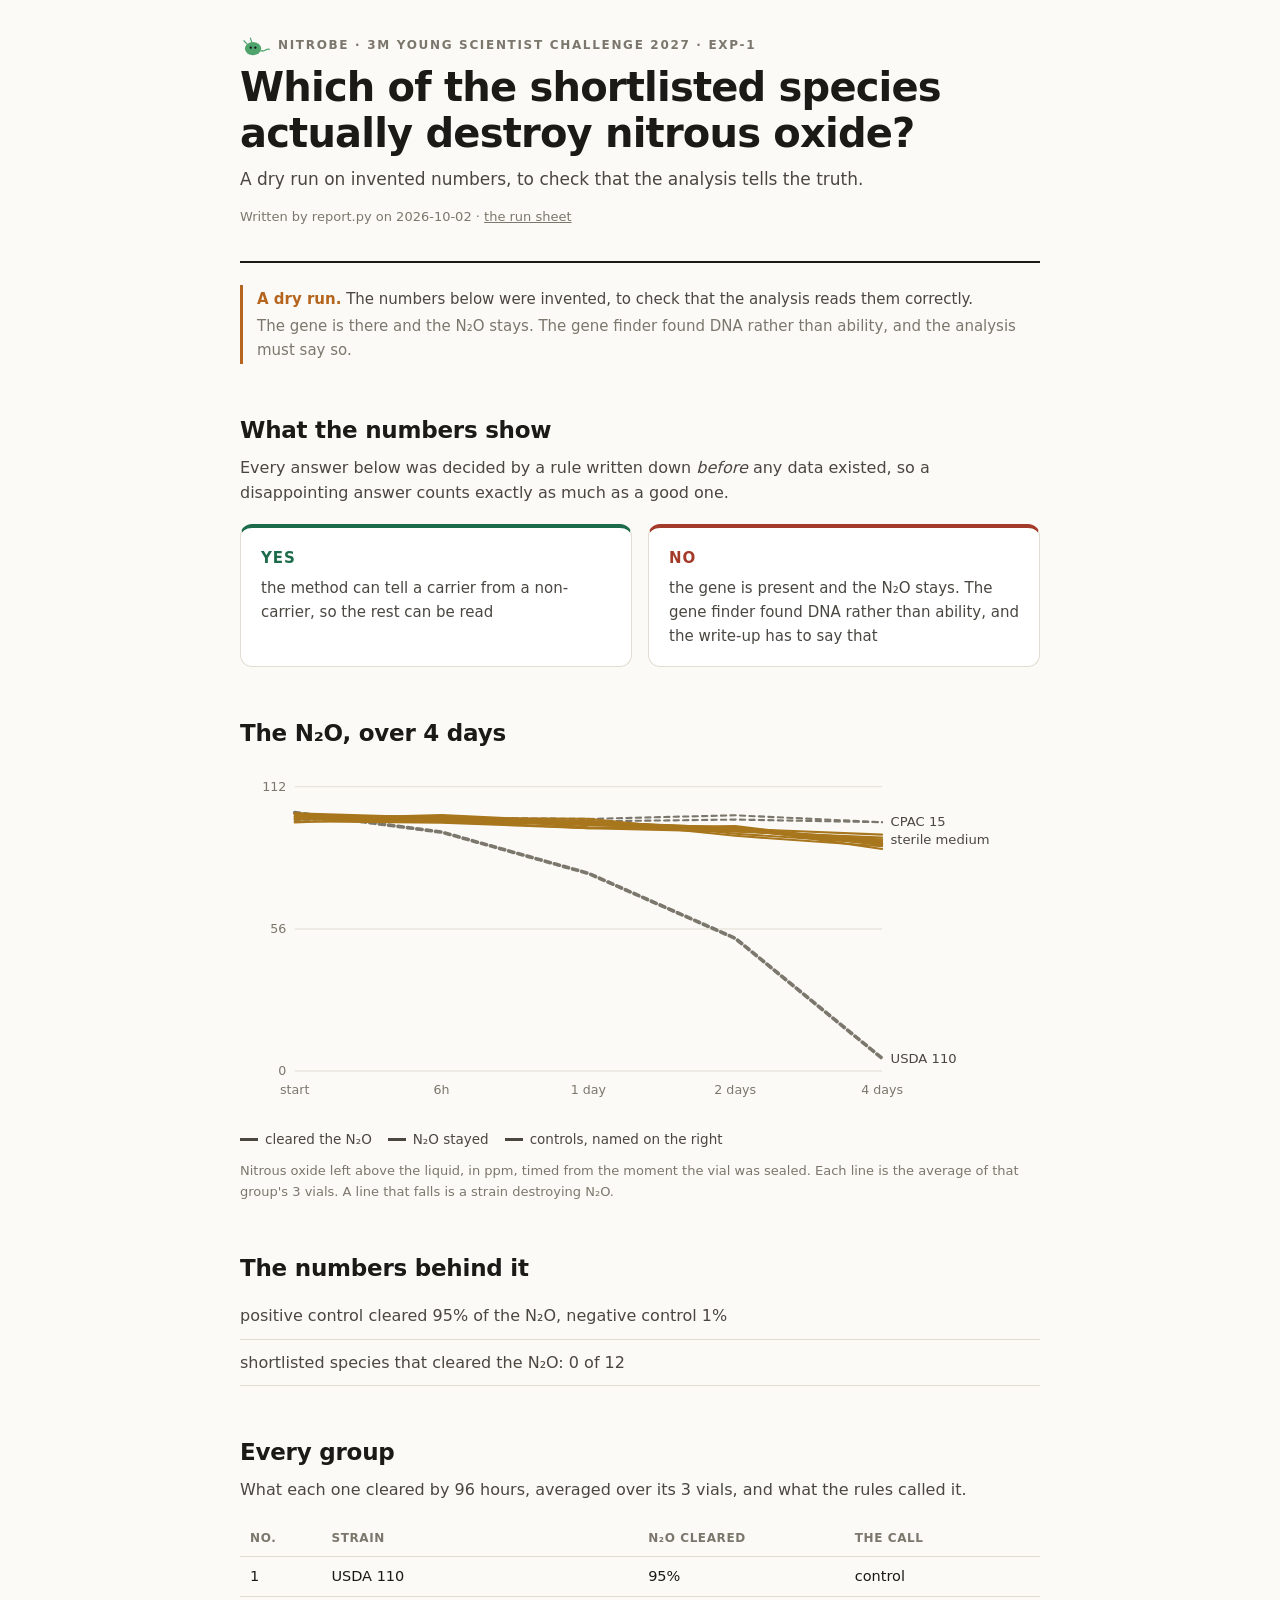
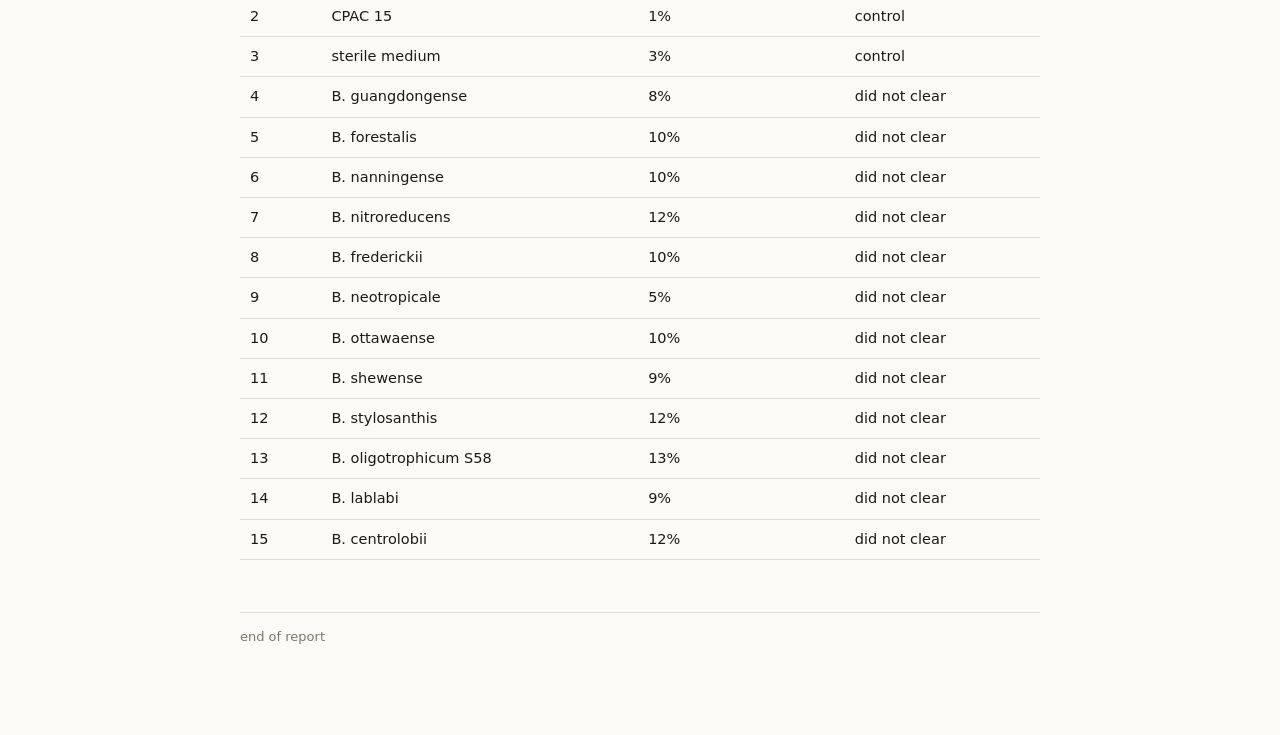
<file: work/experiments/results/exp-1/gene-present-not-working/report.html>
<!doctype html>
<html lang="en"><head><meta charset="utf-8">
<meta name="viewport" content="width=device-width,initial-scale=1">
<title>Dry run: gene-present-not-working &middot; exp-1</title>
<link rel="icon" href="../../../../../nitrobe.svg">
<style>
:root { --bg:#FBFAF7; --surface:#fff; --ink:#1B1A17; --ink-2:#4A4740;
        --ink-3:#7C776C; --rule:#E2DDD1; --good:#1C6B4A; --bad:#A33A2A;
        --warn:#B5651D; }
@media (prefers-color-scheme:dark) { :root:not([data-theme="light"]) {
  --bg:#14161A; --surface:#1B1E24; --ink:#F2EFE8; --ink-2:#BFBAAF;
  --ink-3:#8B867B; --rule:#2E333C; --good:#3E9E71; --bad:#E0705C;
  --warn:#E9A23C; } }
:root[data-theme="dark"] { --bg:#14161A; --surface:#1B1E24; --ink:#F2EFE8;
  --ink-2:#BFBAAF; --ink-3:#8B867B; --rule:#2E333C; --good:#3E9E71;
  --bad:#E0705C; --warn:#E9A23C; }
* { box-sizing:border-box }
body { margin:0; background:var(--bg); color:var(--ink);
       font:16px/1.6 ui-sans-serif,system-ui,-apple-system,"Segoe UI",sans-serif }
.wrap { max-width:56rem; margin:0 auto; padding:36px clamp(20px,4vw,48px) 88px }
header { border-bottom:2px solid var(--ink); padding-bottom:20px }
.eyebrow { font-size:12px; letter-spacing:.14em; text-transform:uppercase;
           color:var(--ink-3); font-weight:650; margin:0 0 8px;
           display:flex; align-items:center; gap:8px }
.eyebrow .mark { width:30px; height:20px }
h1 { font-size:clamp(26px,3.4vw,40px); line-height:1.15; margin:0 0 10px;
     letter-spacing:-.02em }
.sub { color:var(--ink-2); margin:0; font-size:17px }
.stamp { color:var(--ink-3); font-size:13px; margin-top:14px }
h2 { font-size:23px; margin:48px 0 6px; letter-spacing:-.01em }
h2 + .lede { color:var(--ink-2); margin:0 0 18px }
.banner { border-left:3px solid var(--warn); padding:2px 0 2px 14px;
          margin:22px 0 0; color:var(--ink-2); font-size:15px }
.banner b { color:var(--warn) }
.banner span { display:block; margin-top:3px; color:var(--ink-3) }
.cards { display:grid; gap:16px; margin:18px 0 0;
         grid-template-columns:repeat(auto-fit,minmax(290px,1fr)) }
.card { background:var(--surface); border:1px solid var(--rule);
        border-radius:12px; padding:18px 20px; border-top:4px solid var(--ink-3) }
.card.yes { border-top-color:var(--good) } .card.no { border-top-color:var(--bad) }
.card .call { font-size:15px; font-weight:680; letter-spacing:.06em;
              text-transform:uppercase; margin:0 0 6px }
.card.yes .call { color:var(--good) } .card.no .call { color:var(--bad) }
.card p { margin:0; font-size:15px; color:var(--ink-2) }
.facts { list-style:none; padding:0; margin:0 }
.facts li { border-bottom:1px solid var(--rule); padding:10px 0;
            color:var(--ink-2) }
table { border-collapse:collapse; width:100%; font-size:14.5px }
th,td { text-align:left; padding:8px 10px; border-bottom:1px solid var(--rule) }
th { font-size:12px; letter-spacing:.05em; text-transform:uppercase;
     color:var(--ink-3) }
figure { margin:18px 0 0 }
figcaption { color:var(--ink-3); font-size:13px; margin-top:10px }
.chart { width:100%; height:auto; display:block;
         --cleared:#2A6B4A; --stayed:#A8761C; --ref:#7C776C }
@media (prefers-color-scheme:dark) { :root:not([data-theme="light"]) .chart {
  --cleared:#3E9E71; --stayed:#B3842A; --ref:#8B867B } }
:root[data-theme="dark"] .chart { --cleared:#3E9E71; --stayed:#B3842A;
  --ref:#8B867B }
.chart .grid { stroke:var(--rule); stroke-width:1 }
.chart .axis { fill:var(--ink-3); font-size:12px }
.chart .lbl  { fill:var(--ink-2); font-size:12.5px }
.chart path { fill:none; stroke-width:2; stroke-linecap:round;
              stroke-linejoin:round }
.chart .s-cleared { stroke:var(--cleared) }
.chart .s-stayed  { stroke:var(--stayed) }
.chart .s-ref     { stroke:var(--ref); stroke-dasharray:5 4 }
.chart .thick { stroke-width:3.5 }
.key { display:flex; flex-wrap:wrap; gap:16px; margin:12px 0 0; padding:0;
       list-style:none; font-size:13.5px; color:var(--ink-2) }
.key li { display:flex; align-items:center; gap:7px }
.key i { width:18px; height:0; border-top-width:3px; border-top-style:solid;
         display:inline-block }
.end { color:var(--ink-3); font-size:13px; margin-top:52px;
       border-top:1px solid var(--rule); padding-top:14px }
a { color:inherit }
</style></head><body><div class="wrap">
<header>
  <p class="eyebrow"><img src="../../../../../nitrobe.svg" alt="" class="mark">
     NitRobe &middot; 3M Young Scientist Challenge 2027 &middot; exp-1</p>
  <h1>Which of the shortlisted species actually destroy nitrous oxide?</h1>
  <p class="sub">A dry run on invented numbers, to check that the analysis tells the truth.</p>
  <p class="stamp">Written by report.py on 2026-10-02 &middot;
     <a href="../../../../../experiments/exp-1.html">the run sheet</a></p>
</header>
<div class="banner"><b>A dry run.</b> The numbers below were invented, to check that the analysis reads them correctly.<span>The gene is there and the N₂O stays. The gene finder found DNA rather than ability, and the analysis must say so.</span></div>

<h2>What the numbers show</h2>
<p class="lede">Every answer below was decided by a rule written down
<em>before</em> any data existed, so a disappointing answer counts exactly as
much as a good one.</p>
<div class="cards"><div class="card yes"><p class="call">Yes</p><p>the method can tell a carrier from a non-carrier, so the rest can be read</p></div><div class="card no"><p class="call">No</p><p>the gene is present and the N₂O stays. The gene finder found DNA rather than ability, and the write-up has to say that</p></div></div>

<h2>The N₂O, over 4 days</h2>
<figure>
<svg class="chart" viewBox="0 0 760 330" role="img"
     aria-label="Nitrous oxide left in each vial over 96 hours.">
<line class="grid" x1="52" x2="610" y1="286.0" y2="286.0"/><text class="axis" x="44" y="290.0" text-anchor="end">0</text><line class="grid" x1="52" x2="610" y1="151.0" y2="151.0"/><text class="axis" x="44" y="155.0" text-anchor="end">56</text><line class="grid" x1="52" x2="610" y1="16.0" y2="16.0"/><text class="axis" x="44" y="20.0" text-anchor="end">112</text><path class="s-ref thick" d="M52.0,40.5 L191.5,59.0 L331.0,98.2 L470.5,159.9 L610.0,273.9"/><path class="s-ref" d="M52.0,47.4 L191.5,45.3 L331.0,46.5 L470.5,43.0 L610.0,49.6"/><path class="s-ref" d="M52.0,42.3 L191.5,46.6 L331.0,48.8 L470.5,47.1 L610.0,49.6"/><path class="s-stayed" d="M52.0,46.0 L191.5,48.5 L331.0,55.3 L470.5,58.5 L610.0,64.2"/><path class="s-stayed" d="M52.0,46.1 L191.5,49.0 L331.0,51.7 L470.5,56.9 L610.0,70.7"/><path class="s-stayed" d="M52.0,41.3 L191.5,48.1 L331.0,49.0 L470.5,56.2 L610.0,66.1"/><path class="s-stayed" d="M52.0,41.1 L191.5,45.4 L331.0,46.3 L470.5,60.5 L610.0,69.8"/><path class="s-stayed" d="M52.0,44.4 L191.5,45.5 L331.0,51.7 L470.5,57.4 L610.0,67.9"/><path class="s-stayed" d="M52.0,49.9 L191.5,43.9 L331.0,54.5 L470.5,55.7 L610.0,61.4"/><path class="s-stayed" d="M52.0,44.3 L191.5,44.3 L331.0,52.4 L470.5,54.5 L610.0,69.4"/><path class="s-stayed" d="M52.0,48.7 L191.5,50.0 L331.0,55.2 L470.5,53.2 L610.0,70.0"/><path class="s-stayed" d="M52.0,42.2 L191.5,47.3 L331.0,48.1 L470.5,62.5 L610.0,72.5"/><path class="s-stayed" d="M52.0,43.8 L191.5,47.5 L331.0,50.2 L470.5,54.6 L610.0,75.0"/><path class="s-stayed" d="M52.0,46.5 L191.5,42.7 L331.0,49.5 L470.5,56.3 L610.0,67.6"/><path class="s-stayed" d="M52.0,41.5 L191.5,48.9 L331.0,49.1 L470.5,55.2 L610.0,71.2"/><text class="lbl" x="618.0" y="53.6">CPAC 15</text><text class="lbl" x="618.0" y="70.6">sterile medium</text><text class="lbl" x="618.0" y="277.9">USDA 110</text><text class="axis" x="52.0" y="308" text-anchor="middle">start</text><text class="axis" x="191.5" y="308" text-anchor="middle">6h</text><text class="axis" x="331.0" y="308" text-anchor="middle">1 day</text><text class="axis" x="470.5" y="308" text-anchor="middle">2 days</text><text class="axis" x="610.0" y="308" text-anchor="middle">4 days</text>
</svg>
<ul class="key">
<li><i style="border-color:var(--cleared)"></i>cleared the N₂O</li>
<li><i style="border-color:var(--stayed)"></i>N₂O stayed</li>
<li><i style="border-color:var(--ref)"></i>controls, named on the right</li>
</ul>
<figcaption>Nitrous oxide left above the liquid, in ppm, timed from the moment
the vial was sealed. Each line is the average of that group's 3 vials. A line
that falls is a strain destroying N₂O.</figcaption>
</figure>

<h2>The numbers behind it</h2>
<ul class="facts"><li>positive control cleared 95% of the N₂O, negative control 1%</li><li>shortlisted species that cleared the N₂O: 0 of 12</li></ul>

<h2>Every group</h2>
<p class="lede">What each one cleared by 96 hours, averaged over its 3 vials, and what the rules called it.</p>
<table><thead><tr><th>No.</th><th>Strain</th><th>N₂O cleared</th><th>The call</th></tr></thead><tbody><tr><td>1</td><td>USDA 110</td><td>95%</td><td>control</td></tr><tr><td>2</td><td>CPAC 15</td><td>1%</td><td>control</td></tr><tr><td>3</td><td>sterile medium</td><td>3%</td><td>control</td></tr><tr><td>4</td><td>B. guangdongense</td><td>8%</td><td>did not clear</td></tr><tr><td>5</td><td>B. forestalis</td><td>10%</td><td>did not clear</td></tr><tr><td>6</td><td>B. nanningense</td><td>10%</td><td>did not clear</td></tr><tr><td>7</td><td>B. nitroreducens</td><td>12%</td><td>did not clear</td></tr><tr><td>8</td><td>B. frederickii</td><td>10%</td><td>did not clear</td></tr><tr><td>9</td><td>B. neotropicale</td><td>5%</td><td>did not clear</td></tr><tr><td>10</td><td>B. ottawaense</td><td>10%</td><td>did not clear</td></tr><tr><td>11</td><td>B. shewense</td><td>9%</td><td>did not clear</td></tr><tr><td>12</td><td>B. stylosanthis</td><td>12%</td><td>did not clear</td></tr><tr><td>13</td><td>B. oligotrophicum S58</td><td>13%</td><td>did not clear</td></tr><tr><td>14</td><td>B. lablabi</td><td>9%</td><td>did not clear</td></tr><tr><td>15</td><td>B. centrolobii</td><td>12%</td><td>did not clear</td></tr></tbody></table>

<div class="end">end of report</div>
</div></body></html>
</file>
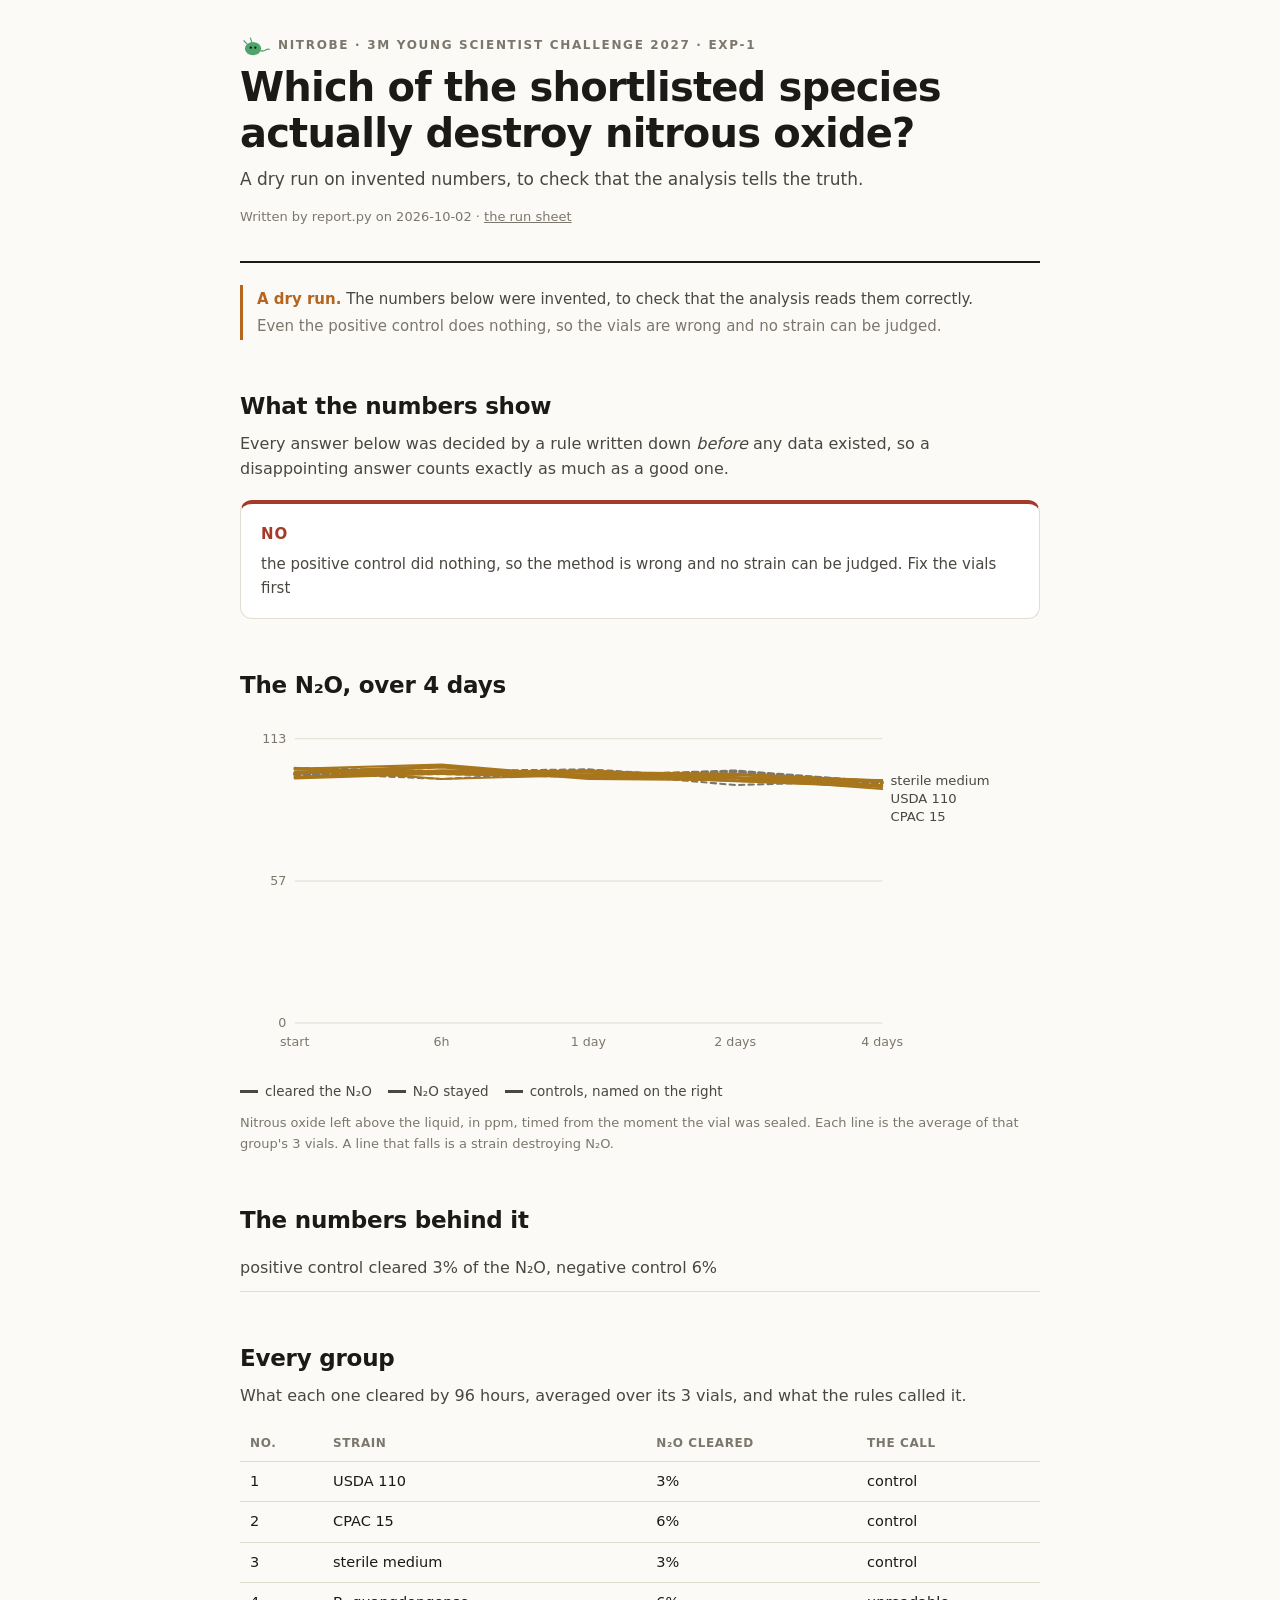
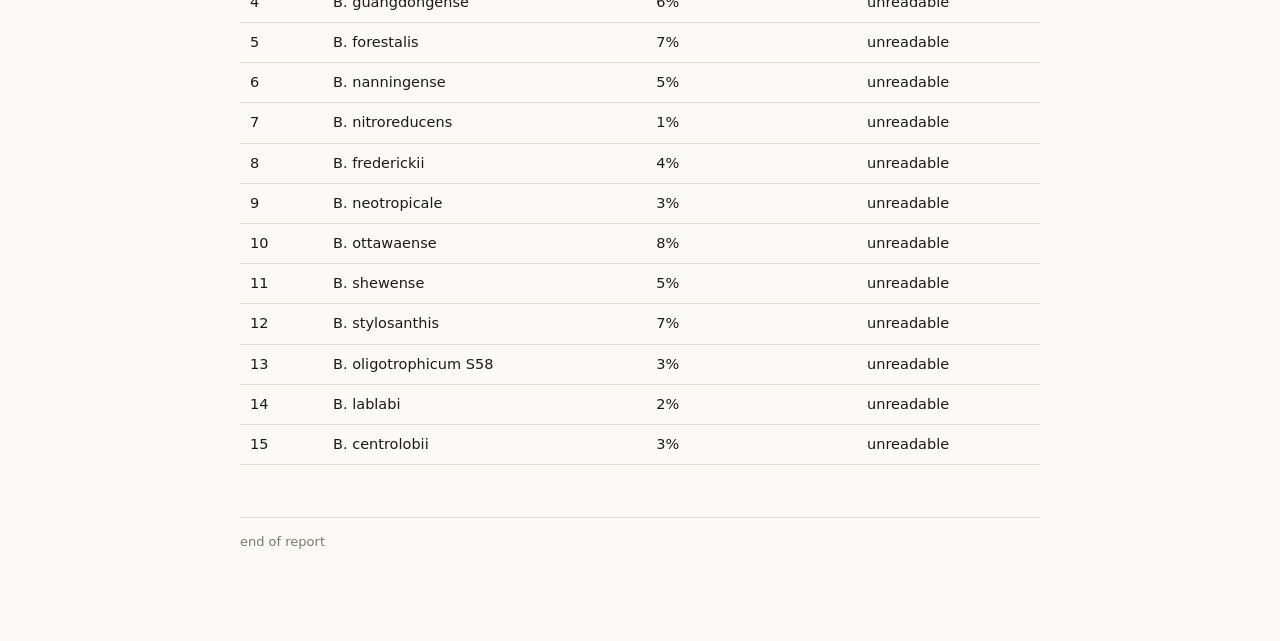
<file: work/experiments/results/exp-1/method-broken/report.html>
<!doctype html>
<html lang="en"><head><meta charset="utf-8">
<meta name="viewport" content="width=device-width,initial-scale=1">
<title>Dry run: method-broken &middot; exp-1</title>
<link rel="icon" href="../../../../../nitrobe.svg">
<style>
:root { --bg:#FBFAF7; --surface:#fff; --ink:#1B1A17; --ink-2:#4A4740;
        --ink-3:#7C776C; --rule:#E2DDD1; --good:#1C6B4A; --bad:#A33A2A;
        --warn:#B5651D; }
@media (prefers-color-scheme:dark) { :root:not([data-theme="light"]) {
  --bg:#14161A; --surface:#1B1E24; --ink:#F2EFE8; --ink-2:#BFBAAF;
  --ink-3:#8B867B; --rule:#2E333C; --good:#3E9E71; --bad:#E0705C;
  --warn:#E9A23C; } }
:root[data-theme="dark"] { --bg:#14161A; --surface:#1B1E24; --ink:#F2EFE8;
  --ink-2:#BFBAAF; --ink-3:#8B867B; --rule:#2E333C; --good:#3E9E71;
  --bad:#E0705C; --warn:#E9A23C; }
* { box-sizing:border-box }
body { margin:0; background:var(--bg); color:var(--ink);
       font:16px/1.6 ui-sans-serif,system-ui,-apple-system,"Segoe UI",sans-serif }
.wrap { max-width:56rem; margin:0 auto; padding:36px clamp(20px,4vw,48px) 88px }
header { border-bottom:2px solid var(--ink); padding-bottom:20px }
.eyebrow { font-size:12px; letter-spacing:.14em; text-transform:uppercase;
           color:var(--ink-3); font-weight:650; margin:0 0 8px;
           display:flex; align-items:center; gap:8px }
.eyebrow .mark { width:30px; height:20px }
h1 { font-size:clamp(26px,3.4vw,40px); line-height:1.15; margin:0 0 10px;
     letter-spacing:-.02em }
.sub { color:var(--ink-2); margin:0; font-size:17px }
.stamp { color:var(--ink-3); font-size:13px; margin-top:14px }
h2 { font-size:23px; margin:48px 0 6px; letter-spacing:-.01em }
h2 + .lede { color:var(--ink-2); margin:0 0 18px }
.banner { border-left:3px solid var(--warn); padding:2px 0 2px 14px;
          margin:22px 0 0; color:var(--ink-2); font-size:15px }
.banner b { color:var(--warn) }
.banner span { display:block; margin-top:3px; color:var(--ink-3) }
.cards { display:grid; gap:16px; margin:18px 0 0;
         grid-template-columns:repeat(auto-fit,minmax(290px,1fr)) }
.card { background:var(--surface); border:1px solid var(--rule);
        border-radius:12px; padding:18px 20px; border-top:4px solid var(--ink-3) }
.card.yes { border-top-color:var(--good) } .card.no { border-top-color:var(--bad) }
.card .call { font-size:15px; font-weight:680; letter-spacing:.06em;
              text-transform:uppercase; margin:0 0 6px }
.card.yes .call { color:var(--good) } .card.no .call { color:var(--bad) }
.card p { margin:0; font-size:15px; color:var(--ink-2) }
.facts { list-style:none; padding:0; margin:0 }
.facts li { border-bottom:1px solid var(--rule); padding:10px 0;
            color:var(--ink-2) }
table { border-collapse:collapse; width:100%; font-size:14.5px }
th,td { text-align:left; padding:8px 10px; border-bottom:1px solid var(--rule) }
th { font-size:12px; letter-spacing:.05em; text-transform:uppercase;
     color:var(--ink-3) }
figure { margin:18px 0 0 }
figcaption { color:var(--ink-3); font-size:13px; margin-top:10px }
.chart { width:100%; height:auto; display:block;
         --cleared:#2A6B4A; --stayed:#A8761C; --ref:#7C776C }
@media (prefers-color-scheme:dark) { :root:not([data-theme="light"]) .chart {
  --cleared:#3E9E71; --stayed:#B3842A; --ref:#8B867B } }
:root[data-theme="dark"] .chart { --cleared:#3E9E71; --stayed:#B3842A;
  --ref:#8B867B }
.chart .grid { stroke:var(--rule); stroke-width:1 }
.chart .axis { fill:var(--ink-3); font-size:12px }
.chart .lbl  { fill:var(--ink-2); font-size:12.5px }
.chart path { fill:none; stroke-width:2; stroke-linecap:round;
              stroke-linejoin:round }
.chart .s-cleared { stroke:var(--cleared) }
.chart .s-stayed  { stroke:var(--stayed) }
.chart .s-ref     { stroke:var(--ref); stroke-dasharray:5 4 }
.chart .thick { stroke-width:3.5 }
.key { display:flex; flex-wrap:wrap; gap:16px; margin:12px 0 0; padding:0;
       list-style:none; font-size:13.5px; color:var(--ink-2) }
.key li { display:flex; align-items:center; gap:7px }
.key i { width:18px; height:0; border-top-width:3px; border-top-style:solid;
         display:inline-block }
.end { color:var(--ink-3); font-size:13px; margin-top:52px;
       border-top:1px solid var(--rule); padding-top:14px }
a { color:inherit }
</style></head><body><div class="wrap">
<header>
  <p class="eyebrow"><img src="../../../../../nitrobe.svg" alt="" class="mark">
     NitRobe &middot; 3M Young Scientist Challenge 2027 &middot; exp-1</p>
  <h1>Which of the shortlisted species actually destroy nitrous oxide?</h1>
  <p class="sub">A dry run on invented numbers, to check that the analysis tells the truth.</p>
  <p class="stamp">Written by report.py on 2026-10-02 &middot;
     <a href="../../../../../experiments/exp-1.html">the run sheet</a></p>
</header>
<div class="banner"><b>A dry run.</b> The numbers below were invented, to check that the analysis reads them correctly.<span>Even the positive control does nothing, so the vials are wrong and no strain can be judged.</span></div>

<h2>What the numbers show</h2>
<p class="lede">Every answer below was decided by a rule written down
<em>before</em> any data existed, so a disappointing answer counts exactly as
much as a good one.</p>
<div class="cards"><div class="card no"><p class="call">No</p><p>the positive control did nothing, so the method is wrong and no strain can be judged. Fix the vials first</p></div></div>

<h2>The N₂O, over 4 days</h2>
<figure>
<svg class="chart" viewBox="0 0 760 330" role="img"
     aria-label="Nitrous oxide left in each vial over 96 hours.">
<line class="grid" x1="52" x2="610" y1="286.0" y2="286.0"/><text class="axis" x="44" y="290.0" text-anchor="end">0</text><line class="grid" x1="52" x2="610" y1="151.0" y2="151.0"/><text class="axis" x="44" y="155.0" text-anchor="end">57</text><line class="grid" x1="52" x2="610" y1="16.0" y2="16.0"/><text class="axis" x="44" y="20.0" text-anchor="end">113</text><path class="s-ref thick" d="M52.0,49.6 L191.5,48.7 L331.0,51.4 L470.5,46.8 L610.0,57.6"/><path class="s-ref" d="M52.0,43.7 L191.5,46.7 L331.0,45.0 L470.5,53.8 L610.0,59.4"/><path class="s-ref" d="M52.0,47.8 L191.5,54.1 L331.0,47.5 L470.5,59.9 L610.0,55.7"/><path class="s-stayed" d="M52.0,47.5 L191.5,49.4 L331.0,52.2 L470.5,52.5 L610.0,61.3"/><path class="s-stayed" d="M52.0,43.9 L191.5,47.8 L331.0,47.5 L470.5,52.6 L610.0,59.8"/><path class="s-stayed" d="M52.0,47.9 L191.5,41.7 L331.0,53.2 L470.5,53.1 L610.0,60.7"/><path class="s-stayed" d="M52.0,52.1 L191.5,47.4 L331.0,49.9 L470.5,52.8 L610.0,55.3"/><path class="s-stayed" d="M52.0,44.4 L191.5,40.5 L331.0,51.9 L470.5,50.3 L610.0,55.3"/><path class="s-stayed" d="M52.0,53.7 L191.5,49.1 L331.0,51.8 L470.5,49.8 L610.0,60.4"/><path class="s-stayed" d="M52.0,45.0 L191.5,47.5 L331.0,45.9 L470.5,53.1 L610.0,63.7"/><path class="s-stayed" d="M52.0,43.5 L191.5,54.1 L331.0,50.2 L470.5,56.2 L610.0,56.8"/><path class="s-stayed" d="M52.0,45.1 L191.5,47.2 L331.0,47.9 L470.5,56.1 L610.0,61.7"/><path class="s-stayed" d="M52.0,49.2 L191.5,43.1 L331.0,54.1 L470.5,55.4 L610.0,55.4"/><path class="s-stayed" d="M52.0,52.2 L191.5,45.8 L331.0,47.6 L470.5,49.1 L610.0,56.2"/><path class="s-stayed" d="M52.0,53.0 L191.5,47.5 L331.0,50.7 L470.5,56.0 L610.0,60.9"/><text class="lbl" x="618.0" y="59.7">sterile medium</text><text class="lbl" x="618.0" y="76.7">USDA 110</text><text class="lbl" x="618.0" y="93.7">CPAC 15</text><text class="axis" x="52.0" y="308" text-anchor="middle">start</text><text class="axis" x="191.5" y="308" text-anchor="middle">6h</text><text class="axis" x="331.0" y="308" text-anchor="middle">1 day</text><text class="axis" x="470.5" y="308" text-anchor="middle">2 days</text><text class="axis" x="610.0" y="308" text-anchor="middle">4 days</text>
</svg>
<ul class="key">
<li><i style="border-color:var(--cleared)"></i>cleared the N₂O</li>
<li><i style="border-color:var(--stayed)"></i>N₂O stayed</li>
<li><i style="border-color:var(--ref)"></i>controls, named on the right</li>
</ul>
<figcaption>Nitrous oxide left above the liquid, in ppm, timed from the moment
the vial was sealed. Each line is the average of that group's 3 vials. A line
that falls is a strain destroying N₂O.</figcaption>
</figure>

<h2>The numbers behind it</h2>
<ul class="facts"><li>positive control cleared 3% of the N₂O, negative control 6%</li></ul>

<h2>Every group</h2>
<p class="lede">What each one cleared by 96 hours, averaged over its 3 vials, and what the rules called it.</p>
<table><thead><tr><th>No.</th><th>Strain</th><th>N₂O cleared</th><th>The call</th></tr></thead><tbody><tr><td>1</td><td>USDA 110</td><td>3%</td><td>control</td></tr><tr><td>2</td><td>CPAC 15</td><td>6%</td><td>control</td></tr><tr><td>3</td><td>sterile medium</td><td>3%</td><td>control</td></tr><tr><td>4</td><td>B. guangdongense</td><td>6%</td><td>unreadable</td></tr><tr><td>5</td><td>B. forestalis</td><td>7%</td><td>unreadable</td></tr><tr><td>6</td><td>B. nanningense</td><td>5%</td><td>unreadable</td></tr><tr><td>7</td><td>B. nitroreducens</td><td>1%</td><td>unreadable</td></tr><tr><td>8</td><td>B. frederickii</td><td>4%</td><td>unreadable</td></tr><tr><td>9</td><td>B. neotropicale</td><td>3%</td><td>unreadable</td></tr><tr><td>10</td><td>B. ottawaense</td><td>8%</td><td>unreadable</td></tr><tr><td>11</td><td>B. shewense</td><td>5%</td><td>unreadable</td></tr><tr><td>12</td><td>B. stylosanthis</td><td>7%</td><td>unreadable</td></tr><tr><td>13</td><td>B. oligotrophicum S58</td><td>3%</td><td>unreadable</td></tr><tr><td>14</td><td>B. lablabi</td><td>2%</td><td>unreadable</td></tr><tr><td>15</td><td>B. centrolobii</td><td>3%</td><td>unreadable</td></tr></tbody></table>

<div class="end">end of report</div>
</div></body></html>
</file>
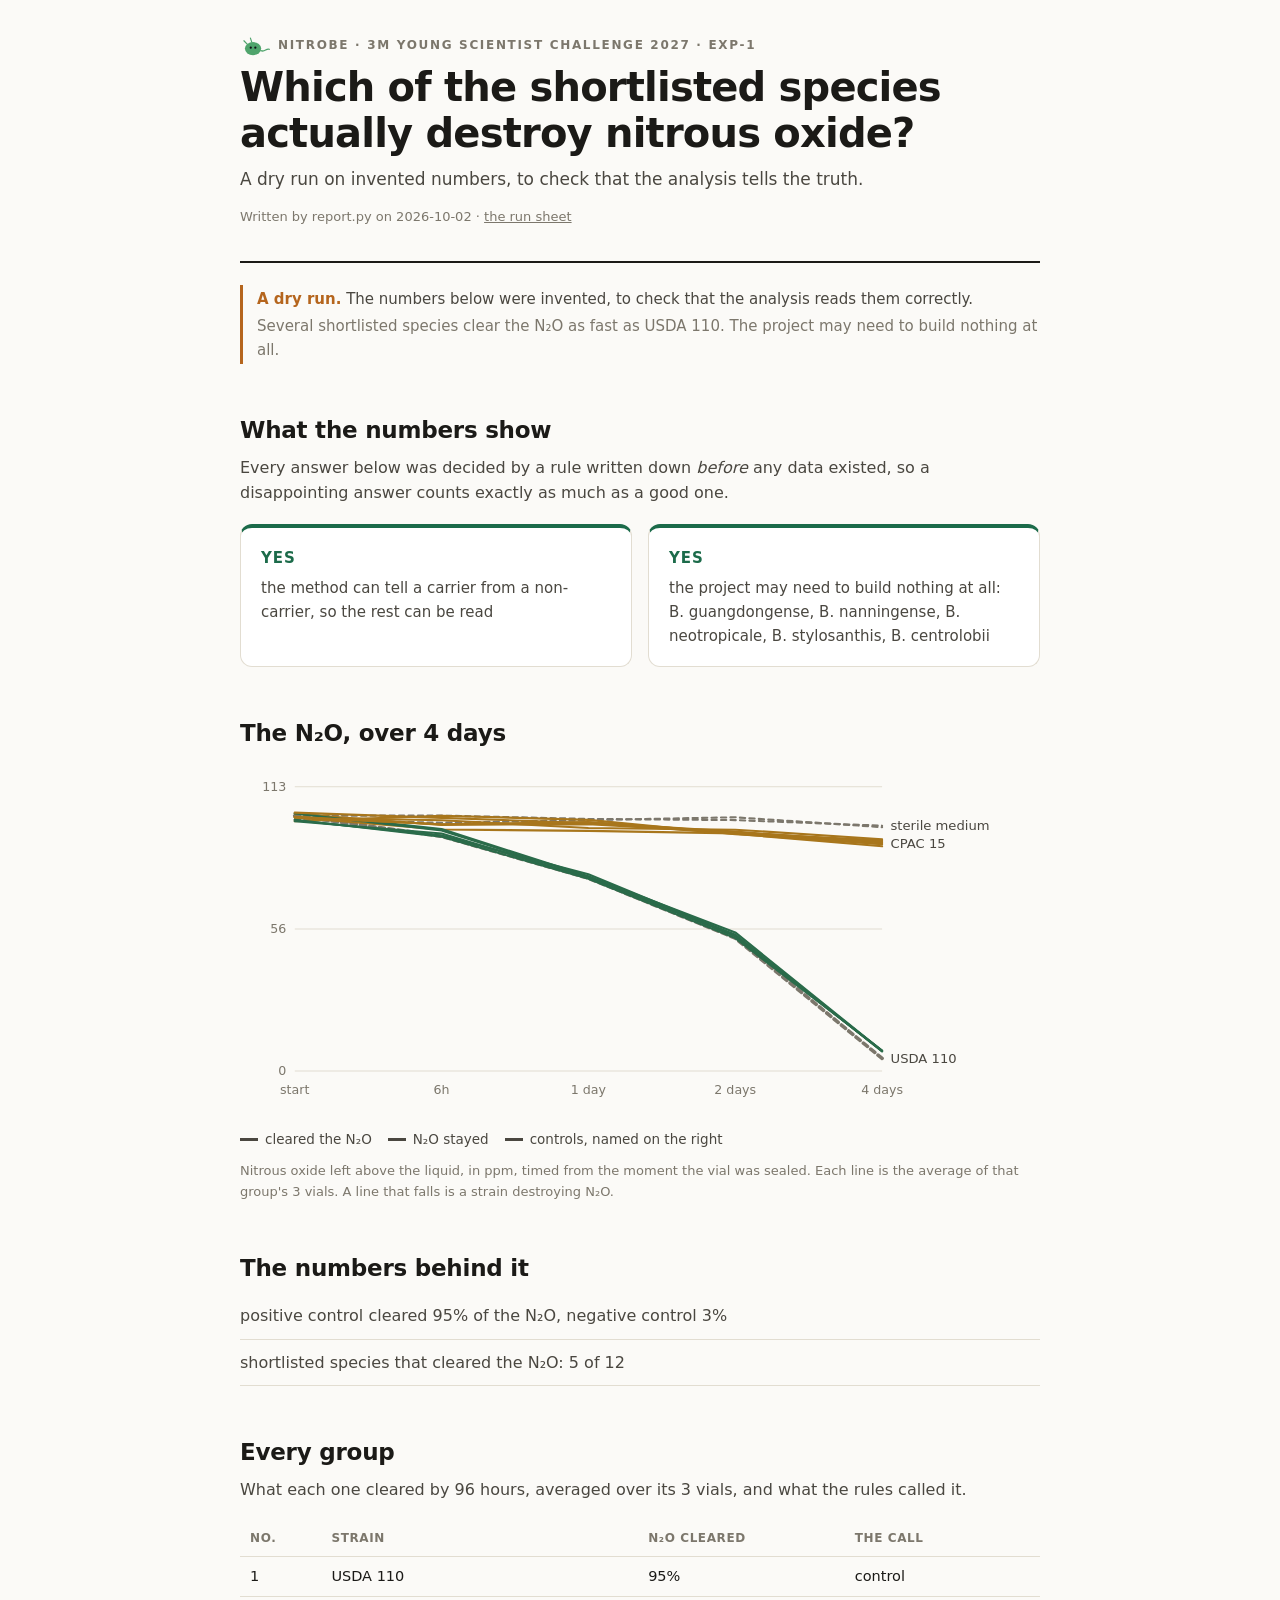
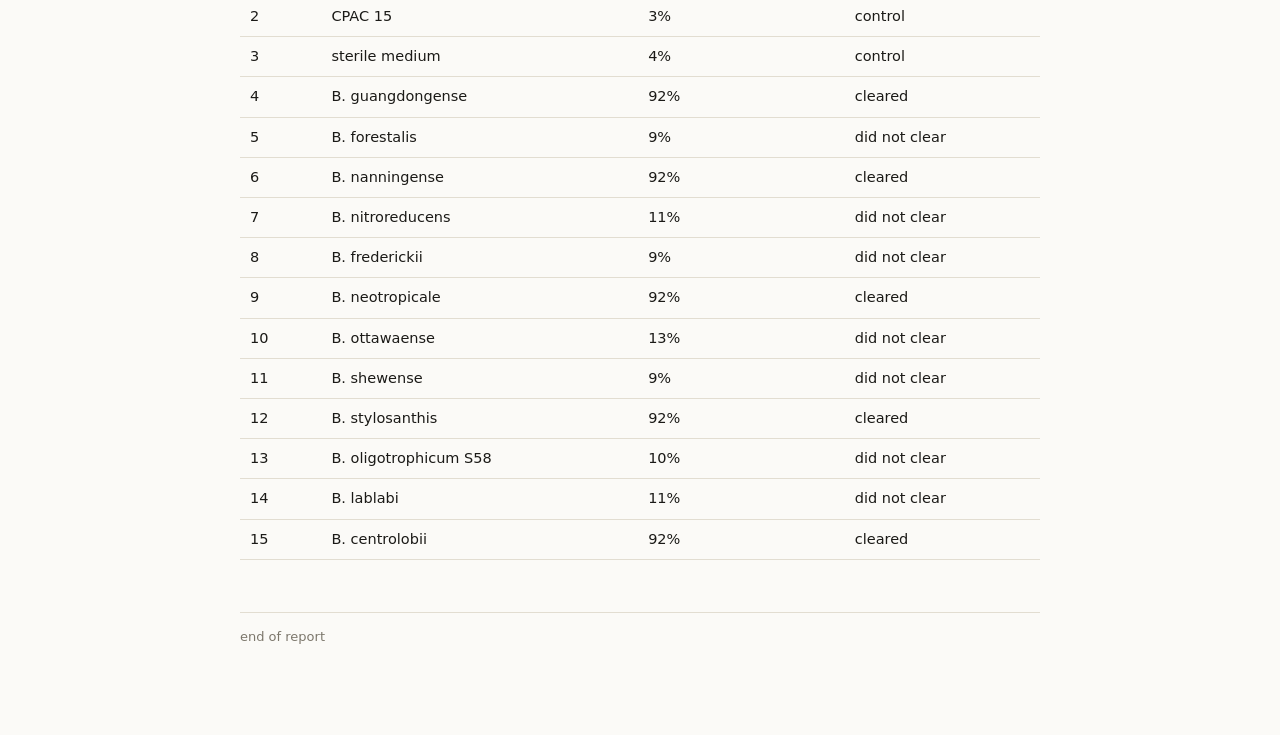
<file: work/experiments/results/exp-1/several-work/report.html>
<!doctype html>
<html lang="en"><head><meta charset="utf-8">
<meta name="viewport" content="width=device-width,initial-scale=1">
<title>Dry run: several-work &middot; exp-1</title>
<link rel="icon" href="../../../../../nitrobe.svg">
<style>
:root { --bg:#FBFAF7; --surface:#fff; --ink:#1B1A17; --ink-2:#4A4740;
        --ink-3:#7C776C; --rule:#E2DDD1; --good:#1C6B4A; --bad:#A33A2A;
        --warn:#B5651D; }
@media (prefers-color-scheme:dark) { :root:not([data-theme="light"]) {
  --bg:#14161A; --surface:#1B1E24; --ink:#F2EFE8; --ink-2:#BFBAAF;
  --ink-3:#8B867B; --rule:#2E333C; --good:#3E9E71; --bad:#E0705C;
  --warn:#E9A23C; } }
:root[data-theme="dark"] { --bg:#14161A; --surface:#1B1E24; --ink:#F2EFE8;
  --ink-2:#BFBAAF; --ink-3:#8B867B; --rule:#2E333C; --good:#3E9E71;
  --bad:#E0705C; --warn:#E9A23C; }
* { box-sizing:border-box }
body { margin:0; background:var(--bg); color:var(--ink);
       font:16px/1.6 ui-sans-serif,system-ui,-apple-system,"Segoe UI",sans-serif }
.wrap { max-width:56rem; margin:0 auto; padding:36px clamp(20px,4vw,48px) 88px }
header { border-bottom:2px solid var(--ink); padding-bottom:20px }
.eyebrow { font-size:12px; letter-spacing:.14em; text-transform:uppercase;
           color:var(--ink-3); font-weight:650; margin:0 0 8px;
           display:flex; align-items:center; gap:8px }
.eyebrow .mark { width:30px; height:20px }
h1 { font-size:clamp(26px,3.4vw,40px); line-height:1.15; margin:0 0 10px;
     letter-spacing:-.02em }
.sub { color:var(--ink-2); margin:0; font-size:17px }
.stamp { color:var(--ink-3); font-size:13px; margin-top:14px }
h2 { font-size:23px; margin:48px 0 6px; letter-spacing:-.01em }
h2 + .lede { color:var(--ink-2); margin:0 0 18px }
.banner { border-left:3px solid var(--warn); padding:2px 0 2px 14px;
          margin:22px 0 0; color:var(--ink-2); font-size:15px }
.banner b { color:var(--warn) }
.banner span { display:block; margin-top:3px; color:var(--ink-3) }
.cards { display:grid; gap:16px; margin:18px 0 0;
         grid-template-columns:repeat(auto-fit,minmax(290px,1fr)) }
.card { background:var(--surface); border:1px solid var(--rule);
        border-radius:12px; padding:18px 20px; border-top:4px solid var(--ink-3) }
.card.yes { border-top-color:var(--good) } .card.no { border-top-color:var(--bad) }
.card .call { font-size:15px; font-weight:680; letter-spacing:.06em;
              text-transform:uppercase; margin:0 0 6px }
.card.yes .call { color:var(--good) } .card.no .call { color:var(--bad) }
.card p { margin:0; font-size:15px; color:var(--ink-2) }
.facts { list-style:none; padding:0; margin:0 }
.facts li { border-bottom:1px solid var(--rule); padding:10px 0;
            color:var(--ink-2) }
table { border-collapse:collapse; width:100%; font-size:14.5px }
th,td { text-align:left; padding:8px 10px; border-bottom:1px solid var(--rule) }
th { font-size:12px; letter-spacing:.05em; text-transform:uppercase;
     color:var(--ink-3) }
figure { margin:18px 0 0 }
figcaption { color:var(--ink-3); font-size:13px; margin-top:10px }
.chart { width:100%; height:auto; display:block;
         --cleared:#2A6B4A; --stayed:#A8761C; --ref:#7C776C }
@media (prefers-color-scheme:dark) { :root:not([data-theme="light"]) .chart {
  --cleared:#3E9E71; --stayed:#B3842A; --ref:#8B867B } }
:root[data-theme="dark"] .chart { --cleared:#3E9E71; --stayed:#B3842A;
  --ref:#8B867B }
.chart .grid { stroke:var(--rule); stroke-width:1 }
.chart .axis { fill:var(--ink-3); font-size:12px }
.chart .lbl  { fill:var(--ink-2); font-size:12.5px }
.chart path { fill:none; stroke-width:2; stroke-linecap:round;
              stroke-linejoin:round }
.chart .s-cleared { stroke:var(--cleared) }
.chart .s-stayed  { stroke:var(--stayed) }
.chart .s-ref     { stroke:var(--ref); stroke-dasharray:5 4 }
.chart .thick { stroke-width:3.5 }
.key { display:flex; flex-wrap:wrap; gap:16px; margin:12px 0 0; padding:0;
       list-style:none; font-size:13.5px; color:var(--ink-2) }
.key li { display:flex; align-items:center; gap:7px }
.key i { width:18px; height:0; border-top-width:3px; border-top-style:solid;
         display:inline-block }
.end { color:var(--ink-3); font-size:13px; margin-top:52px;
       border-top:1px solid var(--rule); padding-top:14px }
a { color:inherit }
</style></head><body><div class="wrap">
<header>
  <p class="eyebrow"><img src="../../../../../nitrobe.svg" alt="" class="mark">
     NitRobe &middot; 3M Young Scientist Challenge 2027 &middot; exp-1</p>
  <h1>Which of the shortlisted species actually destroy nitrous oxide?</h1>
  <p class="sub">A dry run on invented numbers, to check that the analysis tells the truth.</p>
  <p class="stamp">Written by report.py on 2026-10-02 &middot;
     <a href="../../../../../experiments/exp-1.html">the run sheet</a></p>
</header>
<div class="banner"><b>A dry run.</b> The numbers below were invented, to check that the analysis reads them correctly.<span>Several shortlisted species clear the N₂O as fast as USDA 110. The project may need to build nothing at all.</span></div>

<h2>What the numbers show</h2>
<p class="lede">Every answer below was decided by a rule written down
<em>before</em> any data existed, so a disappointing answer counts exactly as
much as a good one.</p>
<div class="cards"><div class="card yes"><p class="call">Yes</p><p>the method can tell a carrier from a non-carrier, so the rest can be read</p></div><div class="card yes"><p class="call">Yes</p><p>the project may need to build nothing at all: B. guangdongense, B. nanningense, B. neotropicale, B. stylosanthis, B. centrolobii</p></div></div>

<h2>The N₂O, over 4 days</h2>
<figure>
<svg class="chart" viewBox="0 0 760 330" role="img"
     aria-label="Nitrous oxide left in each vial over 96 hours.">
<line class="grid" x1="52" x2="610" y1="286.0" y2="286.0"/><text class="axis" x="44" y="290.0" text-anchor="end">0</text><line class="grid" x1="52" x2="610" y1="151.0" y2="151.0"/><text class="axis" x="44" y="155.0" text-anchor="end">56</text><line class="grid" x1="52" x2="610" y1="16.0" y2="16.0"/><text class="axis" x="44" y="20.0" text-anchor="end">113</text><path class="s-ref thick" d="M52.0,43.5 L191.5,62.9 L331.0,102.7 L470.5,159.6 L610.0,274.0"/><path class="s-ref" d="M52.0,47.2 L191.5,50.1 L331.0,47.6 L470.5,44.9 L610.0,54.3"/><path class="s-ref" d="M52.0,43.4 L191.5,43.3 L331.0,46.5 L470.5,47.6 L610.0,52.9"/><path class="s-cleared" d="M52.0,47.7 L191.5,62.2 L331.0,99.1 L470.5,156.8 L610.0,267.3"/><path class="s-stayed" d="M52.0,45.1 L191.5,56.5 L331.0,57.8 L470.5,60.2 L610.0,66.9"/><path class="s-cleared" d="M52.0,41.0 L191.5,56.1 L331.0,100.9 L470.5,154.3 L610.0,266.9"/><path class="s-stayed" d="M52.0,41.6 L191.5,52.3 L331.0,50.0 L470.5,58.5 L610.0,68.8"/><path class="s-stayed" d="M52.0,45.2 L191.5,47.8 L331.0,55.1 L470.5,56.7 L610.0,65.8"/><path class="s-cleared" d="M52.0,41.3 L191.5,57.4 L331.0,101.5 L470.5,157.9 L610.0,266.8"/><path class="s-stayed" d="M52.0,40.5 L191.5,45.5 L331.0,50.4 L470.5,60.6 L610.0,72.5"/><path class="s-stayed" d="M52.0,48.6 L191.5,43.4 L331.0,47.4 L470.5,60.9 L610.0,70.2"/><path class="s-cleared" d="M52.0,48.7 L191.5,60.3 L331.0,102.5 L470.5,156.6 L610.0,267.2"/><path class="s-stayed" d="M52.0,44.5 L191.5,51.8 L331.0,51.5 L470.5,59.3 L610.0,68.1"/><path class="s-stayed" d="M52.0,45.0 L191.5,51.5 L331.0,49.5 L470.5,59.5 L610.0,70.6"/><path class="s-cleared" d="M52.0,47.2 L191.5,63.3 L331.0,103.3 L470.5,159.7 L610.0,266.5"/><text class="lbl" x="618.0" y="56.9">sterile medium</text><text class="lbl" x="618.0" y="73.9">CPAC 15</text><text class="lbl" x="618.0" y="278.0">USDA 110</text><text class="axis" x="52.0" y="308" text-anchor="middle">start</text><text class="axis" x="191.5" y="308" text-anchor="middle">6h</text><text class="axis" x="331.0" y="308" text-anchor="middle">1 day</text><text class="axis" x="470.5" y="308" text-anchor="middle">2 days</text><text class="axis" x="610.0" y="308" text-anchor="middle">4 days</text>
</svg>
<ul class="key">
<li><i style="border-color:var(--cleared)"></i>cleared the N₂O</li>
<li><i style="border-color:var(--stayed)"></i>N₂O stayed</li>
<li><i style="border-color:var(--ref)"></i>controls, named on the right</li>
</ul>
<figcaption>Nitrous oxide left above the liquid, in ppm, timed from the moment
the vial was sealed. Each line is the average of that group's 3 vials. A line
that falls is a strain destroying N₂O.</figcaption>
</figure>

<h2>The numbers behind it</h2>
<ul class="facts"><li>positive control cleared 95% of the N₂O, negative control 3%</li><li>shortlisted species that cleared the N₂O: 5 of 12</li></ul>

<h2>Every group</h2>
<p class="lede">What each one cleared by 96 hours, averaged over its 3 vials, and what the rules called it.</p>
<table><thead><tr><th>No.</th><th>Strain</th><th>N₂O cleared</th><th>The call</th></tr></thead><tbody><tr><td>1</td><td>USDA 110</td><td>95%</td><td>control</td></tr><tr><td>2</td><td>CPAC 15</td><td>3%</td><td>control</td></tr><tr><td>3</td><td>sterile medium</td><td>4%</td><td>control</td></tr><tr><td>4</td><td>B. guangdongense</td><td>92%</td><td>cleared</td></tr><tr><td>5</td><td>B. forestalis</td><td>9%</td><td>did not clear</td></tr><tr><td>6</td><td>B. nanningense</td><td>92%</td><td>cleared</td></tr><tr><td>7</td><td>B. nitroreducens</td><td>11%</td><td>did not clear</td></tr><tr><td>8</td><td>B. frederickii</td><td>9%</td><td>did not clear</td></tr><tr><td>9</td><td>B. neotropicale</td><td>92%</td><td>cleared</td></tr><tr><td>10</td><td>B. ottawaense</td><td>13%</td><td>did not clear</td></tr><tr><td>11</td><td>B. shewense</td><td>9%</td><td>did not clear</td></tr><tr><td>12</td><td>B. stylosanthis</td><td>92%</td><td>cleared</td></tr><tr><td>13</td><td>B. oligotrophicum S58</td><td>10%</td><td>did not clear</td></tr><tr><td>14</td><td>B. lablabi</td><td>11%</td><td>did not clear</td></tr><tr><td>15</td><td>B. centrolobii</td><td>92%</td><td>cleared</td></tr></tbody></table>

<div class="end">end of report</div>
</div></body></html>
</file>
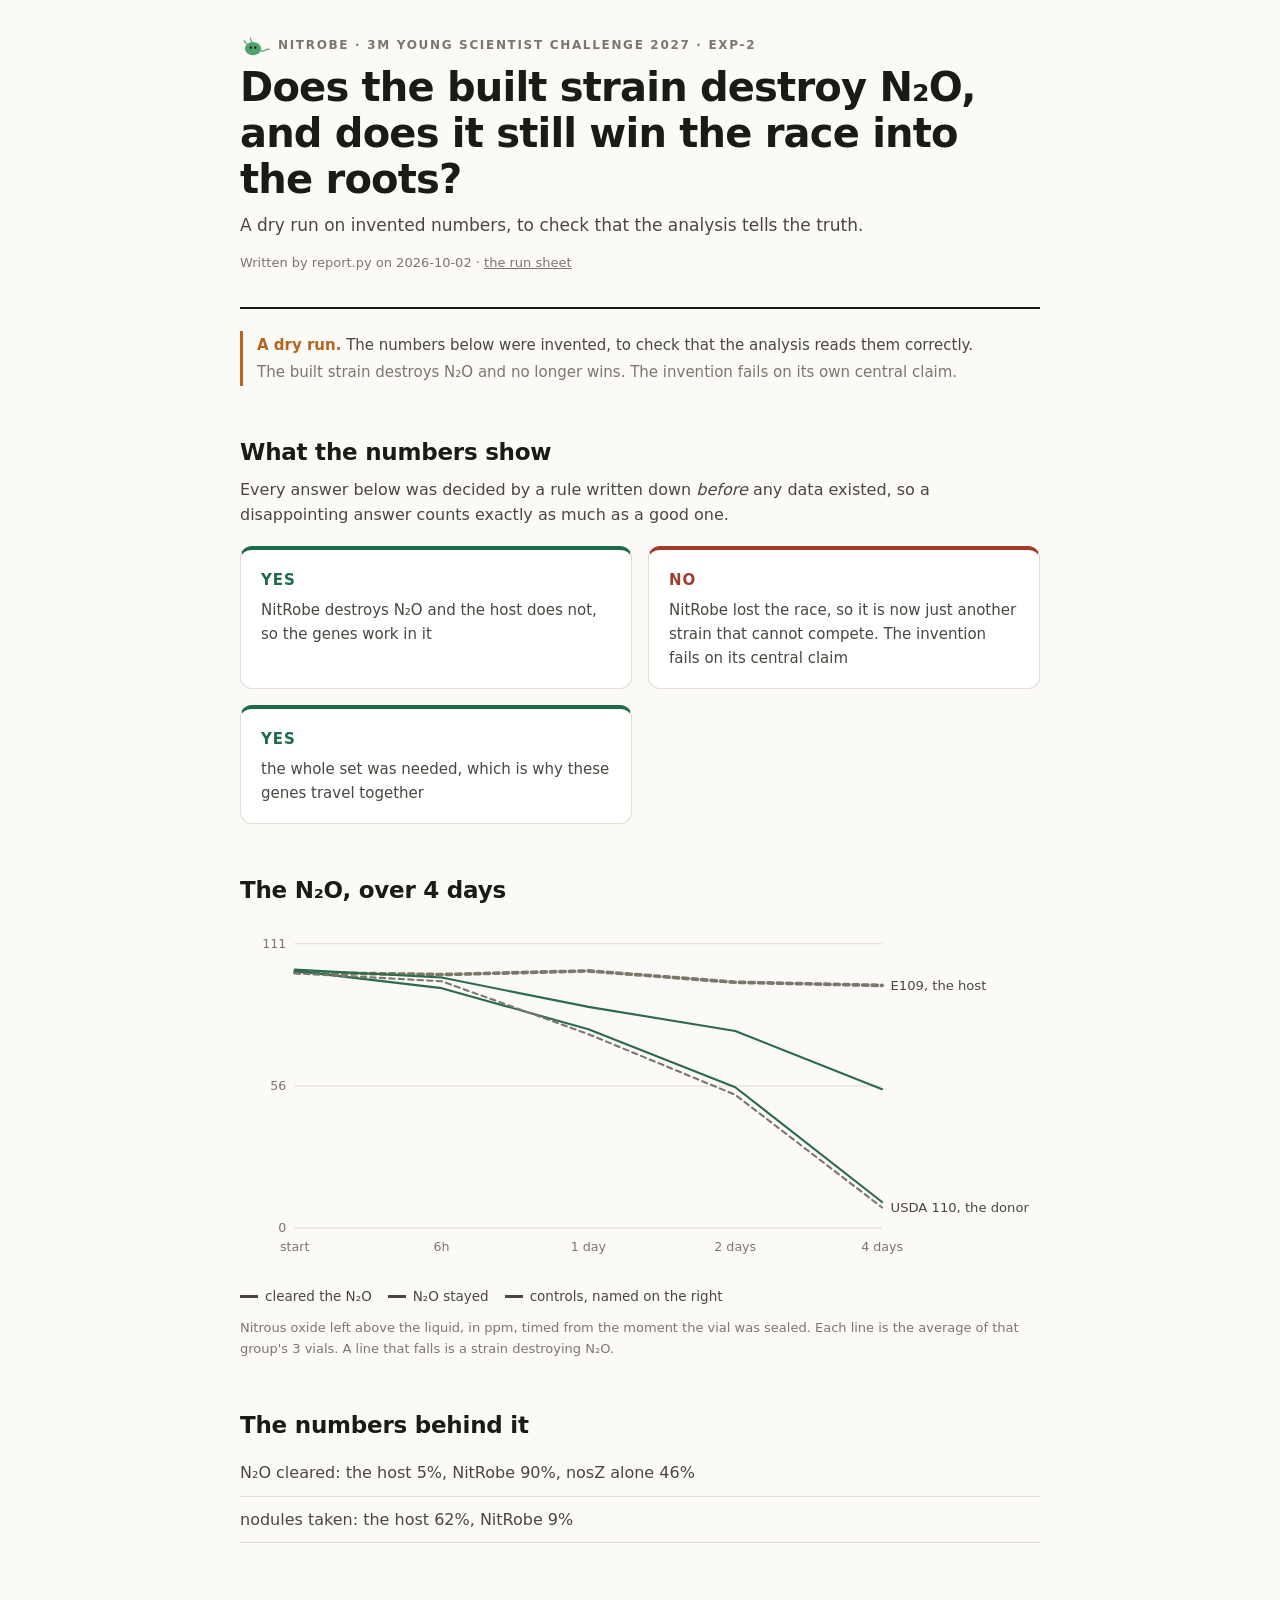
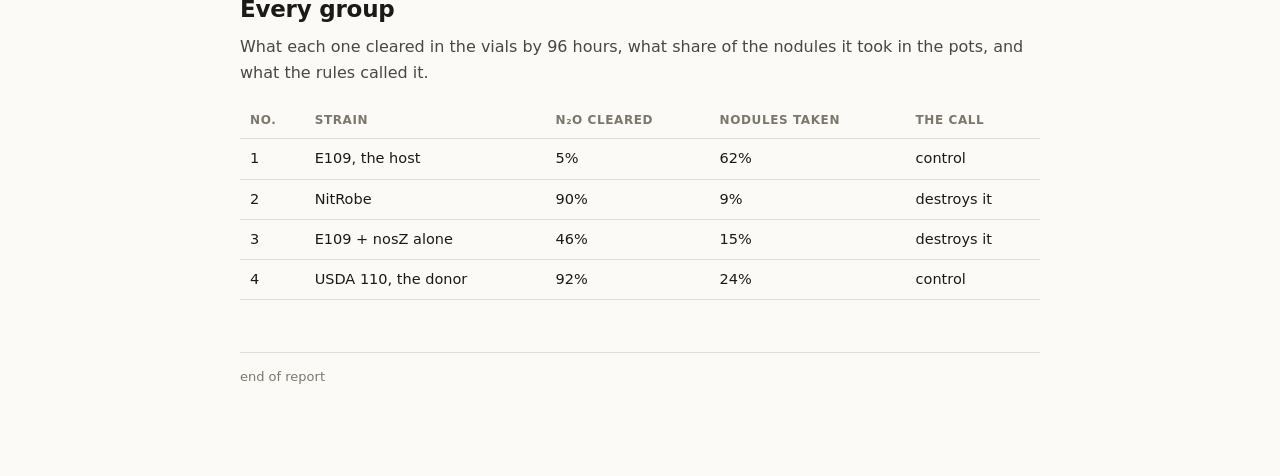
<file: work/experiments/results/exp-2/build-lost-the-race/report.html>
<!doctype html>
<html lang="en"><head><meta charset="utf-8">
<meta name="viewport" content="width=device-width,initial-scale=1">
<title>Dry run: build-lost-the-race &middot; exp-2</title>
<link rel="icon" href="../../../../../nitrobe.svg">
<style>
:root { --bg:#FBFAF7; --surface:#fff; --ink:#1B1A17; --ink-2:#4A4740;
        --ink-3:#7C776C; --rule:#E2DDD1; --good:#1C6B4A; --bad:#A33A2A;
        --warn:#B5651D; }
@media (prefers-color-scheme:dark) { :root:not([data-theme="light"]) {
  --bg:#14161A; --surface:#1B1E24; --ink:#F2EFE8; --ink-2:#BFBAAF;
  --ink-3:#8B867B; --rule:#2E333C; --good:#3E9E71; --bad:#E0705C;
  --warn:#E9A23C; } }
:root[data-theme="dark"] { --bg:#14161A; --surface:#1B1E24; --ink:#F2EFE8;
  --ink-2:#BFBAAF; --ink-3:#8B867B; --rule:#2E333C; --good:#3E9E71;
  --bad:#E0705C; --warn:#E9A23C; }
* { box-sizing:border-box }
body { margin:0; background:var(--bg); color:var(--ink);
       font:16px/1.6 ui-sans-serif,system-ui,-apple-system,"Segoe UI",sans-serif }
.wrap { max-width:56rem; margin:0 auto; padding:36px clamp(20px,4vw,48px) 88px }
header { border-bottom:2px solid var(--ink); padding-bottom:20px }
.eyebrow { font-size:12px; letter-spacing:.14em; text-transform:uppercase;
           color:var(--ink-3); font-weight:650; margin:0 0 8px;
           display:flex; align-items:center; gap:8px }
.eyebrow .mark { width:30px; height:20px }
h1 { font-size:clamp(26px,3.4vw,40px); line-height:1.15; margin:0 0 10px;
     letter-spacing:-.02em }
.sub { color:var(--ink-2); margin:0; font-size:17px }
.stamp { color:var(--ink-3); font-size:13px; margin-top:14px }
h2 { font-size:23px; margin:48px 0 6px; letter-spacing:-.01em }
h2 + .lede { color:var(--ink-2); margin:0 0 18px }
.banner { border-left:3px solid var(--warn); padding:2px 0 2px 14px;
          margin:22px 0 0; color:var(--ink-2); font-size:15px }
.banner b { color:var(--warn) }
.banner span { display:block; margin-top:3px; color:var(--ink-3) }
.cards { display:grid; gap:16px; margin:18px 0 0;
         grid-template-columns:repeat(auto-fit,minmax(290px,1fr)) }
.card { background:var(--surface); border:1px solid var(--rule);
        border-radius:12px; padding:18px 20px; border-top:4px solid var(--ink-3) }
.card.yes { border-top-color:var(--good) } .card.no { border-top-color:var(--bad) }
.card .call { font-size:15px; font-weight:680; letter-spacing:.06em;
              text-transform:uppercase; margin:0 0 6px }
.card.yes .call { color:var(--good) } .card.no .call { color:var(--bad) }
.card p { margin:0; font-size:15px; color:var(--ink-2) }
.facts { list-style:none; padding:0; margin:0 }
.facts li { border-bottom:1px solid var(--rule); padding:10px 0;
            color:var(--ink-2) }
table { border-collapse:collapse; width:100%; font-size:14.5px }
th,td { text-align:left; padding:8px 10px; border-bottom:1px solid var(--rule) }
th { font-size:12px; letter-spacing:.05em; text-transform:uppercase;
     color:var(--ink-3) }
figure { margin:18px 0 0 }
figcaption { color:var(--ink-3); font-size:13px; margin-top:10px }
.chart { width:100%; height:auto; display:block;
         --cleared:#2A6B4A; --stayed:#A8761C; --ref:#7C776C }
@media (prefers-color-scheme:dark) { :root:not([data-theme="light"]) .chart {
  --cleared:#3E9E71; --stayed:#B3842A; --ref:#8B867B } }
:root[data-theme="dark"] .chart { --cleared:#3E9E71; --stayed:#B3842A;
  --ref:#8B867B }
.chart .grid { stroke:var(--rule); stroke-width:1 }
.chart .axis { fill:var(--ink-3); font-size:12px }
.chart .lbl  { fill:var(--ink-2); font-size:12.5px }
.chart path { fill:none; stroke-width:2; stroke-linecap:round;
              stroke-linejoin:round }
.chart .s-cleared { stroke:var(--cleared) }
.chart .s-stayed  { stroke:var(--stayed) }
.chart .s-ref     { stroke:var(--ref); stroke-dasharray:5 4 }
.chart .thick { stroke-width:3.5 }
.key { display:flex; flex-wrap:wrap; gap:16px; margin:12px 0 0; padding:0;
       list-style:none; font-size:13.5px; color:var(--ink-2) }
.key li { display:flex; align-items:center; gap:7px }
.key i { width:18px; height:0; border-top-width:3px; border-top-style:solid;
         display:inline-block }
.end { color:var(--ink-3); font-size:13px; margin-top:52px;
       border-top:1px solid var(--rule); padding-top:14px }
a { color:inherit }
</style></head><body><div class="wrap">
<header>
  <p class="eyebrow"><img src="../../../../../nitrobe.svg" alt="" class="mark">
     NitRobe &middot; 3M Young Scientist Challenge 2027 &middot; exp-2</p>
  <h1>Does the built strain destroy N₂O, and does it still win the race into the roots?</h1>
  <p class="sub">A dry run on invented numbers, to check that the analysis tells the truth.</p>
  <p class="stamp">Written by report.py on 2026-10-02 &middot;
     <a href="../../../../../experiments/exp-2.html">the run sheet</a></p>
</header>
<div class="banner"><b>A dry run.</b> The numbers below were invented, to check that the analysis reads them correctly.<span>The built strain destroys N₂O and no longer wins. The invention fails on its own central claim.</span></div>

<h2>What the numbers show</h2>
<p class="lede">Every answer below was decided by a rule written down
<em>before</em> any data existed, so a disappointing answer counts exactly as
much as a good one.</p>
<div class="cards"><div class="card yes"><p class="call">Yes</p><p>NitRobe destroys N₂O and the host does not, so the genes work in it</p></div><div class="card no"><p class="call">No</p><p>NitRobe lost the race, so it is now just another strain that cannot compete. The invention fails on its central claim</p></div><div class="card yes"><p class="call">Yes</p><p>the whole set was needed, which is why these genes travel together</p></div></div>

<h2>The N₂O, over 4 days</h2>
<figure>
<svg class="chart" viewBox="0 0 760 330" role="img"
     aria-label="Nitrous oxide left in each vial over 96 hours.">
<line class="grid" x1="52" x2="610" y1="286.0" y2="286.0"/><text class="axis" x="44" y="290.0" text-anchor="end">0</text><line class="grid" x1="52" x2="610" y1="151.0" y2="151.0"/><text class="axis" x="44" y="155.0" text-anchor="end">56</text><line class="grid" x1="52" x2="610" y1="16.0" y2="16.0"/><text class="axis" x="44" y="20.0" text-anchor="end">111</text><path class="s-ref thick" d="M52.0,43.3 L191.5,45.2 L331.0,41.7 L470.5,52.5 L610.0,55.5"/><path class="s-cleared" d="M52.0,41.7 L191.5,58.1 L331.0,97.2 L470.5,152.2 L610.0,261.3"/><path class="s-cleared" d="M52.0,40.5 L191.5,48.0 L331.0,75.9 L470.5,98.8 L610.0,154.1"/><path class="s-ref" d="M52.0,44.0 L191.5,51.5 L331.0,101.8 L470.5,159.4 L610.0,266.5"/><text class="lbl" x="618.0" y="59.5">E109, the host</text><text class="lbl" x="618.0" y="270.5">USDA 110, the donor</text><text class="axis" x="52.0" y="308" text-anchor="middle">start</text><text class="axis" x="191.5" y="308" text-anchor="middle">6h</text><text class="axis" x="331.0" y="308" text-anchor="middle">1 day</text><text class="axis" x="470.5" y="308" text-anchor="middle">2 days</text><text class="axis" x="610.0" y="308" text-anchor="middle">4 days</text>
</svg>
<ul class="key">
<li><i style="border-color:var(--cleared)"></i>cleared the N₂O</li>
<li><i style="border-color:var(--stayed)"></i>N₂O stayed</li>
<li><i style="border-color:var(--ref)"></i>controls, named on the right</li>
</ul>
<figcaption>Nitrous oxide left above the liquid, in ppm, timed from the moment
the vial was sealed. Each line is the average of that group's 3 vials. A line
that falls is a strain destroying N₂O.</figcaption>
</figure>

<h2>The numbers behind it</h2>
<ul class="facts"><li>N₂O cleared: the host 5%, NitRobe 90%, nosZ alone 46%</li><li>nodules taken: the host 62%, NitRobe 9%</li></ul>

<h2>Every group</h2>
<p class="lede">What each one cleared in the vials by 96 hours, what share of the nodules it took in the pots, and what the rules called it.</p>
<table><thead><tr><th>No.</th><th>Strain</th><th>N₂O cleared</th><th>Nodules taken</th><th>The call</th></tr></thead><tbody><tr><td>1</td><td>E109, the host</td><td>5%</td><td>62%</td><td>control</td></tr><tr><td>2</td><td>NitRobe</td><td>90%</td><td>9%</td><td>destroys it</td></tr><tr><td>3</td><td>E109 + nosZ alone</td><td>46%</td><td>15%</td><td>destroys it</td></tr><tr><td>4</td><td>USDA 110, the donor</td><td>92%</td><td>24%</td><td>control</td></tr></tbody></table>

<div class="end">end of report</div>
</div></body></html>
</file>
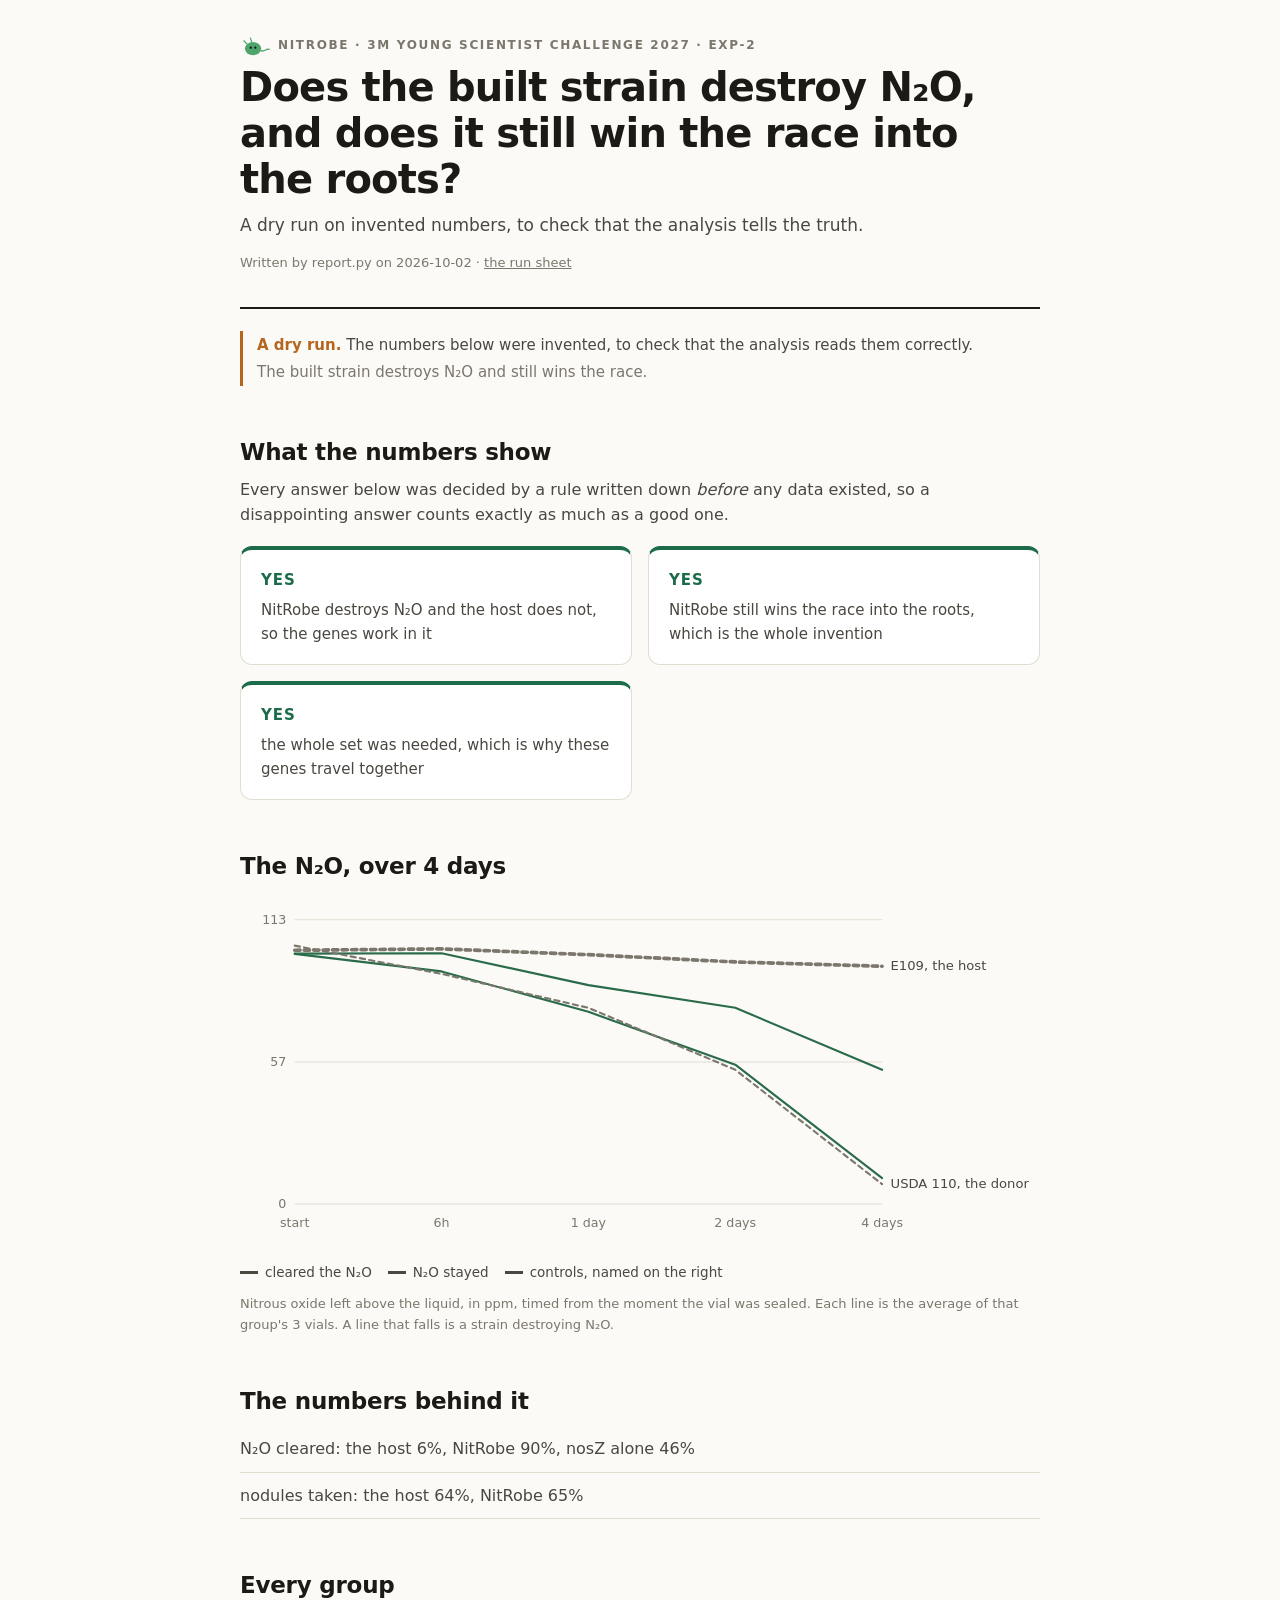
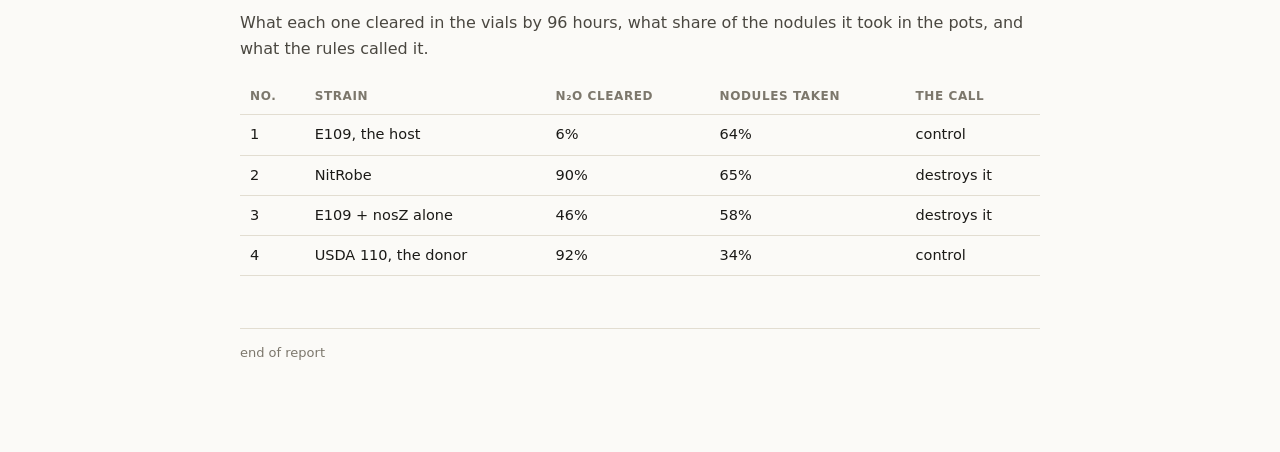
<file: work/experiments/results/exp-2/build-works/report.html>
<!doctype html>
<html lang="en"><head><meta charset="utf-8">
<meta name="viewport" content="width=device-width,initial-scale=1">
<title>Dry run: build-works &middot; exp-2</title>
<link rel="icon" href="../../../../../nitrobe.svg">
<style>
:root { --bg:#FBFAF7; --surface:#fff; --ink:#1B1A17; --ink-2:#4A4740;
        --ink-3:#7C776C; --rule:#E2DDD1; --good:#1C6B4A; --bad:#A33A2A;
        --warn:#B5651D; }
@media (prefers-color-scheme:dark) { :root:not([data-theme="light"]) {
  --bg:#14161A; --surface:#1B1E24; --ink:#F2EFE8; --ink-2:#BFBAAF;
  --ink-3:#8B867B; --rule:#2E333C; --good:#3E9E71; --bad:#E0705C;
  --warn:#E9A23C; } }
:root[data-theme="dark"] { --bg:#14161A; --surface:#1B1E24; --ink:#F2EFE8;
  --ink-2:#BFBAAF; --ink-3:#8B867B; --rule:#2E333C; --good:#3E9E71;
  --bad:#E0705C; --warn:#E9A23C; }
* { box-sizing:border-box }
body { margin:0; background:var(--bg); color:var(--ink);
       font:16px/1.6 ui-sans-serif,system-ui,-apple-system,"Segoe UI",sans-serif }
.wrap { max-width:56rem; margin:0 auto; padding:36px clamp(20px,4vw,48px) 88px }
header { border-bottom:2px solid var(--ink); padding-bottom:20px }
.eyebrow { font-size:12px; letter-spacing:.14em; text-transform:uppercase;
           color:var(--ink-3); font-weight:650; margin:0 0 8px;
           display:flex; align-items:center; gap:8px }
.eyebrow .mark { width:30px; height:20px }
h1 { font-size:clamp(26px,3.4vw,40px); line-height:1.15; margin:0 0 10px;
     letter-spacing:-.02em }
.sub { color:var(--ink-2); margin:0; font-size:17px }
.stamp { color:var(--ink-3); font-size:13px; margin-top:14px }
h2 { font-size:23px; margin:48px 0 6px; letter-spacing:-.01em }
h2 + .lede { color:var(--ink-2); margin:0 0 18px }
.banner { border-left:3px solid var(--warn); padding:2px 0 2px 14px;
          margin:22px 0 0; color:var(--ink-2); font-size:15px }
.banner b { color:var(--warn) }
.banner span { display:block; margin-top:3px; color:var(--ink-3) }
.cards { display:grid; gap:16px; margin:18px 0 0;
         grid-template-columns:repeat(auto-fit,minmax(290px,1fr)) }
.card { background:var(--surface); border:1px solid var(--rule);
        border-radius:12px; padding:18px 20px; border-top:4px solid var(--ink-3) }
.card.yes { border-top-color:var(--good) } .card.no { border-top-color:var(--bad) }
.card .call { font-size:15px; font-weight:680; letter-spacing:.06em;
              text-transform:uppercase; margin:0 0 6px }
.card.yes .call { color:var(--good) } .card.no .call { color:var(--bad) }
.card p { margin:0; font-size:15px; color:var(--ink-2) }
.facts { list-style:none; padding:0; margin:0 }
.facts li { border-bottom:1px solid var(--rule); padding:10px 0;
            color:var(--ink-2) }
table { border-collapse:collapse; width:100%; font-size:14.5px }
th,td { text-align:left; padding:8px 10px; border-bottom:1px solid var(--rule) }
th { font-size:12px; letter-spacing:.05em; text-transform:uppercase;
     color:var(--ink-3) }
figure { margin:18px 0 0 }
figcaption { color:var(--ink-3); font-size:13px; margin-top:10px }
.chart { width:100%; height:auto; display:block;
         --cleared:#2A6B4A; --stayed:#A8761C; --ref:#7C776C }
@media (prefers-color-scheme:dark) { :root:not([data-theme="light"]) .chart {
  --cleared:#3E9E71; --stayed:#B3842A; --ref:#8B867B } }
:root[data-theme="dark"] .chart { --cleared:#3E9E71; --stayed:#B3842A;
  --ref:#8B867B }
.chart .grid { stroke:var(--rule); stroke-width:1 }
.chart .axis { fill:var(--ink-3); font-size:12px }
.chart .lbl  { fill:var(--ink-2); font-size:12.5px }
.chart path { fill:none; stroke-width:2; stroke-linecap:round;
              stroke-linejoin:round }
.chart .s-cleared { stroke:var(--cleared) }
.chart .s-stayed  { stroke:var(--stayed) }
.chart .s-ref     { stroke:var(--ref); stroke-dasharray:5 4 }
.chart .thick { stroke-width:3.5 }
.key { display:flex; flex-wrap:wrap; gap:16px; margin:12px 0 0; padding:0;
       list-style:none; font-size:13.5px; color:var(--ink-2) }
.key li { display:flex; align-items:center; gap:7px }
.key i { width:18px; height:0; border-top-width:3px; border-top-style:solid;
         display:inline-block }
.end { color:var(--ink-3); font-size:13px; margin-top:52px;
       border-top:1px solid var(--rule); padding-top:14px }
a { color:inherit }
</style></head><body><div class="wrap">
<header>
  <p class="eyebrow"><img src="../../../../../nitrobe.svg" alt="" class="mark">
     NitRobe &middot; 3M Young Scientist Challenge 2027 &middot; exp-2</p>
  <h1>Does the built strain destroy N₂O, and does it still win the race into the roots?</h1>
  <p class="sub">A dry run on invented numbers, to check that the analysis tells the truth.</p>
  <p class="stamp">Written by report.py on 2026-10-02 &middot;
     <a href="../../../../../experiments/exp-2.html">the run sheet</a></p>
</header>
<div class="banner"><b>A dry run.</b> The numbers below were invented, to check that the analysis reads them correctly.<span>The built strain destroys N₂O and still wins the race.</span></div>

<h2>What the numbers show</h2>
<p class="lede">Every answer below was decided by a rule written down
<em>before</em> any data existed, so a disappointing answer counts exactly as
much as a good one.</p>
<div class="cards"><div class="card yes"><p class="call">Yes</p><p>NitRobe destroys N₂O and the host does not, so the genes work in it</p></div><div class="card yes"><p class="call">Yes</p><p>NitRobe still wins the race into the roots, which is the whole invention</p></div><div class="card yes"><p class="call">Yes</p><p>the whole set was needed, which is why these genes travel together</p></div></div>

<h2>The N₂O, over 4 days</h2>
<figure>
<svg class="chart" viewBox="0 0 760 330" role="img"
     aria-label="Nitrous oxide left in each vial over 96 hours.">
<line class="grid" x1="52" x2="610" y1="286.0" y2="286.0"/><text class="axis" x="44" y="290.0" text-anchor="end">0</text><line class="grid" x1="52" x2="610" y1="151.0" y2="151.0"/><text class="axis" x="44" y="155.0" text-anchor="end">57</text><line class="grid" x1="52" x2="610" y1="16.0" y2="16.0"/><text class="axis" x="44" y="20.0" text-anchor="end">113</text><path class="s-ref thick" d="M52.0,44.9 L191.5,43.6 L331.0,49.1 L470.5,56.0 L610.0,60.1"/><path class="s-cleared" d="M52.0,48.3 L191.5,65.0 L331.0,103.4 L470.5,153.6 L610.0,261.3"/><path class="s-cleared" d="M52.0,48.1 L191.5,47.8 L331.0,78.0 L470.5,99.5 L610.0,158.5"/><path class="s-ref" d="M52.0,40.5 L191.5,67.3 L331.0,99.6 L470.5,158.4 L610.0,267.1"/><text class="lbl" x="618.0" y="64.1">E109, the host</text><text class="lbl" x="618.0" y="271.1">USDA 110, the donor</text><text class="axis" x="52.0" y="308" text-anchor="middle">start</text><text class="axis" x="191.5" y="308" text-anchor="middle">6h</text><text class="axis" x="331.0" y="308" text-anchor="middle">1 day</text><text class="axis" x="470.5" y="308" text-anchor="middle">2 days</text><text class="axis" x="610.0" y="308" text-anchor="middle">4 days</text>
</svg>
<ul class="key">
<li><i style="border-color:var(--cleared)"></i>cleared the N₂O</li>
<li><i style="border-color:var(--stayed)"></i>N₂O stayed</li>
<li><i style="border-color:var(--ref)"></i>controls, named on the right</li>
</ul>
<figcaption>Nitrous oxide left above the liquid, in ppm, timed from the moment
the vial was sealed. Each line is the average of that group's 3 vials. A line
that falls is a strain destroying N₂O.</figcaption>
</figure>

<h2>The numbers behind it</h2>
<ul class="facts"><li>N₂O cleared: the host 6%, NitRobe 90%, nosZ alone 46%</li><li>nodules taken: the host 64%, NitRobe 65%</li></ul>

<h2>Every group</h2>
<p class="lede">What each one cleared in the vials by 96 hours, what share of the nodules it took in the pots, and what the rules called it.</p>
<table><thead><tr><th>No.</th><th>Strain</th><th>N₂O cleared</th><th>Nodules taken</th><th>The call</th></tr></thead><tbody><tr><td>1</td><td>E109, the host</td><td>6%</td><td>64%</td><td>control</td></tr><tr><td>2</td><td>NitRobe</td><td>90%</td><td>65%</td><td>destroys it</td></tr><tr><td>3</td><td>E109 + nosZ alone</td><td>46%</td><td>58%</td><td>destroys it</td></tr><tr><td>4</td><td>USDA 110, the donor</td><td>92%</td><td>34%</td><td>control</td></tr></tbody></table>

<div class="end">end of report</div>
</div></body></html>
</file>
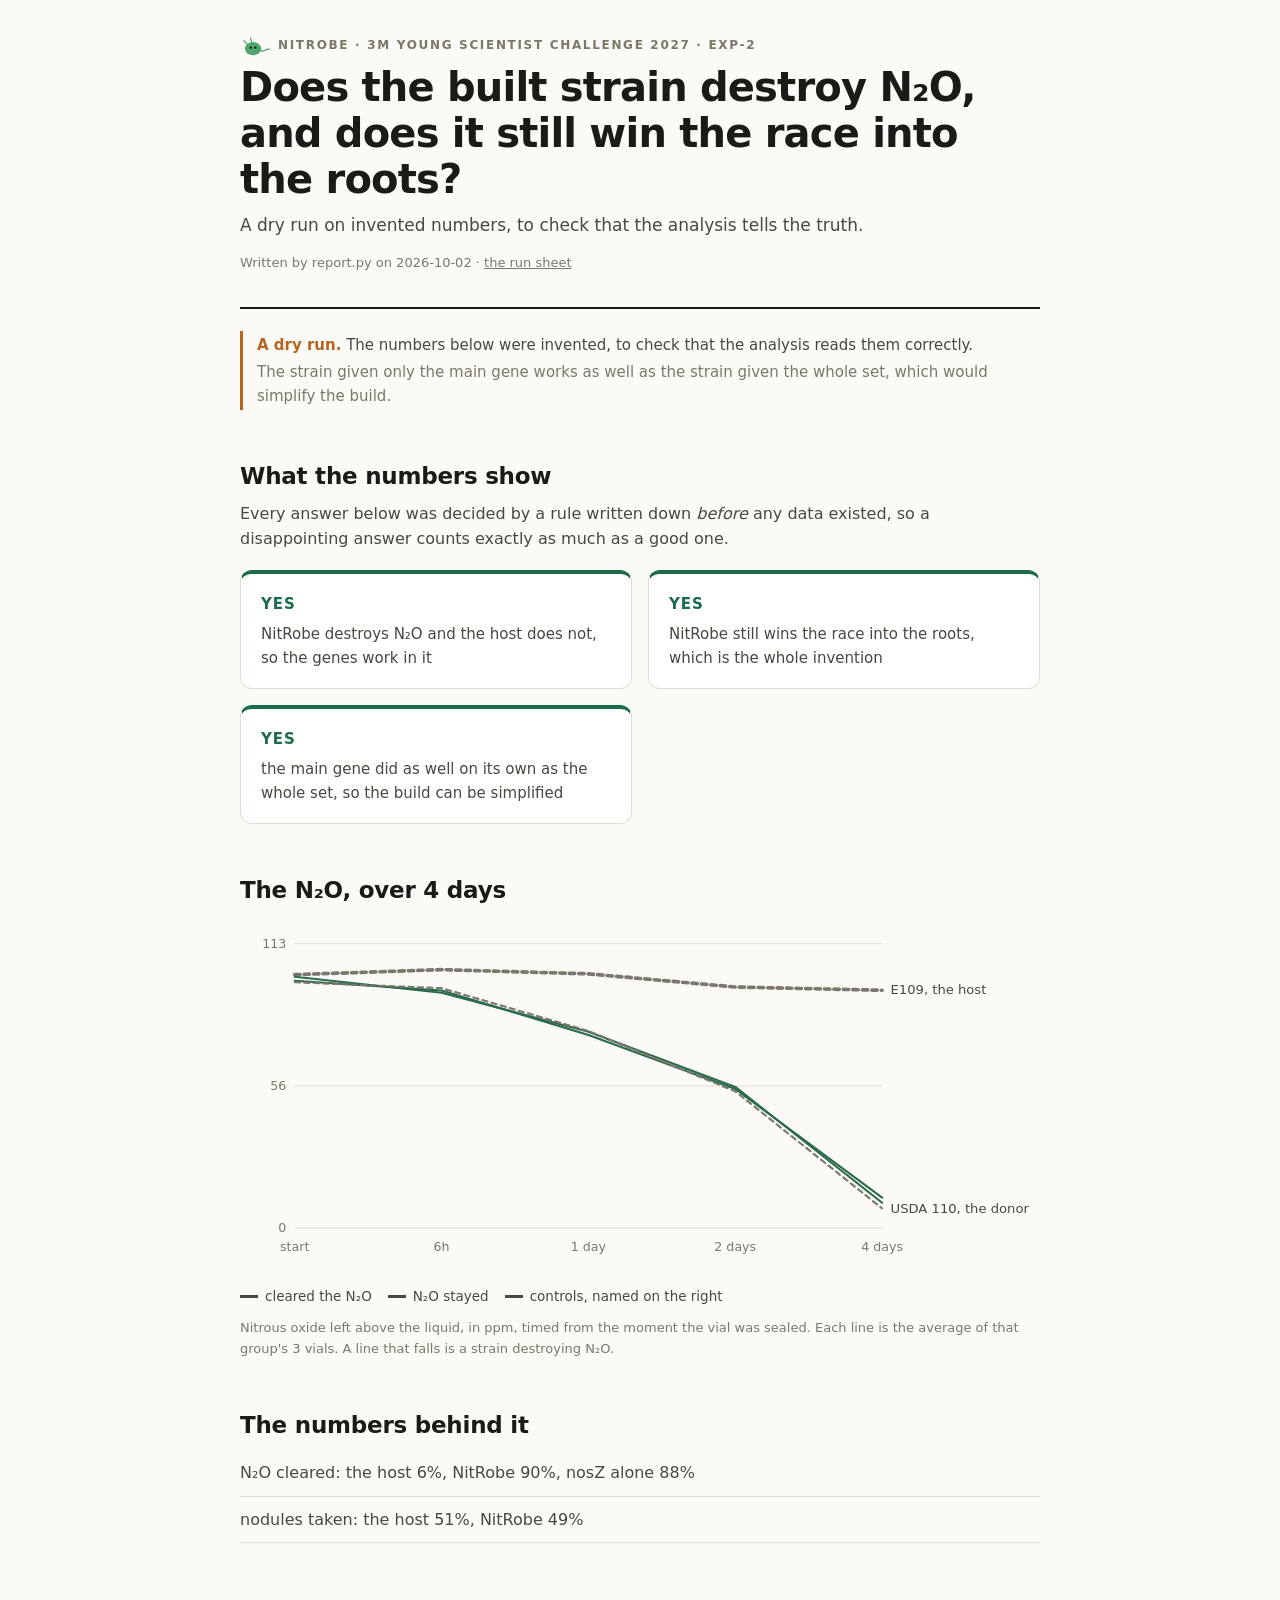
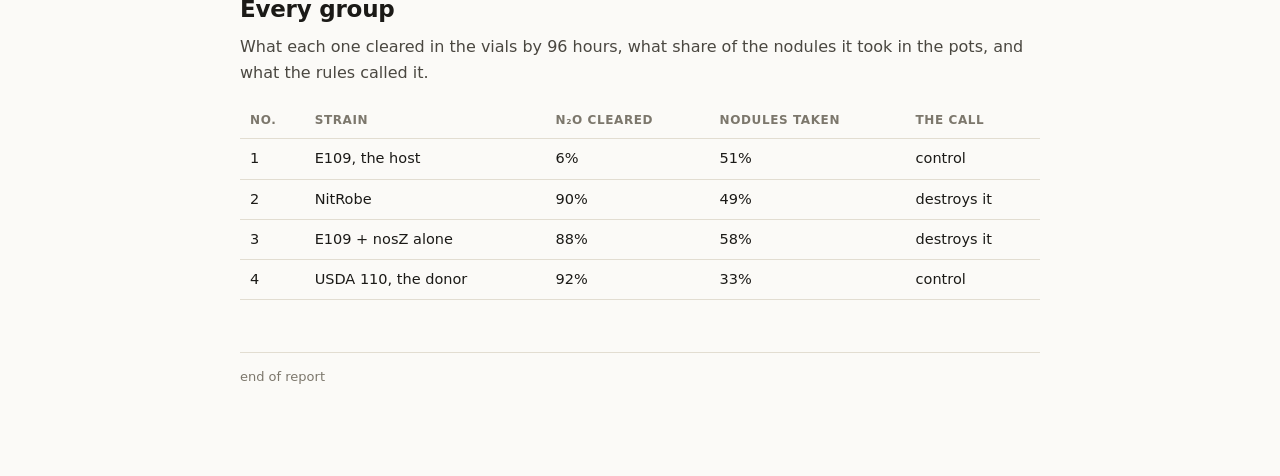
<file: work/experiments/results/exp-2/nosz-alone-is-enough/report.html>
<!doctype html>
<html lang="en"><head><meta charset="utf-8">
<meta name="viewport" content="width=device-width,initial-scale=1">
<title>Dry run: nosz-alone-is-enough &middot; exp-2</title>
<link rel="icon" href="../../../../../nitrobe.svg">
<style>
:root { --bg:#FBFAF7; --surface:#fff; --ink:#1B1A17; --ink-2:#4A4740;
        --ink-3:#7C776C; --rule:#E2DDD1; --good:#1C6B4A; --bad:#A33A2A;
        --warn:#B5651D; }
@media (prefers-color-scheme:dark) { :root:not([data-theme="light"]) {
  --bg:#14161A; --surface:#1B1E24; --ink:#F2EFE8; --ink-2:#BFBAAF;
  --ink-3:#8B867B; --rule:#2E333C; --good:#3E9E71; --bad:#E0705C;
  --warn:#E9A23C; } }
:root[data-theme="dark"] { --bg:#14161A; --surface:#1B1E24; --ink:#F2EFE8;
  --ink-2:#BFBAAF; --ink-3:#8B867B; --rule:#2E333C; --good:#3E9E71;
  --bad:#E0705C; --warn:#E9A23C; }
* { box-sizing:border-box }
body { margin:0; background:var(--bg); color:var(--ink);
       font:16px/1.6 ui-sans-serif,system-ui,-apple-system,"Segoe UI",sans-serif }
.wrap { max-width:56rem; margin:0 auto; padding:36px clamp(20px,4vw,48px) 88px }
header { border-bottom:2px solid var(--ink); padding-bottom:20px }
.eyebrow { font-size:12px; letter-spacing:.14em; text-transform:uppercase;
           color:var(--ink-3); font-weight:650; margin:0 0 8px;
           display:flex; align-items:center; gap:8px }
.eyebrow .mark { width:30px; height:20px }
h1 { font-size:clamp(26px,3.4vw,40px); line-height:1.15; margin:0 0 10px;
     letter-spacing:-.02em }
.sub { color:var(--ink-2); margin:0; font-size:17px }
.stamp { color:var(--ink-3); font-size:13px; margin-top:14px }
h2 { font-size:23px; margin:48px 0 6px; letter-spacing:-.01em }
h2 + .lede { color:var(--ink-2); margin:0 0 18px }
.banner { border-left:3px solid var(--warn); padding:2px 0 2px 14px;
          margin:22px 0 0; color:var(--ink-2); font-size:15px }
.banner b { color:var(--warn) }
.banner span { display:block; margin-top:3px; color:var(--ink-3) }
.cards { display:grid; gap:16px; margin:18px 0 0;
         grid-template-columns:repeat(auto-fit,minmax(290px,1fr)) }
.card { background:var(--surface); border:1px solid var(--rule);
        border-radius:12px; padding:18px 20px; border-top:4px solid var(--ink-3) }
.card.yes { border-top-color:var(--good) } .card.no { border-top-color:var(--bad) }
.card .call { font-size:15px; font-weight:680; letter-spacing:.06em;
              text-transform:uppercase; margin:0 0 6px }
.card.yes .call { color:var(--good) } .card.no .call { color:var(--bad) }
.card p { margin:0; font-size:15px; color:var(--ink-2) }
.facts { list-style:none; padding:0; margin:0 }
.facts li { border-bottom:1px solid var(--rule); padding:10px 0;
            color:var(--ink-2) }
table { border-collapse:collapse; width:100%; font-size:14.5px }
th,td { text-align:left; padding:8px 10px; border-bottom:1px solid var(--rule) }
th { font-size:12px; letter-spacing:.05em; text-transform:uppercase;
     color:var(--ink-3) }
figure { margin:18px 0 0 }
figcaption { color:var(--ink-3); font-size:13px; margin-top:10px }
.chart { width:100%; height:auto; display:block;
         --cleared:#2A6B4A; --stayed:#A8761C; --ref:#7C776C }
@media (prefers-color-scheme:dark) { :root:not([data-theme="light"]) .chart {
  --cleared:#3E9E71; --stayed:#B3842A; --ref:#8B867B } }
:root[data-theme="dark"] .chart { --cleared:#3E9E71; --stayed:#B3842A;
  --ref:#8B867B }
.chart .grid { stroke:var(--rule); stroke-width:1 }
.chart .axis { fill:var(--ink-3); font-size:12px }
.chart .lbl  { fill:var(--ink-2); font-size:12.5px }
.chart path { fill:none; stroke-width:2; stroke-linecap:round;
              stroke-linejoin:round }
.chart .s-cleared { stroke:var(--cleared) }
.chart .s-stayed  { stroke:var(--stayed) }
.chart .s-ref     { stroke:var(--ref); stroke-dasharray:5 4 }
.chart .thick { stroke-width:3.5 }
.key { display:flex; flex-wrap:wrap; gap:16px; margin:12px 0 0; padding:0;
       list-style:none; font-size:13.5px; color:var(--ink-2) }
.key li { display:flex; align-items:center; gap:7px }
.key i { width:18px; height:0; border-top-width:3px; border-top-style:solid;
         display:inline-block }
.end { color:var(--ink-3); font-size:13px; margin-top:52px;
       border-top:1px solid var(--rule); padding-top:14px }
a { color:inherit }
</style></head><body><div class="wrap">
<header>
  <p class="eyebrow"><img src="../../../../../nitrobe.svg" alt="" class="mark">
     NitRobe &middot; 3M Young Scientist Challenge 2027 &middot; exp-2</p>
  <h1>Does the built strain destroy N₂O, and does it still win the race into the roots?</h1>
  <p class="sub">A dry run on invented numbers, to check that the analysis tells the truth.</p>
  <p class="stamp">Written by report.py on 2026-10-02 &middot;
     <a href="../../../../../experiments/exp-2.html">the run sheet</a></p>
</header>
<div class="banner"><b>A dry run.</b> The numbers below were invented, to check that the analysis reads them correctly.<span>The strain given only the main gene works as well as the strain given the whole set, which would simplify the build.</span></div>

<h2>What the numbers show</h2>
<p class="lede">Every answer below was decided by a rule written down
<em>before</em> any data existed, so a disappointing answer counts exactly as
much as a good one.</p>
<div class="cards"><div class="card yes"><p class="call">Yes</p><p>NitRobe destroys N₂O and the host does not, so the genes work in it</p></div><div class="card yes"><p class="call">Yes</p><p>NitRobe still wins the race into the roots, which is the whole invention</p></div><div class="card yes"><p class="call">Yes</p><p>the main gene did as well on its own as the whole set, so the build can be simplified</p></div></div>

<h2>The N₂O, over 4 days</h2>
<figure>
<svg class="chart" viewBox="0 0 760 330" role="img"
     aria-label="Nitrous oxide left in each vial over 96 hours.">
<line class="grid" x1="52" x2="610" y1="286.0" y2="286.0"/><text class="axis" x="44" y="290.0" text-anchor="end">0</text><line class="grid" x1="52" x2="610" y1="151.0" y2="151.0"/><text class="axis" x="44" y="155.0" text-anchor="end">56</text><line class="grid" x1="52" x2="610" y1="16.0" y2="16.0"/><text class="axis" x="44" y="20.0" text-anchor="end">113</text><path class="s-ref thick" d="M52.0,45.3 L191.5,40.5 L331.0,44.5 L470.5,57.0 L610.0,60.1"/><path class="s-cleared" d="M52.0,47.3 L191.5,62.4 L331.0,99.6 L470.5,151.9 L610.0,262.0"/><path class="s-cleared" d="M52.0,51.0 L191.5,60.3 L331.0,102.5 L470.5,153.8 L610.0,257.1"/><path class="s-ref" d="M52.0,52.5 L191.5,58.1 L331.0,98.8 L470.5,156.1 L610.0,267.3"/><text class="lbl" x="618.0" y="64.1">E109, the host</text><text class="lbl" x="618.0" y="271.3">USDA 110, the donor</text><text class="axis" x="52.0" y="308" text-anchor="middle">start</text><text class="axis" x="191.5" y="308" text-anchor="middle">6h</text><text class="axis" x="331.0" y="308" text-anchor="middle">1 day</text><text class="axis" x="470.5" y="308" text-anchor="middle">2 days</text><text class="axis" x="610.0" y="308" text-anchor="middle">4 days</text>
</svg>
<ul class="key">
<li><i style="border-color:var(--cleared)"></i>cleared the N₂O</li>
<li><i style="border-color:var(--stayed)"></i>N₂O stayed</li>
<li><i style="border-color:var(--ref)"></i>controls, named on the right</li>
</ul>
<figcaption>Nitrous oxide left above the liquid, in ppm, timed from the moment
the vial was sealed. Each line is the average of that group's 3 vials. A line
that falls is a strain destroying N₂O.</figcaption>
</figure>

<h2>The numbers behind it</h2>
<ul class="facts"><li>N₂O cleared: the host 6%, NitRobe 90%, nosZ alone 88%</li><li>nodules taken: the host 51%, NitRobe 49%</li></ul>

<h2>Every group</h2>
<p class="lede">What each one cleared in the vials by 96 hours, what share of the nodules it took in the pots, and what the rules called it.</p>
<table><thead><tr><th>No.</th><th>Strain</th><th>N₂O cleared</th><th>Nodules taken</th><th>The call</th></tr></thead><tbody><tr><td>1</td><td>E109, the host</td><td>6%</td><td>51%</td><td>control</td></tr><tr><td>2</td><td>NitRobe</td><td>90%</td><td>49%</td><td>destroys it</td></tr><tr><td>3</td><td>E109 + nosZ alone</td><td>88%</td><td>58%</td><td>destroys it</td></tr><tr><td>4</td><td>USDA 110, the donor</td><td>92%</td><td>33%</td><td>control</td></tr></tbody></table>

<div class="end">end of report</div>
</div></body></html>
</file>
<file: site.css>
/* The outreach site. Same palette, type and rhythm as the PDFs -- the two are
   built from the same markdown and should feel like one thing. What differs is
   what a screen needs: a nav bar, wider measure control and tappable targets.

   One palette, always, and never the system's dark theme. The same pages are
   printed to PDF and handed to people on paper, and a reader holding both
   should not be looking at two different documents. */

:root {
  --ink:      #1a1a1a;
  --ink-2:    #4a4a4a;
  --ink-3:    #6b6b6b;
  --accent:   #b3401f;
  --accent-2: #8a3317;
  --gold:     #b08d3e;        /* the version line, as in the PDFs */
  --foot:     #877060;        /* the footer line, exactly as stamped on the PDFs */
  --foot-rule:#e6dbd4;        /* and the warm hairline above it */
  --rule:     #e2ddd9;
  --rule-2:   #f0ecea;
  --bg:       #fdfcfb;
  --bg-2:     #f7f3f1;
  --col:      44rem;          /* wide enough that no page title wraps */
  color-scheme: light;        /* never the system's dark theme */
  --serif:    "Charter", "Georgia", "Times New Roman", serif;
  --sans:     "Helvetica Neue", Helvetica, Arial, sans-serif;
}

* { box-sizing: border-box; }
html { font-size: 18px; }
body {
  margin: 0; background: var(--bg); color: var(--ink);
  font-family: var(--serif); line-height: 1.62;
  -webkit-text-size-adjust: 100%;
}

/* ---------------------------------------------------------------- the nav */

.nav {
  position: sticky; top: 0; z-index: 10;
  /* One row: the logo block, then the tabs. The tabs are the only thing that
     wraps, and because the row centres its items the logo stays vertically
     centred against them whether they take one line or three. */
  display: flex; align-items: center; gap: 0.6rem 1.6rem;
  padding: 0.6rem clamp(1rem, 5vw, 3rem);
  background: var(--bg); border-bottom: 1px solid var(--rule);
}
.nav .brand {
  display: flex; align-items: center; gap: 0.5rem;
  flex: none; color: var(--ink); text-decoration: none; border: 0;
}
.nav .brand img { width: 82px; height: 60px; }
/* The name over the version, the way the PDFs stack them. */
.nav .brand .wordmark { position: relative; }
.nav .brand b {
  font-family: var(--sans); font-size: 1.05rem; line-height: 1.15;
  letter-spacing: -0.01em;
}
.nav .brand .ver {
  /* Pulled up into the descender space the name's line box leaves below it:
     top:100% is the bottom of that box, not the bottom of the letters. */
  position: absolute; top: 100%; left: 0; margin-top: -0.16rem;
  font-family: var(--sans); font-size: 0.6rem; font-weight: 700;
  line-height: 1; letter-spacing: 0.06em; color: var(--gold);
}
.nav .links { display: flex; flex-wrap: wrap; gap: 0.35rem 1.1rem; }
.nav .links a {
  font-family: var(--sans); font-size: 0.82rem; letter-spacing: 0.01em;
  color: var(--ink-3); text-decoration: none; border: 0;
  padding: 0.15rem 0; white-space: nowrap;
}
.nav .links a:hover { color: var(--accent); }
/* The five versions, behind one word. */
.nav .vers { position: relative; }
.nav .vers summary {
  font-family: var(--sans); font-size: 0.82rem; letter-spacing: 0.01em;
  color: var(--ink-2); cursor: pointer; list-style: none;
  display: flex; align-items: center; gap: 0.3rem; white-space: nowrap;
}
.nav .vers summary::-webkit-details-marker { display: none; }
/* A caret drawn rather than typed, so it turns when the panel opens. */
.nav .vers summary::after {
  content: ""; width: 0.32rem; height: 0.32rem; margin-top: -0.18rem;
  border-right: 1.5px solid currentColor; border-bottom: 1.5px solid currentColor;
  transform: rotate(45deg); transition: transform .15s ease;
}
.nav .vers[open] summary::after { transform: rotate(-135deg); margin-top: 0.1rem; }
.nav .vers summary:hover { color: var(--accent); }
.nav .vers .panel {
  position: absolute; top: calc(100% + 0.5rem); left: -0.9rem;
  display: flex; flex-direction: column; min-width: 15rem;
  padding: 0.35rem 0; background: var(--bg);
  border: 1px solid var(--rule); border-radius: 3px;
  box-shadow: 0 14px 28px -20px rgba(0, 0, 0, 0.55); z-index: 20;
}
.nav .vers .panel a {
  padding: 0.4rem 0.9rem; white-space: nowrap; border: 0;
}
.nav .vers .panel a:hover { background: var(--bg-2); color: var(--accent); }
.nav .links a.here {
  color: var(--ink); font-weight: 600;
  border-bottom: 2px solid var(--accent);
}
.nav .menu { display: none; }

/* ------------------------------------------------------------ the version */

/* Which version this is, as a pill under the name on every page. Part of the
   mark, so it goes where the mark goes: the landing page listing every
   version. */
.nav .brand .wordmark {
  display: flex; flex-direction: column; align-items: center; gap: 0.25rem;
}
.nav .brand b { line-height: 1; }
.nav .vpill {
  display: inline-flex; align-items: center; gap: 0.4rem; align-self: center;
  padding: 0.14rem 0.6rem 0.14rem 0.14rem; border-radius: 999px;
  background: var(--accent); color: #fff;
  box-shadow: 0 1px 2px rgba(0, 0, 0, 0.18);
  font-family: var(--sans); font-size: 0.74rem; font-weight: 600;
  letter-spacing: 0.01em; white-space: nowrap; line-height: 1.2;
}
.nav .vpill b {
  background: #fff; color: var(--accent); font-size: 0.64rem; font-weight: 800;
  letter-spacing: 0.06em; line-height: 1; padding: 0.24rem 0.42rem;
  border-radius: 999px;
}
.nav .brand:hover .vpill { background: var(--accent-2); }

/* --------------------------------------------------------------- the page */

/* Everything pandoc writes sits inside <main class="page">. */
.page > h1, .page > h2, .page > h3, .page > p, .page > ul, .page > ol,
.page > table, .page > blockquote, .page > hr, .page > div, .page > figure,
.page > details, .page > pre {
  max-width: var(--col); margin-left: auto; margin-right: auto;
  padding-left: clamp(1rem, 5vw, 0rem); padding-right: clamp(1rem, 5vw, 0rem);
}

/* The print stylesheet's h1, converted: 19pt on an 11.5pt body is 1.65rem
   here, and the rule is the heading's own bottom border rather than a
   separate line, which is what puts it exactly 0.35em under the text. */
h1 {
  font-family: var(--sans); font-size: 1.65rem; line-height: 1.2;
  font-weight: 700; letter-spacing: -0.01em; text-wrap: balance;
  margin: 2.2rem auto 0.6em; padding-bottom: 0.35em;
  border-bottom: 2px solid var(--accent);
}
h2 {
  font-family: var(--sans); font-size: 1.32rem; font-weight: 700;
  letter-spacing: -0.01em; color: var(--accent-2);
  margin: 2.6rem auto 0.7rem;
}
/* h2 names a section, h3 names a step inside one. Both are headings, so both
   carry the heading colour; size and weight keep them apart. */
h3 {
  font-family: var(--sans); font-size: 0.98rem; font-weight: 700;
  color: var(--accent-2); margin: 1.9rem auto 0.5rem;
}
/* Folds carry their own little document inside: the protocol has materials,
   steps and rules. h2/h3 are taken by the page, so h4 is the fold's heading. */
.page > details h4 {
  font-family: var(--sans); font-size: 0.95rem; font-weight: 700;
  color: var(--accent-2); margin: 1.7rem auto 0.55rem;
}
/* A filename as a heading. The <code> inside was inheriting plain ink, so a
   sheet's name read quieter than the headings around it. */
h2 > code, h3 > code, .page > details h4 > code {
  color: inherit; background: none; padding: 0; font-size: 0.94em;
}
h3 > code { color: var(--accent-2); }

p { margin: 0 auto 0.95rem; }
a { color: var(--accent); text-decoration: none; border-bottom: 1px solid var(--rule); }
a:hover { border-bottom-color: var(--accent); }
/* A filename or a path inside a link still has to read as a link. The code
   chip's background covers the underline and its colour replaces the one
   that says "this goes somewhere". */
a > code { background: none; padding: 0; color: inherit; }
strong { font-weight: 700; }
code {
  font-family: "SF Mono", Menlo, monospace; font-size: 0.85em;
  background: var(--bg-2); padding: 0.1em 0.35em; border-radius: 3px;
}
/* Inside a block, that inline padding indents the first line and reads as a
   stray space in front of the sequence. The block draws its own box. */
pre code { padding: 0; background: none; border-radius: 0; font-size: inherit; }
hr { border: 0; border-top: 1px solid var(--rule); margin: 2.4rem auto; }

/* Bullets: one shape everywhere, matching the print. */
ul { list-style: none; margin: 1rem auto 1.3rem; padding-left: 1.15rem; }
ul > li { position: relative; margin-bottom: 0.75rem; }
ul > li::before {
  content: ""; position: absolute; left: -0.85rem; top: 0.62em;
  width: 5px; height: 5px; border-radius: 50%; background: var(--ink);
}
ul ul { margin: 0.55rem 0 0.3rem; padding-left: 1.1rem; }
ul ul > li::before {
  background: transparent; border: 1px solid var(--ink); width: 5px; height: 5px;
}
/* A checklist already has a marker: the checkbox. Pandoc marks these lists
   list-style:none, but our bullet is drawn by ::before, so it survived and
   printed a second dot beside every box. */
ul.task-list { padding-left: 0.1rem; }
ul.task-list > li::before { content: none; }
ul.task-list > li input[type="checkbox"] { margin-right: 0.45rem; }

ol { margin: 1rem auto 1.3rem; padding-left: 1.4rem; }
ol li { margin-bottom: 0.5rem; }

/* A divider row inside a table: it labels the rows under it rather than
   holding data of its own, so it takes the heading colour and loses the
   bold weight that would make it compete with the cells. */
.rowhead {
  font-family: var(--sans); font-size: 0.72rem; font-weight: 700;
  letter-spacing: 0.08em; text-transform: uppercase; color: var(--accent-2);
}

blockquote {
  margin: 1.4rem auto; padding: 0.9rem 1.2rem;
  border-left: 3px solid var(--accent); background: var(--bg-2);
}
blockquote p:last-child { margin-bottom: 0; }

/* Tables scroll rather than pushing the page sideways. */
/* A wide table scrolls inside its own box rather than pushing the page
   sideways. The scrolling belongs to a wrapper the build puts around every
   table, not to the table itself: display:block on a table stops it filling
   the column, and splitting thead and tbody into separate tables to get that
   back leaves their columns free to disagree -- which is exactly what a
   header sitting over the wrong column looks like. */
/* A thumbnail of the organism a gene came out of, in the gene tables. The
   larger preview it opens on hover cannot live inside the cell: a table sits
   in a box that scrolls sideways, and a box that scrolls clips anything
   growing out of it. So the preview is placed on the page instead, by the
   script in the footer, and only its look is set here. */
.orgpic {
  width: 30px; height: 30px; object-fit: cover; display: block;
  border-radius: 3px; border: 1px solid var(--rule); background: var(--bg-2);
}
/* In its own column the picture needs no room around it, and the cell should
   not stretch to a word's width. In the trace pages it sits inline in a
   sentence instead, so it lines up with the text there. */
td:has(> .orgpic) { padding: 0.5rem 0 0.5rem 0.4rem; width: 30px; }
li .orgpic, p .orgpic { display: inline-block; vertical-align: -0.55em;
                        margin-right: 0.15rem; }
#orgpreview {
  position: fixed; z-index: 40; pointer-events: none;
  padding: 4px; border-radius: 5px;
  background: var(--bg); border: 1px solid var(--rule);
  box-shadow: 0 10px 30px -12px rgba(0, 0, 0, 0.45);
}
#orgpreview img { display: block; width: 220px; border-radius: 3px; }
#orgpreview b {
  display: block; font-family: var(--sans); font-size: 0.7rem;
  font-style: italic; color: var(--ink-2); padding: 0.3rem 0.1rem 0.1rem;
}
#orgpreview[hidden] { display: none; }

.tablewrap { overflow-x: auto; }
.tablewrap > table { width: 100%; margin: 1.2rem 0 1.6rem; }
table {
  border-collapse: collapse; width: 100%; font-family: var(--sans);
  font-size: 0.82rem; margin: 1.2rem auto 1.6rem;
}
th {
  text-align: left; font-size: 0.7rem; text-transform: uppercase;
  letter-spacing: 0.06em; color: var(--ink-3); font-weight: 700;
  border-bottom: 2px solid var(--ink-2); padding: 0.5rem 0.7rem 0.4rem;
}
td { padding: 0.55rem 0.7rem; border-bottom: 1px solid var(--rule-2);
     vertical-align: top; }
tr:last-child td { border-bottom: 1px solid var(--ink-2); }

/* The byline is in the footer of every page, so the copy inline at the end of
   a document would say it twice. It stays in the markdown because the PDFs
   have no such footer and need it -- and the rule that introduced it goes too,
   or the page ends on a line with nothing under it. */
.sig, hr:has(+ .sig) { display: none; }

/* ------------------------------------------------------- the front matter */

.hero {
  display: flex; gap: 1.4rem; align-items: center;
  max-width: 40rem; margin: 0 auto;
  padding-left: clamp(1rem, 5vw, 0rem); padding-right: clamp(1rem, 5vw, 0rem);
}
.hero .portrait { margin: 0; flex: none; text-align: center; }
.hero .portrait img {
  width: 116px; height: 116px; object-fit: cover; border-radius: 50%;
  border: 2px solid var(--rule); display: block;
}
.hero .portrait figcaption {
  font-family: "Bradley Hand", "Noteworthy", "Segoe Script", cursive;
  font-size: 1.15rem; font-weight: 700; color: var(--accent-2);
  margin-top: 0.35rem;
}
.hero > div > p { padding: 0; }

.strip {
  display: flex; gap: 1rem; max-width: 40rem; margin: 1.6rem auto 2rem;
  padding-left: clamp(1rem, 5vw, 0rem); padding-right: clamp(1rem, 5vw, 0rem);
}
.strip figure { margin: 0; flex: 1; text-align: center; }
.strip img {
  width: 100%; height: 108px; object-fit: cover; border-radius: 4px;
  border: 1px solid var(--rule);
}
.strip figcaption {
  font-family: var(--sans); font-size: 0.68rem; line-height: 1.4;
  color: var(--ink-3); margin-top: 0.45rem;
}

.sig {
  text-align: right; font-family: var(--sans); font-size: 0.8rem;
  color: var(--ink-3); letter-spacing: 0.01em;
}
.sig b { color: var(--ink); }

/* ------------------------------------------------------------- the footer */

.foot {
  margin-top: 4rem; padding: 1.4rem clamp(1rem, 5vw, 3rem) 3rem;
  border-top: 1px solid var(--foot-rule); text-align: center;
}
.foot p { font-family: var(--sans); margin: 0 auto 0.4rem; }
.foot .line { font-size: 0.72rem; color: var(--foot); letter-spacing: 0.01em; }
.foot .who { font-size: 0.72rem; color: var(--foot); }
.foot .who b { color: var(--foot); font-weight: 700; }

@media (max-width: 48rem) { :root { --col: 40rem; } }

/* Phones, both ways up. Seven tabs wrap to four ragged rows in portrait, and
   in landscape a phone has so little height that even two rows of them crowd
   the page off the screen. So below this width -- wide enough to catch a
   phone held sideways -- the tabs fold behind a button on the right. The logo
   does not move: it stays at the left end of the same bar it is on
   everywhere else. */
@media (max-width: 56rem) {
  .nav { flex-wrap: nowrap; padding: 0.45rem clamp(1rem, 5vw, 3rem); }
  .nav .brand img { width: 60px; height: 44px; }

  /* Bigger than it looks: the bars are 18px wide, the target around them is
     44px, which is the smallest a thumb reliably hits. */
  .nav .menu {
    display: flex; margin-left: auto; margin-right: -0.6rem;
    flex-direction: column; justify-content: center; align-items: center;
    gap: 4px; width: 44px; height: 44px; flex: none;
    padding: 0; border: 0; background: none; cursor: pointer;
    -webkit-appearance: none; appearance: none;
    -webkit-tap-highlight-color: transparent;
  }
  .nav .menu span {
    display: block; width: 18px; height: 2px; border-radius: 1px;
    background: var(--ink-2); transition: transform .18s ease, opacity .12s ease;
    /* Safari on iOS decides whether a click propagates from the element the
       finger actually landed on, and a bare span is not something it counts
       as clickable. Taking the bars out of hit-testing makes the button
       itself the target every time. */
    pointer-events: none;
  }
  /* Open: the outer bars swing into a cross and the middle one goes. The 6px
     is the bar height plus the gap, so each one reaches the centre first. */
  .nav .menu[aria-expanded="true"] span:nth-child(1) {
    transform: translateY(6px) rotate(45deg);
  }
  .nav .menu[aria-expanded="true"] span:nth-child(2) { opacity: 0; }
  .nav .menu[aria-expanded="true"] span:nth-child(3) {
    transform: translateY(-6px) rotate(-45deg);
  }

  /* The panel overlays the page rather than pushing it down, so opening the
     menu never moves the text the reader was looking at. */
  .nav .links { display: none; }
  .nav.open .links {
    display: flex; position: absolute; top: 100%; left: 0; right: 0;
    /* nowrap, or a capped height turns the column into ragged columns. */
    flex-direction: column; flex-wrap: nowrap; align-items: stretch; gap: 0;
    padding: 0.3rem 0 0.6rem;
    background: var(--bg); border-bottom: 1px solid var(--rule);
    box-shadow: 0 12px 24px -18px rgba(0, 0, 0, 0.5);
    /* Sideways there is room for about four rows, so the rest scroll. */
    max-height: calc(100vh - var(--nav-h, 4rem)); overflow-y: auto;
  }
  .nav .links a {
    font-size: 0.95rem; padding: 0.6rem clamp(1rem, 5vw, 3rem);
    white-space: normal;
  }
  /* In the drawer there is a column to spare, so the versions are simply
     listed rather than hidden behind another thing to open. */
  .nav .vers .panel {
    position: static; display: flex; min-width: 0; padding: 0;
    border: 0; border-radius: 0; box-shadow: none; background: none;
  }
  .nav .vers summary { display: none; }
  .nav .vers .panel a { padding: 0.6rem clamp(1rem, 5vw, 3rem); white-space: normal; }
  /* The underline marking the current tab would run the whole width of a row
     here, so it becomes a rule down the left edge instead. */
  .nav .links a.here {
    border-bottom: 0; box-shadow: inset 3px 0 0 var(--accent);
  }
}

/* Portrait. The title is set for a wide measure and would take four lines. */
@media (max-width: 40rem) {
  h1 { margin-top: 1.5rem; font-size: 1.55rem; line-height: 1.2; }
  .nav .brand img { width: 52px; height: 38px; }
  .nav .brand b { font-size: 0.98rem; }
  /* The pill carries a version name as long as "Earth microbes at work", and
     the bar here is one row that cannot wrap. So it gives up size before it
     gives up the menu button's 44px of thumb. */
  .nav .brand { min-width: 0; }
  .nav .brand .wordmark { min-width: 0; max-width: 100%; }
  .nav .vpill {
    font-size: 0.66rem; gap: 0.3rem;
    padding: 0.12rem 0.5rem 0.12rem 0.12rem; max-width: 100%;
  }
  .nav .vpill b { font-size: 0.57rem; padding: 0.2rem 0.34rem; }
}

@media (max-width: 34rem) {
  html { font-size: 17px; }
  /* Narrowest phones. The mark gives up a little more size so the pill keeps
     its whole version name and the menu button keeps its 44px of thumb. */
  .nav .brand img { width: 44px; height: 32px; }
  .nav .vpill { font-size: 0.62rem; }
  .hero { flex-direction: column; align-items: flex-start; gap: 1rem; }
  .strip { flex-direction: column; }
  .strip img { height: 150px; }
  table { font-size: 0.78rem; }
}

/* ------------------------------------------------- landing on a #section */

/* Arriving from a link like /review.html#the-problem, the reader has to see
   the section title -- otherwise they land mid-sentence with no idea where
   they are. Two things get in the way: the nav bar is sticky, so it covers
   whatever the browser scrolls to the top; and for a GitHub-style anchor the
   thing scrolled to is the empty alias span sitting just above the heading.
   A scroll margin the height of the nav plus a comfortable gap puts the
   heading clear of the bar in both cases. */
:root { --nav-h: 3.4rem; }
h1, h2, h3, h4, .alias { scroll-margin-top: calc(var(--nav-h) + 1.4rem); }
.alias { display: block; height: 0; }

/* No smooth scrolling. Gliding to a section is a nicety; the cost of it is
   that every programmatic scroll becomes an animation that can be dropped or
   interrupted, and on a phone that showed up as the page opening below its
   own nav bar with the title cut in half. A jump always arrives. */
/* Scroll anchoring keeps the content under the reader still while something
   above it loads. At the very top of a page that works against us: the nav
   and the title grow as the webfont arrives, and holding the text still
   leaves the page scrolled past its own header. */
html { overflow-anchor: none; }

/* Reopening a tab, iOS gives the page the whole screen and then draws its
   address bar over the top of it, hiding the first hundred points or so.
   Script spots that and sets this class; the page steps its content down far
   enough to clear the bar. Roughly 44pt of toolbar below the status bar or
   the notch, which is what the inset measures. */
html.bars-over body {
  padding-top: calc(env(safe-area-inset-top, 0px) + 56px);
  /* Stepping the content down must not make the page taller, or it gains
     exactly that much empty scroll under the footer: the reader reaches the
     end of the writing and can still keep going, through a hundred points of
     nothing. Take the same amount back off the bottom, so the document is the
     height it always was and only its contents have moved. */
  margin-bottom: calc(-1 * (env(safe-area-inset-top, 0px) + 56px));
}

/* And the heading they landed on says so for a moment, then lets go. */
@keyframes land {
  from { background: var(--bg-2); box-shadow: -0.5rem 0 0 var(--bg-2),
                                               0.5rem 0 0 var(--bg-2); }
  to   { background: transparent; box-shadow: none; }
}
h1:target, h2:target, h3:target, .alias:target + h1,
.alias:target + h2, .alias:target + h3 { animation: land 2.4s ease-out 1; }
@media (prefers-reduced-motion: reduce) {
  h1:target, h2:target, h3:target, .alias:target + h1,
  .alias:target + h2, .alias:target + h3 { animation: none; }
}

/* --------------------------------------------------------------- figures */

/* The diagrams. Natural size where there is room and no larger, so a figure
   drawn at 960 is never blown up to fill a wider column; below that it simply
   shrinks. A wide figure is allowed past the text measure, because a cassette
   drawn to scale stops being readable at 44rem. */
.fig { margin: 2rem auto; }
.fig img { display: block; max-width: 100%; height: auto; margin: 0 auto; }
/* Centred under a centred drawing, and held to the text measure so a long
   caption still reads as a sentence rather than as a wide banner. */
.fig figcaption {
  margin: 0.6rem auto 0; max-width: 40rem; text-align: center;
  font-family: var(--sans); font-size: 0.78rem;
  line-height: 1.5; color: var(--ink-3);
}
.page > figure.wide { max-width: 62rem; }

/* A cassette map squeezed into a phone's width would be a picture of some
   writing rather than writing. So a wide figure scrolls sideways instead of
   shrinking past the point of being read, which is what the tables on this
   site already do. */
.fig.wide { overflow-x: auto; }
.fig.wide img { min-width: 900px; }
/* The caption lives inside the box that scrolls, so on a narrow screen
   centring it would centre it against the drawing's full width and push it
   out of sight. Pinned to the left of the scrollport and sized to the
   viewport, it stays wholly visible and centres within itself. */
@media (max-width: 62rem) {
  .fig.wide figcaption {
    position: sticky; left: 0;
    width: min(40rem, 92vw); margin-left: 0; margin-right: 0;
  }
}

/* ------------------------------------------------- the folded gene blocks */

/* The gene pages carry a protein and a DNA sequence for all 37 genes. Both
   are unreadable walls of letters that nobody scrolls through on purpose, so
   they stay folded: a one-line summary that says which gene and how long, and
   the letters only if asked for. */
.page > details {
  margin: 0.5rem auto 1.1rem;
  border-left: 2px solid var(--rule); padding-top: 0.1rem;
}
.page > details > summary {
  cursor: pointer; list-style: none;
  font-family: var(--sans); font-size: 0.8rem; color: var(--ink-3);
  padding: 0.35rem 0 0.35rem 1.2rem; margin-left: -1.2rem;
  border-radius: 0.25rem;
}
.page > details > summary::-webkit-details-marker { display: none; }
/* The disclosure triangle is drawn rather than inherited, so it can turn. */
.page > details > summary::before {
  content: "\25B8"; display: inline-block; width: 1rem;
  color: var(--accent); transition: transform 0.15s;
}
.page > details[open] > summary::before { transform: rotate(90deg); }
.page > details > summary:hover { color: var(--accent); }
/* A fold is an offer, not a heading: it stays quiet until asked. The bold
   half carries no colour of its own, only the weight. */
.page > details > summary b { color: inherit; font-weight: 600; }

/* A sequence is one unbroken word thousands of letters long. Left to itself
   it pushes the page sideways on a phone, so it wraps mid-word. */
.page > details pre, .page > details code {
  white-space: pre-wrap; overflow-wrap: anywhere; word-break: break-all;
}
.page > details pre {
  background: var(--bg-2); border: 1px solid var(--rule-2);
  border-radius: 0.4rem; padding: 0.7rem 0.8rem;
  font-size: 0.68rem; line-height: 1.45; max-height: 18rem; overflow: auto;
}
.page > details > p { margin: 0.6rem 0 0.3rem; font-size: 0.85rem;
                      color: var(--ink-2); }
/* Lists inside a fold are the same aside as the paragraphs around them, so
   they take the same size and ink. Without this a step-by-step list sits at
   full body size beside 0.85rem prose and reads as a different document. */
.page > details > ol, .page > details > ul {
  font-size: 0.85rem; color: var(--ink-2);
}


/* An aside in small type: a pointer to more, offered without interrupting.
   The links carry the accent so they read as links, not as grey text. */
small { font-size: 0.76em; color: var(--ink-3); }
small a {
  color: var(--accent); border-bottom-color: var(--accent);
  /* An aside's links are small by definition, so they get vertical padding
     to reach a thumb-sized target without changing how the line looks. */
  padding: 0.35rem 0.1rem;
}
small a:hover { color: var(--accent-2); border-bottom-color: var(--accent-2); }
.page > p > small:only-child { display: block; margin-top: -0.5rem; }


/* A folded block whose content is a two-column table of labels and prose.
   Left to itself the table splits 50/50, and a three-word label takes half
   the width of the page. */
.page > details .tablewrap table td:first-child { width: 11rem; }
.page > details .tablewrap table { margin-top: 0.2rem; }

/* ------------------------------------------------------ the reading button */

/* Fullscreen, offered the way a video player does: bottom right, out of the
   way, and quiet until the pointer finds it. It floats above the page rather
   than sitting in the footer, so it is reachable from anywhere in a long
   document without scrolling to the end to find it. */
.fs {
  position: fixed; right: 1.1rem; bottom: 1.1rem; z-index: 20;
  width: 2.5rem; height: 2.5rem; padding: 0;
  display: flex; align-items: center; justify-content: center;
  background: var(--bg); color: var(--ink-3);
  border: 1px solid var(--rule); border-radius: 0.5rem;
  cursor: pointer; opacity: 0.55;
  transition: opacity 0.15s, color 0.15s, border-color 0.15s;
}
.fs svg {
  width: 1.05rem; height: 1.05rem; fill: none; stroke: currentColor;
  stroke-width: 2; stroke-linecap: round; stroke-linejoin: round;
}
.fs:hover { opacity: 1; color: var(--accent); border-color: var(--accent); }
.fs:focus-visible {
  opacity: 1; outline: 2px solid var(--accent); outline-offset: 2px;
}
@media print { .fs { display: none; } }

/* A flag, for the one cell in a table that decides the argument around it.
   Red, rounded, and used sparingly: a page with two of these has none. */
.flag {
  display: inline-block;
  padding: 0.12em 0.55em;
  border-radius: 999px;
  background: #fdecea;
  border: 1px solid #e0836f;
  color: #a32a10;
  font-weight: 600;
  white-space: nowrap;
}

/* Marks in a comparison table. Emoji shout, and a table of them is unreadable;
   these are meant to be seen out of the corner of the eye while the words are
   read normally. */
.yes, .no {
  font-size: 0.9em;
  margin-right: 0.3em;
  font-weight: 600;
}
.yes { color: #4a7c4e; }
.no  { color: #b3401f; }
/* A traffic light for a status cell: one round dot before the words. */
.light {
  display: inline-block; width: 0.8em; height: 0.8em; border-radius: 50%;
  margin-right: 0.4em; vertical-align: -0.05em;
  box-shadow: inset 0 0 0 1px rgba(0, 0, 0, 0.12);
}
.light.green { background: #4a9a55; }
.light.amber { background: #e0a53c; }
.light.red   { background: #c84a3a; }
/* A light in a column of its own, rather than in front of words. The gap it
   carries for inline use would push it off centre, and a column of dots reads
   best lined up under the heading. */
td > .light:only-child { margin-right: 0; }
td:has(> .light:only-child) { text-align: center; padding-right: 0; }

/* The same marks as a column of their own, big enough to read down. */
.tick { font-size: 1.35em; margin: 0; line-height: 1; }

/* A category row inside a long table. It is not data, it is a heading that
   happens to live in the grid, so it gets the warm tint the page uses for
   anything set apart, and a rule above it to close off the group before. */
.page table td.catrow {
  background: var(--bg-2);
  border-top: 2px solid var(--rule);
  color: var(--accent-2);
  cursor: pointer;
  user-select: none;
}
.page table td.catrow::before { content: "\25be\00a0"; font-size: 0.85em; }
.page table tr.closed td.catrow::before { content: "\25b8\00a0"; }
</file>
